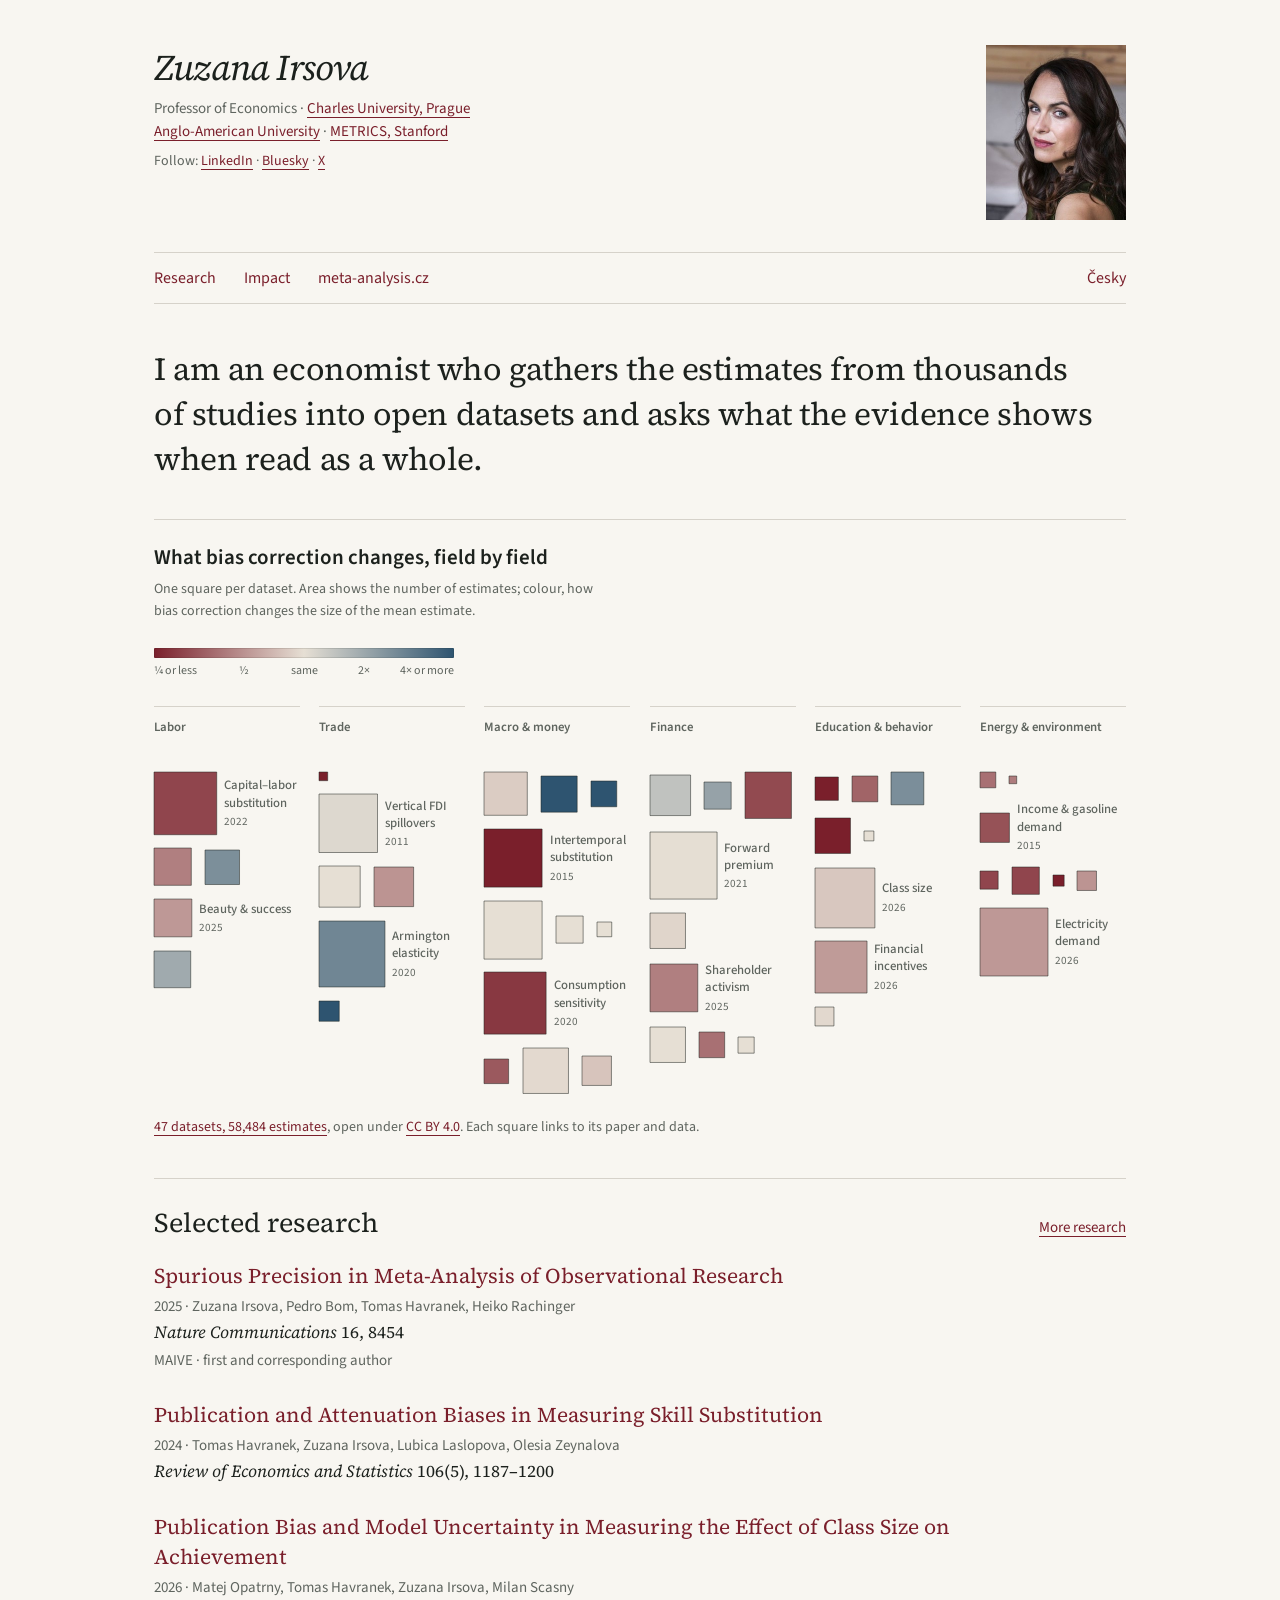
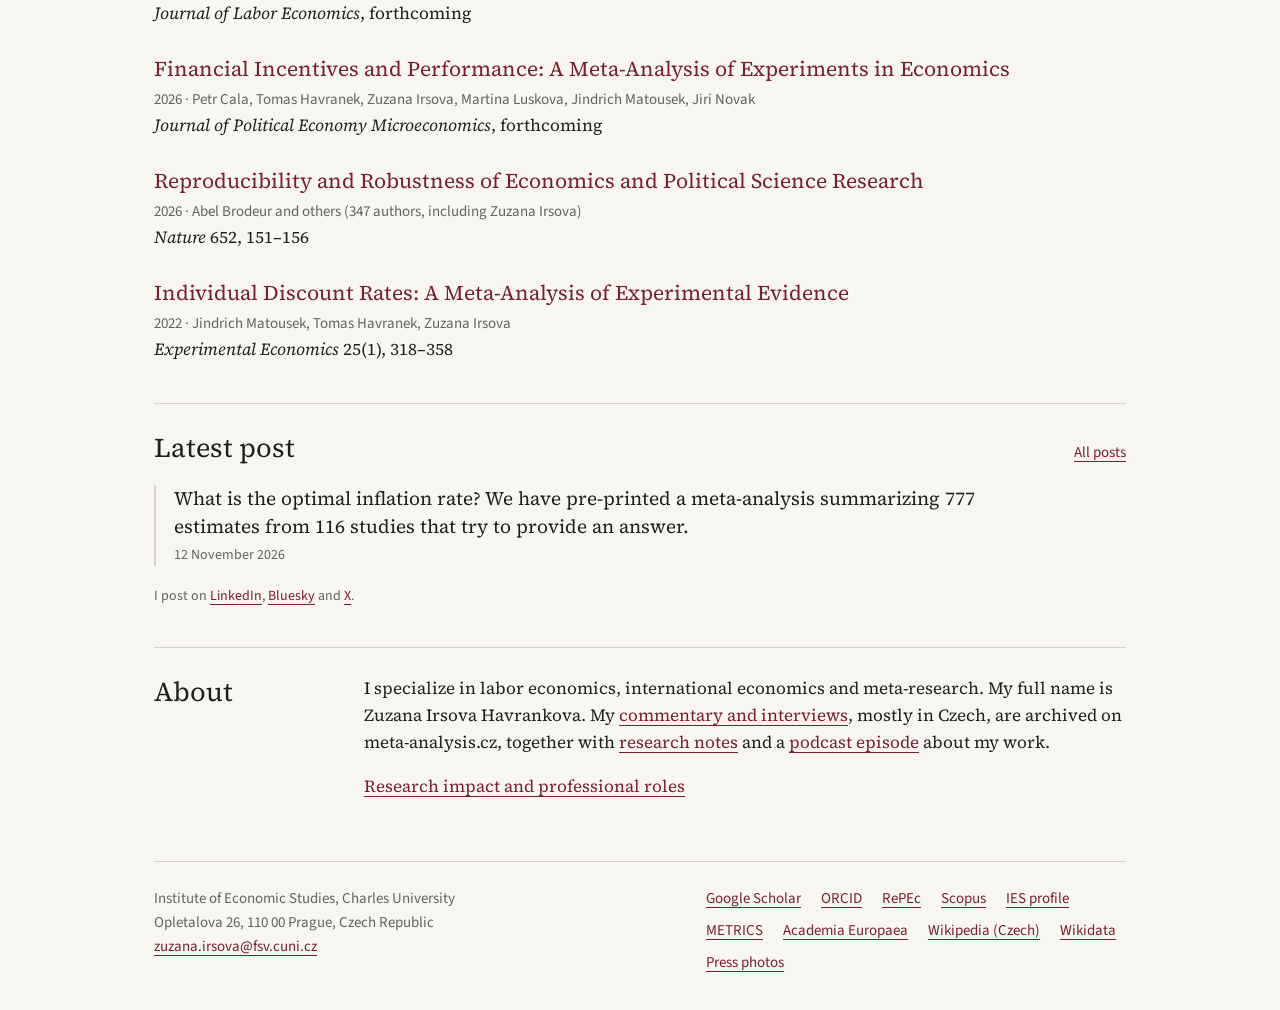
<file: index.html>
<!DOCTYPE html>

<html lang="en">
<head>
<meta charset="utf-8"/>
<meta content="width=device-width, initial-scale=1" name="viewport"/>
<meta content="Professor of Economics at Charles University, Prague. She gathers estimates from thousands of studies into open datasets to ask what the evidence shows." name="description"/>
<title>Zuzana Irsova — Economist, meta-research &amp; open data</title>
<style>
:root{--paper:#f8f6f1;--ink:#1c211d;--grey:#5f655f;--rule:#d6d2ca;--accent:#7a1f2b;--moss:#56653b}*{box-sizing:border-box}body{margin:0;background:var(--paper);color:var(--ink);font-family:'Source Serif 4',Georgia,serif;font-size:17px;line-height:1.6}a{color:var(--accent);text-underline-offset:4px;text-decoration-thickness:1px}a:hover{color:var(--moss)}a:focus-visible{outline:2px solid var(--moss);outline-offset:4px}.skip{position:absolute;top:-80px;left:16px;background:var(--paper);padding:12px;z-index:10}.skip:focus{top:8px}.page{max-width:1040px;padding:0 34px;margin:auto}header{display:grid;grid-template-columns:1fr 140px;gap:32px;padding-top:45px;align-items:start}.identity{min-width:0}.identity-name,h1,h2,h3{font-weight:400;line-height:1.25}.identity-name{font-size:36px;font-style:italic;letter-spacing:-.8px;margin:0 0 8px}.home-link{color:var(--ink);text-decoration:none}.role{font-family:'Source Sans 3',sans-serif;font-size:15px;color:var(--grey);margin:0;line-height:1.5}.email{font-family:'Source Sans 3',sans-serif;font-size:14px;display:inline-block;margin-top:8px}.portrait{width:140px;height:175px;object-fit:cover}.navigation{grid-column:1/-1;border-top:1px solid var(--rule);border-bottom:1px solid var(--rule);padding:6px 0;display:flex;gap:28px;align-items:center;font:16px 'Source Sans 3',sans-serif;white-space:nowrap}.navigation a{padding:8px 0;text-decoration:none}.navigation [aria-current]{text-decoration:underline}.language{margin-left:auto}main{margin-top:43px}.statement{font-size:32px;line-height:1.4;letter-spacing:-.45px;margin:0 0 38px;max-width:940px}section{border-top:1px solid var(--rule);padding-top:27px;margin-top:40px}h1{font-size:36px;margin:0 0 26px}h2{font-size:27px;margin:0 0 21px}h3{font-size:22px;margin:30px 0 15px}.section-head{display:flex;align-items:baseline;justify-content:space-between;gap:20px}.section-head>a,.label,.authors,.jump-links,.project-detail{font-family:'Source Sans 3',sans-serif}.section-head>a{font-size:15px}.papers{list-style:none;margin:0;padding:0;max-width:900px}.papers li{margin-bottom:27px}.paper-title{font-size:21px;line-height:1.4;text-decoration:none}.authors{display:block;color:var(--grey);font-size:15px;line-height:1.5;margin-top:5px}.journal{display:block;font-size:17px}.project-detail{font-size:15px;color:var(--grey)}.reading{max-width:850px}.about{display:grid;grid-template-columns:180px 1fr;gap:30px}.about p{margin-top:0}.jump-links{display:flex;flex-wrap:wrap;gap:8px 22px;font-size:15px}.metrics{font-size:21px}.awards{display:grid;grid-template-columns:65px 1fr;gap:13px 20px}.awards dt{font-family:'Source Sans 3',sans-serif;color:var(--grey)}.awards dd{margin:0}footer{border-top:1px solid var(--rule);padding:25px 0 35px;margin-top:44px;display:flex;justify-content:space-between;gap:30px;font:15px/1.6 'Source Sans 3',sans-serif;color:var(--grey);flex-wrap:wrap}footer p{margin:0}.profiles{display:flex;flex-wrap:wrap;gap:8px 20px;max-width:420px}.machine-link{flex-basis:100%;font-size:13px}.commentary p{max-width:800px}p,li,dd{overflow-wrap:break-word}
@media(max-width:760px){.page{padding:0 20px}header{grid-template-columns:minmax(0,1fr) 82px;gap:20px 14px;padding-top:25px}.portrait{width:82px;height:102.5px}.identity-name{font-size:27px;letter-spacing:-.5px}.role{font-size:13px}.email{font-size:12px;overflow-wrap:anywhere}.navigation{font-size:14px;gap:18px;padding:3px 0}.navigation a{padding:11px 0}.language{margin-left:auto}main{margin-top:30px}.statement{font-size:24px;line-height:1.45;margin-bottom:29px}h1{font-size:30px}h2{font-size:24px}h3{font-size:21px}.paper-title{font-size:19px}.authors{font-size:15px}.journal{font-size:16px}section{margin-top:32px;padding-top:23px}.about{grid-template-columns:1fr;gap:0}.awards{grid-template-columns:45px 1fr;gap:14px}.section-head>a{font-size:14px}footer{flex-direction:column;gap:20px}.metrics{font-size:19px}}
@media(max-width:390px){.page{padding:0 17px}.navigation{gap:10px;font-size:13px}.identity-name{font-size:25px}.role{font-size:12px}.email{font-size:11.5px}}
@media print{nav,.skip{display:none}.page{max-width:none}header{padding-top:0}section,li{break-inside:avoid}}


.data-grid { margin: 0; padding: 0; }
.data-grid-heading { margin: 0 0 .75rem; }
.data-grid-key, .data-grid figcaption { color: var(--muted, #5f655f); font: 400 .875rem/1.6 'Source Sans 3', sans-serif; }
.data-grid-key { margin: 0 0 1.5rem; max-width: 66ch; }
.data-grid-fields { display: grid; grid-template-columns: repeat(6, minmax(0, 1fr)); gap: 1.2rem; }
.data-grid-field { min-width: 0; margin-top: 0; border-top: 1px solid var(--rule, #d6d2ca); padding-top: .65rem; }
.data-grid-field h3 { margin: 0 0 1rem; min-height: 3em; color: var(--muted, #5f655f); font: 600 .8rem/1.45 'Source Sans 3', sans-serif; }
.data-grid-items { display: flex; flex-wrap: wrap; align-content: flex-start; align-items: flex-start; gap: .65rem; }
.data-square { display: inline-flex; align-items: center; justify-content: flex-start; flex: 0 0 auto; min-width: 24px; min-height: 24px; color: var(--accent, #7a1f2b); text-decoration: none; border-radius: 2px; }
.data-square svg { display: block; width: var(--square-side); height: var(--square-side); min-width: 24px; min-height: 24px; flex: 0 0 auto; overflow: visible; }
.data-square rect { fill: currentColor; transition: fill .15s ease; }
.data-square:hover, .data-square:focus-visible { color: var(--moss, #56653b); text-decoration: none; }
.data-square:focus-visible { outline: 2px solid var(--moss, #56653b); outline-offset: 4px; }
.data-square.has-label { flex-basis: 100%; width: 100%; gap: .45rem; }
.data-square-label { min-width: 0; overflow-wrap: anywhere; color: var(--muted, #5f655f); font: 500 .8rem/1.35 'Source Sans 3', sans-serif; }
.data-square-label small { display: block; margin-top: .2em; font-size: .7rem; font-weight: 400; }
.data-grid figcaption { margin-top: 1.4rem; }
.data-grid figcaption a { color: var(--accent, #7a1f2b); }
@media (max-width: 760px) {
  .data-grid-fields { grid-template-columns: minmax(0, 1fr); gap: 1.3rem; }
  .data-grid-field h3 { min-height: 0; margin-bottom: .65rem; }
  .data-grid-items { gap: .85rem; align-items: center; }
  .data-square.has-label { flex-basis: auto; width: auto; max-width: 100%; }
  .data-square-label { max-width: 9rem; font-size: .8rem; }
  .data-square-label small { font-size: .7rem; }
}
@media (prefers-reduced-motion: reduce) { .data-square rect { transition: none; } }
</style><link href="fonts/fonts.css" rel="stylesheet"/><link href="favicon-192.png" rel="icon" sizes="192x192" type="image/png"/><link href="apple-touch-icon.png" rel="apple-touch-icon" sizes="180x180"/><link href="llms.txt" rel="describedby"/><meta content="94C8D06EAF1F08DFF71A7CD08EF206DE" name="msvalidate.01"/><style>
.data-square-label{overflow-wrap:normal;word-break:normal;hyphens:manual}
.data-square{position:relative}
.data-square,.data-square svg{min-width:0;min-height:0}.data-grid-items{gap:.85rem;align-items:center}.data-square::after{content:"";position:absolute;left:50%;top:50%;width:max(100%,26px);height:max(100%,26px);transform:translate(-50%,-50%)}.data-square.has-label::after{width:100%;height:100%}
.data-grid-examples{display:none}
.data-square rect{fill:var(--fill,var(--accent));stroke:rgba(28,33,29,.5);stroke-width:1px;vector-effect:non-scaling-stroke}.data-square:hover rect,.data-square:focus-visible rect{stroke:var(--ink);stroke-width:2px;stroke-dasharray:none}
.data-grid-legend{display:grid;grid-template-columns:minmax(0,300px);row-gap:5px;align-items:center;margin:0 0 26px;font:13px/1.4 'Source Sans 3',sans-serif;color:var(--grey)}.legend-bar{height:10px;border-radius:1px;box-shadow:inset 0 0 0 1px rgba(28,33,29,.12)}.legend-ticks{display:flex;justify-content:space-between;font-size:12px}.legend-ticks span{flex:1;text-align:center}.legend-ticks span:first-child{text-align:left}.legend-ticks span:last-child{text-align:right}
.data-grid{border-top:1px solid var(--rule);padding-top:24px}
.data-grid-heading{font:600 21px/1.3 'Source Sans 3',sans-serif;letter-spacing:0;color:var(--ink);margin:0 0 6px}
.data-grid-key{margin-bottom:26px}
.role a{white-space:nowrap}.follow{margin:8px 0 0;font:14px/1.5 'Source Sans 3',sans-serif;color:var(--grey)}.follow a{text-decoration-thickness:1px}@media(max-width:760px){.follow a,.post-networks a{display:inline-block;padding:10px 6px;margin:-10px -6px;min-width:24px;text-align:center}}
.journal{font-variant-numeric:lining-nums}
@media(min-width:761px) and (max-width:1000px){.data-grid-fields{grid-template-columns:repeat(3,minmax(0,1fr));row-gap:1.8rem}.data-grid-field h3{min-height:0}}
@media(max-width:760px){.data-grid-legend{grid-template-columns:minmax(0,1fr)}.data-grid{padding-top:20px}.data-grid-heading{font-size:18px}.data-grid-key{margin-bottom:20px}.data-square-label{display:none}.data-square.has-label{flex-basis:auto;width:auto}.data-grid-items{gap:1rem;align-items:center}.data-grid-examples{display:block;margin:.7rem 0 0;color:var(--grey);font:400 .8rem/1.45 'Source Sans 3',sans-serif}.data-grid-fields{gap:1.1rem}.navigation a{padding-inline:5px;margin-inline:-5px}.email{font-size:13px}}
@media(max-width:390px){.role{font-size:13px}.email{font-size:12.5px}}

.post-list{list-style:none;margin:0;padding:0;max-width:850px}
.post-list li{margin:0 0 20px;padding-left:18px;border-left:2px solid var(--rule)}
.post-quote{display:block;color:var(--ink);text-decoration:none;font-size:19px;line-height:1.45}
.post-quote:hover{color:var(--accent)}
.post-meta{display:block;margin-top:4px;color:var(--grey);font:14px/1.5 'Source Sans 3',sans-serif}
.post-networks{margin:2px 0 0;color:var(--grey);font:14px/1.5 'Source Sans 3',sans-serif}
@media(max-width:760px){.post-quote{font-size:17px}.post-list li{padding-left:14px}}
</style><link href="https://www.irsova.com/" rel="canonical"/><link href="https://www.irsova.com/" hreflang="en" rel="alternate"/><link href="https://www.irsova.com/cs/" hreflang="cs" rel="alternate"/><link href="https://www.irsova.com/" hreflang="x-default" rel="alternate"/><meta content="Zuzana Irsova — Economist, meta-research &amp; open data" property="og:title"/><meta content="Professor of Economics at Charles University, Prague. She gathers estimates from thousands of studies into open datasets to ask what the evidence shows." property="og:description"/><meta content="https://www.irsova.com/" property="og:url"/><meta content="https://www.irsova.com/photo.jpg" property="og:image"/><meta content="Zuzana Irsova" property="og:image:alt"/><meta content="800" property="og:image:width"/><meta content="1000" property="og:image:height"/><meta content="en_GB" property="og:locale"/><meta content="cs_CZ" property="og:locale:alternate"/><meta content="website" property="og:type"/><meta content="Zuzana Irsova" property="og:site_name"/><meta content="#f8f6f1" name="theme-color"/><script type="application/ld+json">{
  "@context": "https://schema.org",
  "@type": "ProfilePage",
  "@id": "https://www.irsova.com/#profile",
  "url": "https://www.irsova.com/",
  "name": "Zuzana Irsova — Economist, meta-research & open data",
  "description": "Professor of Economics at Charles University, Prague. She gathers estimates from thousands of studies into open datasets to ask what the evidence shows.",
  "inLanguage": "en",
  "mainEntity": {
    "@type": "Person",
    "@id": "https://www.irsova.com/#person",
    "url": "https://www.irsova.com/",
    "name": "Zuzana Irsova",
    "alternateName": [
      "Zuzana Iršová",
      "Zuzana Iršová Havránková",
      "Zuzana Havránková"
    ],
    "honorificPrefix": "Prof.",
    "jobTitle": "Professor of Economics",
    "email": "zuzana.irsova@fsv.cuni.cz",
    "image": [
      "https://www.irsova.com/photo.jpg",
      {
        "@type": "ImageObject",
        "contentUrl": "https://tjhavranek.github.io/media/photos/zuzana-irsova-havrankova-portrait-2024.jpg",
        "caption": "Zuzana Irsova, portrait, 2024",
        "acquireLicensePage": "https://meta-analysis.cz/about/photos/",
        "license": "https://creativecommons.org/licenses/by/4.0/"
      },
      {
        "@type": "ImageObject",
        "contentUrl": "https://tjhavranek.github.io/media/photos/zuzana-irsova-havrankova-2024.jpg",
        "caption": "Zuzana Irsova, 2024",
        "acquireLicensePage": "https://meta-analysis.cz/about/photos/",
        "license": "https://creativecommons.org/licenses/by/4.0/"
      },
      {
        "@type": "ImageObject",
        "contentUrl": "https://tjhavranek.github.io/media/photos/zuzana-irsova-havrankova-professorship-karolinum-2025.jpg",
        "caption": "Zuzana Irsova at the appointment of new professors, Karolinum, 2025",
        "acquireLicensePage": "https://meta-analysis.cz/about/photos/",
        "license": "https://creativecommons.org/licenses/by/4.0/"
      }
    ],
    "worksFor": {
      "@type": "Organization",
      "name": "Charles University",
      "url": "https://cuni.cz/",
      "department": {
        "@type": "Organization",
        "name": "Institute of Economic Studies"
      }
    },
    "affiliation": [
      {
        "@type": "Organization",
        "name": "Charles University",
        "url": "https://cuni.cz/",
        "department": {
          "@type": "Organization",
          "name": "Institute of Economic Studies"
        }
      },
      {
        "@type": "Organization",
        "name": "Anglo-American University",
        "url": "https://www.aauni.edu/"
      },
      {
        "@type": "Organization",
        "name": "Meta-Research Innovation Center at Stanford (METRICS)",
        "url": "https://metrics.stanford.edu/"
      }
    ],
    "memberOf": {
      "@type": "Organization",
      "name": "Academia Europaea",
      "url": "https://www.ae-info.org/"
    },
    "alumniOf": [
      {
        "@type": "Organization",
        "name": "Charles University"
      }
    ],
    "sameAs": [
      "https://orcid.org/0000-0002-0753-8124",
      "https://scholar.google.com/citations?user=LaHrICUAAAAJ",
      "https://ideas.repec.org/e/pir23.html",
      "https://www.wikidata.org/wiki/Q41799025",
      "https://cs.wikipedia.org/wiki/Zuzana_Havr%C3%A1nkov%C3%A1",
      "https://ies.fsv.cuni.cz/en/contacts/institute-members/73504033",
      "https://www.ae-info.org/ae/Member/Havrankova_Zuzana",
      "https://metrics.stanford.edu/people/zuzana-irsova",
      "https://www.scopus.com/authid/detail.uri?authorId=37080793200",
      "https://www.linkedin.com/in/zuzanairsova/",
      "https://bsky.app/profile/irsova.bsky.social",
      "https://x.com/zuzanairsova"
    ],
    "award": [
      "Top Women Scientists in Czechia, Forbes Czechia (2025)",
      "Editors' Prize for the best paper published in Experimental Economics in 2022, Economic Science Association (2024), with Jindrich Matousek and Tomas Havranek",
      "Elected member, Academia Europaea (2023)",
      "Listed among the most influential women in Czech finance, #FinZeny (2022)",
      "Katerina Smidkova Award for exceptionally high-quality publications, Czech Economic Society (2018)",
      "Selected for the Lindau Nobel Laureate Meeting in economic sciences, Lindau Nobel Laureate Meetings (2017)",
      "Economic Research Award, Czech National Bank (2015), with Tomas Havranek, Roman Horvath and Marek Rusnak",
      "Governor's Award for the best dissertation relevant to monetary policy and financial stability, first place, National Bank of Slovakia (2015)",
      "Minister of Education's Prize for outstanding students and graduates, Ministry of Education, Youth and Sports of the Czech Republic (2013)",
      "Medal for Research on Development, first place, Global Development Network (2010), with Tomas Havranek"
    ],
    "knowsAbout": [
      "Meta-analysis",
      "Publication bias",
      "Meta-research",
      "Labor economics",
      "International economics"
    ]
  },
  "dateModified": "2026-11-13"
}</script></head>
<body><a class="skip" href="#main">Skip to content</a><div class="page"><header><div class="identity"><h1 class="identity-name"><a aria-current="page" class="home-link" href="./">Zuzana Irsova</a></h1><p class="role">Professor of Economics · <a href="https://ies.fsv.cuni.cz/en/contacts/institute-members/73504033">Charles University, Prague</a><br/><a href="https://www.aauni.edu/directory/doc-phdr-zuzana-havrankova-ph-d/">Anglo-American University</a> · <a href="https://metrics.stanford.edu/people/zuzana-irsova">METRICS, Stanford</a></p><p class="follow">Follow: <a href="https://www.linkedin.com/in/zuzanairsova/" rel="me">LinkedIn</a><span aria-hidden="true"> · </span><a href="https://bsky.app/profile/irsova.bsky.social" rel="me">Bluesky</a><span aria-hidden="true"> · </span><a href="https://x.com/zuzanairsova" rel="me">X</a></p></div><img alt="Zuzana Irsova" class="portrait" decoding="async" height="175" sizes="(max-width:760px) 82px, 140px" src="photo-480.jpg" srcset="photo-480.jpg 280w, photo.jpg 800w" width="140"/><nav aria-label="Main navigation" class="navigation"><a href="research/">Research</a><a href="impact/">Impact</a><a href="https://meta-analysis.cz/">meta-analysis.cz</a><a class="language" href="cs/" hreflang="cs" lang="cs">Česky</a></nav></header><main id="main"><p class="statement">I am an economist who gathers the estimates from thousands of studies into open datasets and asks what the evidence shows when read as a whole.</p><figure aria-describedby="data-grid-caption-en" aria-labelledby="data-grid-heading-en" class="data-grid">
<h2 class="data-grid-heading" id="data-grid-heading-en">What bias correction changes, field by field</h2>
<p class="data-grid-key">One square per dataset. Area shows the number of estimates; colour, how bias correction changes the size of the mean estimate.</p>
<div aria-hidden="true" class="data-grid-legend"><span class="legend-bar" style="background:linear-gradient(90deg,#7a1f2b,#b07f80 25%,#e6dfd4 50%,#8a9aa2 75%,#2e5470)"></span><span class="legend-ticks"><span>¼ or less</span><span>½</span><span>same</span><span>2×</span><span>4× or more</span></span></div>
<div class="data-grid-fields">
<section aria-labelledby="data-field-labour-en" class="data-grid-field">
<h3 id="data-field-labour-en">Labor</h3>
<div class="data-grid-items">
<a aria-describedby="square-sigma-en-desc" aria-labelledby="square-sigma-en-title" class="data-square has-label" data-dataset="sigma" data-estimates="3186" data-year="2022" href="https://meta-analysis.cz/sigma/" style="--square-side:62.73px;--fill:#90454d"><svg aria-describedby="square-sigma-en-desc" aria-labelledby="square-sigma-en-title" height="62.73" role="img" viewbox="0 0 100 100" width="62.73" xmlns="http://www.w3.org/2000/svg"><title id="square-sigma-en-title">Capital-Labor Substitution: 3,186 estimates, 2022; corrected mean 67% closer to zero</title><desc id="square-sigma-en-desc">Open the paper and dataset.</desc><rect height="100" width="100"></rect></svg>
<span aria-hidden="true" class="data-square-label">Capital–labor substitution<small>2022</small></span>
</a>
<a aria-describedby="square-frisch-en-desc" aria-labelledby="square-frisch-en-title" class="data-square" data-dataset="frisch" data-estimates="1128" data-year="2023" href="https://meta-analysis.cz/frisch/" style="--square-side:37.32px;--fill:#b07f80"><svg aria-describedby="square-frisch-en-desc" aria-labelledby="square-frisch-en-title" height="37.32" role="img" viewbox="0 0 100 100" width="37.32" xmlns="http://www.w3.org/2000/svg"><title id="square-frisch-en-title">Intertemporal Substitution in Labor Supply: 1,128 estimates, 2023; corrected mean 50% closer to zero</title><desc id="square-frisch-en-desc">Open the paper and dataset.</desc><rect height="100" width="100"></rect></svg>
</a>
<a aria-describedby="square-skill-en-desc" aria-labelledby="square-skill-en-title" class="data-square" data-dataset="skill" data-estimates="965" data-year="2024" href="https://meta-analysis.cz/skill/" style="--square-side:34.52px;--fill:#7c8f9a"><svg aria-describedby="square-skill-en-desc" aria-labelledby="square-skill-en-title" height="34.52" role="img" viewbox="0 0 100 100" width="34.52" xmlns="http://www.w3.org/2000/svg"><title id="square-skill-en-title">Skilled-Unskilled Labor Substitution: 965 estimates, 2024; corrected mean 122% further from zero</title><desc id="square-skill-en-desc">Open the paper and dataset.</desc><rect height="100" width="100"></rect></svg>
</a>
<a aria-describedby="square-beauty-en-desc" aria-labelledby="square-beauty-en-title" class="data-square has-label" data-dataset="beauty" data-estimates="1159" data-year="2025" href="https://meta-analysis.cz/beauty/" style="--square-side:37.83px;--fill:#be9896"><svg aria-describedby="square-beauty-en-desc" aria-labelledby="square-beauty-en-title" height="37.83" role="img" viewbox="0 0 100 100" width="37.83" xmlns="http://www.w3.org/2000/svg"><title id="square-beauty-en-title">Beauty and Professional Success: 1,159 estimates, 2025; corrected mean 40% closer to zero</title><desc id="square-beauty-en-desc">Open the paper and dataset.</desc><rect height="100" width="100"></rect></svg>
<span aria-hidden="true" class="data-square-label">Beauty &amp; success<small>2025</small></span>
</a>
<a aria-describedby="square-migrant-en-desc" aria-labelledby="square-migrant-en-title" class="data-square" data-dataset="migrant" data-estimates="1091" data-year="2026" href="https://meta-analysis.cz/migrant/" style="--square-side:36.71px;--fill:#a0aaae"><svg aria-describedby="square-migrant-en-desc" aria-labelledby="square-migrant-en-title" height="36.71" role="img" viewbox="0 0 100 100" width="36.71" xmlns="http://www.w3.org/2000/svg"><title id="square-migrant-en-title">Native and Immigrant Labor Substitution: 1,091 estimates, 2026; corrected mean 69% further from zero</title><desc id="square-migrant-en-desc">Open the paper and dataset.</desc><rect height="100" width="100"></rect></svg>
</a>
</div>
<p aria-hidden="true" class="data-grid-examples">Largest: Capital–labor substitution, Beauty &amp; success</p>
</section>
<section aria-labelledby="data-field-trade-en" class="data-grid-field">
<h3 id="data-field-trade-en">Trade</h3>
<div class="data-grid-items">
<a aria-describedby="square-euro-en-desc" aria-labelledby="square-euro-en-title" class="data-square" data-dataset="euro" data-estimates="61" data-year="2010" href="https://meta-analysis.cz/euro/" style="--square-side:8.68px;--fill:#7a1f2b"><svg aria-describedby="square-euro-en-desc" aria-labelledby="square-euro-en-title" height="8.68" role="img" viewbox="0 0 100 100" width="8.68" xmlns="http://www.w3.org/2000/svg"><title id="square-euro-en-title">Euro Adoption and Trade: 61 estimates, 2010; corrected mean 76% closer to zero</title><desc id="square-euro-en-desc">Open the paper and dataset.</desc><rect height="100" width="100"></rect></svg>
</a>
<a aria-describedby="square-spillovers-en-desc" aria-labelledby="square-spillovers-en-title" class="data-square has-label" data-dataset="spillovers" data-estimates="2772" data-year="2011" href="https://meta-analysis.cz/spillovers/" style="--square-side:58.51px;--fill:#ddd8cf"><svg aria-describedby="square-spillovers-en-desc" aria-labelledby="square-spillovers-en-title" height="58.51" role="img" viewbox="0 0 100 100" width="58.51" xmlns="http://www.w3.org/2000/svg"><title id="square-spillovers-en-title">Vertical Spillovers from FDI: 2,772 estimates, 2011; corrected mean 7% further from zero</title><desc id="square-spillovers-en-desc">Open the paper and dataset.</desc><rect height="100" width="100"></rect></svg>
<span aria-hidden="true" class="data-square-label">Vertical FDI spillovers<small>2011</small></span>
</a>
<a aria-describedby="square-bma-en-desc" aria-labelledby="square-bma-en-title" class="data-square" data-dataset="bma" data-estimates="1373" data-year="2013" href="https://meta-analysis.cz/bma/" style="--square-side:41.18px;--fill:#e6dfd4"><svg aria-describedby="square-bma-en-desc" aria-labelledby="square-bma-en-title" height="41.18" role="img" viewbox="0 0 100 100" width="41.18" xmlns="http://www.w3.org/2000/svg"><title id="square-bma-en-title">Horizontal Spillovers from FDI: 1,373 estimates, 2013; correction leaves the mean unchanged</title><desc id="square-bma-en-desc">Open the paper and dataset.</desc><rect height="100" width="100"></rect></svg>
</a>
<a aria-describedby="square-border-en-desc" aria-labelledby="square-border-en-title" class="data-square" data-dataset="border" data-estimates="1271" data-year="2017" href="https://meta-analysis.cz/border/" style="--square-side:39.62px;--fill:#bc9492"><svg aria-describedby="square-border-en-desc" aria-labelledby="square-border-en-title" height="39.62" role="img" viewbox="0 0 100 100" width="39.62" xmlns="http://www.w3.org/2000/svg"><title id="square-border-en-title">National Borders and Trade: 1,271 estimates, 2017; corrected mean 42% closer to zero</title><desc id="square-border-en-desc">Open the paper and dataset.</desc><rect height="100" width="100"></rect></svg>
</a>
<a aria-describedby="square-armington-en-desc" aria-labelledby="square-armington-en-title" class="data-square has-label" data-dataset="armington" data-estimates="3524" data-year="2020" href="https://meta-analysis.cz/armington/" style="--square-side:65.97px;--fill:#708694"><svg aria-describedby="square-armington-en-desc" aria-labelledby="square-armington-en-title" height="65.97" role="img" viewbox="0 0 100 100" width="65.97" xmlns="http://www.w3.org/2000/svg"><title id="square-armington-en-title">Armington Elasticity: 3,524 estimates, 2020; corrected mean 144% further from zero</title><desc id="square-armington-en-desc">Open the paper and dataset.</desc><rect height="100" width="100"></rect></svg>
<span aria-hidden="true" class="data-square-label">Armington elasticity<small>2020</small></span>
</a>
<a aria-describedby="square-fdi-en-desc" aria-labelledby="square-fdi-en-title" class="data-square" data-dataset="fdi" data-estimates="332" data-year="2020" href="https://meta-analysis.cz/fdi/" style="--square-side:20.25px;--fill:#2e5470"><svg aria-describedby="square-fdi-en-desc" aria-labelledby="square-fdi-en-title" height="20.25" role="img" viewbox="0 0 100 100" width="20.25" xmlns="http://www.w3.org/2000/svg"><title id="square-fdi-en-title">FDI Spillovers in the Czech Republic: 332 estimates, 2020; corrected mean 826% further from zero, and its sign flips</title><desc id="square-fdi-en-desc">Open the paper and dataset.</desc><rect height="100" width="100"></rect></svg>
</a>
</div>
<p aria-hidden="true" class="data-grid-examples">Largest: Vertical FDI spillovers, Armington elasticity</p>
</section>
<section aria-labelledby="data-field-macro-en" class="data-grid-field">
<h3 id="data-field-macro-en">Macro &amp; money</h3>
<div class="data-grid-items">
<a aria-describedby="square-lags-en-desc" aria-labelledby="square-lags-en-title" class="data-square" data-dataset="lags" data-estimates="1519" data-year="2013" href="https://meta-analysis.cz/lags/" style="--square-side:43.31px;--fill:#dbccc3"><svg aria-describedby="square-lags-en-desc" aria-labelledby="square-lags-en-title" height="43.31" role="img" viewbox="0 0 100 100" width="43.31" xmlns="http://www.w3.org/2000/svg"><title id="square-lags-en-title">Transmission Lags of Monetary Policy: 1,519 estimates, 2013; corrected mean 13% closer to zero</title><desc id="square-lags-en-desc">Open the paper and dataset.</desc><rect height="100" width="100"></rect></svg>
</a>
<a aria-describedby="square-price_puzzle-en-desc" aria-labelledby="square-price_puzzle-en-title" class="data-square" data-dataset="price_puzzle" data-estimates="1060" data-year="2013" href="https://meta-analysis.cz/price_puzzle/" style="--square-side:36.18px;--fill:#2e5470"><svg aria-describedby="square-price_puzzle-en-desc" aria-labelledby="square-price_puzzle-en-title" height="36.18" role="img" viewbox="0 0 100 100" width="36.18" xmlns="http://www.w3.org/2000/svg"><title id="square-price_puzzle-en-title">The Price Puzzle: 1,060 estimates, 2013; corrected mean 394% further from zero</title><desc id="square-price_puzzle-en-desc">Open the paper and dataset.</desc><rect height="100" width="100"></rect></svg>
</a>
<a aria-describedby="square-reforms-en-desc" aria-labelledby="square-reforms-en-title" class="data-square" data-dataset="reforms" data-estimates="537" data-year="2014" href="https://meta-analysis.cz/reforms/" style="--square-side:25.75px;--fill:#2e5470"><svg aria-describedby="square-reforms-en-desc" aria-labelledby="square-reforms-en-title" height="25.75" role="img" viewbox="0 0 100 100" width="25.75" xmlns="http://www.w3.org/2000/svg"><title id="square-reforms-en-title">Structural Reforms and Economic Growth: 537 estimates, 2014; corrected mean 631% further from zero</title><desc id="square-reforms-en-desc">Open the paper and dataset.</desc><rect height="100" width="100"></rect></svg>
</a>
<a aria-describedby="square-eis-en-desc" aria-labelledby="square-eis-en-title" class="data-square has-label" data-dataset="eis" data-estimates="2735" data-year="2015" href="https://meta-analysis.cz/eis/" style="--square-side:58.12px;--fill:#7a1f2b"><svg aria-describedby="square-eis-en-desc" aria-labelledby="square-eis-en-title" height="58.12" role="img" viewbox="0 0 100 100" width="58.12" xmlns="http://www.w3.org/2000/svg"><title id="square-eis-en-title">Elasticity of Intertemporal Substitution: 2,735 estimates, 2015; corrected mean 97% closer to zero</title><desc id="square-eis-en-desc">Open the paper and dataset.</desc><rect height="100" width="100"></rect></svg>
<span aria-hidden="true" class="data-square-label">Intertemporal substitution<small>2015</small></span>
</a>
<a aria-describedby="square-substitution-en-desc" aria-labelledby="square-substitution-en-title" class="data-square" data-dataset="substitution" data-estimates="2735" data-year="2015" href="https://meta-analysis.cz/substitution/" style="--square-side:58.12px;--fill:#e6dfd4"><svg aria-describedby="square-substitution-en-desc" aria-labelledby="square-substitution-en-title" height="58.12" role="img" viewbox="0 0 100 100" width="58.12" xmlns="http://www.w3.org/2000/svg"><title id="square-substitution-en-title">Cross-Country Heterogeneity in Intertemporal Substitution: 2,735 estimates, 2015</title><desc id="square-substitution-en-desc">Open the paper and dataset.</desc><rect height="100" width="100"></rect></svg>
</a>
<a aria-describedby="square-habits-en-desc" aria-labelledby="square-habits-en-title" class="data-square" data-dataset="habits" data-estimates="597" data-year="2017" href="https://meta-analysis.cz/habits/" style="--square-side:27.15px;--fill:#e6dfd4"><svg aria-describedby="square-habits-en-desc" aria-labelledby="square-habits-en-title" height="27.15" role="img" viewbox="0 0 100 100" width="27.15" xmlns="http://www.w3.org/2000/svg"><title id="square-habits-en-title">Habit Formation in Consumption: 597 estimates, 2017; correction leaves the mean unchanged</title><desc id="square-habits-en-desc">Open the paper and dataset.</desc><rect height="100" width="100"></rect></svg>
</a>
<a aria-describedby="square-cbequity-en-desc" aria-labelledby="square-cbequity-en-title" class="data-square" data-dataset="cbequity" data-estimates="176" data-year="2020" href="https://meta-analysis.cz/cbequity/" style="--square-side:14.74px;--fill:#e6dfd4"><svg aria-describedby="square-cbequity-en-desc" aria-labelledby="square-cbequity-en-title" height="14.74" role="img" viewbox="0 0 100 100" width="14.74" xmlns="http://www.w3.org/2000/svg"><title id="square-cbequity-en-title">Central Bank Equity and Monetary Policy: 176 estimates, 2020</title><desc id="square-cbequity-en-desc">Open the paper and dataset.</desc><rect height="100" width="100"></rect></svg>
</a>
<a aria-describedby="square-excess_sensitivity-en-desc" aria-labelledby="square-excess_sensitivity-en-title" class="data-square has-label" data-dataset="excess_sensitivity" data-estimates="3127" data-year="2020" href="https://meta-analysis.cz/excess_sensitivity/" style="--square-side:62.14px;--fill:#883841"><svg aria-describedby="square-excess_sensitivity-en-desc" aria-labelledby="square-excess_sensitivity-en-title" height="62.14" role="img" viewbox="0 0 100 100" width="62.14" xmlns="http://www.w3.org/2000/svg"><title id="square-excess_sensitivity-en-title">Excess Sensitivity of Consumption: 3,127 estimates, 2020; corrected mean 70% closer to zero</title><desc id="square-excess_sensitivity-en-desc">Open the paper and dataset.</desc><rect height="100" width="100"></rect></svg>
<span aria-hidden="true" class="data-square-label">Consumption sensitivity<small>2020</small></span>
</a>
<a aria-describedby="square-remittances-en-desc" aria-labelledby="square-remittances-en-title" class="data-square" data-dataset="remittances" data-estimates="490" data-year="2020" href="https://meta-analysis.cz/remittances/" style="--square-side:24.6px;--fill:#9b595e"><svg aria-describedby="square-remittances-en-desc" aria-labelledby="square-remittances-en-title" height="24.6" role="img" viewbox="0 0 100 100" width="24.6" xmlns="http://www.w3.org/2000/svg"><title id="square-remittances-en-title">Remittances and Economic Growth: 490 estimates, 2020; corrected mean 62% closer to zero</title><desc id="square-remittances-en-desc">Open the paper and dataset.</desc><rect height="100" width="100"></rect></svg>
</a>
<a aria-describedby="square-house_prices-en-desc" aria-labelledby="square-house_prices-en-title" class="data-square" data-dataset="house_prices" data-estimates="1674" data-year="2023" href="https://meta-analysis.cz/house_prices/" style="--square-side:45.47px;--fill:#e3d9cf"><svg aria-describedby="square-house_prices-en-desc" aria-labelledby="square-house_prices-en-title" height="45.47" role="img" viewbox="0 0 100 100" width="45.47" xmlns="http://www.w3.org/2000/svg"><title id="square-house_prices-en-title">Monetary Policy and House Prices: 1,674 estimates, 2023; corrected mean 4% closer to zero</title><desc id="square-house_prices-en-desc">Open the paper and dataset.</desc><rect height="100" width="100"></rect></svg>
</a>
<a aria-describedby="square-inflation-en-desc" aria-labelledby="square-inflation-en-title" class="data-square" data-dataset="inflation" data-estimates="702" data-year="2026" href="https://meta-analysis.cz/inflation/" style="--square-side:29.44px;--fill:#d7c4bc"><svg aria-describedby="square-inflation-en-desc" aria-labelledby="square-inflation-en-title" height="29.44" role="img" viewbox="0 0 100 100" width="29.44" xmlns="http://www.w3.org/2000/svg"><title id="square-inflation-en-title">Optimal Inflation Rate: 702 estimates, 2026; corrected mean 18% closer to zero</title><desc id="square-inflation-en-desc">Open the paper and dataset.</desc><rect height="100" width="100"></rect></svg>
</a>
</div>
<p aria-hidden="true" class="data-grid-examples">Largest: Intertemporal substitution, Consumption sensitivity</p>
</section>
<section aria-labelledby="data-field-finance-en" class="data-grid-field">
<h3 id="data-field-finance-en">Finance</h3>
<div class="data-grid-items">
<a aria-describedby="square-finance_growth-en-desc" aria-labelledby="square-finance_growth-en-title" class="data-square" data-dataset="finance_growth" data-estimates="1334" data-year="2015" href="https://meta-analysis.cz/finance_growth/" style="--square-side:40.59px;--fill:#c0c2bf"><svg aria-describedby="square-finance_growth-en-desc" aria-labelledby="square-finance_growth-en-title" height="40.59" role="img" viewbox="0 0 100 100" width="40.59" xmlns="http://www.w3.org/2000/svg"><title id="square-finance_growth-en-title">Financial Development and Economic Growth: 1,334 estimates, 2015; corrected mean 33% further from zero</title><desc id="square-finance_growth-en-desc">Open the paper and dataset.</desc><rect height="100" width="100"></rect></svg>
</a>
<a aria-describedby="square-competition-en-desc" aria-labelledby="square-competition-en-title" class="data-square" data-dataset="competition" data-estimates="598" data-year="2016" href="https://meta-analysis.cz/competition/" style="--square-side:27.18px;--fill:#96a2a8"><svg aria-describedby="square-competition-en-desc" aria-labelledby="square-competition-en-title" height="27.18" role="img" viewbox="0 0 100 100" width="27.18" xmlns="http://www.w3.org/2000/svg"><title id="square-competition-en-title">Bank Competition and Financial Stability: 598 estimates, 2016; corrected mean 83% further from zero, and its sign flips</title><desc id="square-competition-en-desc">Open the paper and dataset.</desc><rect height="100" width="100"></rect></svg>
</a>
<a aria-describedby="square-size-en-desc" aria-labelledby="square-size-en-title" class="data-square" data-dataset="size" data-estimates="1746" data-year="2019" href="https://meta-analysis.cz/size/" style="--square-side:46.44px;--fill:#924a50"><svg aria-describedby="square-size-en-desc" aria-labelledby="square-size-en-title" height="46.44" role="img" viewbox="0 0 100 100" width="46.44" xmlns="http://www.w3.org/2000/svg"><title id="square-size-en-title">Firm Size and Stock Returns: 1,746 estimates, 2019; corrected mean 66% closer to zero</title><desc id="square-size-en-desc">Open the paper and dataset.</desc><rect height="100" width="100"></rect></svg>
</a>
<a aria-describedby="square-forward-en-desc" aria-labelledby="square-forward-en-title" class="data-square has-label" data-dataset="forward" data-estimates="3643" data-year="2021" href="https://meta-analysis.cz/forward/" style="--square-side:67.08px;--fill:#e5ded3"><svg aria-describedby="square-forward-en-desc" aria-labelledby="square-forward-en-title" height="67.08" role="img" viewbox="0 0 100 100" width="67.08" xmlns="http://www.w3.org/2000/svg"><title id="square-forward-en-title">Forward Premium Puzzle: 3,643 estimates, 2021; corrected mean 1% further from zero, and its sign flips</title><desc id="square-forward-en-desc">Open the paper and dataset.</desc><rect height="100" width="100"></rect></svg>
<span aria-hidden="true" class="data-square-label">Forward premium<small>2021</small></span>
</a>
<a aria-describedby="square-hedge-en-desc" aria-labelledby="square-hedge-en-title" class="data-square" data-dataset="hedge" data-estimates="1019" data-year="2024" href="https://meta-analysis.cz/hedge/" style="--square-side:35.48px;--fill:#e0d5cb"><svg aria-describedby="square-hedge-en-desc" aria-labelledby="square-hedge-en-title" height="35.48" role="img" viewbox="0 0 100 100" width="35.48" xmlns="http://www.w3.org/2000/svg"><title id="square-hedge-en-title">Hedge Fund Performance: 1,019 estimates, 2024; corrected mean 7% closer to zero</title><desc id="square-hedge-en-desc">Open the paper and dataset.</desc><rect height="100" width="100"></rect></svg>
</a>
<a aria-describedby="square-activism-en-desc" aria-labelledby="square-activism-en-title" class="data-square has-label" data-dataset="activism" data-estimates="1851" data-year="2025" href="https://meta-analysis.cz/activism/" style="--square-side:47.81px;--fill:#b07f80"><svg aria-describedby="square-activism-en-desc" aria-labelledby="square-activism-en-title" height="47.81" role="img" viewbox="0 0 100 100" width="47.81" xmlns="http://www.w3.org/2000/svg"><title id="square-activism-en-title">Shareholder Activism and Firm Value: 1,851 estimates, 2025; corrected mean 50% closer to zero</title><desc id="square-activism-en-desc">Open the paper and dataset.</desc><rect height="100" width="100"></rect></svg>
<span aria-hidden="true" class="data-square-label">Shareholder activism<small>2025</small></span>
</a>
<a aria-describedby="square-alphas-en-desc" aria-labelledby="square-alphas-en-title" class="data-square" data-dataset="alphas" data-estimates="1019" data-year="2026" href="https://meta-analysis.cz/alphas/" style="--square-side:35.48px;--fill:#e6dfd4"><svg aria-describedby="square-alphas-en-desc" aria-labelledby="square-alphas-en-title" height="35.48" role="img" viewbox="0 0 100 100" width="35.48" xmlns="http://www.w3.org/2000/svg"><title id="square-alphas-en-title">Heterogeneity in Hedge Fund Performance: 1,019 estimates, 2026</title><desc id="square-alphas-en-desc">Open the paper and dataset.</desc><rect height="100" width="100"></rect></svg>
</a>
<a aria-describedby="square-esg-en-desc" aria-labelledby="square-esg-en-title" class="data-square" data-dataset="esg" data-estimates="533" data-year="2026" href="https://meta-analysis.cz/esg/" style="--square-side:25.66px;--fill:#a87073"><svg aria-describedby="square-esg-en-desc" aria-labelledby="square-esg-en-title" height="25.66" role="img" viewbox="0 0 100 100" width="25.66" xmlns="http://www.w3.org/2000/svg"><title id="square-esg-en-title">Female Directors and ESG Ratings: 533 estimates, 2026; corrected mean 55% closer to zero</title><desc id="square-esg-en-desc">Open the paper and dataset.</desc><rect height="100" width="100"></rect></svg>
</a>
<a aria-describedby="square-trust-en-desc" aria-labelledby="square-trust-en-title" class="data-square" data-dataset="trust" data-estimates="212" data-year="2026" href="https://meta-analysis.cz/trust/" style="--square-side:16.18px;--fill:#e6dfd4"><svg aria-describedby="square-trust-en-desc" aria-labelledby="square-trust-en-title" height="16.18" role="img" viewbox="0 0 100 100" width="16.18" xmlns="http://www.w3.org/2000/svg"><title id="square-trust-en-title">Trust, Rule of Law, and the Size Premium: 212 estimates, 2026</title><desc id="square-trust-en-desc">Open the paper and dataset.</desc><rect height="100" width="100"></rect></svg>
</a>
</div>
<p aria-hidden="true" class="data-grid-examples">Largest: Forward premium, Shareholder activism</p>
</section>
<section aria-labelledby="data-field-education-en" class="data-grid-field">
<h3 id="data-field-education-en">Education &amp; behavior</h3>
<div class="data-grid-items">
<a aria-describedby="square-education-en-desc" aria-labelledby="square-education-en-title" class="data-square" data-dataset="education" data-estimates="442" data-year="2018" href="https://meta-analysis.cz/education/" style="--square-side:23.36px;--fill:#7a1f2b"><svg aria-describedby="square-education-en-desc" aria-labelledby="square-education-en-title" height="23.36" role="img" viewbox="0 0 100 100" width="23.36" xmlns="http://www.w3.org/2000/svg"><title id="square-education-en-title">Tuition and Demand for Higher Education: 442 estimates, 2018; corrected mean 81% closer to zero</title><desc id="square-education-en-desc">Open the paper and dataset.</desc><rect height="100" width="100"></rect></svg>
</a>
<a aria-describedby="square-discrate-en-desc" aria-labelledby="square-discrate-en-title" class="data-square" data-dataset="discrate" data-estimates="539" data-year="2022" href="https://meta-analysis.cz/discrate/" style="--square-side:25.8px;--fill:#a16467"><svg aria-describedby="square-discrate-en-desc" aria-labelledby="square-discrate-en-title" height="25.8" role="img" viewbox="0 0 100 100" width="25.8" xmlns="http://www.w3.org/2000/svg"><title id="square-discrate-en-title">Individual Discount Rates: 539 estimates, 2022; corrected mean 59% closer to zero</title><desc id="square-discrate-en-desc">Open the paper and dataset.</desc><rect height="100" width="100"></rect></svg>
</a>
<a aria-describedby="square-students-en-desc" aria-labelledby="square-students-en-title" class="data-square" data-dataset="students" data-estimates="872" data-year="2024" href="https://meta-analysis.cz/students/" style="--square-side:32.82px;--fill:#7b8e9a"><svg aria-describedby="square-students-en-desc" aria-labelledby="square-students-en-title" height="32.82" role="img" viewbox="0 0 100 100" width="32.82" xmlns="http://www.w3.org/2000/svg"><title id="square-students-en-title">Student Employment and Education: 872 estimates, 2024; corrected mean 124% further from zero</title><desc id="square-students-en-desc">Open the paper and dataset.</desc><rect height="100" width="100"></rect></svg>
</a>
<a aria-describedby="square-risk-en-desc" aria-labelledby="square-risk-en-title" class="data-square" data-dataset="risk" data-estimates="1018" data-year="2025" href="https://meta-analysis.cz/risk/" style="--square-side:35.46px;--fill:#7a1f2b"><svg aria-describedby="square-risk-en-desc" aria-labelledby="square-risk-en-title" height="35.46" role="img" viewbox="0 0 100 100" width="35.46" xmlns="http://www.w3.org/2000/svg"><title id="square-risk-en-title">Relative Risk Aversion: 1,018 estimates, 2025; corrected mean 87% closer to zero</title><desc id="square-risk-en-desc">Open the paper and dataset.</desc><rect height="100" width="100"></rect></svg>
</a>
<a aria-describedby="square-social_comparison-en-desc" aria-labelledby="square-social_comparison-en-title" class="data-square" data-dataset="social_comparison" data-estimates="79" data-year="2025" href="https://meta-analysis.cz/social_comparison/" style="--square-side:9.88px;--fill:#e6dfd4"><svg aria-describedby="square-social_comparison-en-desc" aria-labelledby="square-social_comparison-en-title" height="9.88" role="img" viewbox="0 0 100 100" width="9.88" xmlns="http://www.w3.org/2000/svg"><title id="square-social_comparison-en-title">Social Comparison as a Behaviour Change Technique: 79 estimates, 2025</title><desc id="square-social_comparison-en-desc">Open the paper and dataset.</desc><rect height="100" width="100"></rect></svg>
</a>
<a aria-describedby="square-class-en-desc" aria-labelledby="square-class-en-title" class="data-square has-label" data-dataset="class" data-estimates="2906" data-year="2026" href="https://meta-analysis.cz/class/" style="--square-side:59.91px;--fill:#d8c7bf"><svg aria-describedby="square-class-en-desc" aria-labelledby="square-class-en-title" height="59.91" role="img" viewbox="0 0 100 100" width="59.91" xmlns="http://www.w3.org/2000/svg"><title id="square-class-en-title">Class Size and Student Achievement: 2,906 estimates, 2026; corrected mean 16% closer to zero</title><desc id="square-class-en-desc">Open the paper and dataset.</desc><rect height="100" width="100"></rect></svg>
<span aria-hidden="true" class="data-square-label">Class size<small>2026</small></span>
</a>
<a aria-describedby="square-incentives-en-desc" aria-labelledby="square-incentives-en-title" class="data-square has-label" data-dataset="incentives" data-estimates="2193" data-year="2026" href="https://meta-analysis.cz/incentives/" style="--square-side:52.04px;--fill:#bf9b98"><svg aria-describedby="square-incentives-en-desc" aria-labelledby="square-incentives-en-title" height="52.04" role="img" viewbox="0 0 100 100" width="52.04" xmlns="http://www.w3.org/2000/svg"><title id="square-incentives-en-title">Financial Incentives and Performance: 2,193 estimates, 2026; corrected mean 39% closer to zero</title><desc id="square-incentives-en-desc">Open the paper and dataset.</desc><rect height="100" width="100"></rect></svg>
<span aria-hidden="true" class="data-square-label">Financial incentives<small>2026</small></span>
</a>
<a aria-describedby="square-learning-en-desc" aria-labelledby="square-learning-en-title" class="data-square" data-dataset="learning" data-estimates="291" data-year="2026" href="https://meta-analysis.cz/learning/" style="--square-side:18.96px;--fill:#e2d8ce"><svg aria-describedby="square-learning-en-desc" aria-labelledby="square-learning-en-title" height="18.96" role="img" viewbox="0 0 100 100" width="18.96" xmlns="http://www.w3.org/2000/svg"><title id="square-learning-en-title">Effect of COVID-19 on Learning: 291 estimates, 2026; corrected mean 5% closer to zero</title><desc id="square-learning-en-desc">Open the paper and dataset.</desc><rect height="100" width="100"></rect></svg>
</a>
</div>
<p aria-hidden="true" class="data-grid-examples">Largest: Class size, Financial incentives</p>
</section>
<section aria-labelledby="data-field-energy-en" class="data-grid-field">
<h3 id="data-field-energy-en">Energy &amp; environment</h3>
<div class="data-grid-items">
<a aria-describedby="square-gasoline_price-en-desc" aria-labelledby="square-gasoline_price-en-title" class="data-square" data-dataset="gasoline_price" data-estimates="202" data-year="2012" href="https://meta-analysis.cz/gasoline_price/" style="--square-side:15.79px;--fill:#a87073"><svg aria-describedby="square-gasoline_price-en-desc" aria-labelledby="square-gasoline_price-en-title" height="15.79" role="img" viewbox="0 0 100 100" width="15.79" xmlns="http://www.w3.org/2000/svg"><title id="square-gasoline_price-en-title">Price Elasticity of Gasoline Demand: 202 estimates, 2012; corrected mean 55% closer to zero</title><desc id="square-gasoline_price-en-desc">Open the paper and dataset.</desc><rect height="100" width="100"></rect></svg>
</a>
<a aria-describedby="square-climate-en-desc" aria-labelledby="square-climate-en-title" class="data-square" data-dataset="climate" data-estimates="48" data-year="2015" href="https://meta-analysis.cz/climate/" style="--square-side:7.7px;--fill:#ae7c7d"><svg aria-describedby="square-climate-en-desc" aria-labelledby="square-climate-en-title" height="7.7" role="img" viewbox="0 0 100 100" width="7.7" xmlns="http://www.w3.org/2000/svg"><title id="square-climate-en-title">Anthropogenic Climate Change: 48 estimates, 2015; corrected mean 51% closer to zero</title><desc id="square-climate-en-desc">Open the paper and dataset.</desc><rect height="100" width="100"></rect></svg>
</a>
<a aria-describedby="square-gasoline-en-desc" aria-labelledby="square-gasoline-en-title" class="data-square has-label" data-dataset="gasoline" data-estimates="701" data-year="2015" href="https://meta-analysis.cz/gasoline/" style="--square-side:29.42px;--fill:#965257"><svg aria-describedby="square-gasoline-en-desc" aria-labelledby="square-gasoline-en-title" height="29.42" role="img" viewbox="0 0 100 100" width="29.42" xmlns="http://www.w3.org/2000/svg"><title id="square-gasoline-en-title">Income Elasticity of Gasoline Demand: 701 estimates, 2015; corrected mean 64% closer to zero</title><desc id="square-gasoline-en-desc">Open the paper and dataset.</desc><rect height="100" width="100"></rect></svg>
<span aria-hidden="true" class="data-square-label">Income &amp; gasoline demand<small>2015</small></span>
</a>
<a aria-describedby="square-scc-en-desc" aria-labelledby="square-scc-en-title" class="data-square" data-dataset="scc" data-estimates="267" data-year="2015" href="https://meta-analysis.cz/scc/" style="--square-side:18.16px;--fill:#90454d"><svg aria-describedby="square-scc-en-desc" aria-labelledby="square-scc-en-title" height="18.16" role="img" viewbox="0 0 100 100" width="18.16" xmlns="http://www.w3.org/2000/svg"><title id="square-scc-en-title">Social Cost of Carbon: 267 estimates, 2015; corrected mean 67% closer to zero</title><desc id="square-scc-en-desc">Open the paper and dataset.</desc><rect height="100" width="100"></rect></svg>
</a>
<a aria-describedby="square-resource_curse-en-desc" aria-labelledby="square-resource_curse-en-title" class="data-square" data-dataset="resource_curse" data-estimates="605" data-year="2016" href="https://meta-analysis.cz/resource_curse/" style="--square-side:27.33px;--fill:#90454d"><svg aria-describedby="square-resource_curse-en-desc" aria-labelledby="square-resource_curse-en-title" height="27.33" role="img" viewbox="0 0 100 100" width="27.33" xmlns="http://www.w3.org/2000/svg"><title id="square-resource_curse-en-title">Natural Resources and Economic Growth: 605 estimates, 2016; corrected mean 67% closer to zero, and its sign flips</title><desc id="square-resource_curse-en-desc">Open the paper and dataset.</desc><rect height="100" width="100"></rect></svg>
</a>
<a aria-describedby="square-dst-en-desc" aria-labelledby="square-dst-en-title" class="data-square" data-dataset="dst" data-estimates="101" data-year="2018" href="https://meta-analysis.cz/dst/" style="--square-side:11.17px;--fill:#7a1f2b"><svg aria-describedby="square-dst-en-desc" aria-labelledby="square-dst-en-title" height="11.17" role="img" viewbox="0 0 100 100" width="11.17" xmlns="http://www.w3.org/2000/svg"><title id="square-dst-en-title">Daylight Saving and Electricity Use: 101 estimates, 2018; corrected mean 97% closer to zero</title><desc id="square-dst-en-desc">Open the paper and dataset.</desc><rect height="100" width="100"></rect></svg>
</a>
<a aria-describedby="square-water-en-desc" aria-labelledby="square-water-en-title" class="data-square" data-dataset="water" data-estimates="307" data-year="2018" href="https://meta-analysis.cz/water/" style="--square-side:19.47px;--fill:#bc9492"><svg aria-describedby="square-water-en-desc" aria-labelledby="square-water-en-title" height="19.47" role="img" viewbox="0 0 100 100" width="19.47" xmlns="http://www.w3.org/2000/svg"><title id="square-water-en-title">Income Elasticity of Water Demand: 307 estimates, 2018; corrected mean 42% closer to zero</title><desc id="square-water-en-desc">Open the paper and dataset.</desc><rect height="100" width="100"></rect></svg>
</a>
<a aria-describedby="square-electricity-en-desc" aria-labelledby="square-electricity-en-title" class="data-square has-label" data-dataset="electricity" data-estimates="3744" data-year="2026" href="https://meta-analysis.cz/electricity/" style="--square-side:68.0px;--fill:#be9896"><svg aria-describedby="square-electricity-en-desc" aria-labelledby="square-electricity-en-title" height="68.0" role="img" viewbox="0 0 100 100" width="68.0" xmlns="http://www.w3.org/2000/svg"><title id="square-electricity-en-title">Price Elasticity of Electricity Demand: 3,744 estimates, 2026; corrected mean 40% closer to zero</title><desc id="square-electricity-en-desc">Open the paper and dataset.</desc><rect height="100" width="100"></rect></svg>
<span aria-hidden="true" class="data-square-label">Electricity demand<small>2026</small></span>
</a>
</div>
<p aria-hidden="true" class="data-grid-examples">Largest: Income &amp; gasoline demand, Electricity demand</p>
</section>
</div>
<figcaption id="data-grid-caption-en"><a href="https://meta-analysis.cz/datasets/">47 datasets, 58,484 estimates</a>, open under <a href="https://creativecommons.org/licenses/by/4.0/">CC BY 4.0</a>. Each square links to its paper and data.</figcaption>
</figure><section class="research"><div class="section-head"><h2>Selected research</h2><a href="research/">More research</a></div><ol class="papers"><li><a class="paper-title" href="https://meta-analysis.cz/maive/">Spurious Precision in Meta-Analysis of Observational Research</a><span class="authors">2025 · Zuzana Irsova, Pedro Bom, Tomas Havranek, Heiko Rachinger</span><span class="journal"><i>Nature Communications</i> 16, 8454</span><span class="project-detail">MAIVE · first and corresponding author</span></li><li><a class="paper-title" href="https://meta-analysis.cz/skill/">Publication and Attenuation Biases in Measuring Skill Substitution</a><span class="authors">2024 · Tomas Havranek, Zuzana Irsova, Lubica Laslopova, Olesia Zeynalova</span><span class="journal"><i>Review of Economics and Statistics</i> 106(5), 1187⁠–⁠1200</span></li><li><a class="paper-title" href="https://meta-analysis.cz/class/">Publication Bias and Model Uncertainty in Measuring the Effect of Class Size on Achievement</a><span class="authors">2026 · Matej Opatrny, Tomas Havranek, Zuzana Irsova, Milan Scasny</span><span class="journal"><i>Journal of Labor Economics</i>, forthcoming</span></li><li><a class="paper-title" href="https://meta-analysis.cz/incentives/">Financial Incentives and Performance: A Meta-Analysis of Experiments in Economics</a><span class="authors">2026 · Petr Cala, Tomas Havranek, Zuzana Irsova, Martina Luskova, Jindrich Matousek, Jiri Novak</span><span class="journal"><i>Journal of Political Economy Microeconomics</i>, forthcoming</span></li><li><a class="paper-title" href="https://meta-analysis.cz/reproducibility/">Reproducibility and Robustness of Economics and Political Science Research</a><span class="authors">2026 · Abel Brodeur and others (347 authors, including Zuzana Irsova)</span><span class="journal"><i>Nature</i> 652, 151⁠–⁠156</span></li><li><a class="paper-title" href="https://meta-analysis.cz/discrate/">Individual Discount Rates: A Meta-Analysis of Experimental Evidence</a><span class="authors">2022 · Jindrich Matousek, Tomas Havranek, Zuzana Irsova</span><span class="journal"><i>Experimental Economics</i> 25(1), 318⁠–⁠358</span></li></ol></section><section class="posts-latest" id="posts"><div class="section-head"><h2>Latest post</h2><a href="https://meta-analysis.cz/komentare/posts/">All posts</a></div><ol class="post-list"><li lang="en"><a class="post-quote" href="https://meta-analysis.cz/komentare/posts/2026-11-12-what-is-the-optimal-inflation-rate/">What is the optimal inflation rate? We have pre-printed a meta-analysis summarizing 777 estimates from 116 studies that try to provide an answer.</a><span class="post-meta" lang="en">12 November 2026</span></li></ol><p class="post-networks">I post on <a href="https://www.linkedin.com/in/zuzanairsova/">LinkedIn</a>, <a href="https://bsky.app/profile/irsova.bsky.social">Bluesky</a> and <a href="https://x.com/zuzanairsova">X</a>.</p></section><section class="about"><h2>About</h2><div><p>I specialize in labor economics, international economics and meta-research. My full name is Zuzana Irsova Havrankova. My <a href="https://meta-analysis.cz/komentare/?filtr=zuzana">commentary and interviews</a>, mostly in Czech, are archived on meta-analysis.cz, together with <a href="https://meta-analysis.cz/notes/">research notes</a> and a <a href="https://open.spotify.com/episode/6QYypFdFj5AaPQrmiMYaVD">podcast episode</a> about my work.</p><p><a href="impact/">Research impact and professional roles</a></p></div></section></main><footer id="contact"><div><p>Institute of Economic Studies, Charles University<br/>Opletalova 26, 110 00 Prague, Czech Republic</p><p><a href="mailto:zuzana.irsova@fsv.cuni.cz">zuzana.irsova@fsv.cuni.cz</a></p></div><div class="profiles"><a href="https://scholar.google.com/citations?user=LaHrICUAAAAJ">Google Scholar</a><a href="https://orcid.org/0000-0002-0753-8124">ORCID</a><a href="https://ideas.repec.org/e/pir23.html">RePEc</a><a href="https://www.scopus.com/authid/detail.uri?authorId=37080793200">Scopus</a><a href="https://ies.fsv.cuni.cz/en/contacts/institute-members/73504033">IES profile</a><a href="https://metrics.stanford.edu/people/zuzana-irsova">METRICS</a><a href="https://www.ae-info.org/ae/Member/Havrankova_Zuzana">Academia Europaea</a><a href="https://cs.wikipedia.org/wiki/Zuzana_Havr%C3%A1nkov%C3%A1">Wikipedia (Czech)</a><a href="https://www.wikidata.org/wiki/Q41799025">Wikidata</a><a href="https://meta-analysis.cz/about/photos/#irsova">Press photos</a></div></footer></div></body>
</html>
</file>
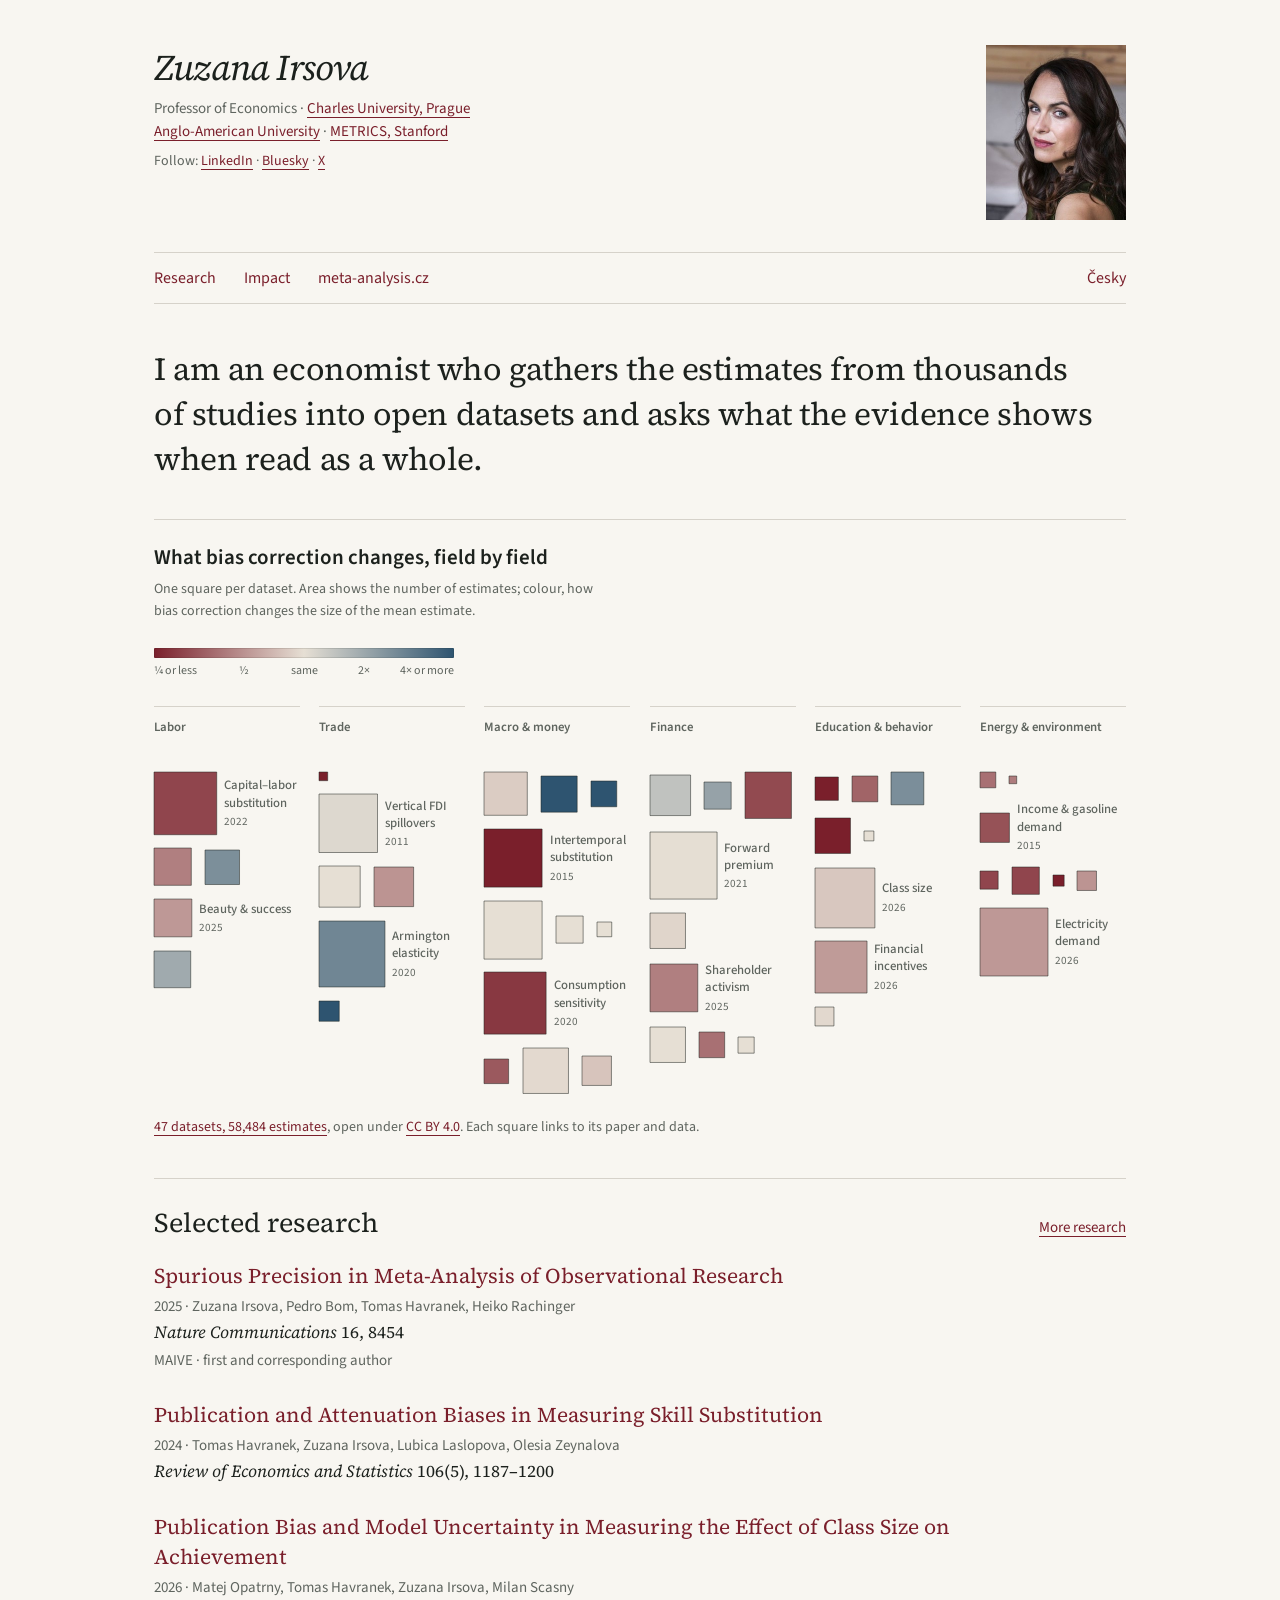
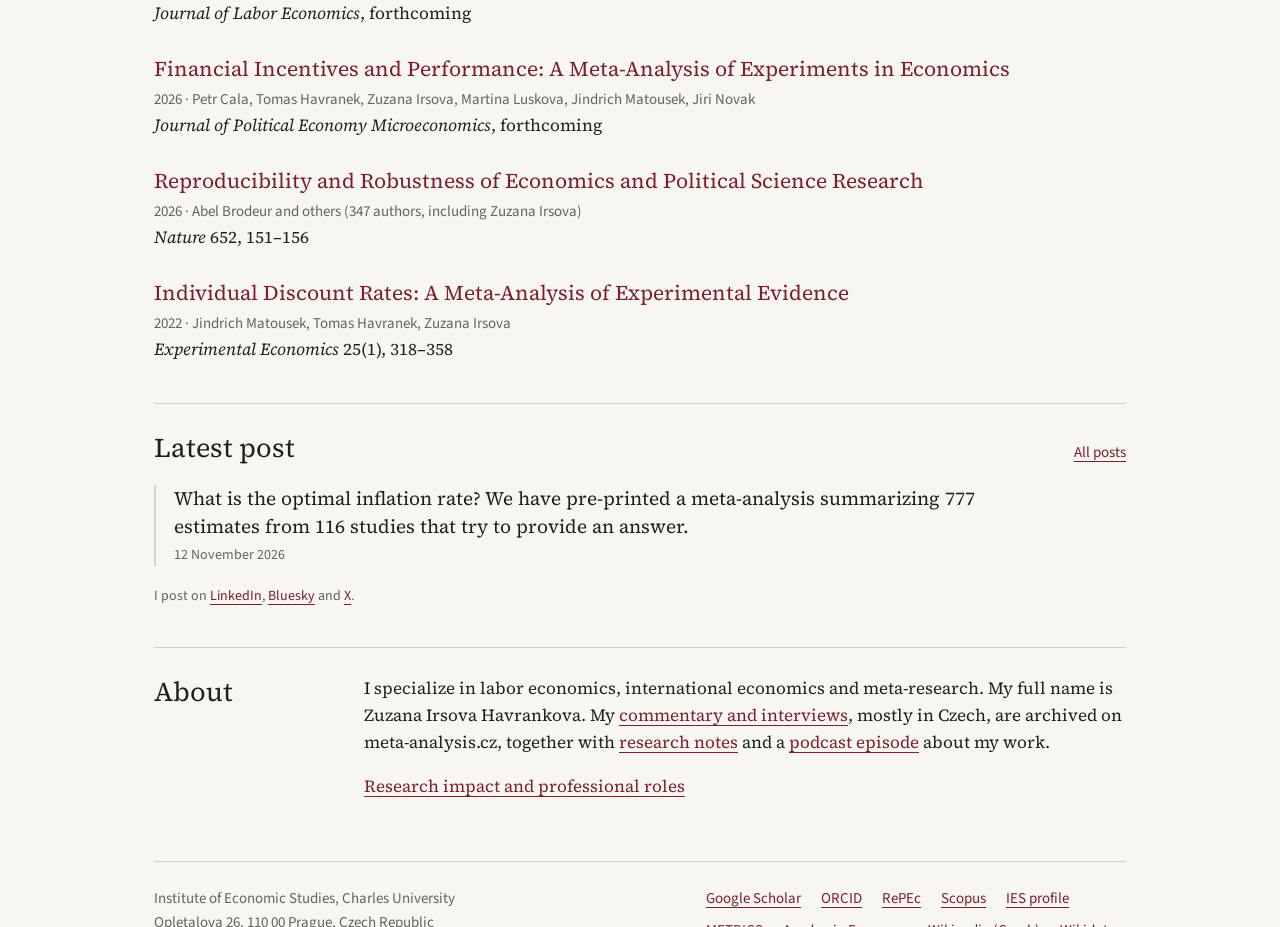
<file: about/index.html>
<!doctype html><html lang="en"><head><meta charset="utf-8"><title>Moved — Zuzana Irsova</title><meta name="description" content="This page has moved."><meta name="robots" content="noindex"><meta http-equiv="refresh" content="0; url=../"><link rel="canonical" href="https://www.irsova.com/"><script type="application/ld+json">{"@context": "https://schema.org", "@type": "WebPage", "url": "https://www.irsova.com/about/", "name": "Page moved", "dateModified": "2026-11-13"}</script></head><body><h1>Page moved</h1><a href="../">Continue to the new page</a></body></html>
</file>
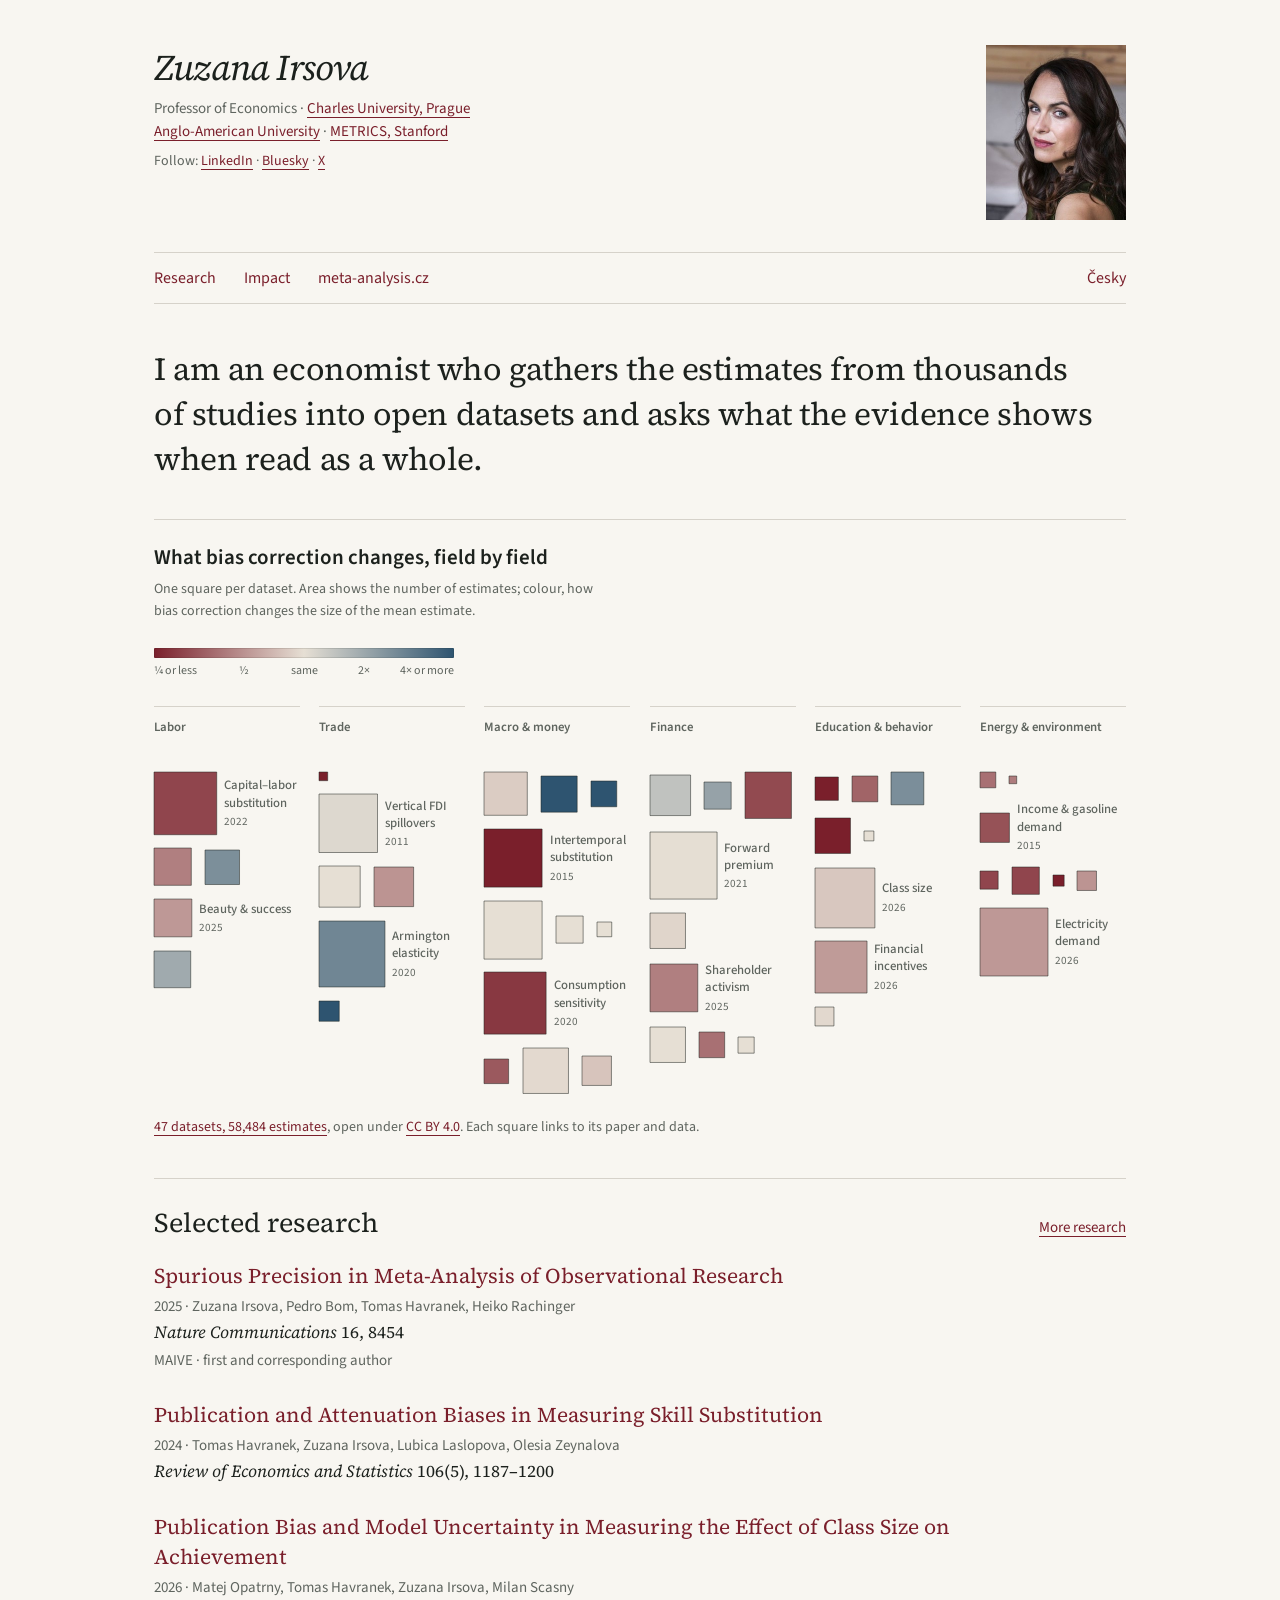
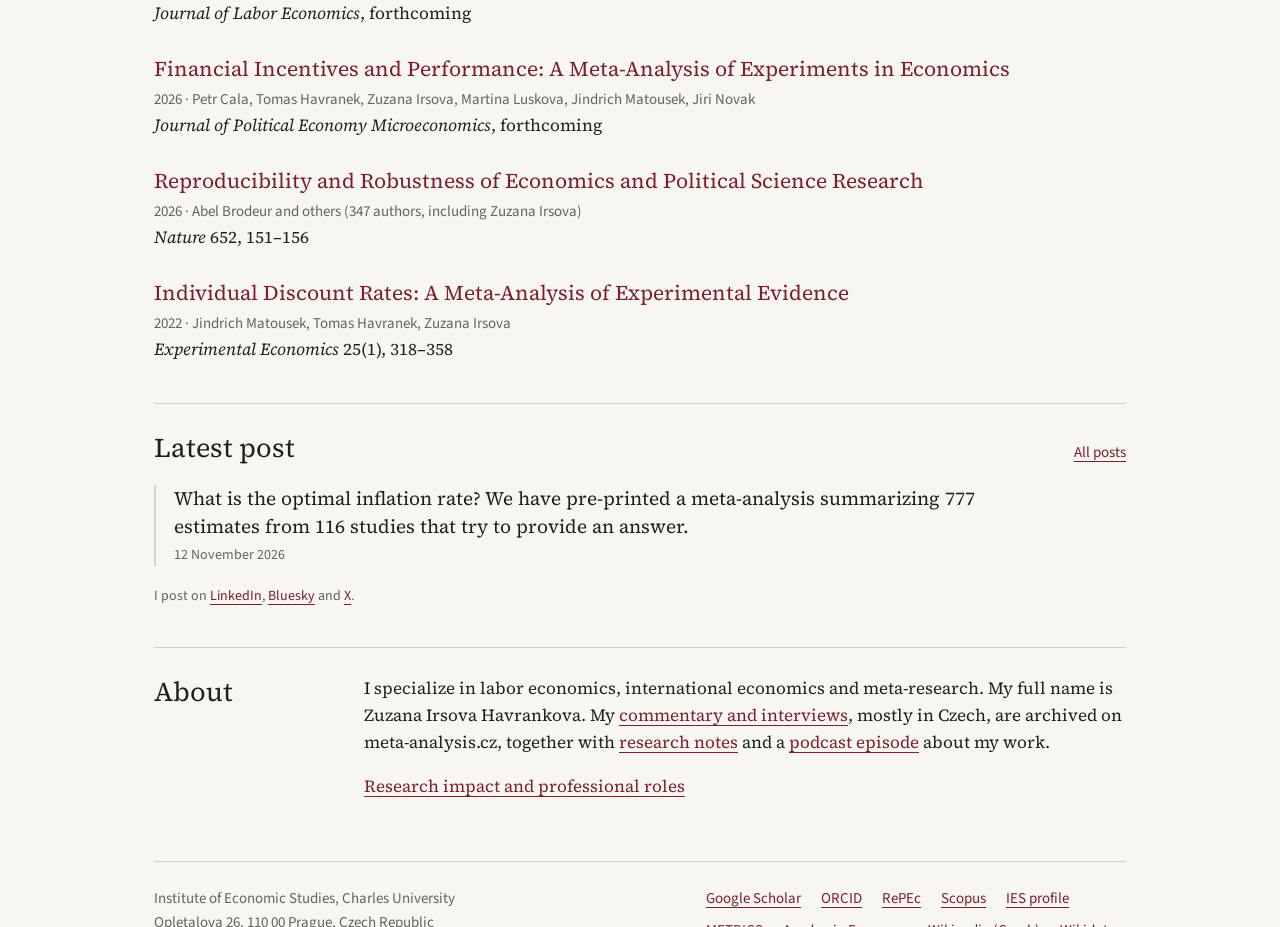
<file: contact/index.html>
<!doctype html><html lang="en"><head><meta charset="utf-8"><title>Moved — Zuzana Irsova</title><meta name="description" content="This page has moved."><meta name="robots" content="noindex"><meta http-equiv="refresh" content="0; url=../#contact"><link rel="canonical" href="https://www.irsova.com/"><script type="application/ld+json">{"@context": "https://schema.org", "@type": "WebPage", "url": "https://www.irsova.com/contact/", "name": "Page moved", "dateModified": "2026-11-13"}</script></head><body><h1>Page moved</h1><a href="../#contact">Continue to the new page</a></body></html>
</file>
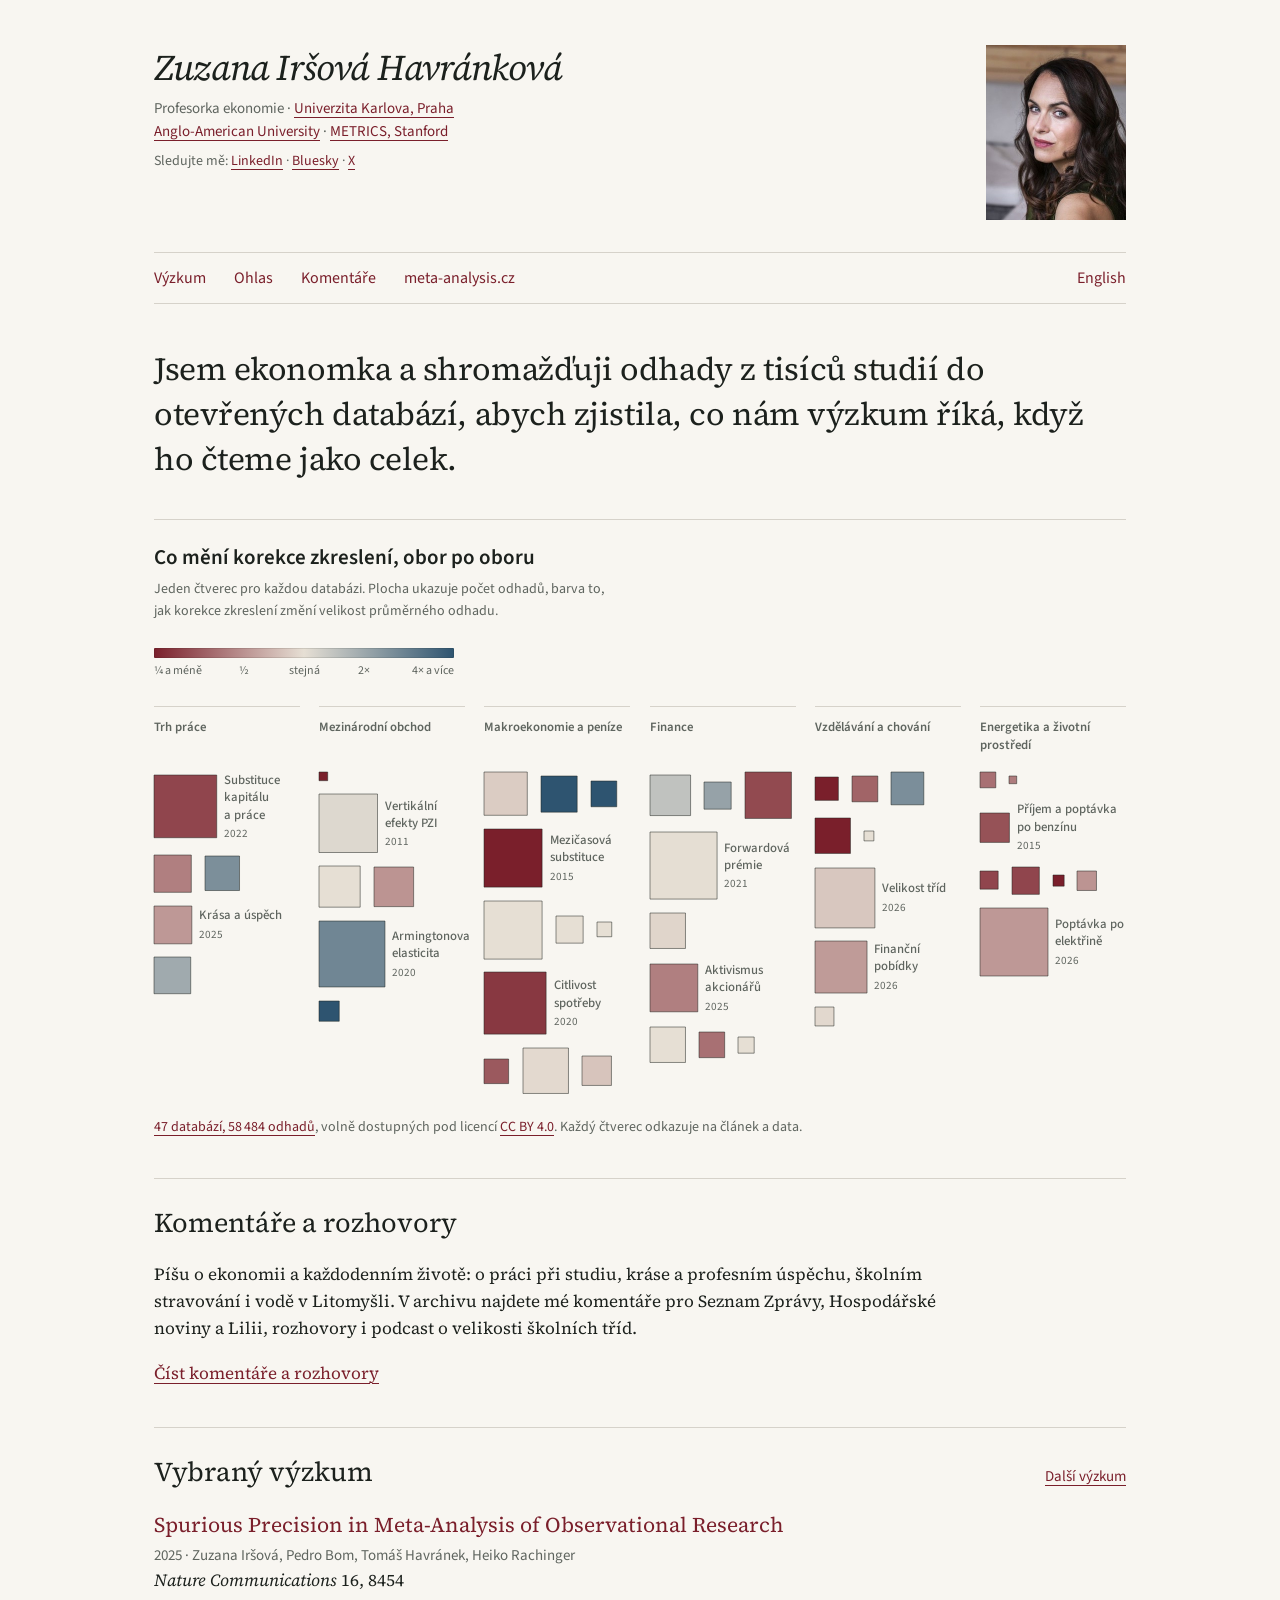
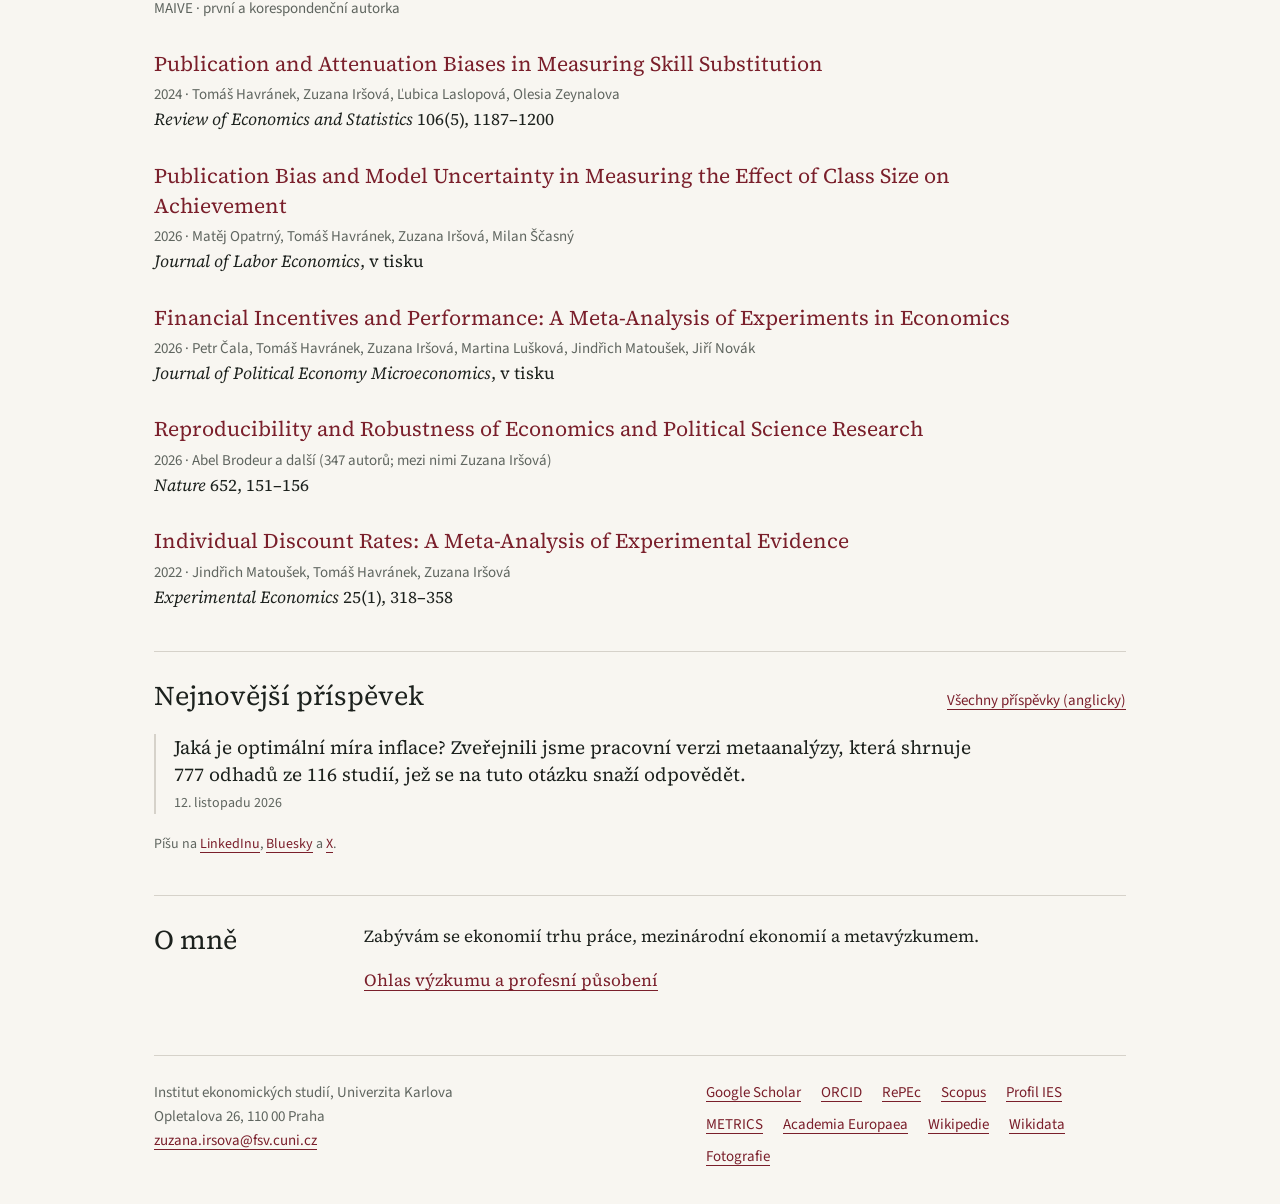
<file: cs/index.html>
<!DOCTYPE html>

<html lang="cs">
<head>
<meta charset="utf-8"/>
<meta content="width=device-width, initial-scale=1" name="viewport"/>
<meta content="Profesorka ekonomie na Univerzitě Karlově v Praze. Odhady z tisíců studií shromažďuje do otevřených databází a zjišťuje, co výzkum ukazuje jako celek." name="description"/>
<title>Zuzana Iršová Havránková — metavýzkum a otevřená data</title>
<style>
:root{--paper:#f8f6f1;--ink:#1c211d;--grey:#5f655f;--rule:#d6d2ca;--accent:#7a1f2b;--moss:#56653b}*{box-sizing:border-box}body{margin:0;background:var(--paper);color:var(--ink);font-family:'Source Serif 4',Georgia,serif;font-size:17px;line-height:1.6}a{color:var(--accent);text-underline-offset:4px;text-decoration-thickness:1px}a:hover{color:var(--moss)}a:focus-visible{outline:2px solid var(--moss);outline-offset:4px}.skip{position:absolute;top:-80px;left:16px;background:var(--paper);padding:12px;z-index:10}.skip:focus{top:8px}.page{max-width:1040px;padding:0 34px;margin:auto}header{display:grid;grid-template-columns:1fr 140px;gap:32px;padding-top:45px;align-items:start}.identity{min-width:0}.identity-name,h1,h2,h3{font-weight:400;line-height:1.25}.identity-name{font-size:36px;font-style:italic;letter-spacing:-.8px;margin:0 0 8px}.home-link{color:var(--ink);text-decoration:none}.role{font-family:'Source Sans 3',sans-serif;font-size:15px;color:var(--grey);margin:0;line-height:1.5}.email{font-family:'Source Sans 3',sans-serif;font-size:14px;display:inline-block;margin-top:8px}.portrait{width:140px;height:175px;object-fit:cover}.navigation{grid-column:1/-1;border-top:1px solid var(--rule);border-bottom:1px solid var(--rule);padding:6px 0;display:flex;gap:28px;align-items:center;font:16px 'Source Sans 3',sans-serif;white-space:nowrap}.navigation a{padding:8px 0;text-decoration:none}.navigation [aria-current]{text-decoration:underline}.language{margin-left:auto}main{margin-top:43px}.statement{font-size:32px;line-height:1.4;letter-spacing:-.45px;margin:0 0 38px;max-width:940px}section{border-top:1px solid var(--rule);padding-top:27px;margin-top:40px}h1{font-size:36px;margin:0 0 26px}h2{font-size:27px;margin:0 0 21px}h3{font-size:22px;margin:30px 0 15px}.section-head{display:flex;align-items:baseline;justify-content:space-between;gap:20px}.section-head>a,.label,.authors,.jump-links,.project-detail{font-family:'Source Sans 3',sans-serif}.section-head>a{font-size:15px}.papers{list-style:none;margin:0;padding:0;max-width:900px}.papers li{margin-bottom:27px}.paper-title{font-size:21px;line-height:1.4;text-decoration:none}.authors{display:block;color:var(--grey);font-size:15px;line-height:1.5;margin-top:5px}.journal{display:block;font-size:17px}.project-detail{font-size:15px;color:var(--grey)}.reading{max-width:850px}.about{display:grid;grid-template-columns:180px 1fr;gap:30px}.about p{margin-top:0}.jump-links{display:flex;flex-wrap:wrap;gap:8px 22px;font-size:15px}.metrics{font-size:21px}.awards{display:grid;grid-template-columns:65px 1fr;gap:13px 20px}.awards dt{font-family:'Source Sans 3',sans-serif;color:var(--grey)}.awards dd{margin:0}footer{border-top:1px solid var(--rule);padding:25px 0 35px;margin-top:44px;display:flex;justify-content:space-between;gap:30px;font:15px/1.6 'Source Sans 3',sans-serif;color:var(--grey);flex-wrap:wrap}footer p{margin:0}.profiles{display:flex;flex-wrap:wrap;gap:8px 20px;max-width:420px}.machine-link{flex-basis:100%;font-size:13px}.commentary p{max-width:800px}p,li,dd{overflow-wrap:break-word}
@media(max-width:760px){.page{padding:0 20px}header{grid-template-columns:minmax(0,1fr) 82px;gap:20px 14px;padding-top:25px}.portrait{width:82px;height:102.5px}.identity-name{font-size:27px;letter-spacing:-.5px}.role{font-size:13px}.email{font-size:12px;overflow-wrap:anywhere}.navigation{font-size:14px;gap:18px;padding:3px 0}.navigation a{padding:11px 0}.language{margin-left:auto}main{margin-top:30px}.statement{font-size:24px;line-height:1.45;margin-bottom:29px}h1{font-size:30px}h2{font-size:24px}h3{font-size:21px}.paper-title{font-size:19px}.authors{font-size:15px}.journal{font-size:16px}section{margin-top:32px;padding-top:23px}.about{grid-template-columns:1fr;gap:0}.awards{grid-template-columns:45px 1fr;gap:14px}.section-head>a{font-size:14px}footer{flex-direction:column;gap:20px}.metrics{font-size:19px}}
@media(max-width:390px){.page{padding:0 17px}.navigation{gap:10px;font-size:13px}.identity-name{font-size:25px}.role{font-size:12px}.email{font-size:11.5px}}
@media print{nav,.skip{display:none}.page{max-width:none}header{padding-top:0}section,li{break-inside:avoid}}


.data-grid { margin: 0; padding: 0; }
.data-grid-heading { margin: 0 0 .75rem; }
.data-grid-key, .data-grid figcaption { color: var(--muted, #5f655f); font: 400 .875rem/1.6 'Source Sans 3', sans-serif; }
.data-grid-key { margin: 0 0 1.5rem; max-width: 66ch; }
.data-grid-fields { display: grid; grid-template-columns: repeat(6, minmax(0, 1fr)); gap: 1.2rem; }
.data-grid-field { min-width: 0; margin-top: 0; border-top: 1px solid var(--rule, #d6d2ca); padding-top: .65rem; }
.data-grid-field h3 { margin: 0 0 1rem; min-height: 3em; color: var(--muted, #5f655f); font: 600 .8rem/1.45 'Source Sans 3', sans-serif; }
.data-grid-items { display: flex; flex-wrap: wrap; align-content: flex-start; align-items: flex-start; gap: .65rem; }
.data-square { display: inline-flex; align-items: center; justify-content: flex-start; flex: 0 0 auto; min-width: 24px; min-height: 24px; color: var(--accent, #7a1f2b); text-decoration: none; border-radius: 2px; }
.data-square svg { display: block; width: var(--square-side); height: var(--square-side); min-width: 24px; min-height: 24px; flex: 0 0 auto; overflow: visible; }
.data-square rect { fill: currentColor; transition: fill .15s ease; }
.data-square:hover, .data-square:focus-visible { color: var(--moss, #56653b); text-decoration: none; }
.data-square:focus-visible { outline: 2px solid var(--moss, #56653b); outline-offset: 4px; }
.data-square.has-label { flex-basis: 100%; width: 100%; gap: .45rem; }
.data-square-label { min-width: 0; overflow-wrap: anywhere; color: var(--muted, #5f655f); font: 500 .8rem/1.35 'Source Sans 3', sans-serif; }
.data-square-label small { display: block; margin-top: .2em; font-size: .7rem; font-weight: 400; }
.data-grid figcaption { margin-top: 1.4rem; }
.data-grid figcaption a { color: var(--accent, #7a1f2b); }
@media (max-width: 760px) {
  .data-grid-fields { grid-template-columns: minmax(0, 1fr); gap: 1.3rem; }
  .data-grid-field h3 { min-height: 0; margin-bottom: .65rem; }
  .data-grid-items { gap: .85rem; align-items: center; }
  .data-square.has-label { flex-basis: auto; width: auto; max-width: 100%; }
  .data-square-label { max-width: 9rem; font-size: .8rem; }
  .data-square-label small { font-size: .7rem; }
}
@media (prefers-reduced-motion: reduce) { .data-square rect { transition: none; } }
</style><link href="../fonts/fonts.css" rel="stylesheet"/><link href="../favicon-192.png" rel="icon" sizes="192x192" type="image/png"/><link href="../apple-touch-icon.png" rel="apple-touch-icon" sizes="180x180"/><link href="../llms.txt" rel="describedby"/><meta content="94C8D06EAF1F08DFF71A7CD08EF206DE" name="msvalidate.01"/><style>
.data-square-label{overflow-wrap:normal;word-break:normal;hyphens:manual}
.data-square{position:relative}
.data-square,.data-square svg{min-width:0;min-height:0}.data-grid-items{gap:.85rem;align-items:center}.data-square::after{content:"";position:absolute;left:50%;top:50%;width:max(100%,26px);height:max(100%,26px);transform:translate(-50%,-50%)}.data-square.has-label::after{width:100%;height:100%}
.data-grid-examples{display:none}
.data-square rect{fill:var(--fill,var(--accent));stroke:rgba(28,33,29,.5);stroke-width:1px;vector-effect:non-scaling-stroke}.data-square:hover rect,.data-square:focus-visible rect{stroke:var(--ink);stroke-width:2px;stroke-dasharray:none}
.data-grid-legend{display:grid;grid-template-columns:minmax(0,300px);row-gap:5px;align-items:center;margin:0 0 26px;font:13px/1.4 'Source Sans 3',sans-serif;color:var(--grey)}.legend-bar{height:10px;border-radius:1px;box-shadow:inset 0 0 0 1px rgba(28,33,29,.12)}.legend-ticks{display:flex;justify-content:space-between;font-size:12px}.legend-ticks span{flex:1;text-align:center}.legend-ticks span:first-child{text-align:left}.legend-ticks span:last-child{text-align:right}
.data-grid{border-top:1px solid var(--rule);padding-top:24px}
.data-grid-heading{font:600 21px/1.3 'Source Sans 3',sans-serif;letter-spacing:0;color:var(--ink);margin:0 0 6px}
.data-grid-key{margin-bottom:26px}
.role a{white-space:nowrap}.follow{margin:8px 0 0;font:14px/1.5 'Source Sans 3',sans-serif;color:var(--grey)}.follow a{text-decoration-thickness:1px}@media(max-width:760px){.follow a,.post-networks a{display:inline-block;padding:10px 6px;margin:-10px -6px;min-width:24px;text-align:center}}
.journal{font-variant-numeric:lining-nums}
@media(min-width:761px) and (max-width:1000px){.data-grid-fields{grid-template-columns:repeat(3,minmax(0,1fr));row-gap:1.8rem}.data-grid-field h3{min-height:0}}
@media(max-width:760px){.data-grid-legend{grid-template-columns:minmax(0,1fr)}.data-grid{padding-top:20px}.data-grid-heading{font-size:18px}.data-grid-key{margin-bottom:20px}.data-square-label{display:none}.data-square.has-label{flex-basis:auto;width:auto}.data-grid-items{gap:1rem;align-items:center}.data-grid-examples{display:block;margin:.7rem 0 0;color:var(--grey);font:400 .8rem/1.45 'Source Sans 3',sans-serif}.data-grid-fields{gap:1.1rem}.navigation a{padding-inline:5px;margin-inline:-5px}.email{font-size:13px}}
@media(max-width:390px){.role{font-size:13px}.email{font-size:12.5px}}

.post-list{list-style:none;margin:0;padding:0;max-width:850px}
.post-list li{margin:0 0 20px;padding-left:18px;border-left:2px solid var(--rule)}
.post-quote{display:block;color:var(--ink);text-decoration:none;font-size:19px;line-height:1.45}
.post-quote:hover{color:var(--accent)}
.post-meta{display:block;margin-top:4px;color:var(--grey);font:14px/1.5 'Source Sans 3',sans-serif}
.post-networks{margin:2px 0 0;color:var(--grey);font:14px/1.5 'Source Sans 3',sans-serif}
@media(max-width:760px){.post-quote{font-size:17px}.post-list li{padding-left:14px}}
</style><link href="https://www.irsova.com/cs/" rel="canonical"/><link href="https://www.irsova.com/" hreflang="en" rel="alternate"/><link href="https://www.irsova.com/cs/" hreflang="cs" rel="alternate"/><link href="https://www.irsova.com/" hreflang="x-default" rel="alternate"/><meta content="Zuzana Iršová Havránková — metavýzkum a otevřená data" property="og:title"/><meta content="Profesorka ekonomie na Univerzitě Karlově v Praze. Odhady z tisíců studií shromažďuje do otevřených databází a zjišťuje, co výzkum ukazuje jako celek." property="og:description"/><meta content="https://www.irsova.com/cs/" property="og:url"/><meta content="https://www.irsova.com/photo.jpg" property="og:image"/><meta content="Zuzana Irsova" property="og:image:alt"/><meta content="800" property="og:image:width"/><meta content="1000" property="og:image:height"/><meta content="cs_CZ" property="og:locale"/><meta content="en_GB" property="og:locale:alternate"/><meta content="website" property="og:type"/><meta content="Zuzana Irsova" property="og:site_name"/><meta content="#f8f6f1" name="theme-color"/><script type="application/ld+json">{
  "@context": "https://schema.org",
  "@type": "ProfilePage",
  "@id": "https://www.irsova.com/cs/#profile",
  "url": "https://www.irsova.com/cs/",
  "name": "Zuzana Iršová Havránková — metavýzkum a otevřená data",
  "description": "Profesorka ekonomie na Univerzitě Karlově v Praze. Odhady z tisíců studií shromažďuje do otevřených databází a zjišťuje, co výzkum ukazuje jako celek.",
  "inLanguage": "cs",
  "mainEntity": {
    "@type": "Person",
    "@id": "https://www.irsova.com/#person",
    "url": "https://www.irsova.com/",
    "name": "Zuzana Irsova",
    "alternateName": [
      "Zuzana Iršová",
      "Zuzana Iršová Havránková",
      "Zuzana Havránková"
    ],
    "honorificPrefix": "Prof.",
    "jobTitle": "Professor of Economics",
    "email": "zuzana.irsova@fsv.cuni.cz",
    "image": [
      "https://www.irsova.com/photo.jpg",
      {
        "@type": "ImageObject",
        "contentUrl": "https://tjhavranek.github.io/media/photos/zuzana-irsova-havrankova-portrait-2024.jpg",
        "caption": "Zuzana Irsova, portrait, 2024",
        "acquireLicensePage": "https://meta-analysis.cz/about/photos/",
        "license": "https://creativecommons.org/licenses/by/4.0/"
      },
      {
        "@type": "ImageObject",
        "contentUrl": "https://tjhavranek.github.io/media/photos/zuzana-irsova-havrankova-2024.jpg",
        "caption": "Zuzana Irsova, 2024",
        "acquireLicensePage": "https://meta-analysis.cz/about/photos/",
        "license": "https://creativecommons.org/licenses/by/4.0/"
      },
      {
        "@type": "ImageObject",
        "contentUrl": "https://tjhavranek.github.io/media/photos/zuzana-irsova-havrankova-professorship-karolinum-2025.jpg",
        "caption": "Zuzana Irsova at the appointment of new professors, Karolinum, 2025",
        "acquireLicensePage": "https://meta-analysis.cz/about/photos/",
        "license": "https://creativecommons.org/licenses/by/4.0/"
      }
    ],
    "worksFor": {
      "@type": "Organization",
      "name": "Charles University",
      "url": "https://cuni.cz/",
      "department": {
        "@type": "Organization",
        "name": "Institute of Economic Studies"
      }
    },
    "affiliation": [
      {
        "@type": "Organization",
        "name": "Charles University",
        "url": "https://cuni.cz/",
        "department": {
          "@type": "Organization",
          "name": "Institute of Economic Studies"
        }
      },
      {
        "@type": "Organization",
        "name": "Anglo-American University",
        "url": "https://www.aauni.edu/"
      },
      {
        "@type": "Organization",
        "name": "Meta-Research Innovation Center at Stanford (METRICS)",
        "url": "https://metrics.stanford.edu/"
      }
    ],
    "memberOf": {
      "@type": "Organization",
      "name": "Academia Europaea",
      "url": "https://www.ae-info.org/"
    },
    "alumniOf": [
      {
        "@type": "Organization",
        "name": "Charles University"
      }
    ],
    "sameAs": [
      "https://orcid.org/0000-0002-0753-8124",
      "https://scholar.google.com/citations?user=LaHrICUAAAAJ",
      "https://ideas.repec.org/e/pir23.html",
      "https://www.wikidata.org/wiki/Q41799025",
      "https://cs.wikipedia.org/wiki/Zuzana_Havr%C3%A1nkov%C3%A1",
      "https://ies.fsv.cuni.cz/en/contacts/institute-members/73504033",
      "https://www.ae-info.org/ae/Member/Havrankova_Zuzana",
      "https://metrics.stanford.edu/people/zuzana-irsova",
      "https://www.scopus.com/authid/detail.uri?authorId=37080793200",
      "https://www.linkedin.com/in/zuzanairsova/",
      "https://bsky.app/profile/irsova.bsky.social",
      "https://x.com/zuzanairsova"
    ],
    "award": [
      "Top Women Scientists in Czechia, Forbes Czechia (2025)",
      "Editors' Prize for the best paper published in Experimental Economics in 2022, Economic Science Association (2024), with Jindrich Matousek and Tomas Havranek",
      "Elected member, Academia Europaea (2023)",
      "Listed among the most influential women in Czech finance, #FinZeny (2022)",
      "Katerina Smidkova Award for exceptionally high-quality publications, Czech Economic Society (2018)",
      "Selected for the Lindau Nobel Laureate Meeting in economic sciences, Lindau Nobel Laureate Meetings (2017)",
      "Economic Research Award, Czech National Bank (2015), with Tomas Havranek, Roman Horvath and Marek Rusnak",
      "Governor's Award for the best dissertation relevant to monetary policy and financial stability, first place, National Bank of Slovakia (2015)",
      "Minister of Education's Prize for outstanding students and graduates, Ministry of Education, Youth and Sports of the Czech Republic (2013)",
      "Medal for Research on Development, first place, Global Development Network (2010), with Tomas Havranek"
    ],
    "knowsAbout": [
      "Meta-analysis",
      "Publication bias",
      "Meta-research",
      "Labor economics",
      "International economics"
    ]
  },
  "dateModified": "2026-11-13"
}</script></head>
<body><a class="skip" href="#main">Přejít k obsahu</a><div class="page"><header><div class="identity"><h1 class="identity-name"><a aria-current="page" class="home-link" href="./">Zuzana Iršová Havránková</a></h1><p class="role">Profesorka ekonomie · <a href="https://ies.fsv.cuni.cz/contacts/institute-members/73504033">Univerzita Karlova, Praha</a><br/><a href="https://www.aauni.edu/directory/doc-phdr-zuzana-havrankova-ph-d/">Anglo-American University</a> · <a href="https://metrics.stanford.edu/people/zuzana-irsova">METRICS, Stanford</a></p><p class="follow">Sledujte mě: <a href="https://www.linkedin.com/in/zuzanairsova/" rel="me">LinkedIn</a><span aria-hidden="true"> · </span><a href="https://bsky.app/profile/irsova.bsky.social" rel="me">Bluesky</a><span aria-hidden="true"> · </span><a href="https://x.com/zuzanairsova" rel="me">X</a></p></div><img alt="Zuzana Iršová Havránková" class="portrait" decoding="async" height="175" sizes="(max-width:760px) 82px, 140px" src="../photo-480.jpg" srcset="../photo-480.jpg 280w, ../photo.jpg 800w" width="140"/><nav aria-label="Hlavní navigace" class="navigation"><a href="research/">Výzkum</a><a href="impact/">Ohlas</a><a href="https://meta-analysis.cz/komentare/?filtr=zuzana">Komentáře</a><a href="https://meta-analysis.cz/">meta-analysis.cz</a><a class="language" href="../" hreflang="en" lang="en">English</a></nav></header><main id="main"><p class="statement">Jsem ekonomka a shromažďuji odhady z tisíců studií do otevřených databází, abych zjistila, co nám výzkum říká, když ho čteme jako celek.</p><figure aria-describedby="data-grid-caption-cs" aria-labelledby="data-grid-heading-cs" class="data-grid">
<h2 class="data-grid-heading" id="data-grid-heading-cs">Co mění korekce zkreslení, obor po oboru</h2>
<p class="data-grid-key">Jeden čtverec pro každou databázi. Plocha ukazuje počet odhadů, barva to, jak korekce zkreslení změní velikost průměrného odhadu.</p>
<div aria-hidden="true" class="data-grid-legend"><span class="legend-bar" style="background:linear-gradient(90deg,#7a1f2b,#b07f80 25%,#e6dfd4 50%,#8a9aa2 75%,#2e5470)"></span><span class="legend-ticks"><span>¼ a méně</span><span>½</span><span>stejná</span><span>2×</span><span>4× a více</span></span></div>
<div class="data-grid-fields">
<section aria-labelledby="data-field-labour-cs" class="data-grid-field">
<h3 id="data-field-labour-cs">Trh práce</h3>
<div class="data-grid-items">
<a aria-describedby="square-sigma-cs-desc" aria-labelledby="square-sigma-cs-title" class="data-square has-label" data-dataset="sigma" data-estimates="3186" data-year="2022" href="https://meta-analysis.cz/sigma/" style="--square-side:62.73px;--fill:#90454d"><svg aria-describedby="square-sigma-cs-desc" aria-labelledby="square-sigma-cs-title" height="62.73" role="img" viewbox="0 0 100 100" width="62.73" xmlns="http://www.w3.org/2000/svg"><title id="square-sigma-cs-title">Substituce mezi kapitálem a prací: 3 186 odhadů, 2022; korigovaný průměr o 67 % blíž nule</title><desc id="square-sigma-cs-desc">Otevřít článek a databázi.</desc><rect height="100" width="100"></rect></svg>
<span aria-hidden="true" class="data-square-label">Substituce kapitálu a práce<small>2022</small></span>
</a>
<a aria-describedby="square-frisch-cs-desc" aria-labelledby="square-frisch-cs-title" class="data-square" data-dataset="frisch" data-estimates="1128" data-year="2023" href="https://meta-analysis.cz/frisch/" style="--square-side:37.32px;--fill:#b07f80"><svg aria-describedby="square-frisch-cs-desc" aria-labelledby="square-frisch-cs-title" height="37.32" role="img" viewbox="0 0 100 100" width="37.32" xmlns="http://www.w3.org/2000/svg"><title id="square-frisch-cs-title">Mezičasová substituce v nabídce práce: 1 128 odhadů, 2023; korigovaný průměr o 50 % blíž nule</title><desc id="square-frisch-cs-desc">Otevřít článek a databázi.</desc><rect height="100" width="100"></rect></svg>
</a>
<a aria-describedby="square-skill-cs-desc" aria-labelledby="square-skill-cs-title" class="data-square" data-dataset="skill" data-estimates="965" data-year="2024" href="https://meta-analysis.cz/skill/" style="--square-side:34.52px;--fill:#7c8f9a"><svg aria-describedby="square-skill-cs-desc" aria-labelledby="square-skill-cs-title" height="34.52" role="img" viewbox="0 0 100 100" width="34.52" xmlns="http://www.w3.org/2000/svg"><title id="square-skill-cs-title">Substituce mezi kvalifikovanou a nekvalifikovanou prací: 965 odhadů, 2024; korigovaný průměr o 122 % dál od nuly</title><desc id="square-skill-cs-desc">Otevřít článek a databázi.</desc><rect height="100" width="100"></rect></svg>
</a>
<a aria-describedby="square-beauty-cs-desc" aria-labelledby="square-beauty-cs-title" class="data-square has-label" data-dataset="beauty" data-estimates="1159" data-year="2025" href="https://meta-analysis.cz/beauty/" style="--square-side:37.83px;--fill:#be9896"><svg aria-describedby="square-beauty-cs-desc" aria-labelledby="square-beauty-cs-title" height="37.83" role="img" viewbox="0 0 100 100" width="37.83" xmlns="http://www.w3.org/2000/svg"><title id="square-beauty-cs-title">Krása a profesní úspěch: 1 159 odhadů, 2025; korigovaný průměr o 40 % blíž nule</title><desc id="square-beauty-cs-desc">Otevřít článek a databázi.</desc><rect height="100" width="100"></rect></svg>
<span aria-hidden="true" class="data-square-label">Krása a úspěch<small>2025</small></span>
</a>
<a aria-describedby="square-migrant-cs-desc" aria-labelledby="square-migrant-cs-title" class="data-square" data-dataset="migrant" data-estimates="1091" data-year="2026" href="https://meta-analysis.cz/migrant/" style="--square-side:36.71px;--fill:#a0aaae"><svg aria-describedby="square-migrant-cs-desc" aria-labelledby="square-migrant-cs-title" height="36.71" role="img" viewbox="0 0 100 100" width="36.71" xmlns="http://www.w3.org/2000/svg"><title id="square-migrant-cs-title">Substituce mezi prací domácích obyvatel a přistěhovalců: 1 091 odhadů, 2026; korigovaný průměr o 69 % dál od nuly</title><desc id="square-migrant-cs-desc">Otevřít článek a databázi.</desc><rect height="100" width="100"></rect></svg>
</a>
</div>
<p aria-hidden="true" class="data-grid-examples">Největší: Substituce kapitálu a práce, Krása a úspěch</p>
</section>
<section aria-labelledby="data-field-trade-cs" class="data-grid-field">
<h3 id="data-field-trade-cs">Mezinárodní obchod</h3>
<div class="data-grid-items">
<a aria-describedby="square-euro-cs-desc" aria-labelledby="square-euro-cs-title" class="data-square" data-dataset="euro" data-estimates="61" data-year="2010" href="https://meta-analysis.cz/euro/" style="--square-side:8.68px;--fill:#7a1f2b"><svg aria-describedby="square-euro-cs-desc" aria-labelledby="square-euro-cs-title" height="8.68" role="img" viewbox="0 0 100 100" width="8.68" xmlns="http://www.w3.org/2000/svg"><title id="square-euro-cs-title">Přijetí eura a mezinárodní obchod: 61 odhadů, 2010; korigovaný průměr o 76 % blíž nule</title><desc id="square-euro-cs-desc">Otevřít článek a databázi.</desc><rect height="100" width="100"></rect></svg>
</a>
<a aria-describedby="square-spillovers-cs-desc" aria-labelledby="square-spillovers-cs-title" class="data-square has-label" data-dataset="spillovers" data-estimates="2772" data-year="2011" href="https://meta-analysis.cz/spillovers/" style="--square-side:58.51px;--fill:#ddd8cf"><svg aria-describedby="square-spillovers-cs-desc" aria-labelledby="square-spillovers-cs-title" height="58.51" role="img" viewbox="0 0 100 100" width="58.51" xmlns="http://www.w3.org/2000/svg"><title id="square-spillovers-cs-title">Vertikální přelévání efektů přímých zahraničních investic: 2 772 odhadů, 2011; korigovaný průměr o 7 % dál od nuly</title><desc id="square-spillovers-cs-desc">Otevřít článek a databázi.</desc><rect height="100" width="100"></rect></svg>
<span aria-hidden="true" class="data-square-label">Vertikální efekty PZI<small>2011</small></span>
</a>
<a aria-describedby="square-bma-cs-desc" aria-labelledby="square-bma-cs-title" class="data-square" data-dataset="bma" data-estimates="1373" data-year="2013" href="https://meta-analysis.cz/bma/" style="--square-side:41.18px;--fill:#e6dfd4"><svg aria-describedby="square-bma-cs-desc" aria-labelledby="square-bma-cs-title" height="41.18" role="img" viewbox="0 0 100 100" width="41.18" xmlns="http://www.w3.org/2000/svg"><title id="square-bma-cs-title">Horizontální přelévání efektů přímých zahraničních investic: 1 373 odhadů, 2013; korekce průměr nemění</title><desc id="square-bma-cs-desc">Otevřít článek a databázi.</desc><rect height="100" width="100"></rect></svg>
</a>
<a aria-describedby="square-border-cs-desc" aria-labelledby="square-border-cs-title" class="data-square" data-dataset="border" data-estimates="1271" data-year="2017" href="https://meta-analysis.cz/border/" style="--square-side:39.62px;--fill:#bc9492"><svg aria-describedby="square-border-cs-desc" aria-labelledby="square-border-cs-title" height="39.62" role="img" viewbox="0 0 100 100" width="39.62" xmlns="http://www.w3.org/2000/svg"><title id="square-border-cs-title">Státní hranice a mezinárodní obchod: 1 271 odhadů, 2017; korigovaný průměr o 42 % blíž nule</title><desc id="square-border-cs-desc">Otevřít článek a databázi.</desc><rect height="100" width="100"></rect></svg>
</a>
<a aria-describedby="square-armington-cs-desc" aria-labelledby="square-armington-cs-title" class="data-square has-label" data-dataset="armington" data-estimates="3524" data-year="2020" href="https://meta-analysis.cz/armington/" style="--square-side:65.97px;--fill:#708694"><svg aria-describedby="square-armington-cs-desc" aria-labelledby="square-armington-cs-title" height="65.97" role="img" viewbox="0 0 100 100" width="65.97" xmlns="http://www.w3.org/2000/svg"><title id="square-armington-cs-title">Armingtonova elasticita: 3 524 odhadů, 2020; korigovaný průměr o 144 % dál od nuly</title><desc id="square-armington-cs-desc">Otevřít článek a databázi.</desc><rect height="100" width="100"></rect></svg>
<span aria-hidden="true" class="data-square-label">Armingtonova elasticita<small>2020</small></span>
</a>
<a aria-describedby="square-fdi-cs-desc" aria-labelledby="square-fdi-cs-title" class="data-square" data-dataset="fdi" data-estimates="332" data-year="2020" href="https://meta-analysis.cz/fdi/" style="--square-side:20.25px;--fill:#2e5470"><svg aria-describedby="square-fdi-cs-desc" aria-labelledby="square-fdi-cs-title" height="20.25" role="img" viewbox="0 0 100 100" width="20.25" xmlns="http://www.w3.org/2000/svg"><title id="square-fdi-cs-title">Přelévání efektů přímých zahraničních investic v Česku: 332 odhadů, 2020; korigovaný průměr o 826 % dál od nuly a mění znaménko</title><desc id="square-fdi-cs-desc">Otevřít článek a databázi.</desc><rect height="100" width="100"></rect></svg>
</a>
</div>
<p aria-hidden="true" class="data-grid-examples">Největší: Vertikální efekty PZI, Armingtonova elasticita</p>
</section>
<section aria-labelledby="data-field-macro-cs" class="data-grid-field">
<h3 id="data-field-macro-cs">Makroekonomie a peníze</h3>
<div class="data-grid-items">
<a aria-describedby="square-lags-cs-desc" aria-labelledby="square-lags-cs-title" class="data-square" data-dataset="lags" data-estimates="1519" data-year="2013" href="https://meta-analysis.cz/lags/" style="--square-side:43.31px;--fill:#dbccc3"><svg aria-describedby="square-lags-cs-desc" aria-labelledby="square-lags-cs-title" height="43.31" role="img" viewbox="0 0 100 100" width="43.31" xmlns="http://www.w3.org/2000/svg"><title id="square-lags-cs-title">Zpoždění přenosu měnové politiky: 1 519 odhadů, 2013; korigovaný průměr o 13 % blíž nule</title><desc id="square-lags-cs-desc">Otevřít článek a databázi.</desc><rect height="100" width="100"></rect></svg>
</a>
<a aria-describedby="square-price_puzzle-cs-desc" aria-labelledby="square-price_puzzle-cs-title" class="data-square" data-dataset="price_puzzle" data-estimates="1060" data-year="2013" href="https://meta-analysis.cz/price_puzzle/" style="--square-side:36.18px;--fill:#2e5470"><svg aria-describedby="square-price_puzzle-cs-desc" aria-labelledby="square-price_puzzle-cs-title" height="36.18" role="img" viewbox="0 0 100 100" width="36.18" xmlns="http://www.w3.org/2000/svg"><title id="square-price_puzzle-cs-title">Cenová záhada v měnové politice: 1 060 odhadů, 2013; korigovaný průměr o 394 % dál od nuly</title><desc id="square-price_puzzle-cs-desc">Otevřít článek a databázi.</desc><rect height="100" width="100"></rect></svg>
</a>
<a aria-describedby="square-reforms-cs-desc" aria-labelledby="square-reforms-cs-title" class="data-square" data-dataset="reforms" data-estimates="537" data-year="2014" href="https://meta-analysis.cz/reforms/" style="--square-side:25.75px;--fill:#2e5470"><svg aria-describedby="square-reforms-cs-desc" aria-labelledby="square-reforms-cs-title" height="25.75" role="img" viewbox="0 0 100 100" width="25.75" xmlns="http://www.w3.org/2000/svg"><title id="square-reforms-cs-title">Strukturální reformy a hospodářský růst: 537 odhadů, 2014; korigovaný průměr o 631 % dál od nuly</title><desc id="square-reforms-cs-desc">Otevřít článek a databázi.</desc><rect height="100" width="100"></rect></svg>
</a>
<a aria-describedby="square-eis-cs-desc" aria-labelledby="square-eis-cs-title" class="data-square has-label" data-dataset="eis" data-estimates="2735" data-year="2015" href="https://meta-analysis.cz/eis/" style="--square-side:58.12px;--fill:#7a1f2b"><svg aria-describedby="square-eis-cs-desc" aria-labelledby="square-eis-cs-title" height="58.12" role="img" viewbox="0 0 100 100" width="58.12" xmlns="http://www.w3.org/2000/svg"><title id="square-eis-cs-title">Elasticita mezičasové substituce: 2 735 odhadů, 2015; korigovaný průměr o 97 % blíž nule</title><desc id="square-eis-cs-desc">Otevřít článek a databázi.</desc><rect height="100" width="100"></rect></svg>
<span aria-hidden="true" class="data-square-label">Mezičasová substituce<small>2015</small></span>
</a>
<a aria-describedby="square-substitution-cs-desc" aria-labelledby="square-substitution-cs-title" class="data-square" data-dataset="substitution" data-estimates="2735" data-year="2015" href="https://meta-analysis.cz/substitution/" style="--square-side:58.12px;--fill:#e6dfd4"><svg aria-describedby="square-substitution-cs-desc" aria-labelledby="square-substitution-cs-title" height="58.12" role="img" viewbox="0 0 100 100" width="58.12" xmlns="http://www.w3.org/2000/svg"><title id="square-substitution-cs-title">Rozdíly v mezičasové substituci mezi zeměmi: 2 735 odhadů, 2015</title><desc id="square-substitution-cs-desc">Otevřít článek a databázi.</desc><rect height="100" width="100"></rect></svg>
</a>
<a aria-describedby="square-habits-cs-desc" aria-labelledby="square-habits-cs-title" class="data-square" data-dataset="habits" data-estimates="597" data-year="2017" href="https://meta-analysis.cz/habits/" style="--square-side:27.15px;--fill:#e6dfd4"><svg aria-describedby="square-habits-cs-desc" aria-labelledby="square-habits-cs-title" height="27.15" role="img" viewbox="0 0 100 100" width="27.15" xmlns="http://www.w3.org/2000/svg"><title id="square-habits-cs-title">Tvorba návyků ve spotřebě: 597 odhadů, 2017; korekce průměr nemění</title><desc id="square-habits-cs-desc">Otevřít článek a databázi.</desc><rect height="100" width="100"></rect></svg>
</a>
<a aria-describedby="square-cbequity-cs-desc" aria-labelledby="square-cbequity-cs-title" class="data-square" data-dataset="cbequity" data-estimates="176" data-year="2020" href="https://meta-analysis.cz/cbequity/" style="--square-side:14.74px;--fill:#e6dfd4"><svg aria-describedby="square-cbequity-cs-desc" aria-labelledby="square-cbequity-cs-title" height="14.74" role="img" viewbox="0 0 100 100" width="14.74" xmlns="http://www.w3.org/2000/svg"><title id="square-cbequity-cs-title">Vlastní kapitál centrálních bank a měnová politika: 176 odhadů, 2020</title><desc id="square-cbequity-cs-desc">Otevřít článek a databázi.</desc><rect height="100" width="100"></rect></svg>
</a>
<a aria-describedby="square-excess_sensitivity-cs-desc" aria-labelledby="square-excess_sensitivity-cs-title" class="data-square has-label" data-dataset="excess_sensitivity" data-estimates="3127" data-year="2020" href="https://meta-analysis.cz/excess_sensitivity/" style="--square-side:62.14px;--fill:#883841"><svg aria-describedby="square-excess_sensitivity-cs-desc" aria-labelledby="square-excess_sensitivity-cs-title" height="62.14" role="img" viewbox="0 0 100 100" width="62.14" xmlns="http://www.w3.org/2000/svg"><title id="square-excess_sensitivity-cs-title">Nadměrná citlivost spotřeby na příjem: 3 127 odhadů, 2020; korigovaný průměr o 70 % blíž nule</title><desc id="square-excess_sensitivity-cs-desc">Otevřít článek a databázi.</desc><rect height="100" width="100"></rect></svg>
<span aria-hidden="true" class="data-square-label">Citlivost spotřeby<small>2020</small></span>
</a>
<a aria-describedby="square-remittances-cs-desc" aria-labelledby="square-remittances-cs-title" class="data-square" data-dataset="remittances" data-estimates="490" data-year="2020" href="https://meta-analysis.cz/remittances/" style="--square-side:24.6px;--fill:#9b595e"><svg aria-describedby="square-remittances-cs-desc" aria-labelledby="square-remittances-cs-title" height="24.6" role="img" viewbox="0 0 100 100" width="24.6" xmlns="http://www.w3.org/2000/svg"><title id="square-remittances-cs-title">Remitence a hospodářský růst: 490 odhadů, 2020; korigovaný průměr o 62 % blíž nule</title><desc id="square-remittances-cs-desc">Otevřít článek a databázi.</desc><rect height="100" width="100"></rect></svg>
</a>
<a aria-describedby="square-house_prices-cs-desc" aria-labelledby="square-house_prices-cs-title" class="data-square" data-dataset="house_prices" data-estimates="1674" data-year="2023" href="https://meta-analysis.cz/house_prices/" style="--square-side:45.47px;--fill:#e3d9cf"><svg aria-describedby="square-house_prices-cs-desc" aria-labelledby="square-house_prices-cs-title" height="45.47" role="img" viewbox="0 0 100 100" width="45.47" xmlns="http://www.w3.org/2000/svg"><title id="square-house_prices-cs-title">Měnová politika a ceny nemovitostí: 1 674 odhadů, 2023; korigovaný průměr o 4 % blíž nule</title><desc id="square-house_prices-cs-desc">Otevřít článek a databázi.</desc><rect height="100" width="100"></rect></svg>
</a>
<a aria-describedby="square-inflation-cs-desc" aria-labelledby="square-inflation-cs-title" class="data-square" data-dataset="inflation" data-estimates="702" data-year="2026" href="https://meta-analysis.cz/inflation/" style="--square-side:29.44px;--fill:#d7c4bc"><svg aria-describedby="square-inflation-cs-desc" aria-labelledby="square-inflation-cs-title" height="29.44" role="img" viewbox="0 0 100 100" width="29.44" xmlns="http://www.w3.org/2000/svg"><title id="square-inflation-cs-title">Optimální míra inflace: 702 odhadů, 2026; korigovaný průměr o 18 % blíž nule</title><desc id="square-inflation-cs-desc">Otevřít článek a databázi.</desc><rect height="100" width="100"></rect></svg>
</a>
</div>
<p aria-hidden="true" class="data-grid-examples">Největší: Mezičasová substituce, Citlivost spotřeby</p>
</section>
<section aria-labelledby="data-field-finance-cs" class="data-grid-field">
<h3 id="data-field-finance-cs">Finance</h3>
<div class="data-grid-items">
<a aria-describedby="square-finance_growth-cs-desc" aria-labelledby="square-finance_growth-cs-title" class="data-square" data-dataset="finance_growth" data-estimates="1334" data-year="2015" href="https://meta-analysis.cz/finance_growth/" style="--square-side:40.59px;--fill:#c0c2bf"><svg aria-describedby="square-finance_growth-cs-desc" aria-labelledby="square-finance_growth-cs-title" height="40.59" role="img" viewbox="0 0 100 100" width="40.59" xmlns="http://www.w3.org/2000/svg"><title id="square-finance_growth-cs-title">Finanční rozvoj a hospodářský růst: 1 334 odhadů, 2015; korigovaný průměr o 33 % dál od nuly</title><desc id="square-finance_growth-cs-desc">Otevřít článek a databázi.</desc><rect height="100" width="100"></rect></svg>
</a>
<a aria-describedby="square-competition-cs-desc" aria-labelledby="square-competition-cs-title" class="data-square" data-dataset="competition" data-estimates="598" data-year="2016" href="https://meta-analysis.cz/competition/" style="--square-side:27.18px;--fill:#96a2a8"><svg aria-describedby="square-competition-cs-desc" aria-labelledby="square-competition-cs-title" height="27.18" role="img" viewbox="0 0 100 100" width="27.18" xmlns="http://www.w3.org/2000/svg"><title id="square-competition-cs-title">Bankovní konkurence a finanční stabilita: 598 odhadů, 2016; korigovaný průměr o 83 % dál od nuly a mění znaménko</title><desc id="square-competition-cs-desc">Otevřít článek a databázi.</desc><rect height="100" width="100"></rect></svg>
</a>
<a aria-describedby="square-size-cs-desc" aria-labelledby="square-size-cs-title" class="data-square" data-dataset="size" data-estimates="1746" data-year="2019" href="https://meta-analysis.cz/size/" style="--square-side:46.44px;--fill:#924a50"><svg aria-describedby="square-size-cs-desc" aria-labelledby="square-size-cs-title" height="46.44" role="img" viewbox="0 0 100 100" width="46.44" xmlns="http://www.w3.org/2000/svg"><title id="square-size-cs-title">Velikost firem a akciové výnosy: 1 746 odhadů, 2019; korigovaný průměr o 66 % blíž nule</title><desc id="square-size-cs-desc">Otevřít článek a databázi.</desc><rect height="100" width="100"></rect></svg>
</a>
<a aria-describedby="square-forward-cs-desc" aria-labelledby="square-forward-cs-title" class="data-square has-label" data-dataset="forward" data-estimates="3643" data-year="2021" href="https://meta-analysis.cz/forward/" style="--square-side:67.08px;--fill:#e5ded3"><svg aria-describedby="square-forward-cs-desc" aria-labelledby="square-forward-cs-title" height="67.08" role="img" viewbox="0 0 100 100" width="67.08" xmlns="http://www.w3.org/2000/svg"><title id="square-forward-cs-title">Záhada forwardové prémie: 3 643 odhadů, 2021; korigovaný průměr o 1 % dál od nuly a mění znaménko</title><desc id="square-forward-cs-desc">Otevřít článek a databázi.</desc><rect height="100" width="100"></rect></svg>
<span aria-hidden="true" class="data-square-label">Forwardová prémie<small>2021</small></span>
</a>
<a aria-describedby="square-hedge-cs-desc" aria-labelledby="square-hedge-cs-title" class="data-square" data-dataset="hedge" data-estimates="1019" data-year="2024" href="https://meta-analysis.cz/hedge/" style="--square-side:35.48px;--fill:#e0d5cb"><svg aria-describedby="square-hedge-cs-desc" aria-labelledby="square-hedge-cs-title" height="35.48" role="img" viewbox="0 0 100 100" width="35.48" xmlns="http://www.w3.org/2000/svg"><title id="square-hedge-cs-title">Výkonnost hedgeových fondů: 1 019 odhadů, 2024; korigovaný průměr o 7 % blíž nule</title><desc id="square-hedge-cs-desc">Otevřít článek a databázi.</desc><rect height="100" width="100"></rect></svg>
</a>
<a aria-describedby="square-activism-cs-desc" aria-labelledby="square-activism-cs-title" class="data-square has-label" data-dataset="activism" data-estimates="1851" data-year="2025" href="https://meta-analysis.cz/activism/" style="--square-side:47.81px;--fill:#b07f80"><svg aria-describedby="square-activism-cs-desc" aria-labelledby="square-activism-cs-title" height="47.81" role="img" viewbox="0 0 100 100" width="47.81" xmlns="http://www.w3.org/2000/svg"><title id="square-activism-cs-title">Aktivismus akcionářů a hodnota firem: 1 851 odhadů, 2025; korigovaný průměr o 50 % blíž nule</title><desc id="square-activism-cs-desc">Otevřít článek a databázi.</desc><rect height="100" width="100"></rect></svg>
<span aria-hidden="true" class="data-square-label">Aktivismus akcionářů<small>2025</small></span>
</a>
<a aria-describedby="square-alphas-cs-desc" aria-labelledby="square-alphas-cs-title" class="data-square" data-dataset="alphas" data-estimates="1019" data-year="2026" href="https://meta-analysis.cz/alphas/" style="--square-side:35.48px;--fill:#e6dfd4"><svg aria-describedby="square-alphas-cs-desc" aria-labelledby="square-alphas-cs-title" height="35.48" role="img" viewbox="0 0 100 100" width="35.48" xmlns="http://www.w3.org/2000/svg"><title id="square-alphas-cs-title">Rozdíly ve výkonnosti hedgeových fondů: 1 019 odhadů, 2026</title><desc id="square-alphas-cs-desc">Otevřít článek a databázi.</desc><rect height="100" width="100"></rect></svg>
</a>
<a aria-describedby="square-esg-cs-desc" aria-labelledby="square-esg-cs-title" class="data-square" data-dataset="esg" data-estimates="533" data-year="2026" href="https://meta-analysis.cz/esg/" style="--square-side:25.66px;--fill:#a87073"><svg aria-describedby="square-esg-cs-desc" aria-labelledby="square-esg-cs-title" height="25.66" role="img" viewbox="0 0 100 100" width="25.66" xmlns="http://www.w3.org/2000/svg"><title id="square-esg-cs-title">Ženy ve správních radách a hodnocení ESG: 533 odhadů, 2026; korigovaný průměr o 55 % blíž nule</title><desc id="square-esg-cs-desc">Otevřít článek a databázi.</desc><rect height="100" width="100"></rect></svg>
</a>
<a aria-describedby="square-trust-cs-desc" aria-labelledby="square-trust-cs-title" class="data-square" data-dataset="trust" data-estimates="212" data-year="2026" href="https://meta-analysis.cz/trust/" style="--square-side:16.18px;--fill:#e6dfd4"><svg aria-describedby="square-trust-cs-desc" aria-labelledby="square-trust-cs-title" height="16.18" role="img" viewbox="0 0 100 100" width="16.18" xmlns="http://www.w3.org/2000/svg"><title id="square-trust-cs-title">Důvěra, právní stát a prémie za velikost firem: 212 odhadů, 2026</title><desc id="square-trust-cs-desc">Otevřít článek a databázi.</desc><rect height="100" width="100"></rect></svg>
</a>
</div>
<p aria-hidden="true" class="data-grid-examples">Největší: Forwardová prémie, Aktivismus akcionářů</p>
</section>
<section aria-labelledby="data-field-education-cs" class="data-grid-field">
<h3 id="data-field-education-cs">Vzdělávání a chování</h3>
<div class="data-grid-items">
<a aria-describedby="square-education-cs-desc" aria-labelledby="square-education-cs-title" class="data-square" data-dataset="education" data-estimates="442" data-year="2018" href="https://meta-analysis.cz/education/" style="--square-side:23.36px;--fill:#7a1f2b"><svg aria-describedby="square-education-cs-desc" aria-labelledby="square-education-cs-title" height="23.36" role="img" viewbox="0 0 100 100" width="23.36" xmlns="http://www.w3.org/2000/svg"><title id="square-education-cs-title">Školné a poptávka po vysokoškolském vzdělání: 442 odhadů, 2018; korigovaný průměr o 81 % blíž nule</title><desc id="square-education-cs-desc">Otevřít článek a databázi.</desc><rect height="100" width="100"></rect></svg>
</a>
<a aria-describedby="square-discrate-cs-desc" aria-labelledby="square-discrate-cs-title" class="data-square" data-dataset="discrate" data-estimates="539" data-year="2022" href="https://meta-analysis.cz/discrate/" style="--square-side:25.8px;--fill:#a16467"><svg aria-describedby="square-discrate-cs-desc" aria-labelledby="square-discrate-cs-title" height="25.8" role="img" viewbox="0 0 100 100" width="25.8" xmlns="http://www.w3.org/2000/svg"><title id="square-discrate-cs-title">Individuální diskontní míry: 539 odhadů, 2022; korigovaný průměr o 59 % blíž nule</title><desc id="square-discrate-cs-desc">Otevřít článek a databázi.</desc><rect height="100" width="100"></rect></svg>
</a>
<a aria-describedby="square-students-cs-desc" aria-labelledby="square-students-cs-title" class="data-square" data-dataset="students" data-estimates="872" data-year="2024" href="https://meta-analysis.cz/students/" style="--square-side:32.82px;--fill:#7b8e9a"><svg aria-describedby="square-students-cs-desc" aria-labelledby="square-students-cs-title" height="32.82" role="img" viewbox="0 0 100 100" width="32.82" xmlns="http://www.w3.org/2000/svg"><title id="square-students-cs-title">Práce při studiu a vzdělávání: 872 odhadů, 2024; korigovaný průměr o 124 % dál od nuly</title><desc id="square-students-cs-desc">Otevřít článek a databázi.</desc><rect height="100" width="100"></rect></svg>
</a>
<a aria-describedby="square-risk-cs-desc" aria-labelledby="square-risk-cs-title" class="data-square" data-dataset="risk" data-estimates="1018" data-year="2025" href="https://meta-analysis.cz/risk/" style="--square-side:35.46px;--fill:#7a1f2b"><svg aria-describedby="square-risk-cs-desc" aria-labelledby="square-risk-cs-title" height="35.46" role="img" viewbox="0 0 100 100" width="35.46" xmlns="http://www.w3.org/2000/svg"><title id="square-risk-cs-title">Relativní averze k riziku: 1 018 odhadů, 2025; korigovaný průměr o 87 % blíž nule</title><desc id="square-risk-cs-desc">Otevřít článek a databázi.</desc><rect height="100" width="100"></rect></svg>
</a>
<a aria-describedby="square-social_comparison-cs-desc" aria-labelledby="square-social_comparison-cs-title" class="data-square" data-dataset="social_comparison" data-estimates="79" data-year="2025" href="https://meta-analysis.cz/social_comparison/" style="--square-side:9.88px;--fill:#e6dfd4"><svg aria-describedby="square-social_comparison-cs-desc" aria-labelledby="square-social_comparison-cs-title" height="9.88" role="img" viewbox="0 0 100 100" width="9.88" xmlns="http://www.w3.org/2000/svg"><title id="square-social_comparison-cs-title">Sociální srovnávání jako metoda změny chování: 79 odhadů, 2025</title><desc id="square-social_comparison-cs-desc">Otevřít článek a databázi.</desc><rect height="100" width="100"></rect></svg>
</a>
<a aria-describedby="square-class-cs-desc" aria-labelledby="square-class-cs-title" class="data-square has-label" data-dataset="class" data-estimates="2906" data-year="2026" href="https://meta-analysis.cz/class/" style="--square-side:59.91px;--fill:#d8c7bf"><svg aria-describedby="square-class-cs-desc" aria-labelledby="square-class-cs-title" height="59.91" role="img" viewbox="0 0 100 100" width="59.91" xmlns="http://www.w3.org/2000/svg"><title id="square-class-cs-title">Velikost tříd a výsledky žáků: 2 906 odhadů, 2026; korigovaný průměr o 16 % blíž nule</title><desc id="square-class-cs-desc">Otevřít článek a databázi.</desc><rect height="100" width="100"></rect></svg>
<span aria-hidden="true" class="data-square-label">Velikost tříd<small>2026</small></span>
</a>
<a aria-describedby="square-incentives-cs-desc" aria-labelledby="square-incentives-cs-title" class="data-square has-label" data-dataset="incentives" data-estimates="2193" data-year="2026" href="https://meta-analysis.cz/incentives/" style="--square-side:52.04px;--fill:#bf9b98"><svg aria-describedby="square-incentives-cs-desc" aria-labelledby="square-incentives-cs-title" height="52.04" role="img" viewbox="0 0 100 100" width="52.04" xmlns="http://www.w3.org/2000/svg"><title id="square-incentives-cs-title">Finanční pobídky a výkon: 2 193 odhadů, 2026; korigovaný průměr o 39 % blíž nule</title><desc id="square-incentives-cs-desc">Otevřít článek a databázi.</desc><rect height="100" width="100"></rect></svg>
<span aria-hidden="true" class="data-square-label">Finanční pobídky<small>2026</small></span>
</a>
<a aria-describedby="square-learning-cs-desc" aria-labelledby="square-learning-cs-title" class="data-square" data-dataset="learning" data-estimates="291" data-year="2026" href="https://meta-analysis.cz/learning/" style="--square-side:18.96px;--fill:#e2d8ce"><svg aria-describedby="square-learning-cs-desc" aria-labelledby="square-learning-cs-title" height="18.96" role="img" viewbox="0 0 100 100" width="18.96" xmlns="http://www.w3.org/2000/svg"><title id="square-learning-cs-title">Dopad covidu-19 na výsledky vzdělávání: 291 odhadů, 2026; korigovaný průměr o 5 % blíž nule</title><desc id="square-learning-cs-desc">Otevřít článek a databázi.</desc><rect height="100" width="100"></rect></svg>
</a>
</div>
<p aria-hidden="true" class="data-grid-examples">Největší: Velikost tříd, Finanční pobídky</p>
</section>
<section aria-labelledby="data-field-energy-cs" class="data-grid-field">
<h3 id="data-field-energy-cs">Energetika a životní prostředí</h3>
<div class="data-grid-items">
<a aria-describedby="square-gasoline_price-cs-desc" aria-labelledby="square-gasoline_price-cs-title" class="data-square" data-dataset="gasoline_price" data-estimates="202" data-year="2012" href="https://meta-analysis.cz/gasoline_price/" style="--square-side:15.79px;--fill:#a87073"><svg aria-describedby="square-gasoline_price-cs-desc" aria-labelledby="square-gasoline_price-cs-title" height="15.79" role="img" viewbox="0 0 100 100" width="15.79" xmlns="http://www.w3.org/2000/svg"><title id="square-gasoline_price-cs-title">Cenová elasticita poptávky po benzínu: 202 odhadů, 2012; korigovaný průměr o 55 % blíž nule</title><desc id="square-gasoline_price-cs-desc">Otevřít článek a databázi.</desc><rect height="100" width="100"></rect></svg>
</a>
<a aria-describedby="square-climate-cs-desc" aria-labelledby="square-climate-cs-title" class="data-square" data-dataset="climate" data-estimates="48" data-year="2015" href="https://meta-analysis.cz/climate/" style="--square-side:7.7px;--fill:#ae7c7d"><svg aria-describedby="square-climate-cs-desc" aria-labelledby="square-climate-cs-title" height="7.7" role="img" viewbox="0 0 100 100" width="7.7" xmlns="http://www.w3.org/2000/svg"><title id="square-climate-cs-title">Změna klimatu způsobená člověkem: 48 odhadů, 2015; korigovaný průměr o 51 % blíž nule</title><desc id="square-climate-cs-desc">Otevřít článek a databázi.</desc><rect height="100" width="100"></rect></svg>
</a>
<a aria-describedby="square-gasoline-cs-desc" aria-labelledby="square-gasoline-cs-title" class="data-square has-label" data-dataset="gasoline" data-estimates="701" data-year="2015" href="https://meta-analysis.cz/gasoline/" style="--square-side:29.42px;--fill:#965257"><svg aria-describedby="square-gasoline-cs-desc" aria-labelledby="square-gasoline-cs-title" height="29.42" role="img" viewbox="0 0 100 100" width="29.42" xmlns="http://www.w3.org/2000/svg"><title id="square-gasoline-cs-title">Příjmová elasticita poptávky po benzínu: 701 odhadů, 2015; korigovaný průměr o 64 % blíž nule</title><desc id="square-gasoline-cs-desc">Otevřít článek a databázi.</desc><rect height="100" width="100"></rect></svg>
<span aria-hidden="true" class="data-square-label">Příjem a poptávka po benzínu<small>2015</small></span>
</a>
<a aria-describedby="square-scc-cs-desc" aria-labelledby="square-scc-cs-title" class="data-square" data-dataset="scc" data-estimates="267" data-year="2015" href="https://meta-analysis.cz/scc/" style="--square-side:18.16px;--fill:#90454d"><svg aria-describedby="square-scc-cs-desc" aria-labelledby="square-scc-cs-title" height="18.16" role="img" viewbox="0 0 100 100" width="18.16" xmlns="http://www.w3.org/2000/svg"><title id="square-scc-cs-title">Společenské náklady emisí uhlíku: 267 odhadů, 2015; korigovaný průměr o 67 % blíž nule</title><desc id="square-scc-cs-desc">Otevřít článek a databázi.</desc><rect height="100" width="100"></rect></svg>
</a>
<a aria-describedby="square-resource_curse-cs-desc" aria-labelledby="square-resource_curse-cs-title" class="data-square" data-dataset="resource_curse" data-estimates="605" data-year="2016" href="https://meta-analysis.cz/resource_curse/" style="--square-side:27.33px;--fill:#90454d"><svg aria-describedby="square-resource_curse-cs-desc" aria-labelledby="square-resource_curse-cs-title" height="27.33" role="img" viewbox="0 0 100 100" width="27.33" xmlns="http://www.w3.org/2000/svg"><title id="square-resource_curse-cs-title">Přírodní zdroje a hospodářský růst: 605 odhadů, 2016; korigovaný průměr o 67 % blíž nule a mění znaménko</title><desc id="square-resource_curse-cs-desc">Otevřít článek a databázi.</desc><rect height="100" width="100"></rect></svg>
</a>
<a aria-describedby="square-dst-cs-desc" aria-labelledby="square-dst-cs-title" class="data-square" data-dataset="dst" data-estimates="101" data-year="2018" href="https://meta-analysis.cz/dst/" style="--square-side:11.17px;--fill:#7a1f2b"><svg aria-describedby="square-dst-cs-desc" aria-labelledby="square-dst-cs-title" height="11.17" role="img" viewbox="0 0 100 100" width="11.17" xmlns="http://www.w3.org/2000/svg"><title id="square-dst-cs-title">Letní čas a spotřeba elektřiny: 101 odhadů, 2018; korigovaný průměr o 97 % blíž nule</title><desc id="square-dst-cs-desc">Otevřít článek a databázi.</desc><rect height="100" width="100"></rect></svg>
</a>
<a aria-describedby="square-water-cs-desc" aria-labelledby="square-water-cs-title" class="data-square" data-dataset="water" data-estimates="307" data-year="2018" href="https://meta-analysis.cz/water/" style="--square-side:19.47px;--fill:#bc9492"><svg aria-describedby="square-water-cs-desc" aria-labelledby="square-water-cs-title" height="19.47" role="img" viewbox="0 0 100 100" width="19.47" xmlns="http://www.w3.org/2000/svg"><title id="square-water-cs-title">Příjmová elasticita poptávky po vodě: 307 odhadů, 2018; korigovaný průměr o 42 % blíž nule</title><desc id="square-water-cs-desc">Otevřít článek a databázi.</desc><rect height="100" width="100"></rect></svg>
</a>
<a aria-describedby="square-electricity-cs-desc" aria-labelledby="square-electricity-cs-title" class="data-square has-label" data-dataset="electricity" data-estimates="3744" data-year="2026" href="https://meta-analysis.cz/electricity/" style="--square-side:68.0px;--fill:#be9896"><svg aria-describedby="square-electricity-cs-desc" aria-labelledby="square-electricity-cs-title" height="68.0" role="img" viewbox="0 0 100 100" width="68.0" xmlns="http://www.w3.org/2000/svg"><title id="square-electricity-cs-title">Cenová elasticita poptávky po elektřině: 3 744 odhadů, 2026; korigovaný průměr o 40 % blíž nule</title><desc id="square-electricity-cs-desc">Otevřít článek a databázi.</desc><rect height="100" width="100"></rect></svg>
<span aria-hidden="true" class="data-square-label">Poptávka po elektřině<small>2026</small></span>
</a>
</div>
<p aria-hidden="true" class="data-grid-examples">Největší: Příjem a poptávka po benzínu, Poptávka po elektřině</p>
</section>
</div>
<figcaption id="data-grid-caption-cs"><a href="https://meta-analysis.cz/datasets/">47 databází, 58 484 odhadů</a>, volně dostupných pod licencí <a href="https://creativecommons.org/licenses/by/4.0/">CC BY 4.0</a>. Každý čtverec odkazuje na článek a data.</figcaption>
</figure><section class="commentary" id="commentary"><h2>Komentáře a rozhovory</h2><p>Píšu o ekonomii a každodenním životě: o práci při studiu, kráse a profesním úspěchu, školním stravování i vodě v Litomyšli. V archivu najdete mé komentáře pro Seznam Zprávy, Hospodářské noviny a Lilii, rozhovory i podcast o velikosti školních tříd.</p><p><a href="https://meta-analysis.cz/komentare/?filtr=zuzana">Číst komentáře a rozhovory</a></p></section><section class="research"><div class="section-head"><h2>Vybraný výzkum</h2><a href="research/">Další výzkum</a></div><ol class="papers"><li><a class="paper-title" href="https://meta-analysis.cz/maive/">Spurious Precision in Meta-Analysis of Observational Research</a><span class="authors">2025 · Zuzana Iršová, Pedro Bom, Tomáš Havránek, Heiko Rachinger</span><span class="journal"><i>Nature Communications</i> 16, 8454</span><span class="project-detail">MAIVE · první a korespondenční autorka</span></li><li><a class="paper-title" href="https://meta-analysis.cz/skill/">Publication and Attenuation Biases in Measuring Skill Substitution</a><span class="authors">2024 · Tomáš Havránek, Zuzana Iršová, Ľubica Laslopová, Olesia Zeynalova</span><span class="journal"><i>Review of Economics and Statistics</i> 106(5), 1187⁠–⁠1200</span></li><li><a class="paper-title" href="https://meta-analysis.cz/class/">Publication Bias and Model Uncertainty in Measuring the Effect of Class Size on Achievement</a><span class="authors">2026 · Matěj Opatrný, Tomáš Havránek, Zuzana Iršová, Milan Ščasný</span><span class="journal"><i>Journal of Labor Economics</i>, v tisku</span></li><li><a class="paper-title" href="https://meta-analysis.cz/incentives/">Financial Incentives and Performance: A Meta-Analysis of Experiments in Economics</a><span class="authors">2026 · Petr Čala, Tomáš Havránek, Zuzana Iršová, Martina Lušková, Jindřich Matoušek, Jiří Novák</span><span class="journal"><i>Journal of Political Economy Microeconomics</i>, v tisku</span></li><li><a class="paper-title" href="https://meta-analysis.cz/reproducibility/">Reproducibility and Robustness of Economics and Political Science Research</a><span class="authors">2026 · Abel Brodeur a další (347 autorů; mezi nimi Zuzana Iršová)</span><span class="journal"><i>Nature</i> 652, 151⁠–⁠156</span></li><li><a class="paper-title" href="https://meta-analysis.cz/discrate/">Individual Discount Rates: A Meta-Analysis of Experimental Evidence</a><span class="authors">2022 · Jindřich Matoušek, Tomáš Havránek, Zuzana Iršová</span><span class="journal"><i>Experimental Economics</i> 25(1), 318⁠–⁠358</span></li></ol></section><section class="posts-latest" id="posts"><div class="section-head"><h2>Nejnovější příspěvek</h2><a href="https://meta-analysis.cz/komentare/posts/">Všechny příspěvky (anglicky)</a></div><ol class="post-list"><li lang="cs"><a class="post-quote" href="https://meta-analysis.cz/komentare/posts/2026-11-12-what-is-the-optimal-inflation-rate/">Jaká je optimální míra inflace? Zveřejnili jsme pracovní verzi metaanalýzy, která shrnuje 777 odhadů ze 116 studií, jež se na tuto otázku snaží odpovědět.</a><span class="post-meta" lang="cs">12. listopadu 2026</span></li></ol><p class="post-networks">Píšu na <a href="https://www.linkedin.com/in/zuzanairsova/">LinkedInu</a>, <a href="https://bsky.app/profile/irsova.bsky.social">Bluesky</a> a <a href="https://x.com/zuzanairsova">X</a>.</p></section><section class="about"><h2>O mně</h2><div><p>Zabývám se ekonomií trhu práce, mezinárodní ekonomií a metavýzkumem.</p><p><a href="impact/">Ohlas výzkumu a profesní působení</a></p></div></section></main><footer id="contact"><div><p>Institut ekonomických studií, Univerzita Karlova<br/>Opletalova 26, 110 00 Praha</p><p><a href="mailto:zuzana.irsova@fsv.cuni.cz">zuzana.irsova@fsv.cuni.cz</a></p></div><div class="profiles"><a href="https://scholar.google.com/citations?user=LaHrICUAAAAJ">Google Scholar</a><a href="https://orcid.org/0000-0002-0753-8124">ORCID</a><a href="https://ideas.repec.org/e/pir23.html">RePEc</a><a href="https://www.scopus.com/authid/detail.uri?authorId=37080793200">Scopus</a><a href="https://ies.fsv.cuni.cz/contacts/institute-members/73504033">Profil IES</a><a href="https://metrics.stanford.edu/people/zuzana-irsova">METRICS</a><a href="https://www.ae-info.org/ae/Member/Havrankova_Zuzana">Academia Europaea</a><a href="https://cs.wikipedia.org/wiki/Zuzana_Havr%C3%A1nkov%C3%A1">Wikipedie</a><a href="https://www.wikidata.org/wiki/Q41799025">Wikidata</a><a href="https://meta-analysis.cz/about/photos/#irsova">Fotografie</a></div></footer></div></body>
</html>
</file>
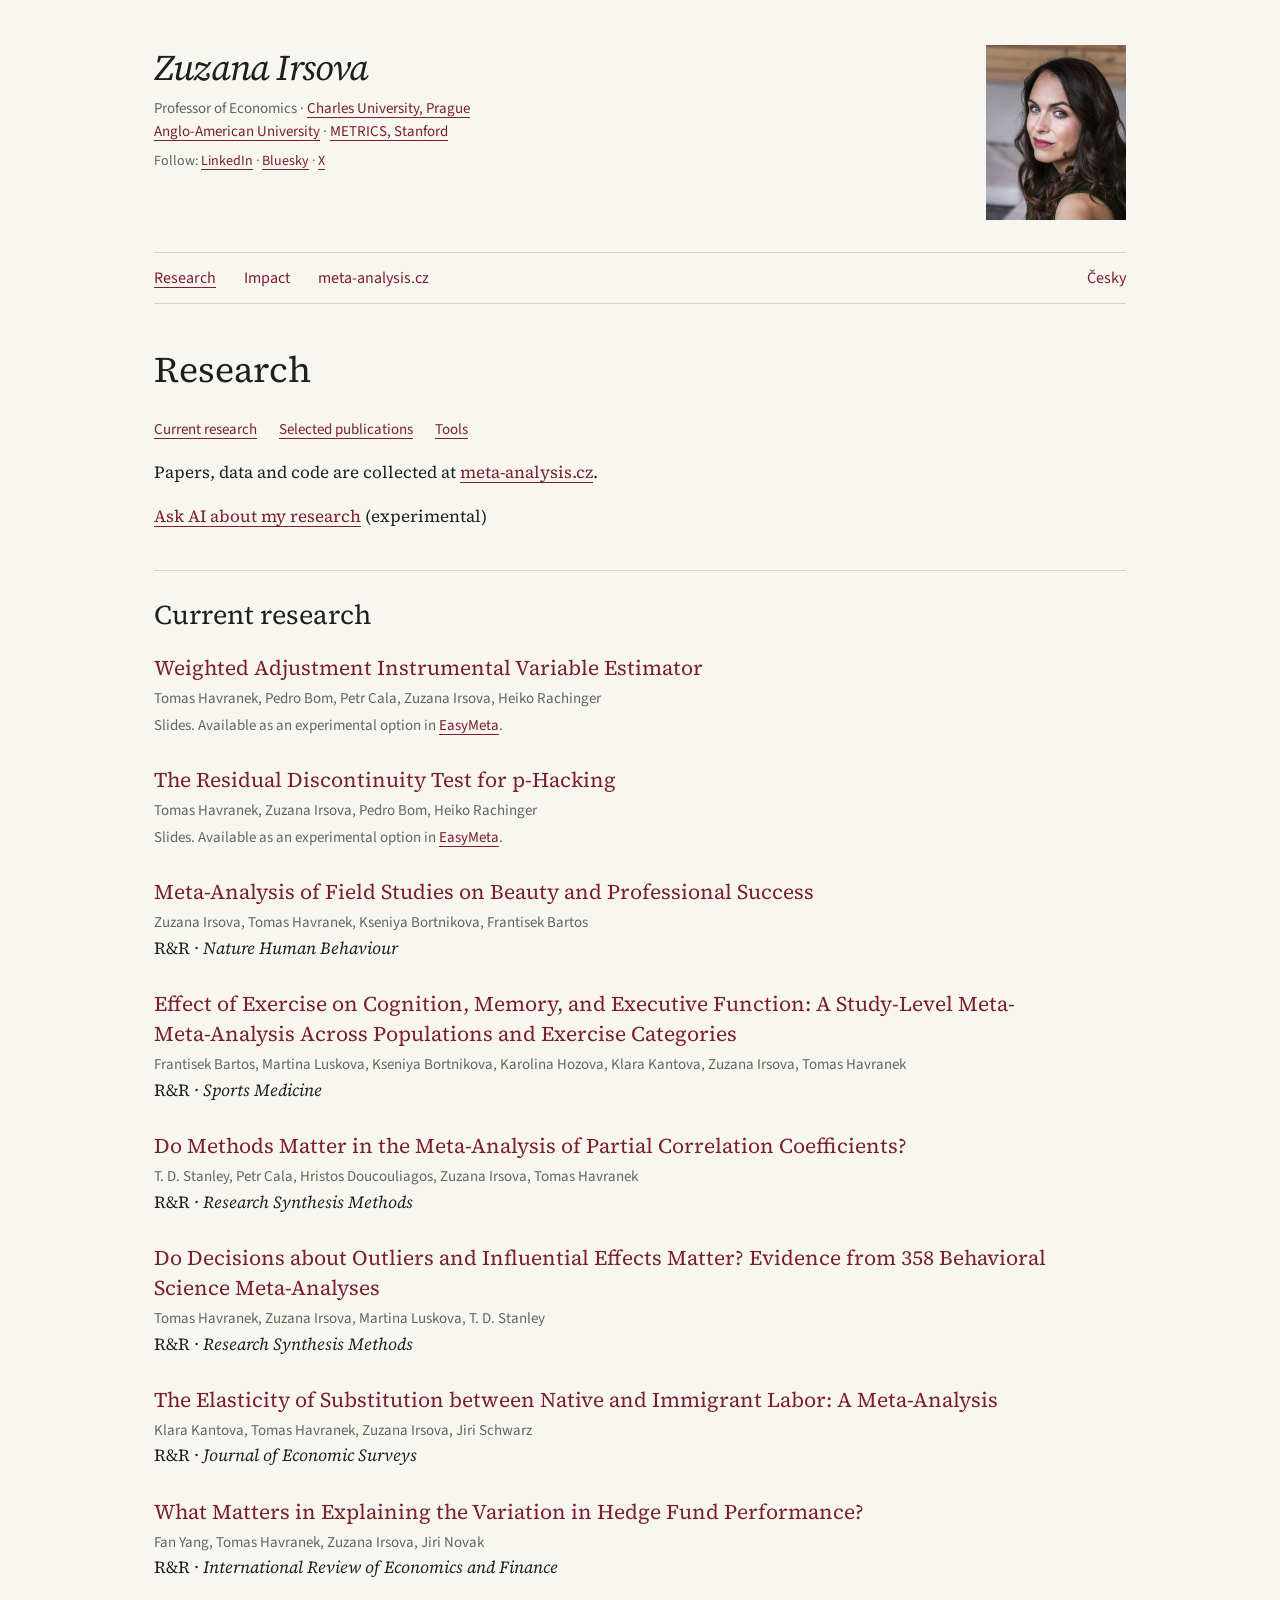
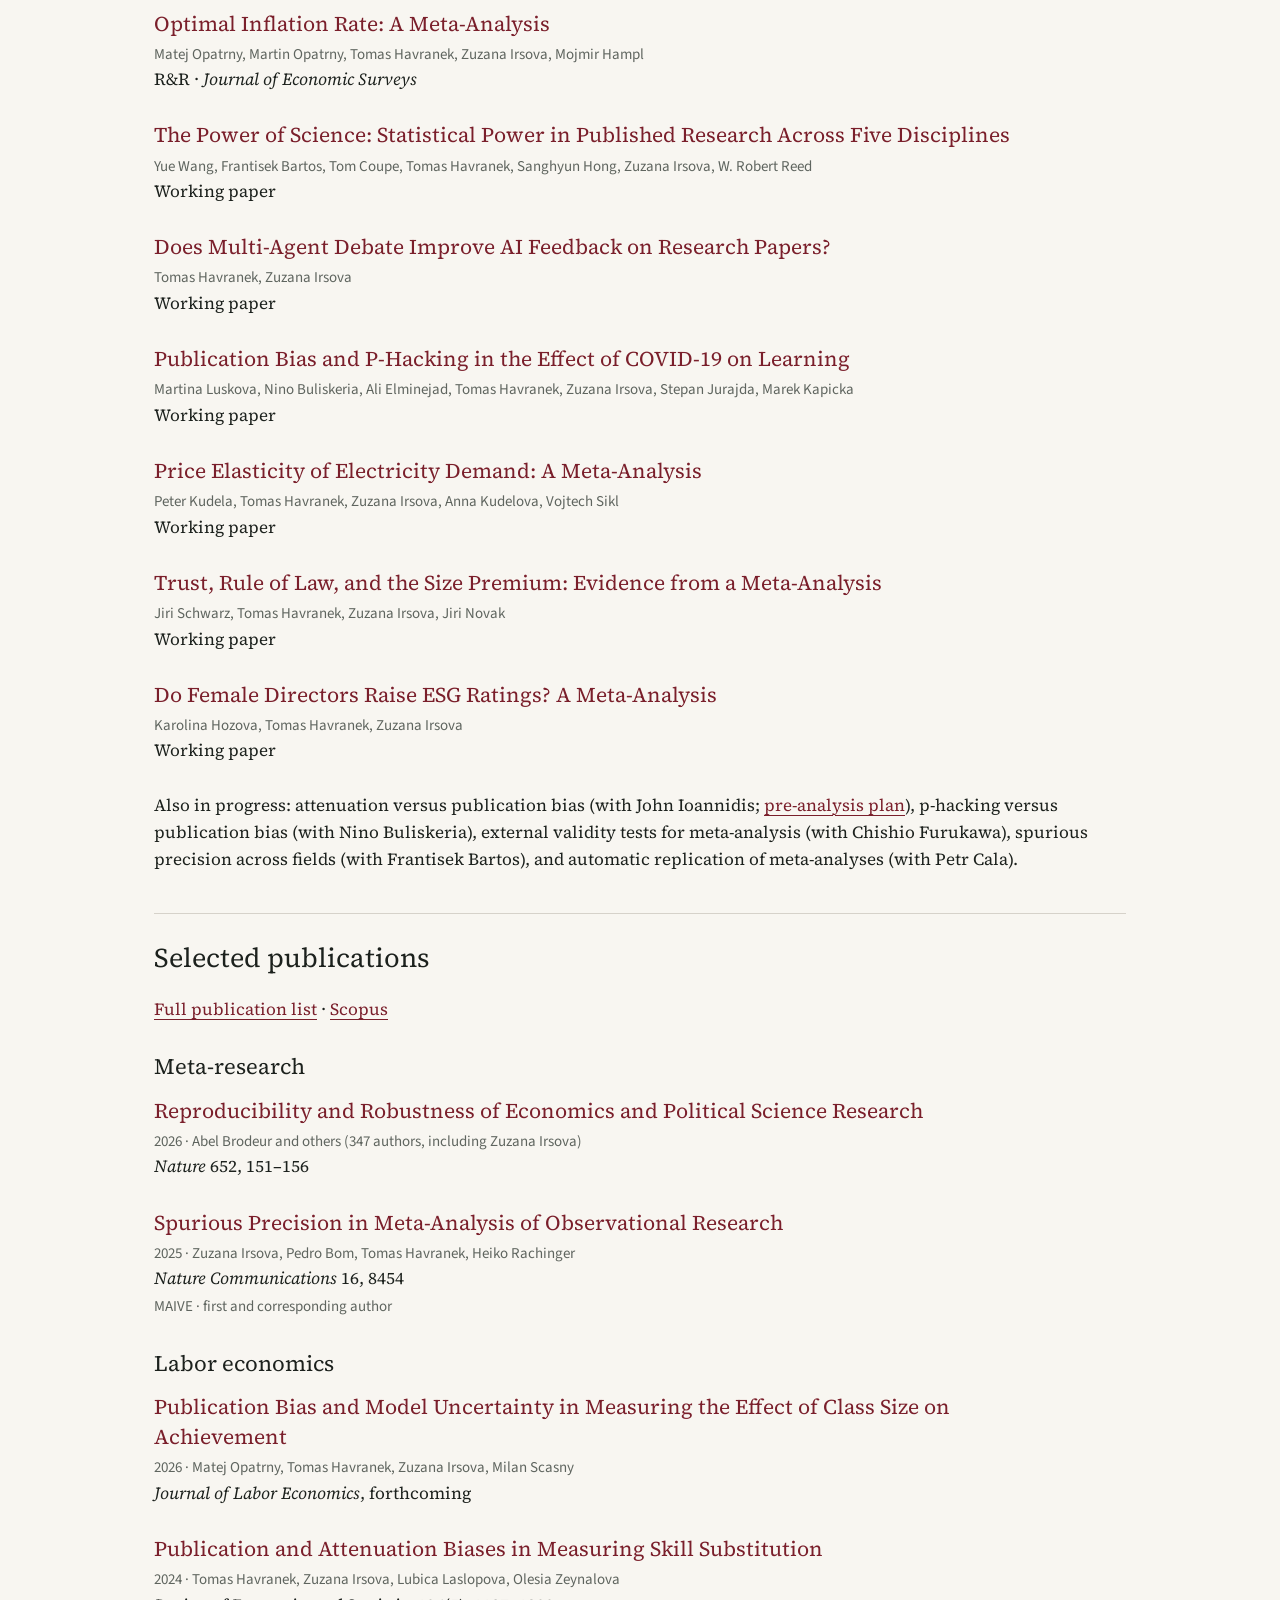
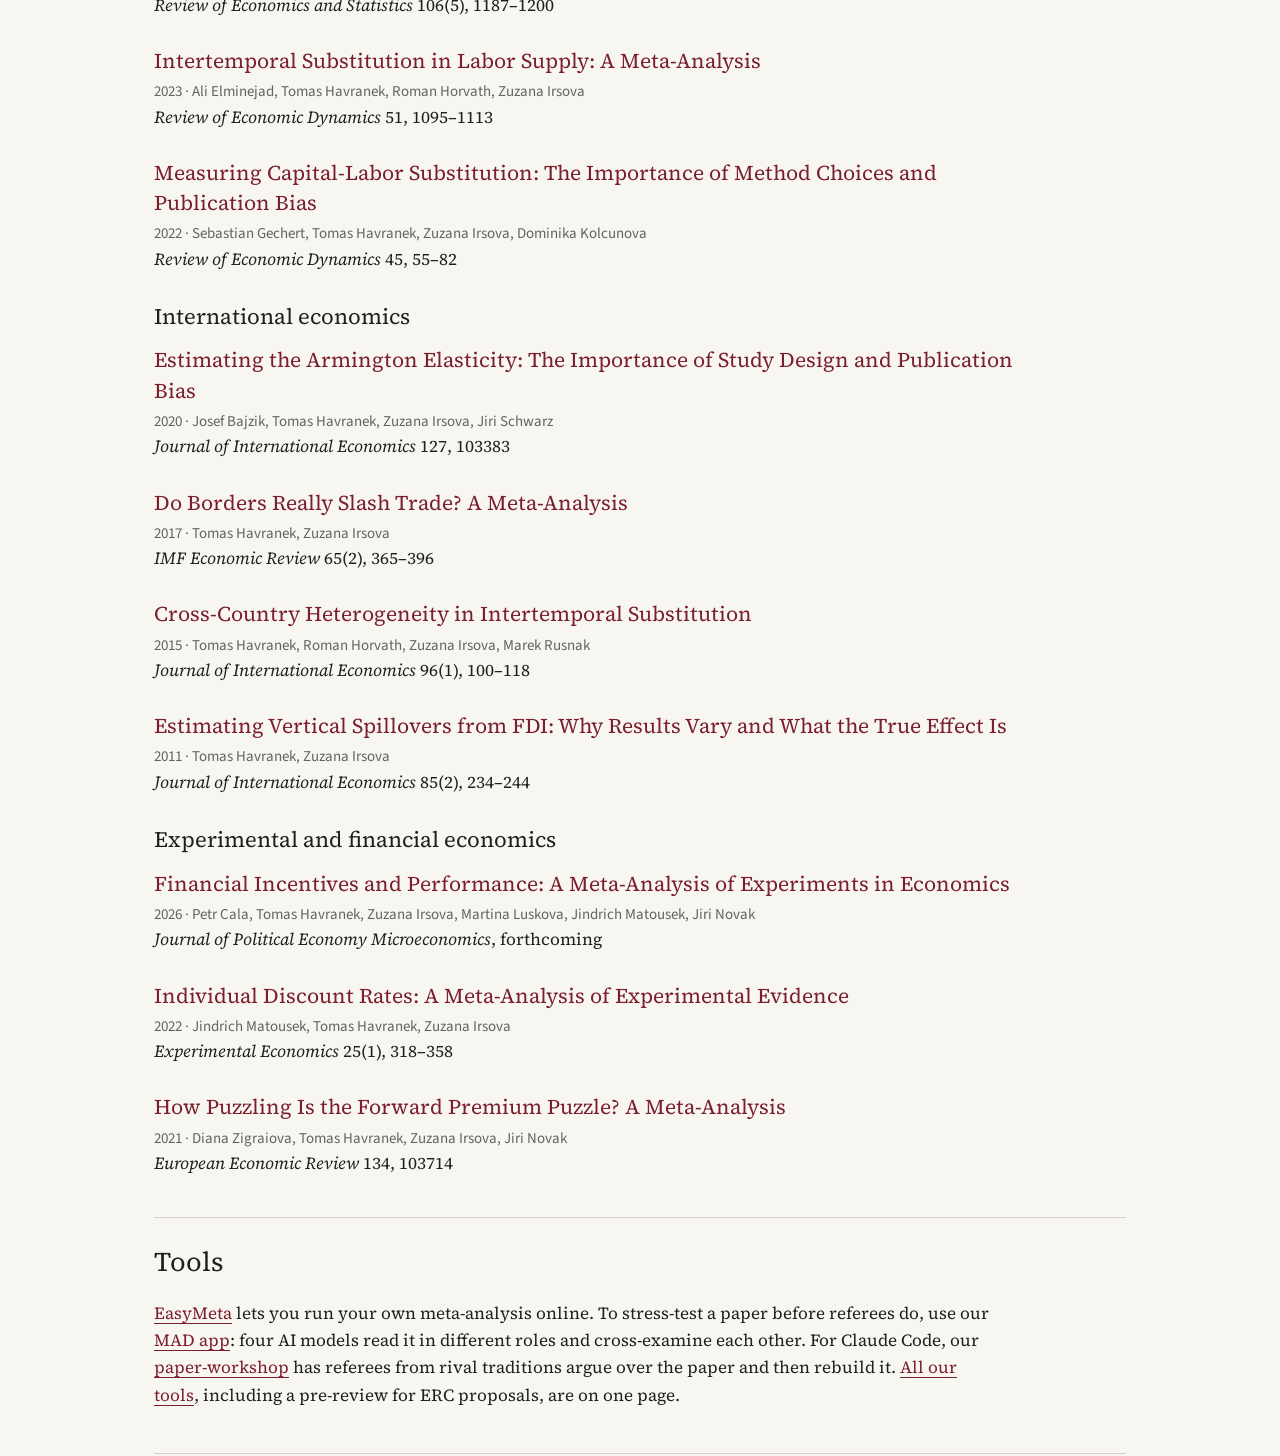
<file: current-research/index.html>
<!doctype html><html lang="en"><head><meta charset="utf-8"><title>Moved — Zuzana Irsova</title><meta name="description" content="This page has moved."><meta name="robots" content="noindex"><meta http-equiv="refresh" content="0; url=../research/#current-research"><link rel="canonical" href="https://www.irsova.com/research/"><script type="application/ld+json">{"@context": "https://schema.org", "@type": "WebPage", "url": "https://www.irsova.com/current-research/", "name": "Page moved", "dateModified": "2026-11-13"}</script></head><body><h1>Page moved</h1><a href="../research/#current-research">Continue to the new page</a></body></html>
</file>
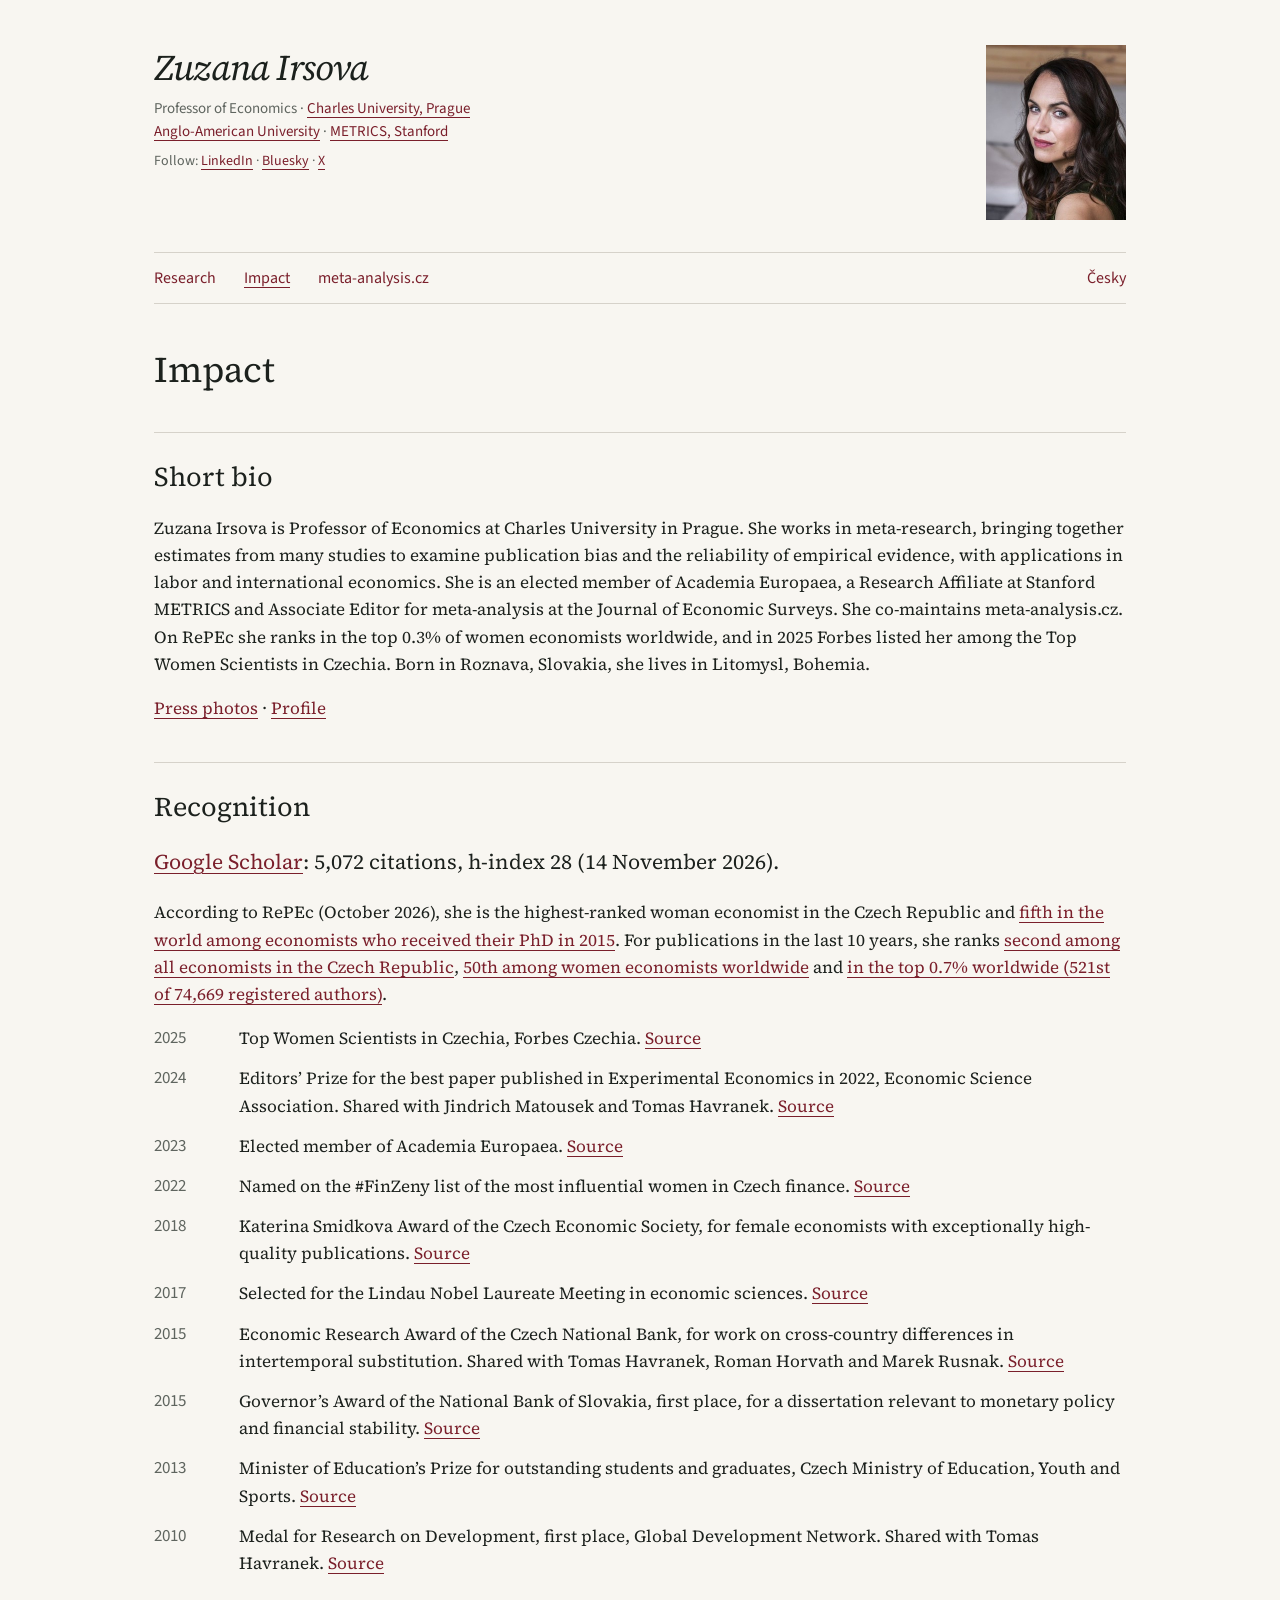
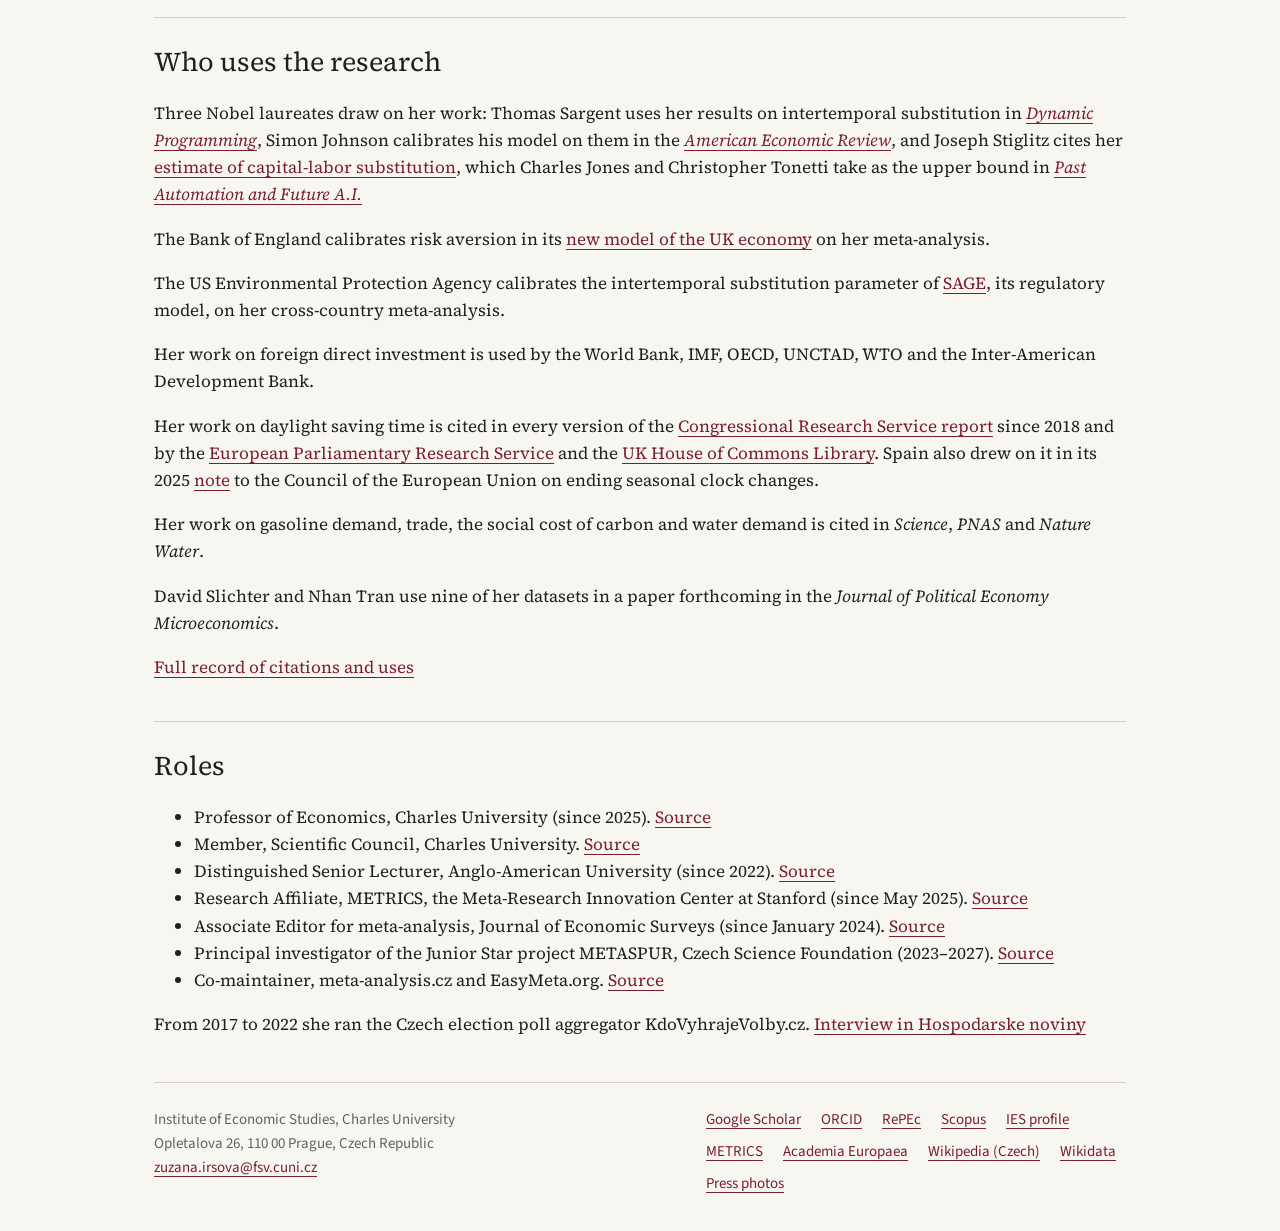
<file: impact/index.html>
<!DOCTYPE html>

<html lang="en">
<head>
<meta charset="utf-8"/>
<meta content="width=device-width, initial-scale=1" name="viewport"/>
<meta content="Research impact of Zuzana Irsova: recognition, who uses the research, and professional roles." name="description"/>
<title>Zuzana Irsova — Impact</title>
<style>
:root{--paper:#f8f6f1;--ink:#1c211d;--grey:#5f655f;--rule:#d6d2ca;--accent:#7a1f2b;--moss:#56653b}*{box-sizing:border-box}body{margin:0;background:var(--paper);color:var(--ink);font-family:'Source Serif 4',Georgia,serif;font-size:17px;line-height:1.6}a{color:var(--accent);text-underline-offset:4px;text-decoration-thickness:1px}a:hover{color:var(--moss)}a:focus-visible{outline:2px solid var(--moss);outline-offset:4px}.skip{position:absolute;top:-80px;left:16px;background:var(--paper);padding:12px;z-index:10}.skip:focus{top:8px}.page{max-width:1040px;padding:0 34px;margin:auto}header{display:grid;grid-template-columns:1fr 140px;gap:32px;padding-top:45px;align-items:start}.identity{min-width:0}.identity-name,h1,h2,h3{font-weight:400;line-height:1.25}.identity-name{font-size:36px;font-style:italic;letter-spacing:-.8px;margin:0 0 8px}.home-link{color:var(--ink);text-decoration:none}.role{font-family:'Source Sans 3',sans-serif;font-size:15px;color:var(--grey);margin:0;line-height:1.5}.email{font-family:'Source Sans 3',sans-serif;font-size:14px;display:inline-block;margin-top:8px}.portrait{width:140px;height:175px;object-fit:cover}.navigation{grid-column:1/-1;border-top:1px solid var(--rule);border-bottom:1px solid var(--rule);padding:6px 0;display:flex;gap:28px;align-items:center;font:16px 'Source Sans 3',sans-serif;white-space:nowrap}.navigation a{padding:8px 0;text-decoration:none}.navigation [aria-current]{text-decoration:underline}.language{margin-left:auto}main{margin-top:43px}.statement{font-size:32px;line-height:1.4;letter-spacing:-.45px;margin:0 0 38px;max-width:940px}section{border-top:1px solid var(--rule);padding-top:27px;margin-top:40px}h1{font-size:36px;margin:0 0 26px}h2{font-size:27px;margin:0 0 21px}h3{font-size:22px;margin:30px 0 15px}.section-head{display:flex;align-items:baseline;justify-content:space-between;gap:20px}.section-head>a,.label,.authors,.jump-links,.project-detail{font-family:'Source Sans 3',sans-serif}.section-head>a{font-size:15px}.papers{list-style:none;margin:0;padding:0;max-width:900px}.papers li{margin-bottom:27px}.paper-title{font-size:21px;line-height:1.4;text-decoration:none}.authors{display:block;color:var(--grey);font-size:15px;line-height:1.5;margin-top:5px}.journal{display:block;font-size:17px}.project-detail{font-size:15px;color:var(--grey)}.reading{max-width:850px}.about{display:grid;grid-template-columns:180px 1fr;gap:30px}.about p{margin-top:0}.jump-links{display:flex;flex-wrap:wrap;gap:8px 22px;font-size:15px}.metrics{font-size:21px}.awards{display:grid;grid-template-columns:65px 1fr;gap:13px 20px}.awards dt{font-family:'Source Sans 3',sans-serif;color:var(--grey)}.awards dd{margin:0}footer{border-top:1px solid var(--rule);padding:25px 0 35px;margin-top:44px;display:flex;justify-content:space-between;gap:30px;font:15px/1.6 'Source Sans 3',sans-serif;color:var(--grey);flex-wrap:wrap}footer p{margin:0}.profiles{display:flex;flex-wrap:wrap;gap:8px 20px;max-width:420px}.machine-link{flex-basis:100%;font-size:13px}.commentary p{max-width:800px}p,li,dd{overflow-wrap:break-word}
@media(max-width:760px){.page{padding:0 20px}header{grid-template-columns:minmax(0,1fr) 82px;gap:20px 14px;padding-top:25px}.portrait{width:82px;height:102.5px}.identity-name{font-size:27px;letter-spacing:-.5px}.role{font-size:13px}.email{font-size:12px;overflow-wrap:anywhere}.navigation{font-size:14px;gap:18px;padding:3px 0}.navigation a{padding:11px 0}.language{margin-left:auto}main{margin-top:30px}.statement{font-size:24px;line-height:1.45;margin-bottom:29px}h1{font-size:30px}h2{font-size:24px}h3{font-size:21px}.paper-title{font-size:19px}.authors{font-size:15px}.journal{font-size:16px}section{margin-top:32px;padding-top:23px}.about{grid-template-columns:1fr;gap:0}.awards{grid-template-columns:45px 1fr;gap:14px}.section-head>a{font-size:14px}footer{flex-direction:column;gap:20px}.metrics{font-size:19px}}
@media(max-width:390px){.page{padding:0 17px}.navigation{gap:10px;font-size:13px}.identity-name{font-size:25px}.role{font-size:12px}.email{font-size:11.5px}}
@media print{nav,.skip{display:none}.page{max-width:none}header{padding-top:0}section,li{break-inside:avoid}}


.data-grid { margin: 0; padding: 0; }
.data-grid-heading { margin: 0 0 .75rem; }
.data-grid-key, .data-grid figcaption { color: var(--muted, #5f655f); font: 400 .875rem/1.6 'Source Sans 3', sans-serif; }
.data-grid-key { margin: 0 0 1.5rem; max-width: 66ch; }
.data-grid-fields { display: grid; grid-template-columns: repeat(6, minmax(0, 1fr)); gap: 1.2rem; }
.data-grid-field { min-width: 0; margin-top: 0; border-top: 1px solid var(--rule, #d6d2ca); padding-top: .65rem; }
.data-grid-field h3 { margin: 0 0 1rem; min-height: 3em; color: var(--muted, #5f655f); font: 600 .8rem/1.45 'Source Sans 3', sans-serif; }
.data-grid-items { display: flex; flex-wrap: wrap; align-content: flex-start; align-items: flex-start; gap: .65rem; }
.data-square { display: inline-flex; align-items: center; justify-content: flex-start; flex: 0 0 auto; min-width: 24px; min-height: 24px; color: var(--accent, #7a1f2b); text-decoration: none; border-radius: 2px; }
.data-square svg { display: block; width: var(--square-side); height: var(--square-side); min-width: 24px; min-height: 24px; flex: 0 0 auto; overflow: visible; }
.data-square rect { fill: currentColor; transition: fill .15s ease; }
.data-square:hover, .data-square:focus-visible { color: var(--moss, #56653b); text-decoration: none; }
.data-square:focus-visible { outline: 2px solid var(--moss, #56653b); outline-offset: 4px; }
.data-square.has-label { flex-basis: 100%; width: 100%; gap: .45rem; }
.data-square-label { min-width: 0; overflow-wrap: anywhere; color: var(--muted, #5f655f); font: 500 .8rem/1.35 'Source Sans 3', sans-serif; }
.data-square-label small { display: block; margin-top: .2em; font-size: .7rem; font-weight: 400; }
.data-grid figcaption { margin-top: 1.4rem; }
.data-grid figcaption a { color: var(--accent, #7a1f2b); }
@media (max-width: 760px) {
  .data-grid-fields { grid-template-columns: minmax(0, 1fr); gap: 1.3rem; }
  .data-grid-field h3 { min-height: 0; margin-bottom: .65rem; }
  .data-grid-items { gap: .85rem; align-items: center; }
  .data-square.has-label { flex-basis: auto; width: auto; max-width: 100%; }
  .data-square-label { max-width: 9rem; font-size: .8rem; }
  .data-square-label small { font-size: .7rem; }
}
@media (prefers-reduced-motion: reduce) { .data-square rect { transition: none; } }
</style><link href="../fonts/fonts.css" rel="stylesheet"/><link href="../favicon-192.png" rel="icon" sizes="192x192" type="image/png"/><link href="../apple-touch-icon.png" rel="apple-touch-icon" sizes="180x180"/><link href="../llms.txt" rel="describedby"/><meta content="94C8D06EAF1F08DFF71A7CD08EF206DE" name="msvalidate.01"/><style>
.data-square-label{overflow-wrap:normal;word-break:normal;hyphens:manual}
.data-square{position:relative}
.data-square,.data-square svg{min-width:0;min-height:0}.data-grid-items{gap:.85rem;align-items:center}.data-square::after{content:"";position:absolute;left:50%;top:50%;width:max(100%,26px);height:max(100%,26px);transform:translate(-50%,-50%)}.data-square.has-label::after{width:100%;height:100%}
.data-grid-examples{display:none}
.data-square rect{fill:var(--fill,var(--accent));stroke:rgba(28,33,29,.5);stroke-width:1px;vector-effect:non-scaling-stroke}.data-square:hover rect,.data-square:focus-visible rect{stroke:var(--ink);stroke-width:2px;stroke-dasharray:none}
.data-grid-legend{display:grid;grid-template-columns:minmax(0,300px);row-gap:5px;align-items:center;margin:0 0 26px;font:13px/1.4 'Source Sans 3',sans-serif;color:var(--grey)}.legend-bar{height:10px;border-radius:1px;box-shadow:inset 0 0 0 1px rgba(28,33,29,.12)}.legend-ticks{display:flex;justify-content:space-between;font-size:12px}.legend-ticks span{flex:1;text-align:center}.legend-ticks span:first-child{text-align:left}.legend-ticks span:last-child{text-align:right}
.data-grid{border-top:1px solid var(--rule);padding-top:24px}
.data-grid-heading{font:600 21px/1.3 'Source Sans 3',sans-serif;letter-spacing:0;color:var(--ink);margin:0 0 6px}
.data-grid-key{margin-bottom:26px}
.role a{white-space:nowrap}.follow{margin:8px 0 0;font:14px/1.5 'Source Sans 3',sans-serif;color:var(--grey)}.follow a{text-decoration-thickness:1px}@media(max-width:760px){.follow a,.post-networks a{display:inline-block;padding:10px 6px;margin:-10px -6px;min-width:24px;text-align:center}}
.journal{font-variant-numeric:lining-nums}
@media(min-width:761px) and (max-width:1000px){.data-grid-fields{grid-template-columns:repeat(3,minmax(0,1fr));row-gap:1.8rem}.data-grid-field h3{min-height:0}}
@media(max-width:760px){.data-grid-legend{grid-template-columns:minmax(0,1fr)}.data-grid{padding-top:20px}.data-grid-heading{font-size:18px}.data-grid-key{margin-bottom:20px}.data-square-label{display:none}.data-square.has-label{flex-basis:auto;width:auto}.data-grid-items{gap:1rem;align-items:center}.data-grid-examples{display:block;margin:.7rem 0 0;color:var(--grey);font:400 .8rem/1.45 'Source Sans 3',sans-serif}.data-grid-fields{gap:1.1rem}.navigation a{padding-inline:5px;margin-inline:-5px}.email{font-size:13px}}
@media(max-width:390px){.role{font-size:13px}.email{font-size:12.5px}}

.post-list{list-style:none;margin:0;padding:0;max-width:850px}
.post-list li{margin:0 0 20px;padding-left:18px;border-left:2px solid var(--rule)}
.post-quote{display:block;color:var(--ink);text-decoration:none;font-size:19px;line-height:1.45}
.post-quote:hover{color:var(--accent)}
.post-meta{display:block;margin-top:4px;color:var(--grey);font:14px/1.5 'Source Sans 3',sans-serif}
.post-networks{margin:2px 0 0;color:var(--grey);font:14px/1.5 'Source Sans 3',sans-serif}
@media(max-width:760px){.post-quote{font-size:17px}.post-list li{padding-left:14px}}
</style><link href="https://www.irsova.com/impact/" rel="canonical"/><link href="https://www.irsova.com/impact/" hreflang="en" rel="alternate"/><link href="https://www.irsova.com/cs/impact/" hreflang="cs" rel="alternate"/><link href="https://www.irsova.com/impact/" hreflang="x-default" rel="alternate"/><meta content="Zuzana Irsova — Impact" property="og:title"/><meta content="Research impact of Zuzana Irsova: recognition, who uses the research, and professional roles." property="og:description"/><meta content="https://www.irsova.com/impact/" property="og:url"/><meta content="https://www.irsova.com/photo.jpg" property="og:image"/><meta content="Zuzana Irsova" property="og:image:alt"/><meta content="800" property="og:image:width"/><meta content="1000" property="og:image:height"/><meta content="en_GB" property="og:locale"/><meta content="cs_CZ" property="og:locale:alternate"/><meta content="website" property="og:type"/><meta content="Zuzana Irsova" property="og:site_name"/><meta content="#f8f6f1" name="theme-color"/><script type="application/ld+json">{
  "@context": "https://schema.org",
  "@type": "AboutPage",
  "@id": "https://www.irsova.com/impact/#impact",
  "url": "https://www.irsova.com/impact/",
  "name": "Zuzana Irsova — Impact",
  "description": "Research impact of Zuzana Irsova: recognition, who uses the research, and professional roles.",
  "inLanguage": "en",
  "mainEntity": {
    "@id": "https://www.irsova.com/#person"
  },
  "about": {
    "@id": "https://www.irsova.com/#person"
  },
  "dateModified": "2026-11-13"
}</script></head>
<body><a class="skip" href="#main">Skip to content</a><div class="page"><header><div class="identity"><p class="identity-name"><a class="home-link" href="../">Zuzana Irsova</a></p><p class="role">Professor of Economics · <a href="https://ies.fsv.cuni.cz/en/contacts/institute-members/73504033">Charles University, Prague</a><br/><a href="https://www.aauni.edu/directory/doc-phdr-zuzana-havrankova-ph-d/">Anglo-American University</a> · <a href="https://metrics.stanford.edu/people/zuzana-irsova">METRICS, Stanford</a></p><p class="follow">Follow: <a href="https://www.linkedin.com/in/zuzanairsova/" rel="me">LinkedIn</a><span aria-hidden="true"> · </span><a href="https://bsky.app/profile/irsova.bsky.social" rel="me">Bluesky</a><span aria-hidden="true"> · </span><a href="https://x.com/zuzanairsova" rel="me">X</a></p></div><img alt="Zuzana Irsova" class="portrait" decoding="async" height="175" sizes="(max-width:760px) 82px, 140px" src="../photo-480.jpg" srcset="../photo-480.jpg 280w, ../photo.jpg 800w" width="140"/><nav aria-label="Main navigation" class="navigation"><a href="../research/">Research</a><a aria-current="page" href="./">Impact</a><a href="https://meta-analysis.cz/">meta-analysis.cz</a><a class="language" href="../cs/impact/" hreflang="cs" lang="cs">Česky</a></nav></header><main id="main"><h1>Impact</h1><section><h2 id="short-bio">Short bio</h2><p>Zuzana Irsova is Professor of Economics at Charles University in Prague. She works in meta-research, bringing together estimates from many studies to examine publication bias and the reliability of empirical evidence, with applications in labor and international economics. She is an elected member of Academia Europaea, a Research Affiliate at Stanford METRICS and Associate Editor for meta-analysis at the Journal of Economic Surveys. She co-maintains meta-analysis.cz. On RePEc she ranks in the top <span data-m="repec.women_top_pct|pct">0.3%</span> of women economists worldwide, and in 2025 Forbes listed her among the Top Women Scientists in Czechia. Born in Roznava, Slovakia, she lives in Litomysl, Bohemia.</p><p><a href="https://meta-analysis.cz/about/photos/#irsova">Press photos</a> · <a href="https://meta-analysis.cz/about/#irsova">Profile</a></p></section><section><h2 id="recognition">Recognition</h2><p class="metrics"><a href="https://scholar.google.com/citations?user=LaHrICUAAAAJ">Google Scholar</a>: <span data-m="scholar.citations|int">5,072</span> citations, h-index <span data-m="scholar.h_index">28</span> (<span data-m="scholar.as_of|date">14 November 2026</span>).</p><p>According to RePEc (<span data-m="repec.release|month">October 2026</span>), she is the highest-ranked woman economist in the Czech Republic and <a href="https://ideas.repec.org/top/top.cohorts.html"><span data-m="repec.cohort|word">fifth</span> in the world among economists who received their PhD in 2015</a>. For publications in the last 10 years, she ranks <a href="https://ideas.repec.org/top/top.czech.html"><span data-m="repec.cz10|word">second</span> among all economists in the Czech Republic</a>, <a href="https://ideas.repec.org/top/top.women10.html"><span data-m="repec.women10|ord">50th</span> among women economists worldwide</a> and <a href="https://ideas.repec.org/top/top.person.all10.html">in the top <span data-m="repec.top_pct|pct">0.7%</span> worldwide (<span data-m="repec.world10|ord">521st</span> of <span data-m="repec.registered|int">74,669</span> registered authors)</a>.</p><dl class="awards"><dt>2025</dt><dd>Top Women Scientists in Czechia, Forbes Czechia. <a href="https://forbes.cz/lists/top-vedkyne-ceska-2025/zuzana-havrankova/">Source</a></dd><dt>2024</dt><dd>Editors’ Prize for the best paper published in Experimental Economics in 2022, Economic Science Association. Shared with Jindrich Matousek and Tomas Havranek. <a href="https://economicscience.org/news_manager.php?page=36768">Source</a></dd><dt>2023</dt><dd>Elected member of Academia Europaea. <a href="https://www.ae-info.org/ae/Member/Havrankova_Zuzana">Source</a></dd><dt>2022</dt><dd>Named on the #FinZeny list of the most influential women in Czech finance. <a href="https://meta-analysis.cz/about/">Source</a></dd><dt>2018</dt><dd>Katerina Smidkova Award of the Czech Economic Society, for female economists with exceptionally high-quality publications. <a href="https://www.cse.cz/media/laureatkou-ceny-kateriny-smidkove-je-zuzana-havrankova">Source</a></dd><dt>2017</dt><dd>Selected for the Lindau Nobel Laureate Meeting in economic sciences. <a href="https://meta-analysis.cz/about/">Source</a></dd><dt>2015</dt><dd>Economic Research Award of the Czech National Bank, for work on cross-country differences in intertemporal substitution. Shared with Tomas Havranek, Roman Horvath and Marek Rusnak. <a href="https://www.cnb.cz/cs/cnb-news/tiskove-zpravy/Cena-za-nejlepsi-vyzkumne-prace-CNB-00001">Source</a></dd><dt>2015</dt><dd>Governor’s Award of the National Bank of Slovakia, first place, for a dissertation relevant to monetary policy and financial stability. <a href="https://www.ae-info.org/ae/Member/Havrankova_Zuzana">Source</a></dd><dt>2013</dt><dd>Minister of Education’s Prize for outstanding students and graduates, Czech Ministry of Education, Youth and Sports. <a href="https://iforum.cuni.cz/IFORUM-14873-version1.pdf">Source</a></dd><dt>2010</dt><dd>Medal for Research on Development, first place, Global Development Network. Shared with Tomas Havranek. <a href="https://iforum.cuni.cz/IFORUM-14873-version1.pdf">Source</a></dd></dl></section><section><h2>Who uses the research</h2><p>Three Nobel laureates draw on her work: Thomas Sargent uses her results on intertemporal substitution in <a href="https://dp.quantecon.org/"><i>Dynamic Programming</i></a>, Simon Johnson calibrates his model on them in the <a href="https://doi.org/10.1257/aer.20250064"><i>American Economic Review</i></a>, and Joseph Stiglitz cites her <a href="https://doi.org/10.1093/oxrep/graf026">estimate of capital-labor substitution</a>, which Charles Jones and Christopher Tonetti take as the upper bound in <a href="https://web.stanford.edu/~chadj/JonesTonetti_Automation.pdf"><i>Past Automation and Future A.I.</i></a></p><p>The Bank of England calibrates risk aversion in its <a href="https://www.bankofengland.co.uk/-/media/boe/files/macro-technical-paper/2026/a-uk-hank-model.pdf">new model of the UK economy</a> on her meta-analysis.</p><p>The US Environmental Protection Agency calibrates the intertemporal substitution parameter of <a href="https://www.epa.gov/system/files/documents/2024-03/sage_model_documentation_2_1_1.pdf">SAGE</a>, its regulatory model, on her cross-country meta-analysis.</p><p>Her work on foreign direct investment is used by the World Bank, IMF, OECD, UNCTAD, WTO and the Inter-American Development Bank.</p><p>Her work on daylight saving time is cited in every version of the <a href="https://www.congress.gov/crs-product/R45208">Congressional Research Service report</a> since 2018 and by the <a href="https://www.europarl.europa.eu/thinktank/en/document/EPRS_STU(2017)611006">European Parliamentary Research Service</a> and the <a href="https://commonslibrary.parliament.uk/research-briefings/sn03796/">UK House of Commons Library</a>. Spain also drew on it in its 2025 <a href="https://data.consilium.europa.eu/doc/document/ST-14195-2025-INIT/en/pdf">note</a> to the Council of the European Union on ending seasonal clock changes.</p><p>Her work on gasoline demand, trade, the social cost of carbon and water demand is cited in <i>Science</i>, <i>PNAS</i> and <i>Nature Water</i>.</p><p>David Slichter and Nhan Tran use nine of her datasets in a paper forthcoming in the <i>Journal of Political Economy Microeconomics</i>.</p><p><a href="https://meta-analysis.cz/impact/">Full record of citations and uses</a></p></section><section><h2 id="roles">Roles</h2><ul><li>Professor of Economics, Charles University (since 2025). <a href="https://ies.fsv.cuni.cz/en/contacts/institute-members/73504033">Source</a></li><li>Member, Scientific Council, Charles University. <a href="https://cuni.cz/UK-128.html">Source</a></li><li>Distinguished Senior Lecturer, Anglo-American University (since 2022). <a href="https://www.aauni.edu/directory/doc-phdr-zuzana-havrankova-ph-d/">Source</a></li><li>Research Affiliate, METRICS, the Meta-Research Innovation Center at Stanford (since May 2025). <a href="https://metrics.stanford.edu/people/zuzana-irsova">Source</a></li><li>Associate Editor for meta-analysis, Journal of Economic Surveys (since January 2024). <a href="https://ies.fsv.cuni.cz/en/news/zuzana-havrankova-became-new-associate-editor-journal-economic-surveys">Source</a></li><li>Principal investigator of the Junior Star project METASPUR, Czech Science Foundation (2023–2027). <a href="https://science.fsv.cuni.cz/en/project/spurious-precision-in-meta-analysis-of-social-science-research-metaspur/">Source</a></li><li>Co-maintainer, meta-analysis.cz and EasyMeta.org. <a href="https://meta-analysis.cz/about/">Source</a></li></ul><p>From 2017 to 2022 she ran the Czech election poll aggregator KdoVyhrajeVolby.cz. <a href="https://meta-analysis.cz/komentare/zi-iv-hn-sazkari-babis/">Interview in Hospodarske noviny</a></p></section></main><footer id="contact"><div><p>Institute of Economic Studies, Charles University<br/>Opletalova 26, 110 00 Prague, Czech Republic</p><p><a href="mailto:zuzana.irsova@fsv.cuni.cz">zuzana.irsova@fsv.cuni.cz</a></p></div><div class="profiles"><a href="https://scholar.google.com/citations?user=LaHrICUAAAAJ">Google Scholar</a><a href="https://orcid.org/0000-0002-0753-8124">ORCID</a><a href="https://ideas.repec.org/e/pir23.html">RePEc</a><a href="https://www.scopus.com/authid/detail.uri?authorId=37080793200">Scopus</a><a href="https://ies.fsv.cuni.cz/en/contacts/institute-members/73504033">IES profile</a><a href="https://metrics.stanford.edu/people/zuzana-irsova">METRICS</a><a href="https://www.ae-info.org/ae/Member/Havrankova_Zuzana">Academia Europaea</a><a href="https://cs.wikipedia.org/wiki/Zuzana_Havr%C3%A1nkov%C3%A1">Wikipedia (Czech)</a><a href="https://www.wikidata.org/wiki/Q41799025">Wikidata</a><a href="https://meta-analysis.cz/about/photos/#irsova">Press photos</a></div></footer></div></body>
</html>
</file>
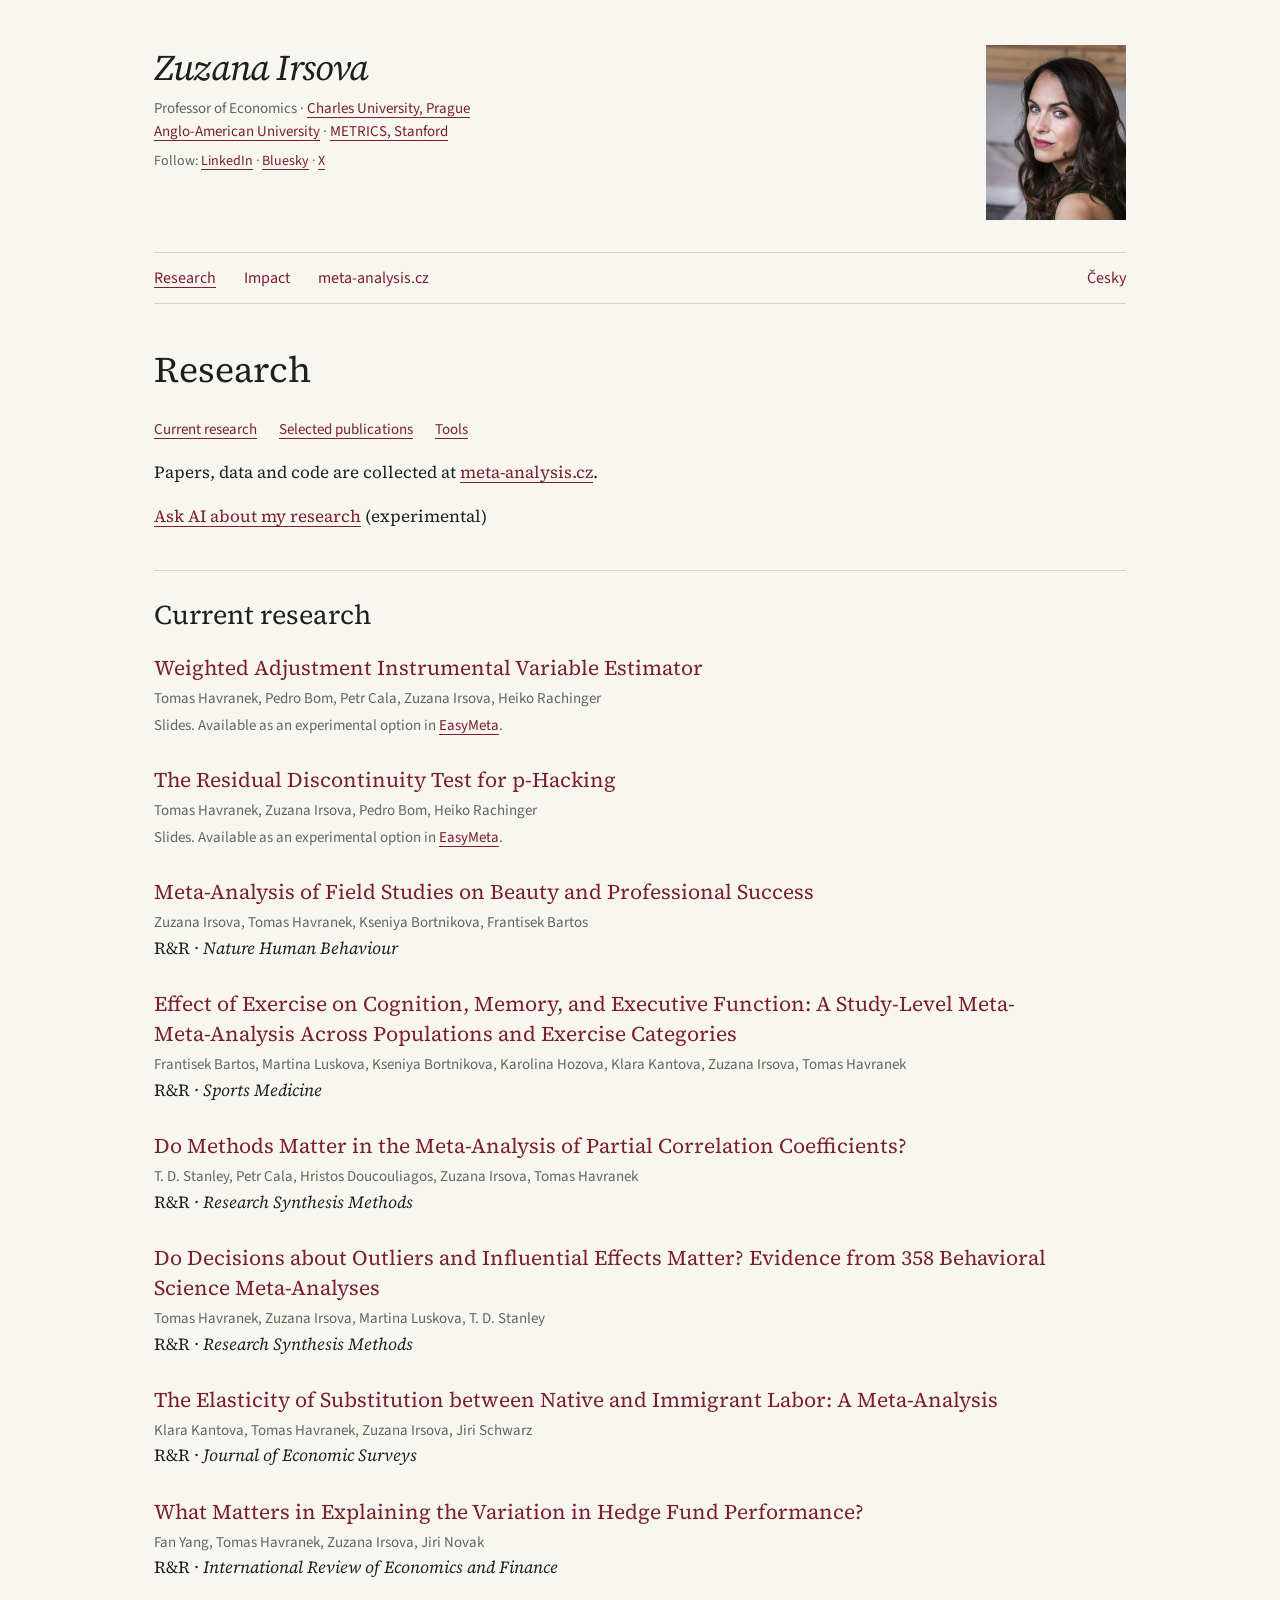
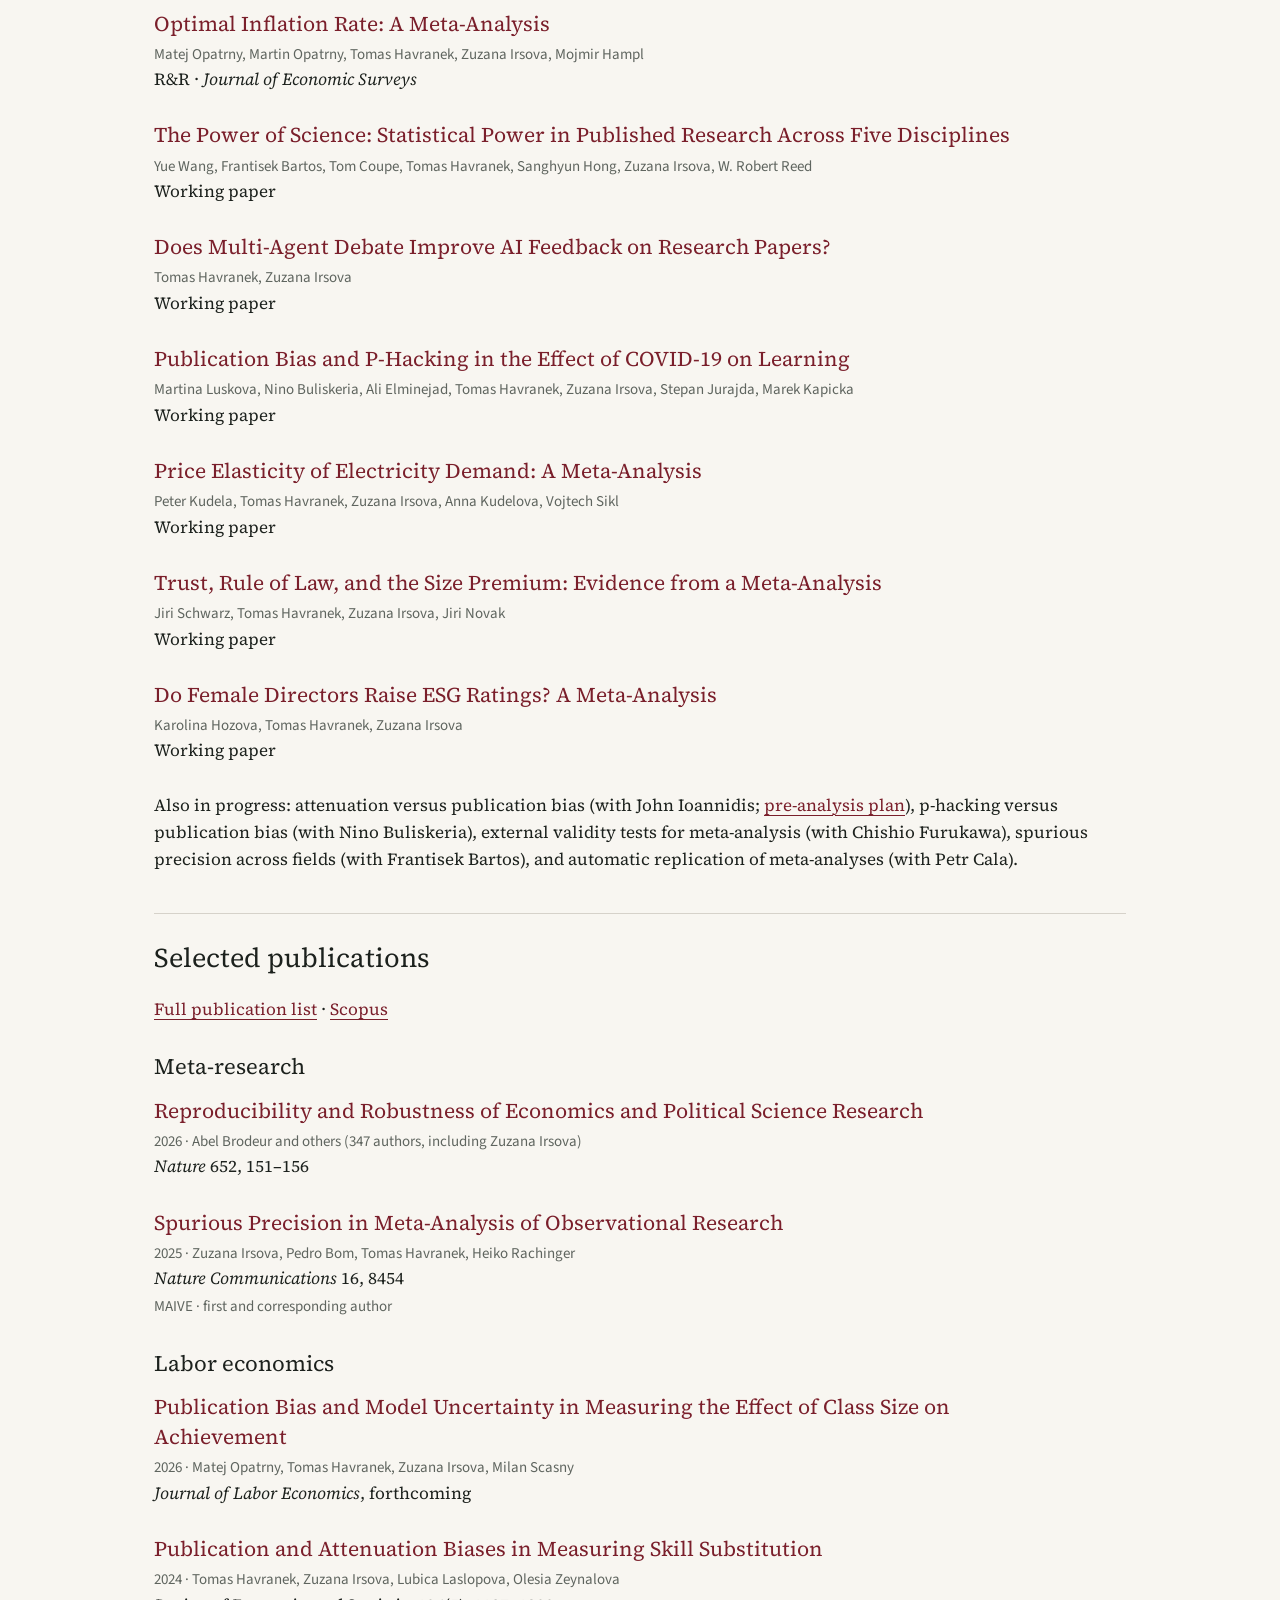
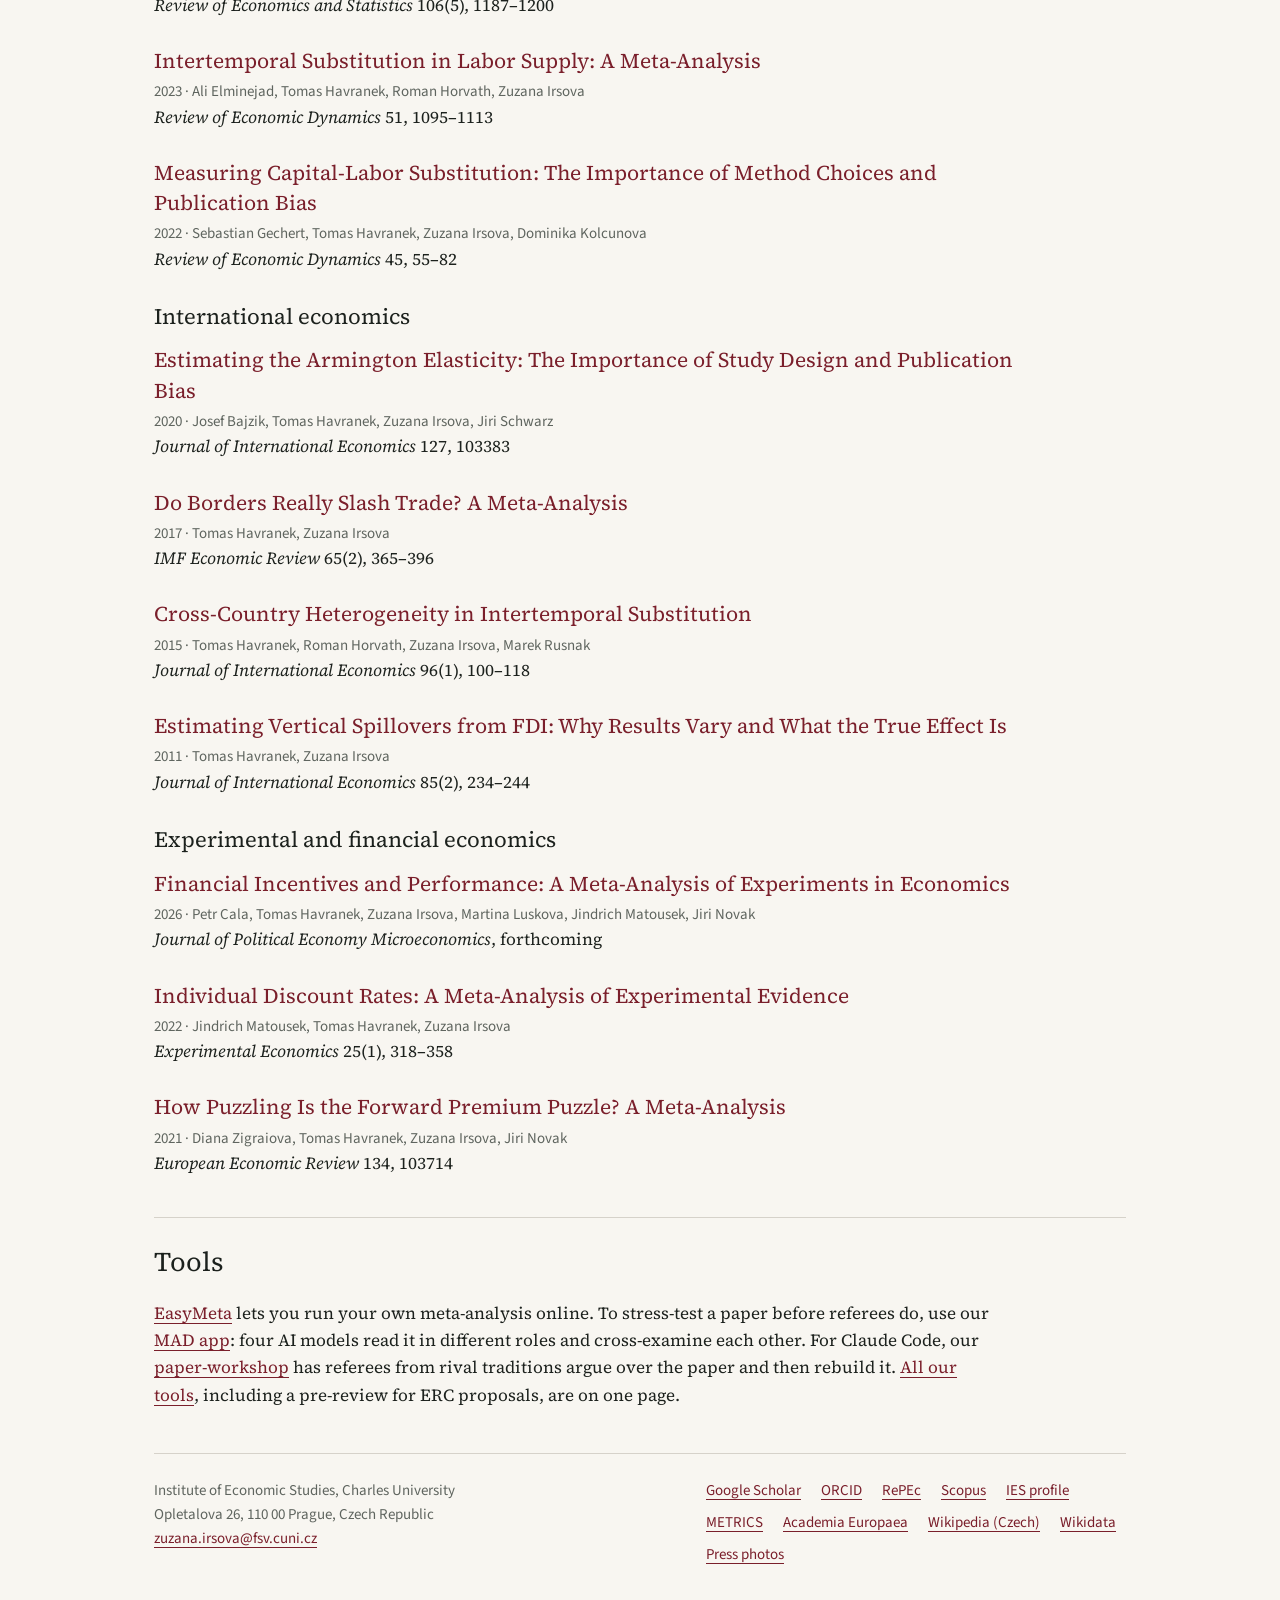
<file: publications/index.html>
<!doctype html><html lang="en"><head><meta charset="utf-8"><title>Moved — Zuzana Irsova</title><meta name="description" content="This page has moved."><meta name="robots" content="noindex"><meta http-equiv="refresh" content="0; url=../research/#publications"><link rel="canonical" href="https://www.irsova.com/research/"><script type="application/ld+json">{"@context": "https://schema.org", "@type": "WebPage", "url": "https://www.irsova.com/publications/", "name": "Page moved", "dateModified": "2026-11-13"}</script></head><body><h1>Page moved</h1><a href="../research/#publications">Continue to the new page</a></body></html>
</file>
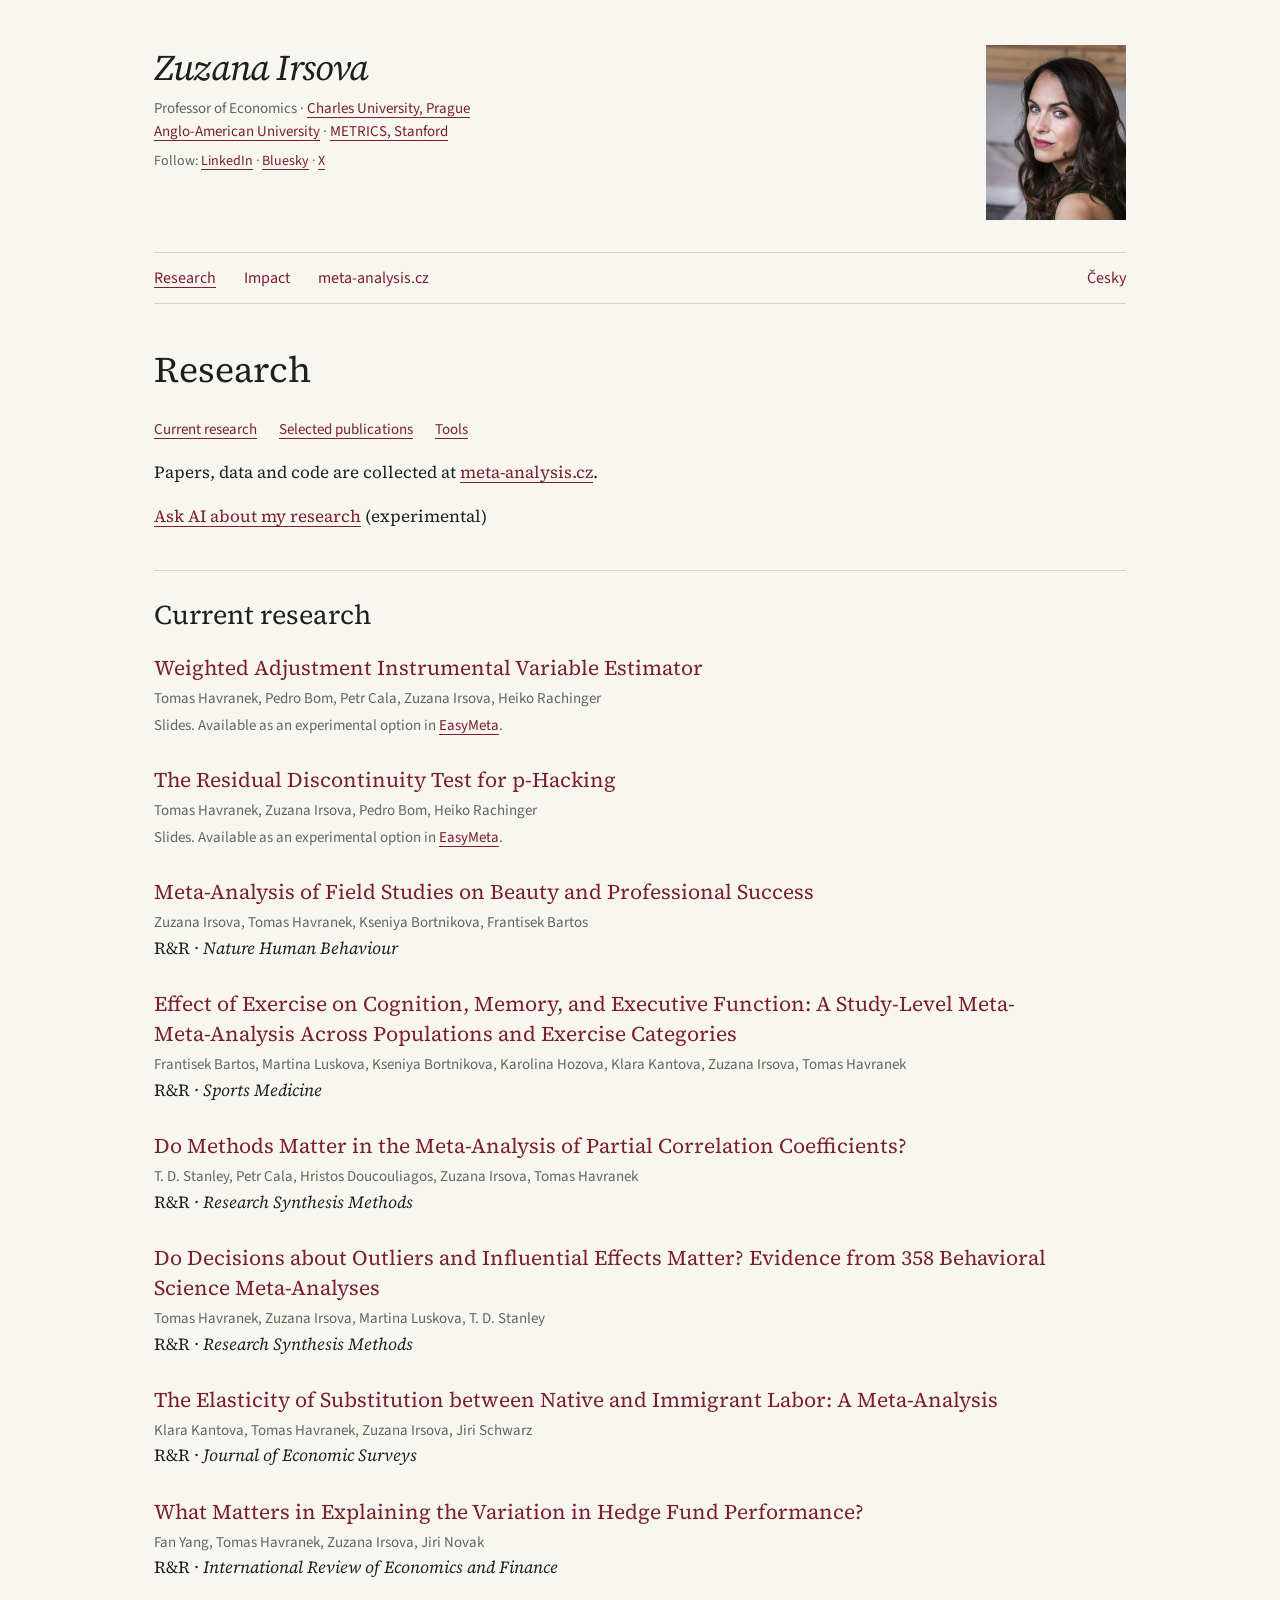
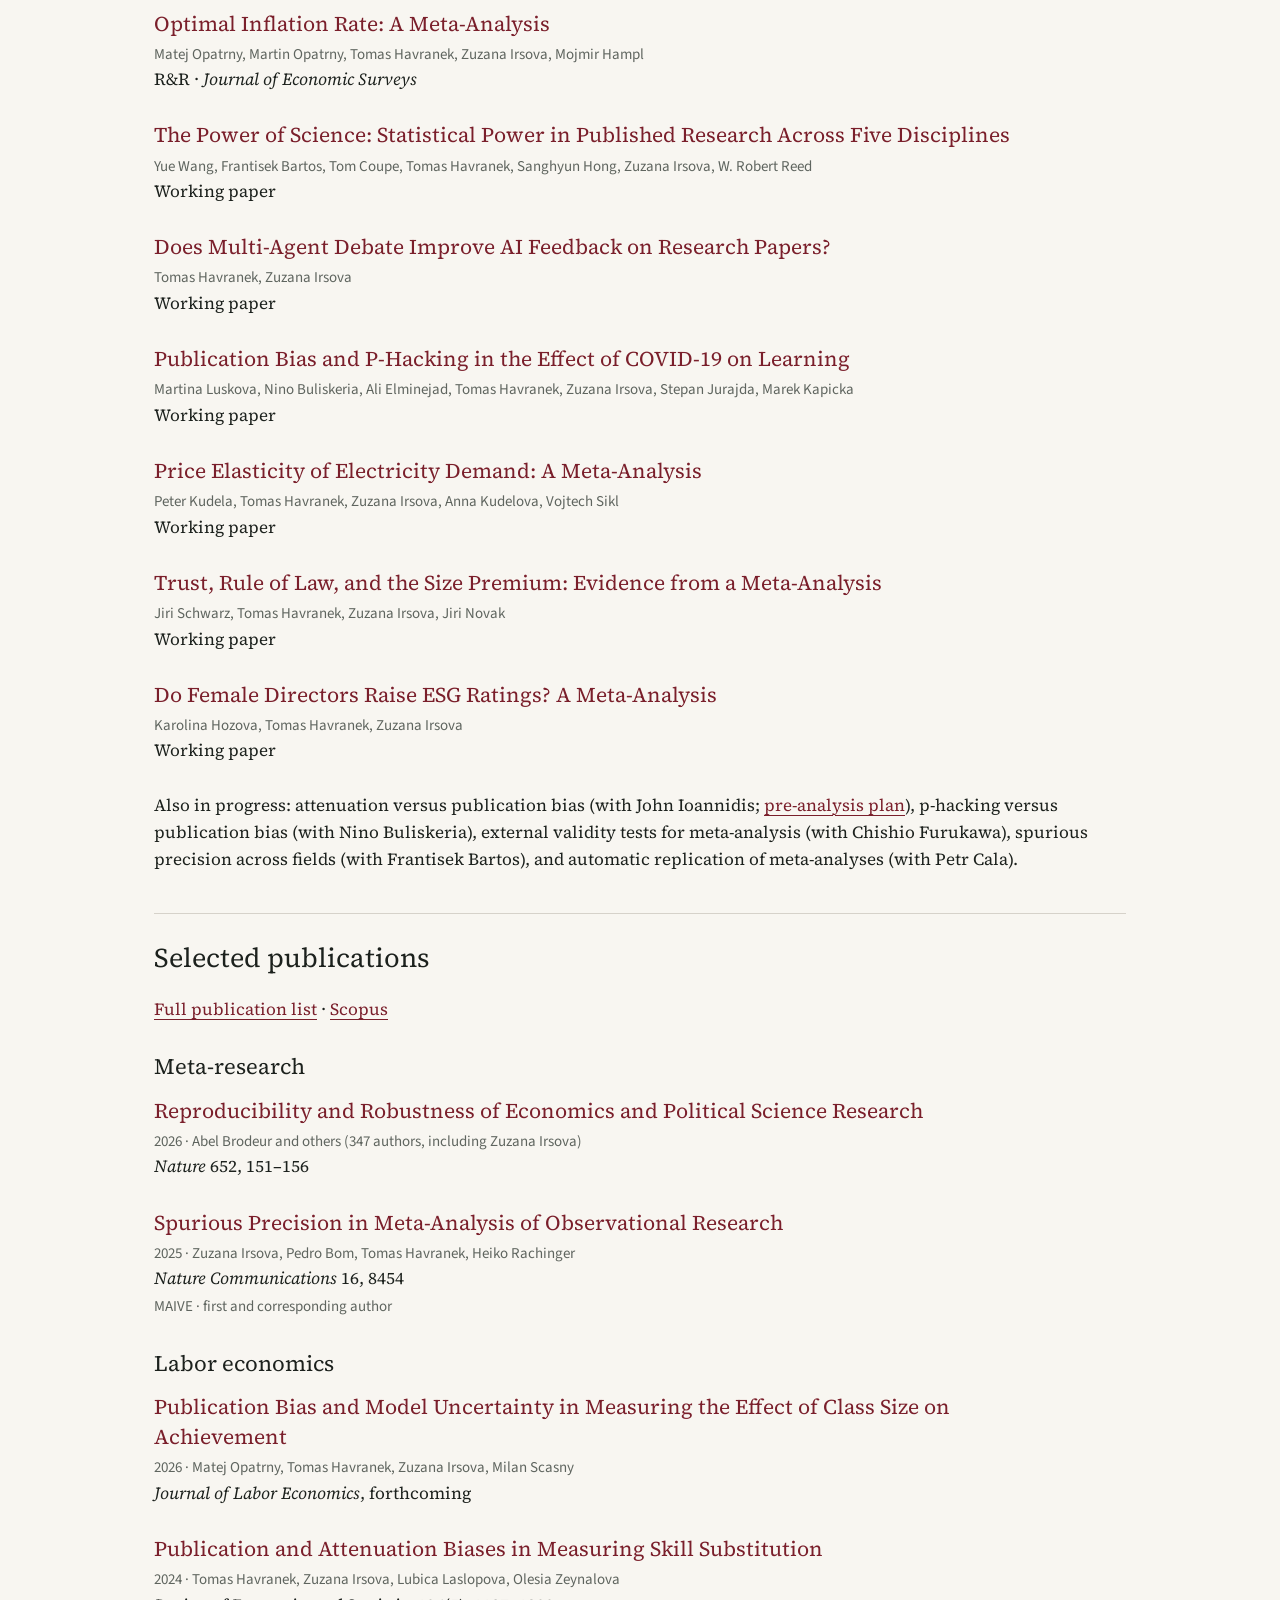
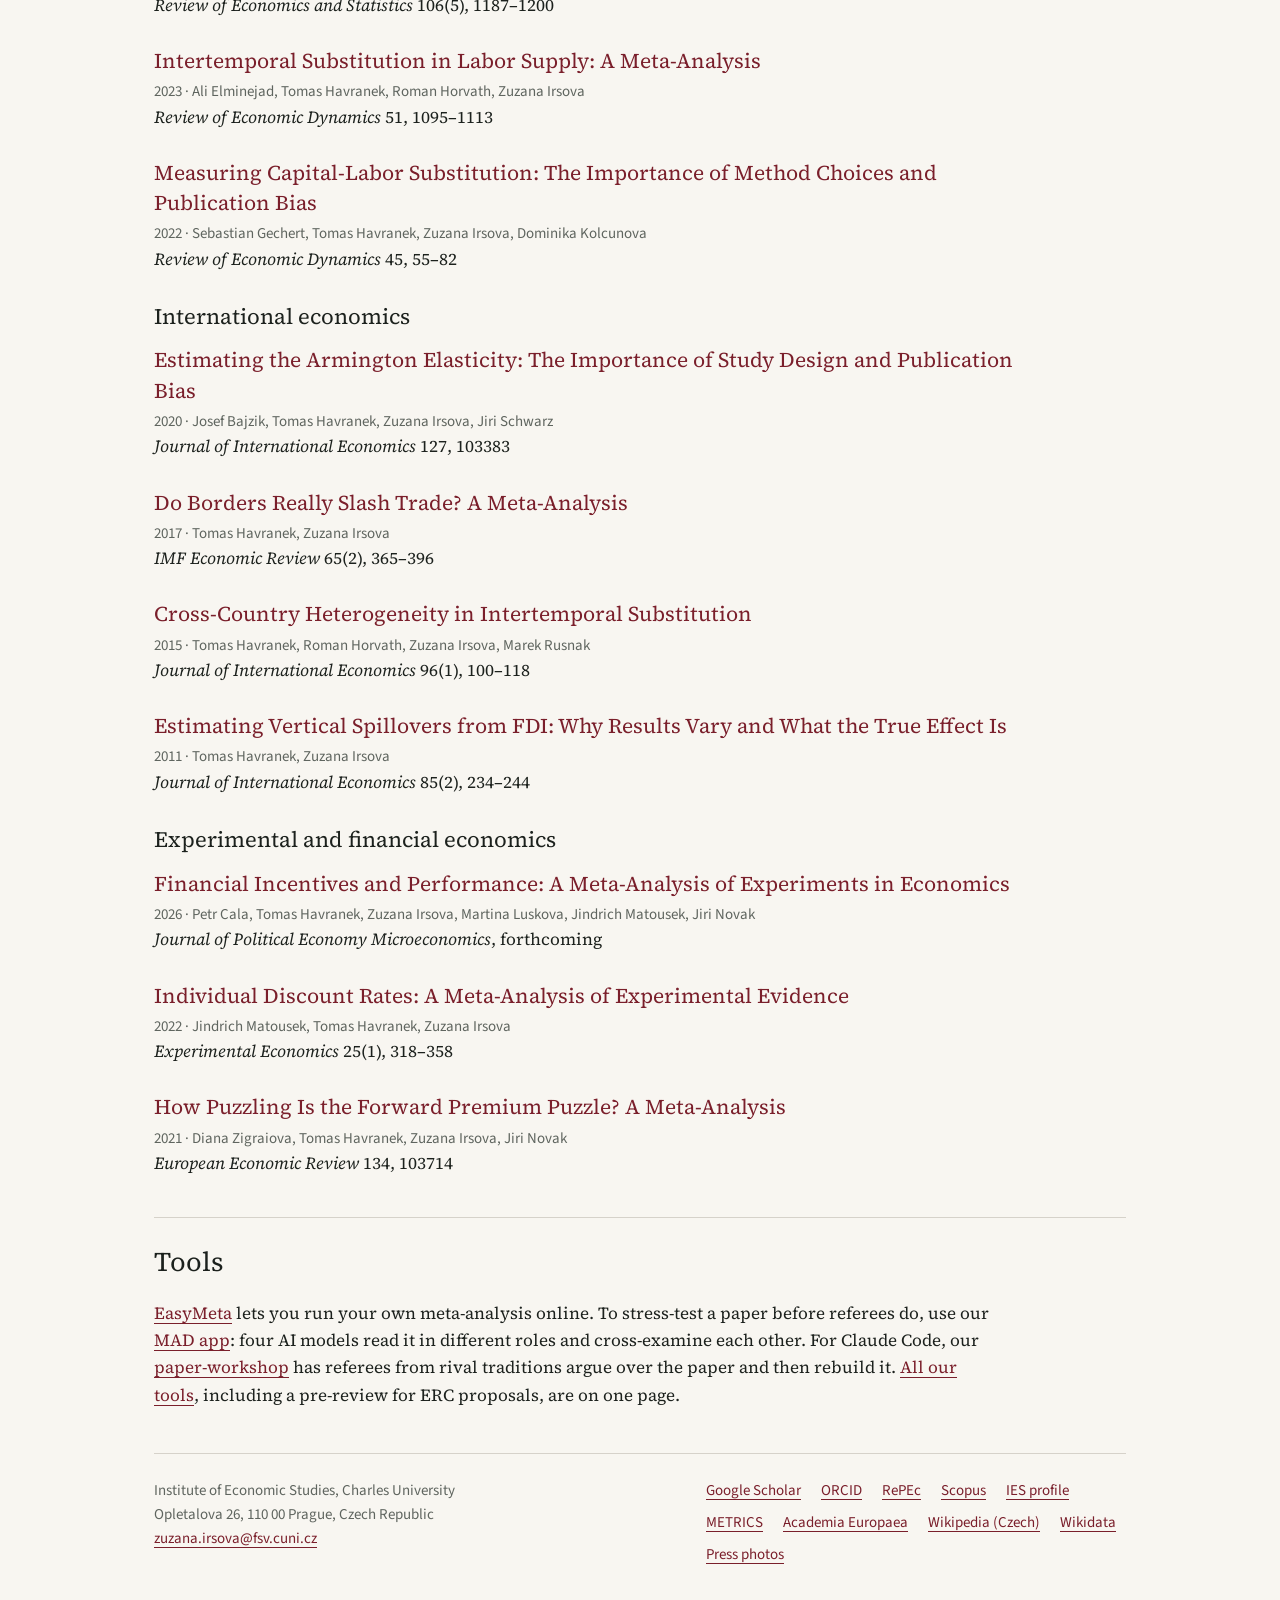
<file: research/index.html>
<!DOCTYPE html>

<html lang="en">
<head>
<meta charset="utf-8"/>
<meta content="width=device-width, initial-scale=1" name="viewport"/>
<meta content="Research by Zuzana Irsova: current projects, selected publications and tools for meta-analysis." name="description"/>
<title>Zuzana Irsova — Research</title>
<style>
:root{--paper:#f8f6f1;--ink:#1c211d;--grey:#5f655f;--rule:#d6d2ca;--accent:#7a1f2b;--moss:#56653b}*{box-sizing:border-box}body{margin:0;background:var(--paper);color:var(--ink);font-family:'Source Serif 4',Georgia,serif;font-size:17px;line-height:1.6}a{color:var(--accent);text-underline-offset:4px;text-decoration-thickness:1px}a:hover{color:var(--moss)}a:focus-visible{outline:2px solid var(--moss);outline-offset:4px}.skip{position:absolute;top:-80px;left:16px;background:var(--paper);padding:12px;z-index:10}.skip:focus{top:8px}.page{max-width:1040px;padding:0 34px;margin:auto}header{display:grid;grid-template-columns:1fr 140px;gap:32px;padding-top:45px;align-items:start}.identity{min-width:0}.identity-name,h1,h2,h3{font-weight:400;line-height:1.25}.identity-name{font-size:36px;font-style:italic;letter-spacing:-.8px;margin:0 0 8px}.home-link{color:var(--ink);text-decoration:none}.role{font-family:'Source Sans 3',sans-serif;font-size:15px;color:var(--grey);margin:0;line-height:1.5}.email{font-family:'Source Sans 3',sans-serif;font-size:14px;display:inline-block;margin-top:8px}.portrait{width:140px;height:175px;object-fit:cover}.navigation{grid-column:1/-1;border-top:1px solid var(--rule);border-bottom:1px solid var(--rule);padding:6px 0;display:flex;gap:28px;align-items:center;font:16px 'Source Sans 3',sans-serif;white-space:nowrap}.navigation a{padding:8px 0;text-decoration:none}.navigation [aria-current]{text-decoration:underline}.language{margin-left:auto}main{margin-top:43px}.statement{font-size:32px;line-height:1.4;letter-spacing:-.45px;margin:0 0 38px;max-width:940px}section{border-top:1px solid var(--rule);padding-top:27px;margin-top:40px}h1{font-size:36px;margin:0 0 26px}h2{font-size:27px;margin:0 0 21px}h3{font-size:22px;margin:30px 0 15px}.section-head{display:flex;align-items:baseline;justify-content:space-between;gap:20px}.section-head>a,.label,.authors,.jump-links,.project-detail{font-family:'Source Sans 3',sans-serif}.section-head>a{font-size:15px}.papers{list-style:none;margin:0;padding:0;max-width:900px}.papers li{margin-bottom:27px}.paper-title{font-size:21px;line-height:1.4;text-decoration:none}.authors{display:block;color:var(--grey);font-size:15px;line-height:1.5;margin-top:5px}.journal{display:block;font-size:17px}.project-detail{font-size:15px;color:var(--grey)}.reading{max-width:850px}.about{display:grid;grid-template-columns:180px 1fr;gap:30px}.about p{margin-top:0}.jump-links{display:flex;flex-wrap:wrap;gap:8px 22px;font-size:15px}.metrics{font-size:21px}.awards{display:grid;grid-template-columns:65px 1fr;gap:13px 20px}.awards dt{font-family:'Source Sans 3',sans-serif;color:var(--grey)}.awards dd{margin:0}footer{border-top:1px solid var(--rule);padding:25px 0 35px;margin-top:44px;display:flex;justify-content:space-between;gap:30px;font:15px/1.6 'Source Sans 3',sans-serif;color:var(--grey);flex-wrap:wrap}footer p{margin:0}.profiles{display:flex;flex-wrap:wrap;gap:8px 20px;max-width:420px}.machine-link{flex-basis:100%;font-size:13px}.commentary p{max-width:800px}p,li,dd{overflow-wrap:break-word}
@media(max-width:760px){.page{padding:0 20px}header{grid-template-columns:minmax(0,1fr) 82px;gap:20px 14px;padding-top:25px}.portrait{width:82px;height:102.5px}.identity-name{font-size:27px;letter-spacing:-.5px}.role{font-size:13px}.email{font-size:12px;overflow-wrap:anywhere}.navigation{font-size:14px;gap:18px;padding:3px 0}.navigation a{padding:11px 0}.language{margin-left:auto}main{margin-top:30px}.statement{font-size:24px;line-height:1.45;margin-bottom:29px}h1{font-size:30px}h2{font-size:24px}h3{font-size:21px}.paper-title{font-size:19px}.authors{font-size:15px}.journal{font-size:16px}section{margin-top:32px;padding-top:23px}.about{grid-template-columns:1fr;gap:0}.awards{grid-template-columns:45px 1fr;gap:14px}.section-head>a{font-size:14px}footer{flex-direction:column;gap:20px}.metrics{font-size:19px}}
@media(max-width:390px){.page{padding:0 17px}.navigation{gap:10px;font-size:13px}.identity-name{font-size:25px}.role{font-size:12px}.email{font-size:11.5px}}
@media print{nav,.skip{display:none}.page{max-width:none}header{padding-top:0}section,li{break-inside:avoid}}


.data-grid { margin: 0; padding: 0; }
.data-grid-heading { margin: 0 0 .75rem; }
.data-grid-key, .data-grid figcaption { color: var(--muted, #5f655f); font: 400 .875rem/1.6 'Source Sans 3', sans-serif; }
.data-grid-key { margin: 0 0 1.5rem; max-width: 66ch; }
.data-grid-fields { display: grid; grid-template-columns: repeat(6, minmax(0, 1fr)); gap: 1.2rem; }
.data-grid-field { min-width: 0; margin-top: 0; border-top: 1px solid var(--rule, #d6d2ca); padding-top: .65rem; }
.data-grid-field h3 { margin: 0 0 1rem; min-height: 3em; color: var(--muted, #5f655f); font: 600 .8rem/1.45 'Source Sans 3', sans-serif; }
.data-grid-items { display: flex; flex-wrap: wrap; align-content: flex-start; align-items: flex-start; gap: .65rem; }
.data-square { display: inline-flex; align-items: center; justify-content: flex-start; flex: 0 0 auto; min-width: 24px; min-height: 24px; color: var(--accent, #7a1f2b); text-decoration: none; border-radius: 2px; }
.data-square svg { display: block; width: var(--square-side); height: var(--square-side); min-width: 24px; min-height: 24px; flex: 0 0 auto; overflow: visible; }
.data-square rect { fill: currentColor; transition: fill .15s ease; }
.data-square:hover, .data-square:focus-visible { color: var(--moss, #56653b); text-decoration: none; }
.data-square:focus-visible { outline: 2px solid var(--moss, #56653b); outline-offset: 4px; }
.data-square.has-label { flex-basis: 100%; width: 100%; gap: .45rem; }
.data-square-label { min-width: 0; overflow-wrap: anywhere; color: var(--muted, #5f655f); font: 500 .8rem/1.35 'Source Sans 3', sans-serif; }
.data-square-label small { display: block; margin-top: .2em; font-size: .7rem; font-weight: 400; }
.data-grid figcaption { margin-top: 1.4rem; }
.data-grid figcaption a { color: var(--accent, #7a1f2b); }
@media (max-width: 760px) {
  .data-grid-fields { grid-template-columns: minmax(0, 1fr); gap: 1.3rem; }
  .data-grid-field h3 { min-height: 0; margin-bottom: .65rem; }
  .data-grid-items { gap: .85rem; align-items: center; }
  .data-square.has-label { flex-basis: auto; width: auto; max-width: 100%; }
  .data-square-label { max-width: 9rem; font-size: .8rem; }
  .data-square-label small { font-size: .7rem; }
}
@media (prefers-reduced-motion: reduce) { .data-square rect { transition: none; } }
</style><link href="../fonts/fonts.css" rel="stylesheet"/><link href="../favicon-192.png" rel="icon" sizes="192x192" type="image/png"/><link href="../apple-touch-icon.png" rel="apple-touch-icon" sizes="180x180"/><link href="../llms.txt" rel="describedby"/><meta content="94C8D06EAF1F08DFF71A7CD08EF206DE" name="msvalidate.01"/><style>
.data-square-label{overflow-wrap:normal;word-break:normal;hyphens:manual}
.data-square{position:relative}
.data-square,.data-square svg{min-width:0;min-height:0}.data-grid-items{gap:.85rem;align-items:center}.data-square::after{content:"";position:absolute;left:50%;top:50%;width:max(100%,26px);height:max(100%,26px);transform:translate(-50%,-50%)}.data-square.has-label::after{width:100%;height:100%}
.data-grid-examples{display:none}
.data-square rect{fill:var(--fill,var(--accent));stroke:rgba(28,33,29,.5);stroke-width:1px;vector-effect:non-scaling-stroke}.data-square:hover rect,.data-square:focus-visible rect{stroke:var(--ink);stroke-width:2px;stroke-dasharray:none}
.data-grid-legend{display:grid;grid-template-columns:minmax(0,300px);row-gap:5px;align-items:center;margin:0 0 26px;font:13px/1.4 'Source Sans 3',sans-serif;color:var(--grey)}.legend-bar{height:10px;border-radius:1px;box-shadow:inset 0 0 0 1px rgba(28,33,29,.12)}.legend-ticks{display:flex;justify-content:space-between;font-size:12px}.legend-ticks span{flex:1;text-align:center}.legend-ticks span:first-child{text-align:left}.legend-ticks span:last-child{text-align:right}
.data-grid{border-top:1px solid var(--rule);padding-top:24px}
.data-grid-heading{font:600 21px/1.3 'Source Sans 3',sans-serif;letter-spacing:0;color:var(--ink);margin:0 0 6px}
.data-grid-key{margin-bottom:26px}
.role a{white-space:nowrap}.follow{margin:8px 0 0;font:14px/1.5 'Source Sans 3',sans-serif;color:var(--grey)}.follow a{text-decoration-thickness:1px}@media(max-width:760px){.follow a,.post-networks a{display:inline-block;padding:10px 6px;margin:-10px -6px;min-width:24px;text-align:center}}
.journal{font-variant-numeric:lining-nums}
@media(min-width:761px) and (max-width:1000px){.data-grid-fields{grid-template-columns:repeat(3,minmax(0,1fr));row-gap:1.8rem}.data-grid-field h3{min-height:0}}
@media(max-width:760px){.data-grid-legend{grid-template-columns:minmax(0,1fr)}.data-grid{padding-top:20px}.data-grid-heading{font-size:18px}.data-grid-key{margin-bottom:20px}.data-square-label{display:none}.data-square.has-label{flex-basis:auto;width:auto}.data-grid-items{gap:1rem;align-items:center}.data-grid-examples{display:block;margin:.7rem 0 0;color:var(--grey);font:400 .8rem/1.45 'Source Sans 3',sans-serif}.data-grid-fields{gap:1.1rem}.navigation a{padding-inline:5px;margin-inline:-5px}.email{font-size:13px}}
@media(max-width:390px){.role{font-size:13px}.email{font-size:12.5px}}

.post-list{list-style:none;margin:0;padding:0;max-width:850px}
.post-list li{margin:0 0 20px;padding-left:18px;border-left:2px solid var(--rule)}
.post-quote{display:block;color:var(--ink);text-decoration:none;font-size:19px;line-height:1.45}
.post-quote:hover{color:var(--accent)}
.post-meta{display:block;margin-top:4px;color:var(--grey);font:14px/1.5 'Source Sans 3',sans-serif}
.post-networks{margin:2px 0 0;color:var(--grey);font:14px/1.5 'Source Sans 3',sans-serif}
@media(max-width:760px){.post-quote{font-size:17px}.post-list li{padding-left:14px}}
</style><link href="https://www.irsova.com/research/" rel="canonical"/><link href="https://www.irsova.com/research/" hreflang="en" rel="alternate"/><link href="https://www.irsova.com/cs/research/" hreflang="cs" rel="alternate"/><link href="https://www.irsova.com/research/" hreflang="x-default" rel="alternate"/><meta content="Zuzana Irsova — Research" property="og:title"/><meta content="Research by Zuzana Irsova: current projects, selected publications and tools for meta-analysis." property="og:description"/><meta content="https://www.irsova.com/research/" property="og:url"/><meta content="https://www.irsova.com/photo.jpg" property="og:image"/><meta content="Zuzana Irsova" property="og:image:alt"/><meta content="800" property="og:image:width"/><meta content="1000" property="og:image:height"/><meta content="en_GB" property="og:locale"/><meta content="cs_CZ" property="og:locale:alternate"/><meta content="website" property="og:type"/><meta content="Zuzana Irsova" property="og:site_name"/><meta content="#f8f6f1" name="theme-color"/><script type="application/ld+json">{
  "@context": "https://schema.org",
  "@type": "CollectionPage",
  "@id": "https://www.irsova.com/research/#research",
  "name": "Zuzana Irsova — Research",
  "url": "https://www.irsova.com/research/",
  "inLanguage": "en",
  "about": {
    "@id": "https://www.irsova.com/#person"
  },
  "mainEntity": {
    "@type": "ItemList",
    "numberOfItems": 28,
    "itemListElement": [
      {
        "@type": "ListItem",
        "position": 1,
        "item": {
          "@type": "CreativeWork",
          "@id": "https://meta-analysis.cz/waive_ottawa.pdf#article",
          "name": "Weighted Adjustment Instrumental Variable Estimator",
          "url": "https://meta-analysis.cz/waive_ottawa.pdf",
          "author": [
            {
              "@type": "Person",
              "name": "Tomas Havranek"
            },
            {
              "@type": "Person",
              "name": "Pedro Bom"
            },
            {
              "@type": "Person",
              "name": "Petr Cala"
            },
            {
              "@type": "Person",
              "name": "Zuzana Irsova",
              "@id": "https://www.irsova.com/#person"
            },
            {
              "@type": "Person",
              "name": "Heiko Rachinger"
            }
          ],
          "creativeWorkStatus": "Presentation"
        }
      },
      {
        "@type": "ListItem",
        "position": 2,
        "item": {
          "@type": "CreativeWork",
          "@id": "https://meta-analysis.cz/rdt_chemnitz.pdf#article",
          "name": "The Residual Discontinuity Test for p-Hacking",
          "url": "https://meta-analysis.cz/rdt_chemnitz.pdf",
          "author": [
            {
              "@type": "Person",
              "name": "Tomas Havranek"
            },
            {
              "@type": "Person",
              "name": "Zuzana Irsova",
              "@id": "https://www.irsova.com/#person"
            },
            {
              "@type": "Person",
              "name": "Pedro Bom"
            },
            {
              "@type": "Person",
              "name": "Heiko Rachinger"
            }
          ],
          "creativeWorkStatus": "Presentation"
        }
      },
      {
        "@type": "ListItem",
        "position": 3,
        "item": {
          "@type": "ScholarlyArticle",
          "@id": "https://meta-analysis.cz/beauty/#article",
          "name": "Meta-Analysis of Field Studies on Beauty and Professional Success",
          "url": "https://meta-analysis.cz/beauty/",
          "author": [
            {
              "@type": "Person",
              "name": "Zuzana Irsova",
              "@id": "https://www.irsova.com/#person"
            },
            {
              "@type": "Person",
              "name": "Tomas Havranek"
            },
            {
              "@type": "Person",
              "name": "Kseniya Bortnikova"
            },
            {
              "@type": "Person",
              "name": "Frantisek Bartos"
            }
          ],
          "creativeWorkStatus": "Revise and resubmit",
          "isPartOf": {
            "@type": "Periodical",
            "name": "Nature Human Behaviour"
          }
        }
      },
      {
        "@type": "ListItem",
        "position": 4,
        "item": {
          "@type": "ScholarlyArticle",
          "@id": "https://meta-analysis.cz/exercise/#article",
          "name": "Effect of Exercise on Cognition, Memory, and Executive Function: A Study-Level Meta-Meta-Analysis Across Populations and Exercise Categories",
          "url": "https://meta-analysis.cz/exercise/",
          "author": [
            {
              "@type": "Person",
              "name": "Frantisek Bartos"
            },
            {
              "@type": "Person",
              "name": "Martina Luskova"
            },
            {
              "@type": "Person",
              "name": "Kseniya Bortnikova"
            },
            {
              "@type": "Person",
              "name": "Karolina Hozova"
            },
            {
              "@type": "Person",
              "name": "Klara Kantova"
            },
            {
              "@type": "Person",
              "name": "Zuzana Irsova",
              "@id": "https://www.irsova.com/#person"
            },
            {
              "@type": "Person",
              "name": "Tomas Havranek"
            }
          ],
          "creativeWorkStatus": "Revise and resubmit",
          "isPartOf": {
            "@type": "Periodical",
            "name": "Sports Medicine"
          }
        }
      },
      {
        "@type": "ListItem",
        "position": 5,
        "item": {
          "@type": "ScholarlyArticle",
          "@id": "https://meta-analysis.cz/pcc_survey/#article",
          "name": "Do Methods Matter in the Meta-Analysis of Partial Correlation Coefficients?",
          "url": "https://meta-analysis.cz/pcc_survey/",
          "author": [
            {
              "@type": "Person",
              "name": "T. D. Stanley"
            },
            {
              "@type": "Person",
              "name": "Petr Cala"
            },
            {
              "@type": "Person",
              "name": "Hristos Doucouliagos"
            },
            {
              "@type": "Person",
              "name": "Zuzana Irsova",
              "@id": "https://www.irsova.com/#person"
            },
            {
              "@type": "Person",
              "name": "Tomas Havranek"
            }
          ],
          "creativeWorkStatus": "Revise and resubmit",
          "isPartOf": {
            "@type": "Periodical",
            "name": "Research Synthesis Methods"
          }
        }
      },
      {
        "@type": "ListItem",
        "position": 6,
        "item": {
          "@type": "ScholarlyArticle",
          "@id": "https://meta-analysis.cz/outliers/#article",
          "name": "Do Decisions about Outliers and Influential Effects Matter? Evidence from 358 Behavioral Science Meta-Analyses",
          "url": "https://meta-analysis.cz/outliers/",
          "author": [
            {
              "@type": "Person",
              "name": "Tomas Havranek"
            },
            {
              "@type": "Person",
              "name": "Zuzana Irsova",
              "@id": "https://www.irsova.com/#person"
            },
            {
              "@type": "Person",
              "name": "Martina Luskova"
            },
            {
              "@type": "Person",
              "name": "T. D. Stanley"
            }
          ],
          "creativeWorkStatus": "Revise and resubmit",
          "isPartOf": {
            "@type": "Periodical",
            "name": "Research Synthesis Methods"
          }
        }
      },
      {
        "@type": "ListItem",
        "position": 7,
        "item": {
          "@type": "ScholarlyArticle",
          "@id": "https://meta-analysis.cz/migrant/#article",
          "name": "The Elasticity of Substitution between Native and Immigrant Labor: A Meta-Analysis",
          "url": "https://meta-analysis.cz/migrant/",
          "author": [
            {
              "@type": "Person",
              "name": "Klara Kantova"
            },
            {
              "@type": "Person",
              "name": "Tomas Havranek"
            },
            {
              "@type": "Person",
              "name": "Zuzana Irsova",
              "@id": "https://www.irsova.com/#person"
            },
            {
              "@type": "Person",
              "name": "Jiri Schwarz"
            }
          ],
          "creativeWorkStatus": "Revise and resubmit",
          "isPartOf": {
            "@type": "Periodical",
            "name": "Journal of Economic Surveys"
          }
        }
      },
      {
        "@type": "ListItem",
        "position": 8,
        "item": {
          "@type": "ScholarlyArticle",
          "@id": "https://meta-analysis.cz/alphas/#article",
          "name": "What Matters in Explaining the Variation in Hedge Fund Performance?",
          "url": "https://meta-analysis.cz/alphas/",
          "author": [
            {
              "@type": "Person",
              "name": "Fan Yang"
            },
            {
              "@type": "Person",
              "name": "Tomas Havranek"
            },
            {
              "@type": "Person",
              "name": "Zuzana Irsova",
              "@id": "https://www.irsova.com/#person"
            },
            {
              "@type": "Person",
              "name": "Jiri Novak"
            }
          ],
          "creativeWorkStatus": "Revise and resubmit",
          "isPartOf": {
            "@type": "Periodical",
            "name": "International Review of Economics and Finance"
          }
        }
      },
      {
        "@type": "ListItem",
        "position": 9,
        "item": {
          "@type": "ScholarlyArticle",
          "@id": "https://meta-analysis.cz/inflation/#article",
          "name": "Optimal Inflation Rate: A Meta-Analysis",
          "url": "https://meta-analysis.cz/inflation/",
          "author": [
            {
              "@type": "Person",
              "name": "Matej Opatrny"
            },
            {
              "@type": "Person",
              "name": "Martin Opatrny"
            },
            {
              "@type": "Person",
              "name": "Tomas Havranek"
            },
            {
              "@type": "Person",
              "name": "Zuzana Irsova",
              "@id": "https://www.irsova.com/#person"
            },
            {
              "@type": "Person",
              "name": "Mojmir Hampl"
            }
          ],
          "creativeWorkStatus": "Revise and resubmit",
          "isPartOf": {
            "@type": "Periodical",
            "name": "Journal of Economic Surveys"
          }
        }
      },
      {
        "@type": "ListItem",
        "position": 10,
        "item": {
          "@type": "ScholarlyArticle",
          "@id": "https://meta-analysis.cz/power/#article",
          "name": "The Power of Science: Statistical Power in Published Research Across Five Disciplines",
          "url": "https://meta-analysis.cz/power/",
          "author": [
            {
              "@type": "Person",
              "name": "Yue Wang"
            },
            {
              "@type": "Person",
              "name": "Frantisek Bartos"
            },
            {
              "@type": "Person",
              "name": "Tom Coupe"
            },
            {
              "@type": "Person",
              "name": "Tomas Havranek"
            },
            {
              "@type": "Person",
              "name": "Sanghyun Hong"
            },
            {
              "@type": "Person",
              "name": "Zuzana Irsova",
              "@id": "https://www.irsova.com/#person"
            },
            {
              "@type": "Person",
              "name": "W. Robert Reed"
            }
          ],
          "creativeWorkStatus": "Working paper"
        }
      },
      {
        "@type": "ListItem",
        "position": 11,
        "item": {
          "@type": "ScholarlyArticle",
          "@id": "https://meta-analysis.cz/debate/#article",
          "name": "Does Multi-Agent Debate Improve AI Feedback on Research Papers?",
          "url": "https://meta-analysis.cz/debate/",
          "author": [
            {
              "@type": "Person",
              "name": "Tomas Havranek"
            },
            {
              "@type": "Person",
              "name": "Zuzana Irsova",
              "@id": "https://www.irsova.com/#person"
            }
          ],
          "creativeWorkStatus": "Working paper"
        }
      },
      {
        "@type": "ListItem",
        "position": 12,
        "item": {
          "@type": "ScholarlyArticle",
          "@id": "https://meta-analysis.cz/learning/#article",
          "name": "Publication Bias and P-Hacking in the Effect of COVID-19 on Learning",
          "url": "https://meta-analysis.cz/learning/",
          "author": [
            {
              "@type": "Person",
              "name": "Martina Luskova"
            },
            {
              "@type": "Person",
              "name": "Nino Buliskeria"
            },
            {
              "@type": "Person",
              "name": "Ali Elminejad"
            },
            {
              "@type": "Person",
              "name": "Tomas Havranek"
            },
            {
              "@type": "Person",
              "name": "Zuzana Irsova",
              "@id": "https://www.irsova.com/#person"
            },
            {
              "@type": "Person",
              "name": "Stepan Jurajda"
            },
            {
              "@type": "Person",
              "name": "Marek Kapicka"
            }
          ],
          "creativeWorkStatus": "Working paper"
        }
      },
      {
        "@type": "ListItem",
        "position": 13,
        "item": {
          "@type": "ScholarlyArticle",
          "@id": "https://meta-analysis.cz/electricity/#article",
          "name": "Price Elasticity of Electricity Demand: A Meta-Analysis",
          "url": "https://meta-analysis.cz/electricity/",
          "author": [
            {
              "@type": "Person",
              "name": "Peter Kudela"
            },
            {
              "@type": "Person",
              "name": "Tomas Havranek"
            },
            {
              "@type": "Person",
              "name": "Zuzana Irsova",
              "@id": "https://www.irsova.com/#person"
            },
            {
              "@type": "Person",
              "name": "Anna Kudelova"
            },
            {
              "@type": "Person",
              "name": "Vojtech Sikl"
            }
          ],
          "creativeWorkStatus": "Working paper"
        }
      },
      {
        "@type": "ListItem",
        "position": 14,
        "item": {
          "@type": "ScholarlyArticle",
          "@id": "https://meta-analysis.cz/trust/#article",
          "name": "Trust, Rule of Law, and the Size Premium: Evidence from a Meta-Analysis",
          "url": "https://meta-analysis.cz/trust/",
          "author": [
            {
              "@type": "Person",
              "name": "Jiri Schwarz"
            },
            {
              "@type": "Person",
              "name": "Tomas Havranek"
            },
            {
              "@type": "Person",
              "name": "Zuzana Irsova",
              "@id": "https://www.irsova.com/#person"
            },
            {
              "@type": "Person",
              "name": "Jiri Novak"
            }
          ],
          "creativeWorkStatus": "Working paper"
        }
      },
      {
        "@type": "ListItem",
        "position": 15,
        "item": {
          "@type": "ScholarlyArticle",
          "@id": "https://meta-analysis.cz/esg/#article",
          "name": "Do Female Directors Raise ESG Ratings? A Meta-Analysis",
          "url": "https://meta-analysis.cz/esg/",
          "author": [
            {
              "@type": "Person",
              "name": "Karolina Hozova"
            },
            {
              "@type": "Person",
              "name": "Tomas Havranek"
            },
            {
              "@type": "Person",
              "name": "Zuzana Irsova",
              "@id": "https://www.irsova.com/#person"
            }
          ],
          "creativeWorkStatus": "Working paper"
        }
      },
      {
        "@type": "ListItem",
        "position": 16,
        "item": {
          "@type": "ScholarlyArticle",
          "@id": "https://meta-analysis.cz/reproducibility/#article",
          "name": "Reproducibility and Robustness of Economics and Political Science Research",
          "url": "https://meta-analysis.cz/reproducibility/",
          "author": [
            {
              "@type": "Person",
              "name": "Abel Brodeur"
            },
            {
              "@type": "Person",
              "name": "Zuzana Irsova",
              "@id": "https://www.irsova.com/#person"
            }
          ],
          "creativeWorkStatus": "Published",
          "datePublished": "2026",
          "isPartOf": {
            "@type": "Periodical",
            "name": "Nature"
          }
        }
      },
      {
        "@type": "ListItem",
        "position": 17,
        "item": {
          "@type": "ScholarlyArticle",
          "@id": "https://meta-analysis.cz/maive/#article",
          "name": "Spurious Precision in Meta-Analysis of Observational Research",
          "url": "https://meta-analysis.cz/maive/",
          "author": [
            {
              "@type": "Person",
              "name": "Zuzana Irsova",
              "@id": "https://www.irsova.com/#person"
            },
            {
              "@type": "Person",
              "name": "Pedro Bom"
            },
            {
              "@type": "Person",
              "name": "Tomas Havranek"
            },
            {
              "@type": "Person",
              "name": "Heiko Rachinger"
            }
          ],
          "creativeWorkStatus": "Published",
          "datePublished": "2025",
          "isPartOf": {
            "@type": "Periodical",
            "name": "Nature Communications"
          }
        }
      },
      {
        "@type": "ListItem",
        "position": 18,
        "item": {
          "@type": "ScholarlyArticle",
          "@id": "https://meta-analysis.cz/class/#article",
          "name": "Publication Bias and Model Uncertainty in Measuring the Effect of Class Size on Achievement",
          "url": "https://meta-analysis.cz/class/",
          "author": [
            {
              "@type": "Person",
              "name": "Matej Opatrny"
            },
            {
              "@type": "Person",
              "name": "Tomas Havranek"
            },
            {
              "@type": "Person",
              "name": "Zuzana Irsova",
              "@id": "https://www.irsova.com/#person"
            },
            {
              "@type": "Person",
              "name": "Milan Scasny"
            }
          ],
          "creativeWorkStatus": "Forthcoming",
          "datePublished": "2026",
          "isPartOf": {
            "@type": "Periodical",
            "name": "Journal of Labor Economics"
          }
        }
      },
      {
        "@type": "ListItem",
        "position": 19,
        "item": {
          "@type": "ScholarlyArticle",
          "@id": "https://meta-analysis.cz/skill/#article",
          "name": "Publication and Attenuation Biases in Measuring Skill Substitution",
          "url": "https://meta-analysis.cz/skill/",
          "author": [
            {
              "@type": "Person",
              "name": "Tomas Havranek"
            },
            {
              "@type": "Person",
              "name": "Zuzana Irsova",
              "@id": "https://www.irsova.com/#person"
            },
            {
              "@type": "Person",
              "name": "Lubica Laslopova"
            },
            {
              "@type": "Person",
              "name": "Olesia Zeynalova"
            }
          ],
          "creativeWorkStatus": "Published",
          "datePublished": "2024",
          "isPartOf": {
            "@type": "Periodical",
            "name": "Review of Economics and Statistics"
          }
        }
      },
      {
        "@type": "ListItem",
        "position": 20,
        "item": {
          "@type": "ScholarlyArticle",
          "@id": "https://meta-analysis.cz/frisch/#article",
          "name": "Intertemporal Substitution in Labor Supply: A Meta-Analysis",
          "url": "https://meta-analysis.cz/frisch/",
          "author": [
            {
              "@type": "Person",
              "name": "Ali Elminejad"
            },
            {
              "@type": "Person",
              "name": "Tomas Havranek"
            },
            {
              "@type": "Person",
              "name": "Roman Horvath"
            },
            {
              "@type": "Person",
              "name": "Zuzana Irsova",
              "@id": "https://www.irsova.com/#person"
            }
          ],
          "creativeWorkStatus": "Published",
          "datePublished": "2023",
          "isPartOf": {
            "@type": "Periodical",
            "name": "Review of Economic Dynamics"
          }
        }
      },
      {
        "@type": "ListItem",
        "position": 21,
        "item": {
          "@type": "ScholarlyArticle",
          "@id": "https://meta-analysis.cz/sigma/#article",
          "name": "Measuring Capital-Labor Substitution: The Importance of Method Choices and Publication Bias",
          "url": "https://meta-analysis.cz/sigma/",
          "author": [
            {
              "@type": "Person",
              "name": "Sebastian Gechert"
            },
            {
              "@type": "Person",
              "name": "Tomas Havranek"
            },
            {
              "@type": "Person",
              "name": "Zuzana Irsova",
              "@id": "https://www.irsova.com/#person"
            },
            {
              "@type": "Person",
              "name": "Dominika Kolcunova"
            }
          ],
          "creativeWorkStatus": "Published",
          "datePublished": "2022",
          "isPartOf": {
            "@type": "Periodical",
            "name": "Review of Economic Dynamics"
          }
        }
      },
      {
        "@type": "ListItem",
        "position": 22,
        "item": {
          "@type": "ScholarlyArticle",
          "@id": "https://meta-analysis.cz/armington/#article",
          "name": "Estimating the Armington Elasticity: The Importance of Study Design and Publication Bias",
          "url": "https://meta-analysis.cz/armington/",
          "author": [
            {
              "@type": "Person",
              "name": "Josef Bajzik"
            },
            {
              "@type": "Person",
              "name": "Tomas Havranek"
            },
            {
              "@type": "Person",
              "name": "Zuzana Irsova",
              "@id": "https://www.irsova.com/#person"
            },
            {
              "@type": "Person",
              "name": "Jiri Schwarz"
            }
          ],
          "creativeWorkStatus": "Published",
          "datePublished": "2020",
          "isPartOf": {
            "@type": "Periodical",
            "name": "Journal of International Economics"
          }
        }
      },
      {
        "@type": "ListItem",
        "position": 23,
        "item": {
          "@type": "ScholarlyArticle",
          "@id": "https://meta-analysis.cz/border/#article",
          "name": "Do Borders Really Slash Trade? A Meta-Analysis",
          "url": "https://meta-analysis.cz/border/",
          "author": [
            {
              "@type": "Person",
              "name": "Tomas Havranek"
            },
            {
              "@type": "Person",
              "name": "Zuzana Irsova",
              "@id": "https://www.irsova.com/#person"
            }
          ],
          "creativeWorkStatus": "Published",
          "datePublished": "2017",
          "isPartOf": {
            "@type": "Periodical",
            "name": "IMF Economic Review"
          }
        }
      },
      {
        "@type": "ListItem",
        "position": 24,
        "item": {
          "@type": "ScholarlyArticle",
          "@id": "https://meta-analysis.cz/substitution/#article",
          "name": "Cross-Country Heterogeneity in Intertemporal Substitution",
          "url": "https://meta-analysis.cz/substitution/",
          "author": [
            {
              "@type": "Person",
              "name": "Tomas Havranek"
            },
            {
              "@type": "Person",
              "name": "Roman Horvath"
            },
            {
              "@type": "Person",
              "name": "Zuzana Irsova",
              "@id": "https://www.irsova.com/#person"
            },
            {
              "@type": "Person",
              "name": "Marek Rusnak"
            }
          ],
          "creativeWorkStatus": "Published",
          "datePublished": "2015",
          "isPartOf": {
            "@type": "Periodical",
            "name": "Journal of International Economics"
          }
        }
      },
      {
        "@type": "ListItem",
        "position": 25,
        "item": {
          "@type": "ScholarlyArticle",
          "@id": "https://meta-analysis.cz/spillovers/#article",
          "name": "Estimating Vertical Spillovers from FDI: Why Results Vary and What the True Effect Is",
          "url": "https://meta-analysis.cz/spillovers/",
          "author": [
            {
              "@type": "Person",
              "name": "Tomas Havranek"
            },
            {
              "@type": "Person",
              "name": "Zuzana Irsova",
              "@id": "https://www.irsova.com/#person"
            }
          ],
          "creativeWorkStatus": "Published",
          "datePublished": "2011",
          "isPartOf": {
            "@type": "Periodical",
            "name": "Journal of International Economics"
          }
        }
      },
      {
        "@type": "ListItem",
        "position": 26,
        "item": {
          "@type": "ScholarlyArticle",
          "@id": "https://meta-analysis.cz/incentives/#article",
          "name": "Financial Incentives and Performance: A Meta-Analysis of Experiments in Economics",
          "url": "https://meta-analysis.cz/incentives/",
          "author": [
            {
              "@type": "Person",
              "name": "Petr Cala"
            },
            {
              "@type": "Person",
              "name": "Tomas Havranek"
            },
            {
              "@type": "Person",
              "name": "Zuzana Irsova",
              "@id": "https://www.irsova.com/#person"
            },
            {
              "@type": "Person",
              "name": "Martina Luskova"
            },
            {
              "@type": "Person",
              "name": "Jindrich Matousek"
            },
            {
              "@type": "Person",
              "name": "Jiri Novak"
            }
          ],
          "creativeWorkStatus": "Forthcoming",
          "datePublished": "2026",
          "isPartOf": {
            "@type": "Periodical",
            "name": "Journal of Political Economy Microeconomics"
          }
        }
      },
      {
        "@type": "ListItem",
        "position": 27,
        "item": {
          "@type": "ScholarlyArticle",
          "@id": "https://meta-analysis.cz/discrate/#article",
          "name": "Individual Discount Rates: A Meta-Analysis of Experimental Evidence",
          "url": "https://meta-analysis.cz/discrate/",
          "author": [
            {
              "@type": "Person",
              "name": "Jindrich Matousek"
            },
            {
              "@type": "Person",
              "name": "Tomas Havranek"
            },
            {
              "@type": "Person",
              "name": "Zuzana Irsova",
              "@id": "https://www.irsova.com/#person"
            }
          ],
          "creativeWorkStatus": "Published",
          "datePublished": "2022",
          "isPartOf": {
            "@type": "Periodical",
            "name": "Experimental Economics"
          }
        }
      },
      {
        "@type": "ListItem",
        "position": 28,
        "item": {
          "@type": "ScholarlyArticle",
          "@id": "https://meta-analysis.cz/forward/#article",
          "name": "How Puzzling Is the Forward Premium Puzzle? A Meta-Analysis",
          "url": "https://meta-analysis.cz/forward/",
          "author": [
            {
              "@type": "Person",
              "name": "Diana Zigraiova"
            },
            {
              "@type": "Person",
              "name": "Tomas Havranek"
            },
            {
              "@type": "Person",
              "name": "Zuzana Irsova",
              "@id": "https://www.irsova.com/#person"
            },
            {
              "@type": "Person",
              "name": "Jiri Novak"
            }
          ],
          "creativeWorkStatus": "Published",
          "datePublished": "2021",
          "isPartOf": {
            "@type": "Periodical",
            "name": "European Economic Review"
          }
        }
      }
    ]
  },
  "dateModified": "2026-11-13"
}</script></head>
<body><a class="skip" href="#main">Skip to content</a><div class="page"><header><div class="identity"><p class="identity-name"><a class="home-link" href="../">Zuzana Irsova</a></p><p class="role">Professor of Economics · <a href="https://ies.fsv.cuni.cz/en/contacts/institute-members/73504033">Charles University, Prague</a><br/><a href="https://www.aauni.edu/directory/doc-phdr-zuzana-havrankova-ph-d/">Anglo-American University</a> · <a href="https://metrics.stanford.edu/people/zuzana-irsova">METRICS, Stanford</a></p><p class="follow">Follow: <a href="https://www.linkedin.com/in/zuzanairsova/" rel="me">LinkedIn</a><span aria-hidden="true"> · </span><a href="https://bsky.app/profile/irsova.bsky.social" rel="me">Bluesky</a><span aria-hidden="true"> · </span><a href="https://x.com/zuzanairsova" rel="me">X</a></p></div><img alt="Zuzana Irsova" class="portrait" decoding="async" height="175" sizes="(max-width:760px) 82px, 140px" src="../photo-480.jpg" srcset="../photo-480.jpg 280w, ../photo.jpg 800w" width="140"/><nav aria-label="Main navigation" class="navigation"><a aria-current="page" href="./">Research</a><a href="../impact/">Impact</a><a href="https://meta-analysis.cz/">meta-analysis.cz</a><a class="language" href="../cs/research/" hreflang="cs" lang="cs">Česky</a></nav></header><main id="main"><h1>Research</h1><p class="jump-links"><a href="#current-research">Current research</a><a href="#publications">Selected publications</a><a href="#tools">Tools</a></p><p class="reading">Papers, data and code are collected at <a href="https://meta-analysis.cz/">meta-analysis.cz</a>.</p>
<p class="reading"><a href="https://meta-analysis.cz/ai/">Ask AI about my research</a> (experimental)</p><section><h2 id="current-research">Current research</h2><ol class="papers"><li id="pub-2c0ac7e40ad7"><a class="paper-title" href="https://meta-analysis.cz/waive_ottawa.pdf">Weighted Adjustment Instrumental Variable Estimator</a><span class="authors">Tomas Havranek, Pedro Bom, Petr Cala, Zuzana Irsova, Heiko Rachinger</span><span class="journal"></span><span class="project-detail">Slides. Available as an experimental option in <a href="https://www.easymeta.org/">EasyMeta</a>.</span></li><li id="pub-c460e1e97f23"><a class="paper-title" href="https://meta-analysis.cz/rdt_chemnitz.pdf">The Residual Discontinuity Test for p-Hacking</a><span class="authors">Tomas Havranek, Zuzana Irsova, Pedro Bom, Heiko Rachinger</span><span class="journal"></span><span class="project-detail">Slides. Available as an experimental option in <a href="https://www.easymeta.org/">EasyMeta</a>.</span></li><li id="pub-c420a51509fc"><a class="paper-title" href="https://meta-analysis.cz/beauty/">Meta-Analysis of Field Studies on Beauty and Professional Success</a><span class="authors">Zuzana Irsova, Tomas Havranek, Kseniya Bortnikova, Frantisek Bartos</span><span class="journal">R&amp;R · <i>Nature Human Behaviour</i></span></li><li id="pub-f2c16347decb"><a class="paper-title" href="https://meta-analysis.cz/exercise/">Effect of Exercise on Cognition, Memory, and Executive Function: A Study-Level Meta-Meta-Analysis Across Populations and Exercise Categories</a><span class="authors">Frantisek Bartos, Martina Luskova, Kseniya Bortnikova, Karolina Hozova, Klara Kantova, Zuzana Irsova, Tomas Havranek</span><span class="journal">R&amp;R · <i>Sports Medicine</i></span></li><li id="pub-aa9eaba38865"><a class="paper-title" href="https://meta-analysis.cz/pcc_survey/">Do Methods Matter in the Meta-Analysis of Partial Correlation Coefficients?</a><span class="authors">T. D. Stanley, Petr Cala, Hristos Doucouliagos, Zuzana Irsova, Tomas Havranek</span><span class="journal">R&amp;R · <i>Research Synthesis Methods</i></span></li><li id="pub-417166814608"><a class="paper-title" href="https://meta-analysis.cz/outliers/">Do Decisions about Outliers and Influential Effects Matter? Evidence from 358 Behavioral Science Meta-Analyses</a><span class="authors">Tomas Havranek, Zuzana Irsova, Martina Luskova, T. D. Stanley</span><span class="journal">R&amp;R · <i>Research Synthesis Methods</i></span></li><li id="pub-c218cf9f88d6"><a class="paper-title" href="https://meta-analysis.cz/migrant/">The Elasticity of Substitution between Native and Immigrant Labor: A Meta-Analysis</a><span class="authors">Klara Kantova, Tomas Havranek, Zuzana Irsova, Jiri Schwarz</span><span class="journal">R&amp;R · <i>Journal of Economic Surveys</i></span></li><li id="pub-652175943072"><a class="paper-title" href="https://meta-analysis.cz/alphas/">What Matters in Explaining the Variation in Hedge Fund Performance?</a><span class="authors">Fan Yang, Tomas Havranek, Zuzana Irsova, Jiri Novak</span><span class="journal">R&amp;R · <i>International Review of Economics and Finance</i></span></li><li id="pub-ced5cf38e844"><a class="paper-title" href="https://meta-analysis.cz/inflation/">Optimal Inflation Rate: A Meta-Analysis</a><span class="authors">Matej Opatrny, Martin Opatrny, Tomas Havranek, Zuzana Irsova, Mojmir Hampl</span><span class="journal">R&amp;R · <i>Journal of Economic Surveys</i></span></li><li id="pub-8ff96bee30d2"><a class="paper-title" href="https://meta-analysis.cz/power/">The Power of Science: Statistical Power in Published Research Across Five Disciplines</a><span class="authors">Yue Wang, Frantisek Bartos, Tom Coupe, Tomas Havranek, Sanghyun Hong, Zuzana Irsova, W. Robert Reed</span><span class="journal">Working paper</span></li><li id="pub-141085fd9dac"><a class="paper-title" href="https://meta-analysis.cz/debate/">Does Multi-Agent Debate Improve AI Feedback on Research Papers?</a><span class="authors">Tomas Havranek, Zuzana Irsova</span><span class="journal">Working paper</span></li><li id="pub-0fa40cec6e46"><a class="paper-title" href="https://meta-analysis.cz/learning/">Publication Bias and P-Hacking in the Effect of COVID-19 on Learning</a><span class="authors">Martina Luskova, Nino Buliskeria, Ali Elminejad, Tomas Havranek, Zuzana Irsova, Stepan Jurajda, Marek Kapicka</span><span class="journal">Working paper</span></li><li id="pub-4bb3f9fa8ceb"><a class="paper-title" href="https://meta-analysis.cz/electricity/">Price Elasticity of Electricity Demand: A Meta-Analysis</a><span class="authors">Peter Kudela, Tomas Havranek, Zuzana Irsova, Anna Kudelova, Vojtech Sikl</span><span class="journal">Working paper</span></li><li id="pub-da2f4a709fac"><a class="paper-title" href="https://meta-analysis.cz/trust/">Trust, Rule of Law, and the Size Premium: Evidence from a Meta-Analysis</a><span class="authors">Jiri Schwarz, Tomas Havranek, Zuzana Irsova, Jiri Novak</span><span class="journal">Working paper</span></li><li id="pub-071d8a8a37e5"><a class="paper-title" href="https://meta-analysis.cz/esg/">Do Female Directors Raise ESG Ratings? A Meta-Analysis</a><span class="authors">Karolina Hozova, Tomas Havranek, Zuzana Irsova</span><span class="journal">Working paper</span></li></ol><p>Also in progress: attenuation versus publication bias (with John Ioannidis; <a href="https://osf.io/n2yzv">pre-analysis plan</a>), p-hacking versus publication bias (with Nino Buliskeria), external validity tests for meta-analysis (with Chishio Furukawa), spurious precision across fields (with Frantisek Bartos), and automatic replication of meta-analyses (with Petr Cala).</p></section><section><h2 id="publications">Selected publications</h2><p><a href="https://meta-analysis.cz/publications/irsova/">Full publication list</a> · <a href="https://www.scopus.com/authid/detail.uri?authorId=37080793200">Scopus</a></p><h3>Meta-research</h3><ol class="papers"><li id="pub-08016e5446a1"><a class="paper-title" href="https://meta-analysis.cz/reproducibility/">Reproducibility and Robustness of Economics and Political Science Research</a><span class="authors">2026 · Abel Brodeur and others (347 authors, including Zuzana Irsova)</span><span class="journal"><i>Nature</i> 652, 151⁠–⁠156</span></li><li id="pub-d349a56ddea6"><a class="paper-title" href="https://meta-analysis.cz/maive/">Spurious Precision in Meta-Analysis of Observational Research</a><span class="authors">2025 · Zuzana Irsova, Pedro Bom, Tomas Havranek, Heiko Rachinger</span><span class="journal"><i>Nature Communications</i> 16, 8454</span><span class="project-detail">MAIVE · first and corresponding author</span></li></ol><h3>Labor economics</h3><ol class="papers"><li id="pub-c6e2c1aafec7"><a class="paper-title" href="https://meta-analysis.cz/class/">Publication Bias and Model Uncertainty in Measuring the Effect of Class Size on Achievement</a><span class="authors">2026 · Matej Opatrny, Tomas Havranek, Zuzana Irsova, Milan Scasny</span><span class="journal"><i>Journal of Labor Economics</i>, forthcoming</span></li><li id="pub-3b1aac8b0e33"><a class="paper-title" href="https://meta-analysis.cz/skill/">Publication and Attenuation Biases in Measuring Skill Substitution</a><span class="authors">2024 · Tomas Havranek, Zuzana Irsova, Lubica Laslopova, Olesia Zeynalova</span><span class="journal"><i>Review of Economics and Statistics</i> 106(5), 1187⁠–⁠1200</span></li><li id="pub-0354da388161"><a class="paper-title" href="https://meta-analysis.cz/frisch/">Intertemporal Substitution in Labor Supply: A Meta-Analysis</a><span class="authors">2023 · Ali Elminejad, Tomas Havranek, Roman Horvath, Zuzana Irsova</span><span class="journal"><i>Review of Economic Dynamics</i> 51, 1095⁠–⁠1113</span></li><li id="pub-3b7352cfecc7"><a class="paper-title" href="https://meta-analysis.cz/sigma/">Measuring Capital-Labor Substitution: The Importance of Method Choices and Publication Bias</a><span class="authors">2022 · Sebastian Gechert, Tomas Havranek, Zuzana Irsova, Dominika Kolcunova</span><span class="journal"><i>Review of Economic Dynamics</i> 45, 55⁠–⁠82</span></li></ol><h3>International economics</h3><ol class="papers"><li id="pub-7392caceade2"><a class="paper-title" href="https://meta-analysis.cz/armington/">Estimating the Armington Elasticity: The Importance of Study Design and Publication Bias</a><span class="authors">2020 · Josef Bajzik, Tomas Havranek, Zuzana Irsova, Jiri Schwarz</span><span class="journal"><i>Journal of International Economics</i> 127, 103383</span></li><li id="pub-1c58b274b274"><a class="paper-title" href="https://meta-analysis.cz/border/">Do Borders Really Slash Trade? A Meta-Analysis</a><span class="authors">2017 · Tomas Havranek, Zuzana Irsova</span><span class="journal"><i>IMF Economic Review</i> 65(2), 365⁠–⁠396</span></li><li id="pub-1966c655dc04"><a class="paper-title" href="https://meta-analysis.cz/substitution/">Cross-Country Heterogeneity in Intertemporal Substitution</a><span class="authors">2015 · Tomas Havranek, Roman Horvath, Zuzana Irsova, Marek Rusnak</span><span class="journal"><i>Journal of International Economics</i> 96(1), 100⁠–⁠118</span></li><li id="pub-588fbd1e6fe7"><a class="paper-title" href="https://meta-analysis.cz/spillovers/">Estimating Vertical Spillovers from FDI: Why Results Vary and What the True Effect Is</a><span class="authors">2011 · Tomas Havranek, Zuzana Irsova</span><span class="journal"><i>Journal of International Economics</i> 85(2), 234⁠–⁠244</span></li></ol><h3>Experimental and financial economics</h3><ol class="papers"><li id="pub-65eac85f864f"><a class="paper-title" href="https://meta-analysis.cz/incentives/">Financial Incentives and Performance: A Meta-Analysis of Experiments in Economics</a><span class="authors">2026 · Petr Cala, Tomas Havranek, Zuzana Irsova, Martina Luskova, Jindrich Matousek, Jiri Novak</span><span class="journal"><i>Journal of Political Economy Microeconomics</i>, forthcoming</span></li><li id="pub-f3640a8e77be"><a class="paper-title" href="https://meta-analysis.cz/discrate/">Individual Discount Rates: A Meta-Analysis of Experimental Evidence</a><span class="authors">2022 · Jindrich Matousek, Tomas Havranek, Zuzana Irsova</span><span class="journal"><i>Experimental Economics</i> 25(1), 318⁠–⁠358</span></li><li id="pub-36d873d4f463"><a class="paper-title" href="https://meta-analysis.cz/forward/">How Puzzling Is the Forward Premium Puzzle? A Meta-Analysis</a><span class="authors">2021 · Diana Zigraiova, Tomas Havranek, Zuzana Irsova, Jiri Novak</span><span class="journal"><i>European Economic Review</i> 134, 103714</span></li></ol></section><section><h2 id="tools">Tools</h2><p class="reading"><a href="https://www.easymeta.org/">EasyMeta</a> lets you run your own meta-analysis online. To stress-test a paper before referees do, use our <a href="https://tjhavranek.github.io/research-audit-duel-protocol/">MAD app</a>: four AI models read it in different roles and cross-examine each other. For Claude Code, our <a href="https://github.com/tjhavranek/paper-workshop">paper-workshop</a> has referees from rival traditions argue over the paper and then rebuild it. <a href="https://tjhavranek.github.io/">All our tools</a>, including a pre-review for ERC proposals, are on one page.</p></section></main><footer id="contact"><div><p>Institute of Economic Studies, Charles University<br/>Opletalova 26, 110 00 Prague, Czech Republic</p><p><a href="mailto:zuzana.irsova@fsv.cuni.cz">zuzana.irsova@fsv.cuni.cz</a></p></div><div class="profiles"><a href="https://scholar.google.com/citations?user=LaHrICUAAAAJ">Google Scholar</a><a href="https://orcid.org/0000-0002-0753-8124">ORCID</a><a href="https://ideas.repec.org/e/pir23.html">RePEc</a><a href="https://www.scopus.com/authid/detail.uri?authorId=37080793200">Scopus</a><a href="https://ies.fsv.cuni.cz/en/contacts/institute-members/73504033">IES profile</a><a href="https://metrics.stanford.edu/people/zuzana-irsova">METRICS</a><a href="https://www.ae-info.org/ae/Member/Havrankova_Zuzana">Academia Europaea</a><a href="https://cs.wikipedia.org/wiki/Zuzana_Havr%C3%A1nkov%C3%A1">Wikipedia (Czech)</a><a href="https://www.wikidata.org/wiki/Q41799025">Wikidata</a><a href="https://meta-analysis.cz/about/photos/#irsova">Press photos</a></div></footer></div></body>
</html>
</file>
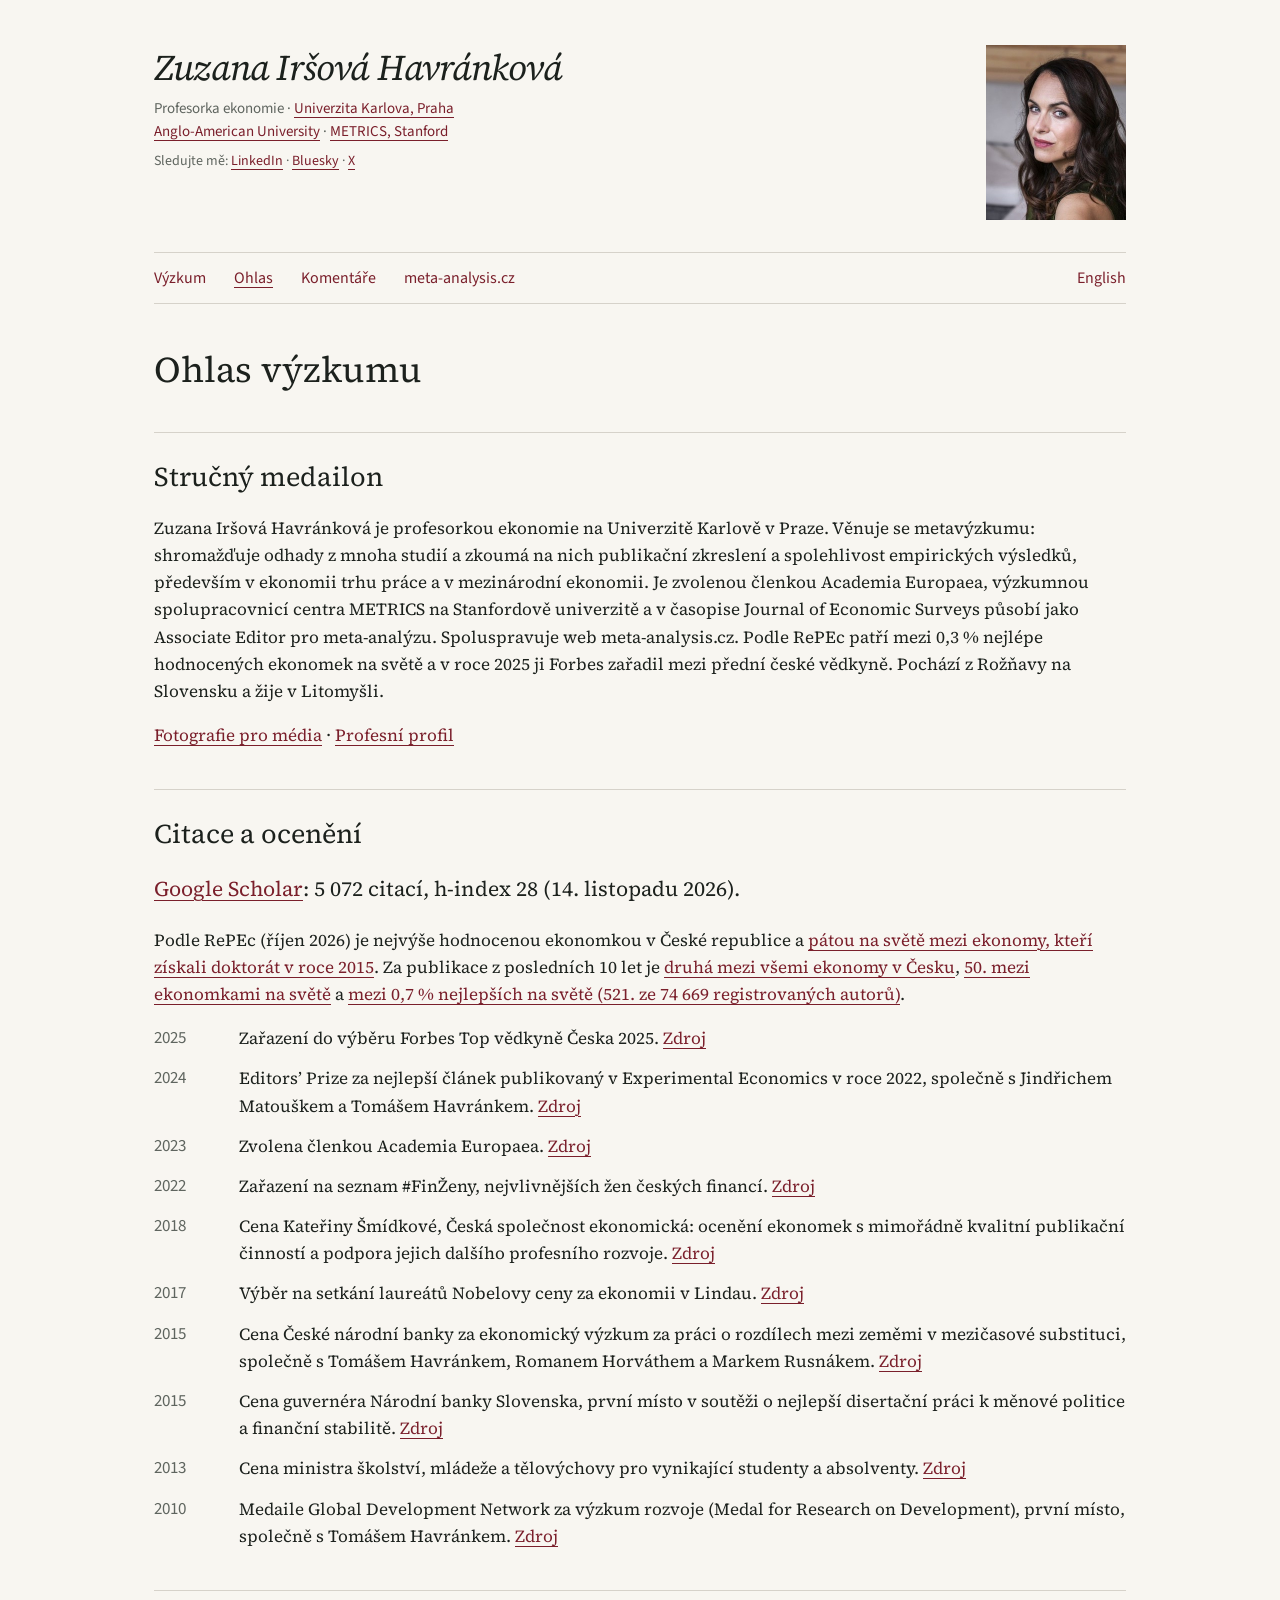
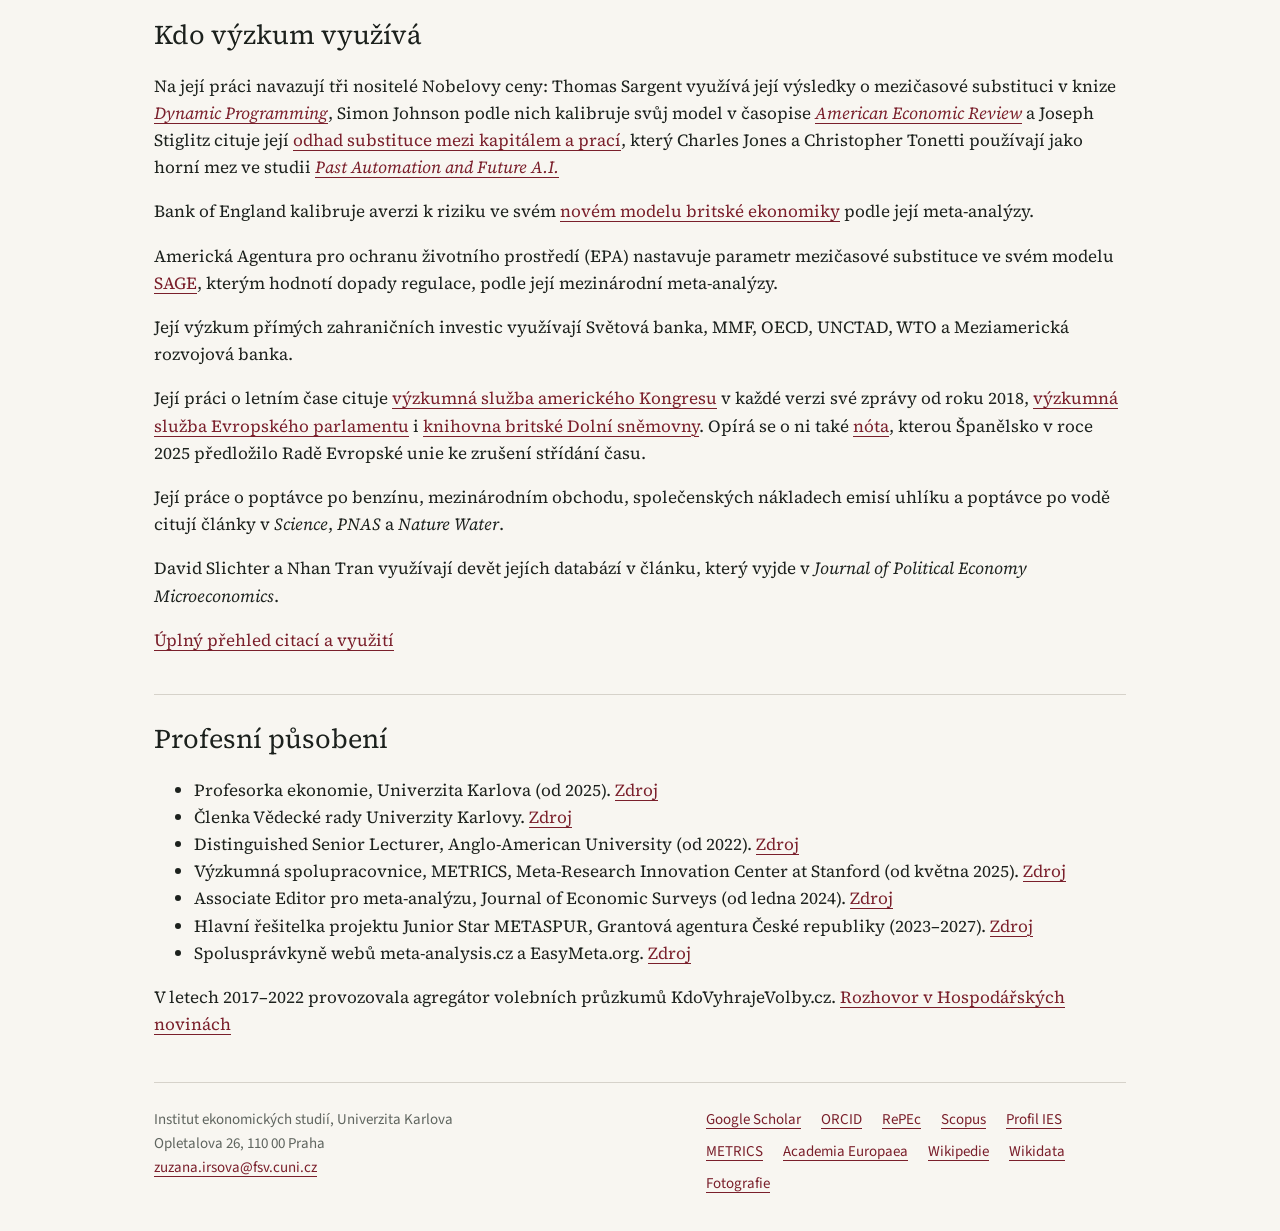
<file: cs/impact/index.html>
<!DOCTYPE html>

<html lang="cs">
<head>
<meta charset="utf-8"/>
<meta content="width=device-width, initial-scale=1" name="viewport"/>
<meta content="Ohlas výzkumu Zuzany Iršové Havránkové: citace a ocenění, kdo výzkum využívá a profesní působení." name="description"/>
<title>Zuzana Iršová Havránková — Ohlas výzkumu</title>
<style>
:root{--paper:#f8f6f1;--ink:#1c211d;--grey:#5f655f;--rule:#d6d2ca;--accent:#7a1f2b;--moss:#56653b}*{box-sizing:border-box}body{margin:0;background:var(--paper);color:var(--ink);font-family:'Source Serif 4',Georgia,serif;font-size:17px;line-height:1.6}a{color:var(--accent);text-underline-offset:4px;text-decoration-thickness:1px}a:hover{color:var(--moss)}a:focus-visible{outline:2px solid var(--moss);outline-offset:4px}.skip{position:absolute;top:-80px;left:16px;background:var(--paper);padding:12px;z-index:10}.skip:focus{top:8px}.page{max-width:1040px;padding:0 34px;margin:auto}header{display:grid;grid-template-columns:1fr 140px;gap:32px;padding-top:45px;align-items:start}.identity{min-width:0}.identity-name,h1,h2,h3{font-weight:400;line-height:1.25}.identity-name{font-size:36px;font-style:italic;letter-spacing:-.8px;margin:0 0 8px}.home-link{color:var(--ink);text-decoration:none}.role{font-family:'Source Sans 3',sans-serif;font-size:15px;color:var(--grey);margin:0;line-height:1.5}.email{font-family:'Source Sans 3',sans-serif;font-size:14px;display:inline-block;margin-top:8px}.portrait{width:140px;height:175px;object-fit:cover}.navigation{grid-column:1/-1;border-top:1px solid var(--rule);border-bottom:1px solid var(--rule);padding:6px 0;display:flex;gap:28px;align-items:center;font:16px 'Source Sans 3',sans-serif;white-space:nowrap}.navigation a{padding:8px 0;text-decoration:none}.navigation [aria-current]{text-decoration:underline}.language{margin-left:auto}main{margin-top:43px}.statement{font-size:32px;line-height:1.4;letter-spacing:-.45px;margin:0 0 38px;max-width:940px}section{border-top:1px solid var(--rule);padding-top:27px;margin-top:40px}h1{font-size:36px;margin:0 0 26px}h2{font-size:27px;margin:0 0 21px}h3{font-size:22px;margin:30px 0 15px}.section-head{display:flex;align-items:baseline;justify-content:space-between;gap:20px}.section-head>a,.label,.authors,.jump-links,.project-detail{font-family:'Source Sans 3',sans-serif}.section-head>a{font-size:15px}.papers{list-style:none;margin:0;padding:0;max-width:900px}.papers li{margin-bottom:27px}.paper-title{font-size:21px;line-height:1.4;text-decoration:none}.authors{display:block;color:var(--grey);font-size:15px;line-height:1.5;margin-top:5px}.journal{display:block;font-size:17px}.project-detail{font-size:15px;color:var(--grey)}.reading{max-width:850px}.about{display:grid;grid-template-columns:180px 1fr;gap:30px}.about p{margin-top:0}.jump-links{display:flex;flex-wrap:wrap;gap:8px 22px;font-size:15px}.metrics{font-size:21px}.awards{display:grid;grid-template-columns:65px 1fr;gap:13px 20px}.awards dt{font-family:'Source Sans 3',sans-serif;color:var(--grey)}.awards dd{margin:0}footer{border-top:1px solid var(--rule);padding:25px 0 35px;margin-top:44px;display:flex;justify-content:space-between;gap:30px;font:15px/1.6 'Source Sans 3',sans-serif;color:var(--grey);flex-wrap:wrap}footer p{margin:0}.profiles{display:flex;flex-wrap:wrap;gap:8px 20px;max-width:420px}.machine-link{flex-basis:100%;font-size:13px}.commentary p{max-width:800px}p,li,dd{overflow-wrap:break-word}
@media(max-width:760px){.page{padding:0 20px}header{grid-template-columns:minmax(0,1fr) 82px;gap:20px 14px;padding-top:25px}.portrait{width:82px;height:102.5px}.identity-name{font-size:27px;letter-spacing:-.5px}.role{font-size:13px}.email{font-size:12px;overflow-wrap:anywhere}.navigation{font-size:14px;gap:18px;padding:3px 0}.navigation a{padding:11px 0}.language{margin-left:auto}main{margin-top:30px}.statement{font-size:24px;line-height:1.45;margin-bottom:29px}h1{font-size:30px}h2{font-size:24px}h3{font-size:21px}.paper-title{font-size:19px}.authors{font-size:15px}.journal{font-size:16px}section{margin-top:32px;padding-top:23px}.about{grid-template-columns:1fr;gap:0}.awards{grid-template-columns:45px 1fr;gap:14px}.section-head>a{font-size:14px}footer{flex-direction:column;gap:20px}.metrics{font-size:19px}}
@media(max-width:390px){.page{padding:0 17px}.navigation{gap:10px;font-size:13px}.identity-name{font-size:25px}.role{font-size:12px}.email{font-size:11.5px}}
@media print{nav,.skip{display:none}.page{max-width:none}header{padding-top:0}section,li{break-inside:avoid}}


.data-grid { margin: 0; padding: 0; }
.data-grid-heading { margin: 0 0 .75rem; }
.data-grid-key, .data-grid figcaption { color: var(--muted, #5f655f); font: 400 .875rem/1.6 'Source Sans 3', sans-serif; }
.data-grid-key { margin: 0 0 1.5rem; max-width: 66ch; }
.data-grid-fields { display: grid; grid-template-columns: repeat(6, minmax(0, 1fr)); gap: 1.2rem; }
.data-grid-field { min-width: 0; margin-top: 0; border-top: 1px solid var(--rule, #d6d2ca); padding-top: .65rem; }
.data-grid-field h3 { margin: 0 0 1rem; min-height: 3em; color: var(--muted, #5f655f); font: 600 .8rem/1.45 'Source Sans 3', sans-serif; }
.data-grid-items { display: flex; flex-wrap: wrap; align-content: flex-start; align-items: flex-start; gap: .65rem; }
.data-square { display: inline-flex; align-items: center; justify-content: flex-start; flex: 0 0 auto; min-width: 24px; min-height: 24px; color: var(--accent, #7a1f2b); text-decoration: none; border-radius: 2px; }
.data-square svg { display: block; width: var(--square-side); height: var(--square-side); min-width: 24px; min-height: 24px; flex: 0 0 auto; overflow: visible; }
.data-square rect { fill: currentColor; transition: fill .15s ease; }
.data-square:hover, .data-square:focus-visible { color: var(--moss, #56653b); text-decoration: none; }
.data-square:focus-visible { outline: 2px solid var(--moss, #56653b); outline-offset: 4px; }
.data-square.has-label { flex-basis: 100%; width: 100%; gap: .45rem; }
.data-square-label { min-width: 0; overflow-wrap: anywhere; color: var(--muted, #5f655f); font: 500 .8rem/1.35 'Source Sans 3', sans-serif; }
.data-square-label small { display: block; margin-top: .2em; font-size: .7rem; font-weight: 400; }
.data-grid figcaption { margin-top: 1.4rem; }
.data-grid figcaption a { color: var(--accent, #7a1f2b); }
@media (max-width: 760px) {
  .data-grid-fields { grid-template-columns: minmax(0, 1fr); gap: 1.3rem; }
  .data-grid-field h3 { min-height: 0; margin-bottom: .65rem; }
  .data-grid-items { gap: .85rem; align-items: center; }
  .data-square.has-label { flex-basis: auto; width: auto; max-width: 100%; }
  .data-square-label { max-width: 9rem; font-size: .8rem; }
  .data-square-label small { font-size: .7rem; }
}
@media (prefers-reduced-motion: reduce) { .data-square rect { transition: none; } }
</style><link href="../../fonts/fonts.css" rel="stylesheet"/><link href="../../favicon-192.png" rel="icon" sizes="192x192" type="image/png"/><link href="../../apple-touch-icon.png" rel="apple-touch-icon" sizes="180x180"/><link href="../../llms.txt" rel="describedby"/><meta content="94C8D06EAF1F08DFF71A7CD08EF206DE" name="msvalidate.01"/><style>
.data-square-label{overflow-wrap:normal;word-break:normal;hyphens:manual}
.data-square{position:relative}
.data-square,.data-square svg{min-width:0;min-height:0}.data-grid-items{gap:.85rem;align-items:center}.data-square::after{content:"";position:absolute;left:50%;top:50%;width:max(100%,26px);height:max(100%,26px);transform:translate(-50%,-50%)}.data-square.has-label::after{width:100%;height:100%}
.data-grid-examples{display:none}
.data-square rect{fill:var(--fill,var(--accent));stroke:rgba(28,33,29,.5);stroke-width:1px;vector-effect:non-scaling-stroke}.data-square:hover rect,.data-square:focus-visible rect{stroke:var(--ink);stroke-width:2px;stroke-dasharray:none}
.data-grid-legend{display:grid;grid-template-columns:minmax(0,300px);row-gap:5px;align-items:center;margin:0 0 26px;font:13px/1.4 'Source Sans 3',sans-serif;color:var(--grey)}.legend-bar{height:10px;border-radius:1px;box-shadow:inset 0 0 0 1px rgba(28,33,29,.12)}.legend-ticks{display:flex;justify-content:space-between;font-size:12px}.legend-ticks span{flex:1;text-align:center}.legend-ticks span:first-child{text-align:left}.legend-ticks span:last-child{text-align:right}
.data-grid{border-top:1px solid var(--rule);padding-top:24px}
.data-grid-heading{font:600 21px/1.3 'Source Sans 3',sans-serif;letter-spacing:0;color:var(--ink);margin:0 0 6px}
.data-grid-key{margin-bottom:26px}
.role a{white-space:nowrap}.follow{margin:8px 0 0;font:14px/1.5 'Source Sans 3',sans-serif;color:var(--grey)}.follow a{text-decoration-thickness:1px}@media(max-width:760px){.follow a,.post-networks a{display:inline-block;padding:10px 6px;margin:-10px -6px;min-width:24px;text-align:center}}
.journal{font-variant-numeric:lining-nums}
@media(min-width:761px) and (max-width:1000px){.data-grid-fields{grid-template-columns:repeat(3,minmax(0,1fr));row-gap:1.8rem}.data-grid-field h3{min-height:0}}
@media(max-width:760px){.data-grid-legend{grid-template-columns:minmax(0,1fr)}.data-grid{padding-top:20px}.data-grid-heading{font-size:18px}.data-grid-key{margin-bottom:20px}.data-square-label{display:none}.data-square.has-label{flex-basis:auto;width:auto}.data-grid-items{gap:1rem;align-items:center}.data-grid-examples{display:block;margin:.7rem 0 0;color:var(--grey);font:400 .8rem/1.45 'Source Sans 3',sans-serif}.data-grid-fields{gap:1.1rem}.navigation a{padding-inline:5px;margin-inline:-5px}.email{font-size:13px}}
@media(max-width:390px){.role{font-size:13px}.email{font-size:12.5px}}

.post-list{list-style:none;margin:0;padding:0;max-width:850px}
.post-list li{margin:0 0 20px;padding-left:18px;border-left:2px solid var(--rule)}
.post-quote{display:block;color:var(--ink);text-decoration:none;font-size:19px;line-height:1.45}
.post-quote:hover{color:var(--accent)}
.post-meta{display:block;margin-top:4px;color:var(--grey);font:14px/1.5 'Source Sans 3',sans-serif}
.post-networks{margin:2px 0 0;color:var(--grey);font:14px/1.5 'Source Sans 3',sans-serif}
@media(max-width:760px){.post-quote{font-size:17px}.post-list li{padding-left:14px}}
</style><link href="https://www.irsova.com/cs/impact/" rel="canonical"/><link href="https://www.irsova.com/impact/" hreflang="en" rel="alternate"/><link href="https://www.irsova.com/cs/impact/" hreflang="cs" rel="alternate"/><link href="https://www.irsova.com/impact/" hreflang="x-default" rel="alternate"/><meta content="Zuzana Iršová Havránková — Ohlas výzkumu" property="og:title"/><meta content="Ohlas výzkumu Zuzany Iršové Havránkové: citace a ocenění, kdo výzkum využívá a profesní působení." property="og:description"/><meta content="https://www.irsova.com/cs/impact/" property="og:url"/><meta content="https://www.irsova.com/photo.jpg" property="og:image"/><meta content="Zuzana Irsova" property="og:image:alt"/><meta content="800" property="og:image:width"/><meta content="1000" property="og:image:height"/><meta content="cs_CZ" property="og:locale"/><meta content="en_GB" property="og:locale:alternate"/><meta content="website" property="og:type"/><meta content="Zuzana Irsova" property="og:site_name"/><meta content="#f8f6f1" name="theme-color"/><script type="application/ld+json">{
  "@context": "https://schema.org",
  "@type": "AboutPage",
  "@id": "https://www.irsova.com/cs/impact/#impact",
  "url": "https://www.irsova.com/cs/impact/",
  "name": "Zuzana Iršová Havránková — Ohlas výzkumu",
  "description": "Ohlas výzkumu Zuzany Iršové Havránkové: citace a ocenění, kdo výzkum využívá a profesní působení.",
  "inLanguage": "cs",
  "mainEntity": {
    "@id": "https://www.irsova.com/#person"
  },
  "about": {
    "@id": "https://www.irsova.com/#person"
  },
  "dateModified": "2026-11-13"
}</script></head>
<body><a class="skip" href="#main">Přejít k obsahu</a><div class="page"><header><div class="identity"><p class="identity-name"><a class="home-link" href="../">Zuzana Iršová Havránková</a></p><p class="role">Profesorka ekonomie · <a href="https://ies.fsv.cuni.cz/contacts/institute-members/73504033">Univerzita Karlova, Praha</a><br/><a href="https://www.aauni.edu/directory/doc-phdr-zuzana-havrankova-ph-d/">Anglo-American University</a> · <a href="https://metrics.stanford.edu/people/zuzana-irsova">METRICS, Stanford</a></p><p class="follow">Sledujte mě: <a href="https://www.linkedin.com/in/zuzanairsova/" rel="me">LinkedIn</a><span aria-hidden="true"> · </span><a href="https://bsky.app/profile/irsova.bsky.social" rel="me">Bluesky</a><span aria-hidden="true"> · </span><a href="https://x.com/zuzanairsova" rel="me">X</a></p></div><img alt="Zuzana Iršová Havránková" class="portrait" decoding="async" height="175" sizes="(max-width:760px) 82px, 140px" src="../../photo-480.jpg" srcset="../../photo-480.jpg 280w, ../../photo.jpg 800w" width="140"/><nav aria-label="Hlavní navigace" class="navigation"><a href="../research/">Výzkum</a><a aria-current="page" href="./">Ohlas</a><a href="https://meta-analysis.cz/komentare/?filtr=zuzana">Komentáře</a><a href="https://meta-analysis.cz/">meta-analysis.cz</a><a class="language" href="../../impact/" hreflang="en" lang="en">English</a></nav></header><main id="main"><h1>Ohlas výzkumu</h1><section><h2 id="short-bio">Stručný medailon</h2><p>Zuzana Iršová Havránková je profesorkou ekonomie na Univerzitě Karlově v Praze. Věnuje se metavýzkumu: shromažďuje odhady z mnoha studií a zkoumá na nich publikační zkreslení a spolehlivost empirických výsledků, především v ekonomii trhu práce a v mezinárodní ekonomii. Je zvolenou členkou Academia Europaea, výzkumnou spolupracovnicí centra METRICS na Stanfordově univerzitě a v časopise Journal of Economic Surveys působí jako Associate Editor pro meta-analýzu. Spoluspravuje web meta-analysis.cz. Podle RePEc patří mezi <span data-m="repec.women_top_pct|pct">0,3 %</span> nejlépe hodnocených ekonomek na světě a v roce 2025 ji Forbes zařadil mezi přední české vědkyně. Pochází z Rožňavy na Slovensku a žije v Litomyšli.</p><p><a href="https://meta-analysis.cz/about/photos/#irsova">Fotografie pro média</a> · <a href="https://meta-analysis.cz/about/#irsova">Profesní profil</a></p></section><section><h2 id="recognition">Citace a ocenění</h2><p class="metrics"><a href="https://scholar.google.com/citations?user=LaHrICUAAAAJ">Google Scholar</a>: <span data-m="scholar.citations|int">5 072</span> citací, h-index <span data-m="scholar.h_index">28</span> (<span data-m="scholar.as_of|date">14. listopadu 2026</span>).</p><p>Podle RePEc (<span data-m="repec.release|month">říjen 2026</span>) je nejvýše hodnocenou ekonomkou v České republice a <a href="https://ideas.repec.org/top/top.cohorts.html"><span data-m="repec.cohort|word:f_ins">pátou</span> na světě mezi ekonomy, kteří získali doktorát v roce 2015</a>. Za publikace z posledních 10 let je <a href="https://ideas.repec.org/top/top.czech.html"><span data-m="repec.cz10|word:f_nom">druhá</span> mezi všemi ekonomy v Česku</a>, <a href="https://ideas.repec.org/top/top.women10.html"><span data-m="repec.women10|ord">50.</span> mezi ekonomkami na světě</a> a <a href="https://ideas.repec.org/top/top.person.all10.html">mezi <span data-m="repec.top_pct|pct">0,7 %</span> nejlepších na světě (<span data-m="repec.world10|ord">521.</span> ze <span data-m="repec.registered|int">74 669</span> registrovaných autorů)</a>.</p><dl class="awards"><dt>2025</dt><dd>Zařazení do výběru Forbes Top vědkyně Česka 2025. <a href="https://forbes.cz/lists/top-vedkyne-ceska-2025/zuzana-havrankova/">Zdroj</a></dd><dt>2024</dt><dd>Editors’ Prize za nejlepší článek publikovaný v Experimental Economics v roce 2022, společně s Jindřichem Matouškem a Tomášem Havránkem. <a href="https://economicscience.org/news_manager.php?page=36768">Zdroj</a></dd><dt>2023</dt><dd>Zvolena členkou Academia Europaea. <a href="https://www.ae-info.org/ae/Member/Havrankova_Zuzana">Zdroj</a></dd><dt>2022</dt><dd>Zařazení na seznam #FinŽeny, nejvlivnějších žen českých financí. <a href="https://meta-analysis.cz/about/">Zdroj</a></dd><dt>2018</dt><dd>Cena Kateřiny Šmídkové, Česká společnost ekonomická: ocenění ekonomek s mimořádně kvalitní publikační činností a podpora jejich dalšího profesního rozvoje. <a href="https://www.cse.cz/media/laureatkou-ceny-kateriny-smidkove-je-zuzana-havrankova">Zdroj</a></dd><dt>2017</dt><dd>Výběr na setkání laureátů Nobelovy ceny za ekonomii v Lindau. <a href="https://meta-analysis.cz/about/">Zdroj</a></dd><dt>2015</dt><dd>Cena České národní banky za ekonomický výzkum za práci o rozdílech mezi zeměmi v mezičasové substituci, společně s Tomášem Havránkem, Romanem Horváthem a Markem Rusnákem. <a href="https://www.cnb.cz/cs/cnb-news/tiskove-zpravy/Cena-za-nejlepsi-vyzkumne-prace-CNB-00001">Zdroj</a></dd><dt>2015</dt><dd>Cena guvernéra Národní banky Slovenska, první místo v soutěži o nejlepší disertační práci k měnové politice a finanční stabilitě. <a href="https://www.ae-info.org/ae/Member/Havrankova_Zuzana">Zdroj</a></dd><dt>2013</dt><dd>Cena ministra školství, mládeže a tělovýchovy pro vynikající studenty a absolventy. <a href="https://iforum.cuni.cz/IFORUM-14873-version1.pdf">Zdroj</a></dd><dt>2010</dt><dd>Medaile Global Development Network za výzkum rozvoje (Medal for Research on Development), první místo, společně s Tomášem Havránkem. <a href="https://iforum.cuni.cz/IFORUM-14873-version1.pdf">Zdroj</a></dd></dl></section><section><h2>Kdo výzkum využívá</h2><p>Na její práci navazují tři nositelé Nobelovy ceny: Thomas Sargent využívá její výsledky o mezičasové substituci v knize <a href="https://dp.quantecon.org/"><i>Dynamic Programming</i></a>, Simon Johnson podle nich kalibruje svůj model v časopise <a href="https://doi.org/10.1257/aer.20250064"><i lang="en">American Economic Review</i></a> a Joseph Stiglitz cituje její <a href="https://doi.org/10.1093/oxrep/graf026">odhad substituce mezi kapitálem a prací</a>, který Charles Jones a Christopher Tonetti používají jako horní mez ve studii <a href="https://web.stanford.edu/~chadj/JonesTonetti_Automation.pdf"><i lang="en">Past Automation and Future A.I.</i></a></p><p>Bank of England kalibruje averzi k riziku ve svém <a href="https://www.bankofengland.co.uk/-/media/boe/files/macro-technical-paper/2026/a-uk-hank-model.pdf">novém modelu britské ekonomiky</a> podle její meta-analýzy.</p><p>Americká Agentura pro ochranu životního prostředí (EPA) nastavuje parametr mezičasové substituce ve svém modelu <a href="https://www.epa.gov/system/files/documents/2024-03/sage_model_documentation_2_1_1.pdf">SAGE</a>, kterým hodnotí dopady regulace, podle její mezinárodní meta-analýzy.</p><p>Její výzkum přímých zahraničních investic využívají Světová banka, MMF, OECD, UNCTAD, WTO a Meziamerická rozvojová banka.</p><p>Její práci o letním čase cituje <a href="https://www.congress.gov/crs-product/R45208">výzkumná služba amerického Kongresu</a> v každé verzi své zprávy od roku 2018, <a href="https://www.europarl.europa.eu/thinktank/en/document/EPRS_STU(2017)611006">výzkumná služba Evropského parlamentu</a> i <a href="https://commonslibrary.parliament.uk/research-briefings/sn03796/">knihovna britské Dolní sněmovny</a>. Opírá se o ni také <a href="https://data.consilium.europa.eu/doc/document/ST-14195-2025-INIT/en/pdf">nóta</a>, kterou Španělsko v roce 2025 předložilo Radě Evropské unie ke zrušení střídání času.</p><p>Její práce o poptávce po benzínu, mezinárodním obchodu, společenských nákladech emisí uhlíku a poptávce po vodě citují články v <i>Science</i>, <i>PNAS</i> a <i>Nature Water</i>.</p><p>David Slichter a Nhan Tran využívají devět jejích databází v článku, který vyjde v <i>Journal of Political Economy Microeconomics</i>.</p><p><a href="https://meta-analysis.cz/impact/">Úplný přehled citací a využití</a></p></section><section><h2 id="roles">Profesní působení</h2><ul><li>Profesorka ekonomie, Univerzita Karlova (od 2025). <a href="https://ies.fsv.cuni.cz/contacts/institute-members/73504033">Zdroj</a></li><li>Členka Vědecké rady Univerzity Karlovy. <a href="https://cuni.cz/UK-128.html">Zdroj</a></li><li>Distinguished Senior Lecturer, Anglo-American University (od 2022). <a href="https://www.aauni.edu/directory/doc-phdr-zuzana-havrankova-ph-d/">Zdroj</a></li><li>Výzkumná spolupracovnice, METRICS, Meta-Research Innovation Center at Stanford (od května 2025). <a href="https://metrics.stanford.edu/people/zuzana-irsova">Zdroj</a></li><li>Associate Editor pro meta-analýzu, Journal of Economic Surveys (od ledna 2024). <a href="https://ies.fsv.cuni.cz/aktuality/zuzana-havrankova-se-stala-clenkou-redakcni-rady-casopisu-journal-economic-surveys">Zdroj</a></li><li>Hlavní řešitelka projektu Junior Star METASPUR, Grantová agentura České republiky (2023–2027). <a href="https://science.fsv.cuni.cz/projekt/zdanliva-presnost-v-meta-analyze-spolecenskovedniho-vyzkumu-metaspur/">Zdroj</a></li><li>Spolusprávkyně webů meta-analysis.cz a EasyMeta.org. <a href="https://meta-analysis.cz/about/">Zdroj</a></li></ul><p>V letech 2017–2022 provozovala agregátor volebních průzkumů KdoVyhrajeVolby.cz. <a href="https://meta-analysis.cz/komentare/zi-iv-hn-sazkari-babis/">Rozhovor v Hospodářských novinách</a></p></section></main><footer id="contact"><div><p>Institut ekonomických studií, Univerzita Karlova<br/>Opletalova 26, 110 00 Praha</p><p><a href="mailto:zuzana.irsova@fsv.cuni.cz">zuzana.irsova@fsv.cuni.cz</a></p></div><div class="profiles"><a href="https://scholar.google.com/citations?user=LaHrICUAAAAJ">Google Scholar</a><a href="https://orcid.org/0000-0002-0753-8124">ORCID</a><a href="https://ideas.repec.org/e/pir23.html">RePEc</a><a href="https://www.scopus.com/authid/detail.uri?authorId=37080793200">Scopus</a><a href="https://ies.fsv.cuni.cz/contacts/institute-members/73504033">Profil IES</a><a href="https://metrics.stanford.edu/people/zuzana-irsova">METRICS</a><a href="https://www.ae-info.org/ae/Member/Havrankova_Zuzana">Academia Europaea</a><a href="https://cs.wikipedia.org/wiki/Zuzana_Havr%C3%A1nkov%C3%A1">Wikipedie</a><a href="https://www.wikidata.org/wiki/Q41799025">Wikidata</a><a href="https://meta-analysis.cz/about/photos/#irsova">Fotografie</a></div></footer></div></body>
</html>
</file>
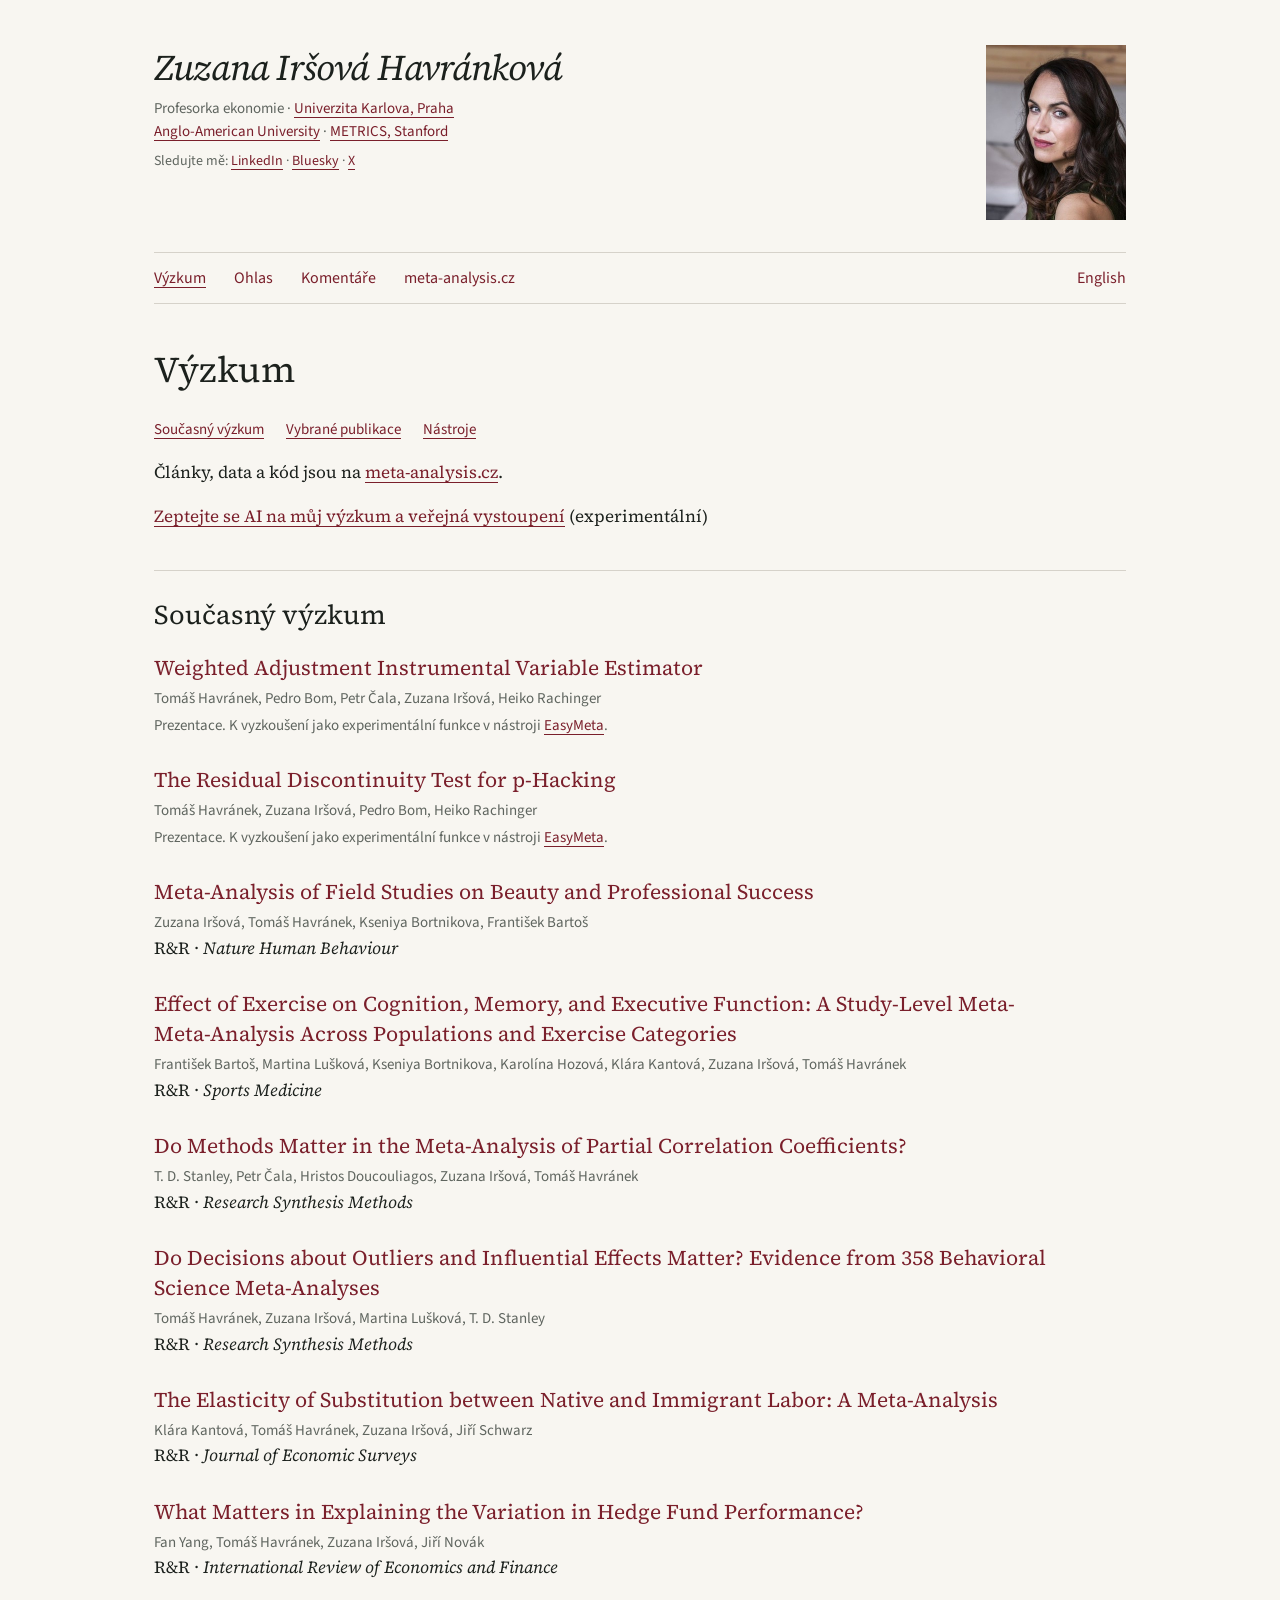
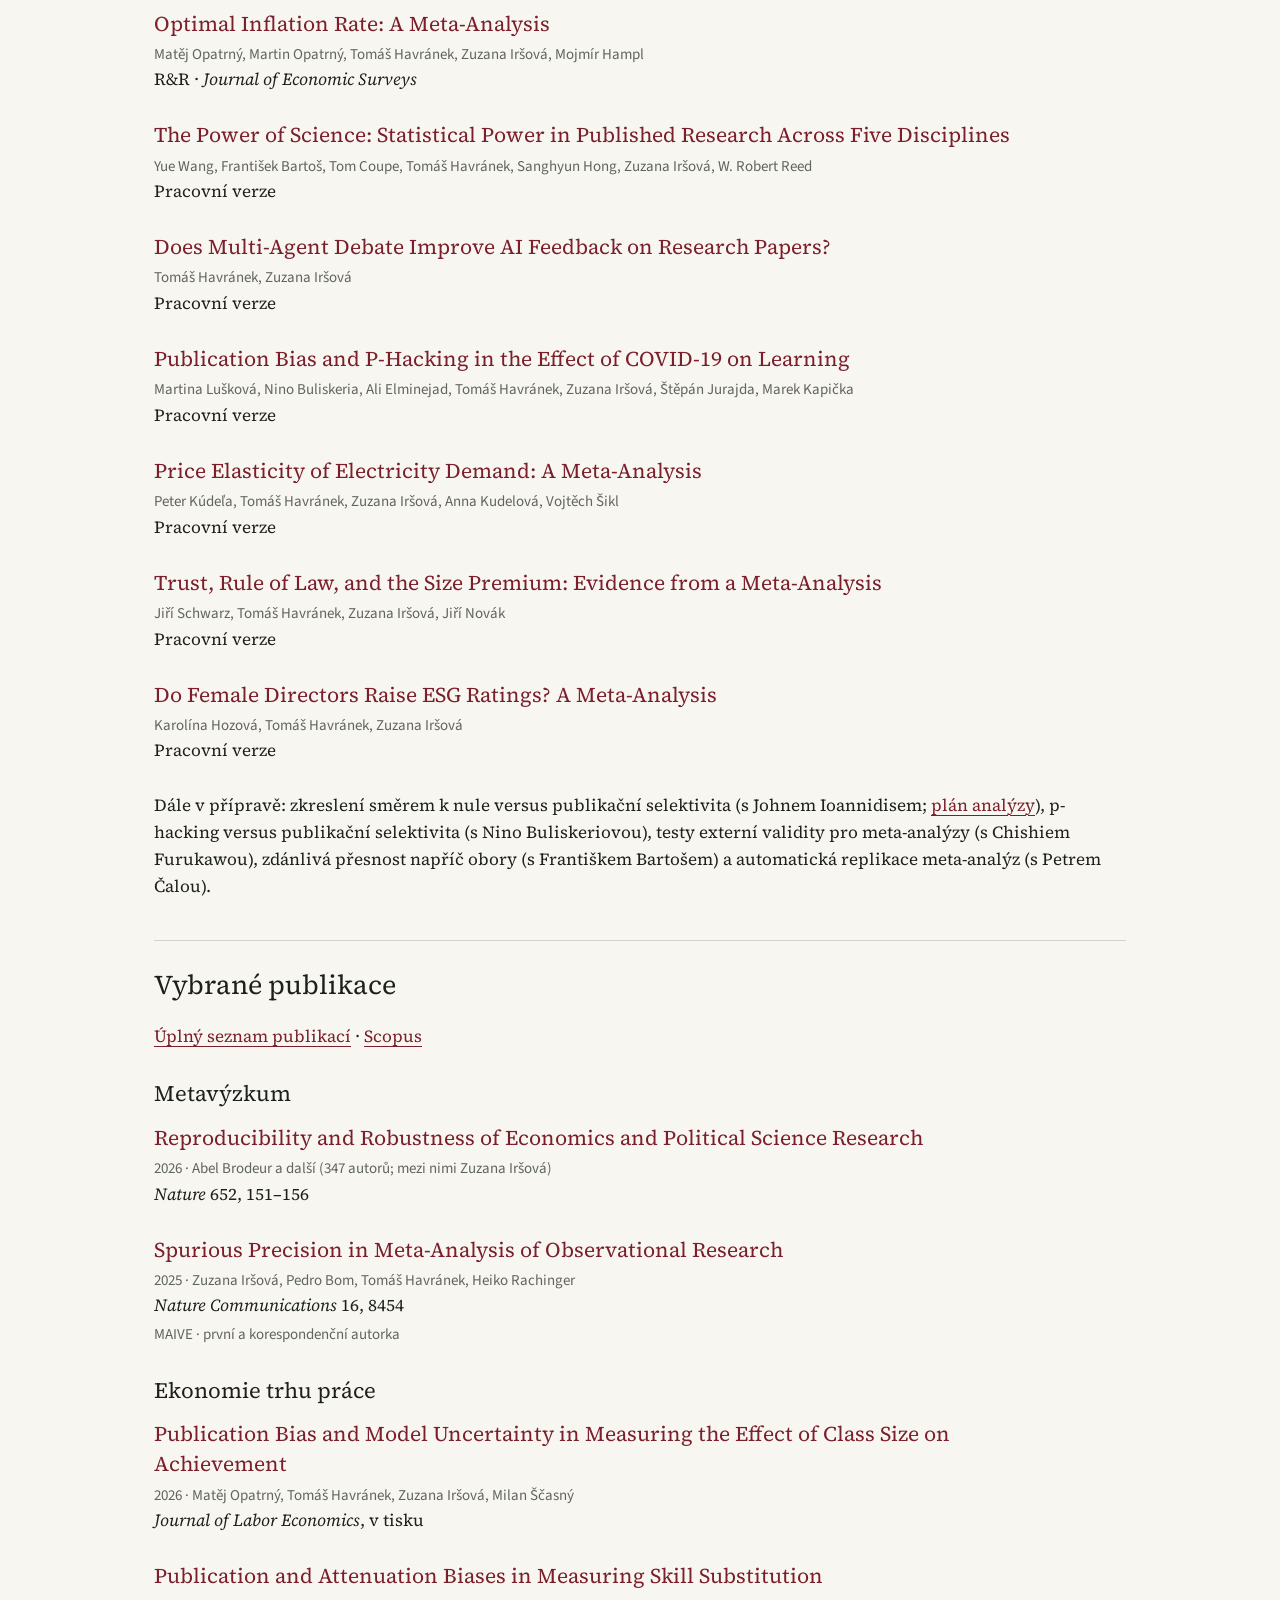
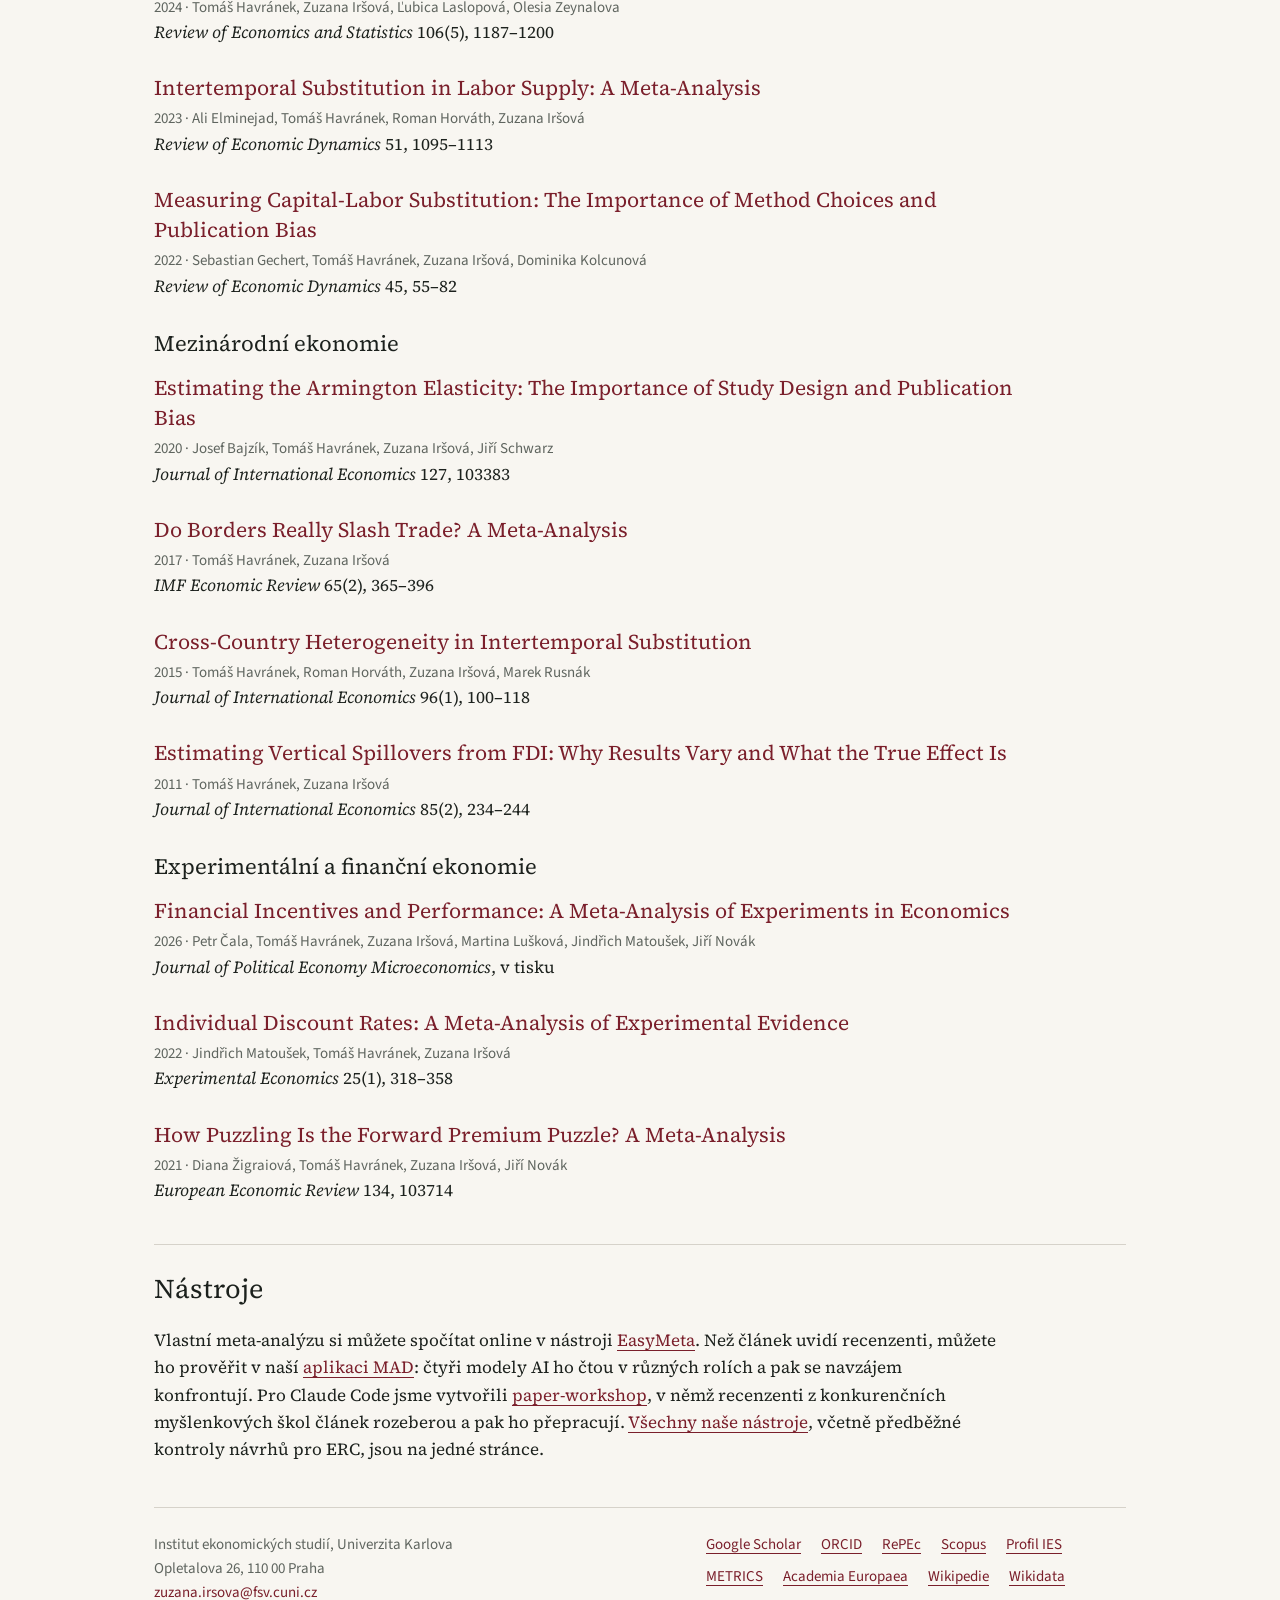
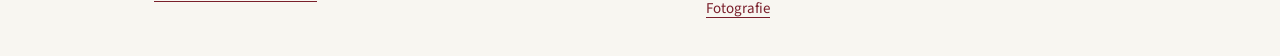
<file: cs/research/index.html>
<!DOCTYPE html>

<html lang="cs">
<head>
<meta charset="utf-8"/>
<meta content="width=device-width, initial-scale=1" name="viewport"/>
<meta content="Výzkum Zuzany Iršové Havránkové: současné projekty, vybrané publikace a nástroje pro meta-analýzu." name="description"/>
<title>Zuzana Iršová Havránková — Výzkum</title>
<style>
:root{--paper:#f8f6f1;--ink:#1c211d;--grey:#5f655f;--rule:#d6d2ca;--accent:#7a1f2b;--moss:#56653b}*{box-sizing:border-box}body{margin:0;background:var(--paper);color:var(--ink);font-family:'Source Serif 4',Georgia,serif;font-size:17px;line-height:1.6}a{color:var(--accent);text-underline-offset:4px;text-decoration-thickness:1px}a:hover{color:var(--moss)}a:focus-visible{outline:2px solid var(--moss);outline-offset:4px}.skip{position:absolute;top:-80px;left:16px;background:var(--paper);padding:12px;z-index:10}.skip:focus{top:8px}.page{max-width:1040px;padding:0 34px;margin:auto}header{display:grid;grid-template-columns:1fr 140px;gap:32px;padding-top:45px;align-items:start}.identity{min-width:0}.identity-name,h1,h2,h3{font-weight:400;line-height:1.25}.identity-name{font-size:36px;font-style:italic;letter-spacing:-.8px;margin:0 0 8px}.home-link{color:var(--ink);text-decoration:none}.role{font-family:'Source Sans 3',sans-serif;font-size:15px;color:var(--grey);margin:0;line-height:1.5}.email{font-family:'Source Sans 3',sans-serif;font-size:14px;display:inline-block;margin-top:8px}.portrait{width:140px;height:175px;object-fit:cover}.navigation{grid-column:1/-1;border-top:1px solid var(--rule);border-bottom:1px solid var(--rule);padding:6px 0;display:flex;gap:28px;align-items:center;font:16px 'Source Sans 3',sans-serif;white-space:nowrap}.navigation a{padding:8px 0;text-decoration:none}.navigation [aria-current]{text-decoration:underline}.language{margin-left:auto}main{margin-top:43px}.statement{font-size:32px;line-height:1.4;letter-spacing:-.45px;margin:0 0 38px;max-width:940px}section{border-top:1px solid var(--rule);padding-top:27px;margin-top:40px}h1{font-size:36px;margin:0 0 26px}h2{font-size:27px;margin:0 0 21px}h3{font-size:22px;margin:30px 0 15px}.section-head{display:flex;align-items:baseline;justify-content:space-between;gap:20px}.section-head>a,.label,.authors,.jump-links,.project-detail{font-family:'Source Sans 3',sans-serif}.section-head>a{font-size:15px}.papers{list-style:none;margin:0;padding:0;max-width:900px}.papers li{margin-bottom:27px}.paper-title{font-size:21px;line-height:1.4;text-decoration:none}.authors{display:block;color:var(--grey);font-size:15px;line-height:1.5;margin-top:5px}.journal{display:block;font-size:17px}.project-detail{font-size:15px;color:var(--grey)}.reading{max-width:850px}.about{display:grid;grid-template-columns:180px 1fr;gap:30px}.about p{margin-top:0}.jump-links{display:flex;flex-wrap:wrap;gap:8px 22px;font-size:15px}.metrics{font-size:21px}.awards{display:grid;grid-template-columns:65px 1fr;gap:13px 20px}.awards dt{font-family:'Source Sans 3',sans-serif;color:var(--grey)}.awards dd{margin:0}footer{border-top:1px solid var(--rule);padding:25px 0 35px;margin-top:44px;display:flex;justify-content:space-between;gap:30px;font:15px/1.6 'Source Sans 3',sans-serif;color:var(--grey);flex-wrap:wrap}footer p{margin:0}.profiles{display:flex;flex-wrap:wrap;gap:8px 20px;max-width:420px}.machine-link{flex-basis:100%;font-size:13px}.commentary p{max-width:800px}p,li,dd{overflow-wrap:break-word}
@media(max-width:760px){.page{padding:0 20px}header{grid-template-columns:minmax(0,1fr) 82px;gap:20px 14px;padding-top:25px}.portrait{width:82px;height:102.5px}.identity-name{font-size:27px;letter-spacing:-.5px}.role{font-size:13px}.email{font-size:12px;overflow-wrap:anywhere}.navigation{font-size:14px;gap:18px;padding:3px 0}.navigation a{padding:11px 0}.language{margin-left:auto}main{margin-top:30px}.statement{font-size:24px;line-height:1.45;margin-bottom:29px}h1{font-size:30px}h2{font-size:24px}h3{font-size:21px}.paper-title{font-size:19px}.authors{font-size:15px}.journal{font-size:16px}section{margin-top:32px;padding-top:23px}.about{grid-template-columns:1fr;gap:0}.awards{grid-template-columns:45px 1fr;gap:14px}.section-head>a{font-size:14px}footer{flex-direction:column;gap:20px}.metrics{font-size:19px}}
@media(max-width:390px){.page{padding:0 17px}.navigation{gap:10px;font-size:13px}.identity-name{font-size:25px}.role{font-size:12px}.email{font-size:11.5px}}
@media print{nav,.skip{display:none}.page{max-width:none}header{padding-top:0}section,li{break-inside:avoid}}


.data-grid { margin: 0; padding: 0; }
.data-grid-heading { margin: 0 0 .75rem; }
.data-grid-key, .data-grid figcaption { color: var(--muted, #5f655f); font: 400 .875rem/1.6 'Source Sans 3', sans-serif; }
.data-grid-key { margin: 0 0 1.5rem; max-width: 66ch; }
.data-grid-fields { display: grid; grid-template-columns: repeat(6, minmax(0, 1fr)); gap: 1.2rem; }
.data-grid-field { min-width: 0; margin-top: 0; border-top: 1px solid var(--rule, #d6d2ca); padding-top: .65rem; }
.data-grid-field h3 { margin: 0 0 1rem; min-height: 3em; color: var(--muted, #5f655f); font: 600 .8rem/1.45 'Source Sans 3', sans-serif; }
.data-grid-items { display: flex; flex-wrap: wrap; align-content: flex-start; align-items: flex-start; gap: .65rem; }
.data-square { display: inline-flex; align-items: center; justify-content: flex-start; flex: 0 0 auto; min-width: 24px; min-height: 24px; color: var(--accent, #7a1f2b); text-decoration: none; border-radius: 2px; }
.data-square svg { display: block; width: var(--square-side); height: var(--square-side); min-width: 24px; min-height: 24px; flex: 0 0 auto; overflow: visible; }
.data-square rect { fill: currentColor; transition: fill .15s ease; }
.data-square:hover, .data-square:focus-visible { color: var(--moss, #56653b); text-decoration: none; }
.data-square:focus-visible { outline: 2px solid var(--moss, #56653b); outline-offset: 4px; }
.data-square.has-label { flex-basis: 100%; width: 100%; gap: .45rem; }
.data-square-label { min-width: 0; overflow-wrap: anywhere; color: var(--muted, #5f655f); font: 500 .8rem/1.35 'Source Sans 3', sans-serif; }
.data-square-label small { display: block; margin-top: .2em; font-size: .7rem; font-weight: 400; }
.data-grid figcaption { margin-top: 1.4rem; }
.data-grid figcaption a { color: var(--accent, #7a1f2b); }
@media (max-width: 760px) {
  .data-grid-fields { grid-template-columns: minmax(0, 1fr); gap: 1.3rem; }
  .data-grid-field h3 { min-height: 0; margin-bottom: .65rem; }
  .data-grid-items { gap: .85rem; align-items: center; }
  .data-square.has-label { flex-basis: auto; width: auto; max-width: 100%; }
  .data-square-label { max-width: 9rem; font-size: .8rem; }
  .data-square-label small { font-size: .7rem; }
}
@media (prefers-reduced-motion: reduce) { .data-square rect { transition: none; } }
</style><link href="../../fonts/fonts.css" rel="stylesheet"/><link href="../../favicon-192.png" rel="icon" sizes="192x192" type="image/png"/><link href="../../apple-touch-icon.png" rel="apple-touch-icon" sizes="180x180"/><link href="../../llms.txt" rel="describedby"/><meta content="94C8D06EAF1F08DFF71A7CD08EF206DE" name="msvalidate.01"/><style>
.data-square-label{overflow-wrap:normal;word-break:normal;hyphens:manual}
.data-square{position:relative}
.data-square,.data-square svg{min-width:0;min-height:0}.data-grid-items{gap:.85rem;align-items:center}.data-square::after{content:"";position:absolute;left:50%;top:50%;width:max(100%,26px);height:max(100%,26px);transform:translate(-50%,-50%)}.data-square.has-label::after{width:100%;height:100%}
.data-grid-examples{display:none}
.data-square rect{fill:var(--fill,var(--accent));stroke:rgba(28,33,29,.5);stroke-width:1px;vector-effect:non-scaling-stroke}.data-square:hover rect,.data-square:focus-visible rect{stroke:var(--ink);stroke-width:2px;stroke-dasharray:none}
.data-grid-legend{display:grid;grid-template-columns:minmax(0,300px);row-gap:5px;align-items:center;margin:0 0 26px;font:13px/1.4 'Source Sans 3',sans-serif;color:var(--grey)}.legend-bar{height:10px;border-radius:1px;box-shadow:inset 0 0 0 1px rgba(28,33,29,.12)}.legend-ticks{display:flex;justify-content:space-between;font-size:12px}.legend-ticks span{flex:1;text-align:center}.legend-ticks span:first-child{text-align:left}.legend-ticks span:last-child{text-align:right}
.data-grid{border-top:1px solid var(--rule);padding-top:24px}
.data-grid-heading{font:600 21px/1.3 'Source Sans 3',sans-serif;letter-spacing:0;color:var(--ink);margin:0 0 6px}
.data-grid-key{margin-bottom:26px}
.role a{white-space:nowrap}.follow{margin:8px 0 0;font:14px/1.5 'Source Sans 3',sans-serif;color:var(--grey)}.follow a{text-decoration-thickness:1px}@media(max-width:760px){.follow a,.post-networks a{display:inline-block;padding:10px 6px;margin:-10px -6px;min-width:24px;text-align:center}}
.journal{font-variant-numeric:lining-nums}
@media(min-width:761px) and (max-width:1000px){.data-grid-fields{grid-template-columns:repeat(3,minmax(0,1fr));row-gap:1.8rem}.data-grid-field h3{min-height:0}}
@media(max-width:760px){.data-grid-legend{grid-template-columns:minmax(0,1fr)}.data-grid{padding-top:20px}.data-grid-heading{font-size:18px}.data-grid-key{margin-bottom:20px}.data-square-label{display:none}.data-square.has-label{flex-basis:auto;width:auto}.data-grid-items{gap:1rem;align-items:center}.data-grid-examples{display:block;margin:.7rem 0 0;color:var(--grey);font:400 .8rem/1.45 'Source Sans 3',sans-serif}.data-grid-fields{gap:1.1rem}.navigation a{padding-inline:5px;margin-inline:-5px}.email{font-size:13px}}
@media(max-width:390px){.role{font-size:13px}.email{font-size:12.5px}}

.post-list{list-style:none;margin:0;padding:0;max-width:850px}
.post-list li{margin:0 0 20px;padding-left:18px;border-left:2px solid var(--rule)}
.post-quote{display:block;color:var(--ink);text-decoration:none;font-size:19px;line-height:1.45}
.post-quote:hover{color:var(--accent)}
.post-meta{display:block;margin-top:4px;color:var(--grey);font:14px/1.5 'Source Sans 3',sans-serif}
.post-networks{margin:2px 0 0;color:var(--grey);font:14px/1.5 'Source Sans 3',sans-serif}
@media(max-width:760px){.post-quote{font-size:17px}.post-list li{padding-left:14px}}
</style><link href="https://www.irsova.com/cs/research/" rel="canonical"/><link href="https://www.irsova.com/research/" hreflang="en" rel="alternate"/><link href="https://www.irsova.com/cs/research/" hreflang="cs" rel="alternate"/><link href="https://www.irsova.com/research/" hreflang="x-default" rel="alternate"/><meta content="Zuzana Iršová Havránková — Výzkum" property="og:title"/><meta content="Výzkum Zuzany Iršové Havránkové: současné projekty, vybrané publikace a nástroje pro meta-analýzu." property="og:description"/><meta content="https://www.irsova.com/cs/research/" property="og:url"/><meta content="https://www.irsova.com/photo.jpg" property="og:image"/><meta content="Zuzana Irsova" property="og:image:alt"/><meta content="800" property="og:image:width"/><meta content="1000" property="og:image:height"/><meta content="cs_CZ" property="og:locale"/><meta content="en_GB" property="og:locale:alternate"/><meta content="website" property="og:type"/><meta content="Zuzana Irsova" property="og:site_name"/><meta content="#f8f6f1" name="theme-color"/><script type="application/ld+json">{
  "@context": "https://schema.org",
  "@type": "CollectionPage",
  "@id": "https://www.irsova.com/cs/research/#research",
  "name": "Zuzana Iršová Havránková — Výzkum",
  "url": "https://www.irsova.com/cs/research/",
  "inLanguage": "cs",
  "about": {
    "@id": "https://www.irsova.com/#person"
  },
  "mainEntity": {
    "@type": "ItemList",
    "numberOfItems": 28,
    "itemListElement": [
      {
        "@type": "ListItem",
        "position": 1,
        "item": {
          "@type": "CreativeWork",
          "@id": "https://meta-analysis.cz/waive_ottawa.pdf#article",
          "name": "Weighted Adjustment Instrumental Variable Estimator",
          "url": "https://meta-analysis.cz/waive_ottawa.pdf",
          "author": [
            {
              "@type": "Person",
              "name": "Tomas Havranek"
            },
            {
              "@type": "Person",
              "name": "Pedro Bom"
            },
            {
              "@type": "Person",
              "name": "Petr Cala"
            },
            {
              "@type": "Person",
              "name": "Zuzana Irsova",
              "@id": "https://www.irsova.com/#person"
            },
            {
              "@type": "Person",
              "name": "Heiko Rachinger"
            }
          ],
          "creativeWorkStatus": "Presentation"
        }
      },
      {
        "@type": "ListItem",
        "position": 2,
        "item": {
          "@type": "CreativeWork",
          "@id": "https://meta-analysis.cz/rdt_chemnitz.pdf#article",
          "name": "The Residual Discontinuity Test for p-Hacking",
          "url": "https://meta-analysis.cz/rdt_chemnitz.pdf",
          "author": [
            {
              "@type": "Person",
              "name": "Tomas Havranek"
            },
            {
              "@type": "Person",
              "name": "Zuzana Irsova",
              "@id": "https://www.irsova.com/#person"
            },
            {
              "@type": "Person",
              "name": "Pedro Bom"
            },
            {
              "@type": "Person",
              "name": "Heiko Rachinger"
            }
          ],
          "creativeWorkStatus": "Presentation"
        }
      },
      {
        "@type": "ListItem",
        "position": 3,
        "item": {
          "@type": "ScholarlyArticle",
          "@id": "https://meta-analysis.cz/beauty/#article",
          "name": "Meta-Analysis of Field Studies on Beauty and Professional Success",
          "url": "https://meta-analysis.cz/beauty/",
          "author": [
            {
              "@type": "Person",
              "name": "Zuzana Irsova",
              "@id": "https://www.irsova.com/#person"
            },
            {
              "@type": "Person",
              "name": "Tomas Havranek"
            },
            {
              "@type": "Person",
              "name": "Kseniya Bortnikova"
            },
            {
              "@type": "Person",
              "name": "Frantisek Bartos"
            }
          ],
          "creativeWorkStatus": "Revise and resubmit",
          "isPartOf": {
            "@type": "Periodical",
            "name": "Nature Human Behaviour"
          }
        }
      },
      {
        "@type": "ListItem",
        "position": 4,
        "item": {
          "@type": "ScholarlyArticle",
          "@id": "https://meta-analysis.cz/exercise/#article",
          "name": "Effect of Exercise on Cognition, Memory, and Executive Function: A Study-Level Meta-Meta-Analysis Across Populations and Exercise Categories",
          "url": "https://meta-analysis.cz/exercise/",
          "author": [
            {
              "@type": "Person",
              "name": "Frantisek Bartos"
            },
            {
              "@type": "Person",
              "name": "Martina Luskova"
            },
            {
              "@type": "Person",
              "name": "Kseniya Bortnikova"
            },
            {
              "@type": "Person",
              "name": "Karolina Hozova"
            },
            {
              "@type": "Person",
              "name": "Klara Kantova"
            },
            {
              "@type": "Person",
              "name": "Zuzana Irsova",
              "@id": "https://www.irsova.com/#person"
            },
            {
              "@type": "Person",
              "name": "Tomas Havranek"
            }
          ],
          "creativeWorkStatus": "Revise and resubmit",
          "isPartOf": {
            "@type": "Periodical",
            "name": "Sports Medicine"
          }
        }
      },
      {
        "@type": "ListItem",
        "position": 5,
        "item": {
          "@type": "ScholarlyArticle",
          "@id": "https://meta-analysis.cz/pcc_survey/#article",
          "name": "Do Methods Matter in the Meta-Analysis of Partial Correlation Coefficients?",
          "url": "https://meta-analysis.cz/pcc_survey/",
          "author": [
            {
              "@type": "Person",
              "name": "T. D. Stanley"
            },
            {
              "@type": "Person",
              "name": "Petr Cala"
            },
            {
              "@type": "Person",
              "name": "Hristos Doucouliagos"
            },
            {
              "@type": "Person",
              "name": "Zuzana Irsova",
              "@id": "https://www.irsova.com/#person"
            },
            {
              "@type": "Person",
              "name": "Tomas Havranek"
            }
          ],
          "creativeWorkStatus": "Revise and resubmit",
          "isPartOf": {
            "@type": "Periodical",
            "name": "Research Synthesis Methods"
          }
        }
      },
      {
        "@type": "ListItem",
        "position": 6,
        "item": {
          "@type": "ScholarlyArticle",
          "@id": "https://meta-analysis.cz/outliers/#article",
          "name": "Do Decisions about Outliers and Influential Effects Matter? Evidence from 358 Behavioral Science Meta-Analyses",
          "url": "https://meta-analysis.cz/outliers/",
          "author": [
            {
              "@type": "Person",
              "name": "Tomas Havranek"
            },
            {
              "@type": "Person",
              "name": "Zuzana Irsova",
              "@id": "https://www.irsova.com/#person"
            },
            {
              "@type": "Person",
              "name": "Martina Luskova"
            },
            {
              "@type": "Person",
              "name": "T. D. Stanley"
            }
          ],
          "creativeWorkStatus": "Revise and resubmit",
          "isPartOf": {
            "@type": "Periodical",
            "name": "Research Synthesis Methods"
          }
        }
      },
      {
        "@type": "ListItem",
        "position": 7,
        "item": {
          "@type": "ScholarlyArticle",
          "@id": "https://meta-analysis.cz/migrant/#article",
          "name": "The Elasticity of Substitution between Native and Immigrant Labor: A Meta-Analysis",
          "url": "https://meta-analysis.cz/migrant/",
          "author": [
            {
              "@type": "Person",
              "name": "Klara Kantova"
            },
            {
              "@type": "Person",
              "name": "Tomas Havranek"
            },
            {
              "@type": "Person",
              "name": "Zuzana Irsova",
              "@id": "https://www.irsova.com/#person"
            },
            {
              "@type": "Person",
              "name": "Jiri Schwarz"
            }
          ],
          "creativeWorkStatus": "Revise and resubmit",
          "isPartOf": {
            "@type": "Periodical",
            "name": "Journal of Economic Surveys"
          }
        }
      },
      {
        "@type": "ListItem",
        "position": 8,
        "item": {
          "@type": "ScholarlyArticle",
          "@id": "https://meta-analysis.cz/alphas/#article",
          "name": "What Matters in Explaining the Variation in Hedge Fund Performance?",
          "url": "https://meta-analysis.cz/alphas/",
          "author": [
            {
              "@type": "Person",
              "name": "Fan Yang"
            },
            {
              "@type": "Person",
              "name": "Tomas Havranek"
            },
            {
              "@type": "Person",
              "name": "Zuzana Irsova",
              "@id": "https://www.irsova.com/#person"
            },
            {
              "@type": "Person",
              "name": "Jiri Novak"
            }
          ],
          "creativeWorkStatus": "Revise and resubmit",
          "isPartOf": {
            "@type": "Periodical",
            "name": "International Review of Economics and Finance"
          }
        }
      },
      {
        "@type": "ListItem",
        "position": 9,
        "item": {
          "@type": "ScholarlyArticle",
          "@id": "https://meta-analysis.cz/inflation/#article",
          "name": "Optimal Inflation Rate: A Meta-Analysis",
          "url": "https://meta-analysis.cz/inflation/",
          "author": [
            {
              "@type": "Person",
              "name": "Matej Opatrny"
            },
            {
              "@type": "Person",
              "name": "Martin Opatrny"
            },
            {
              "@type": "Person",
              "name": "Tomas Havranek"
            },
            {
              "@type": "Person",
              "name": "Zuzana Irsova",
              "@id": "https://www.irsova.com/#person"
            },
            {
              "@type": "Person",
              "name": "Mojmir Hampl"
            }
          ],
          "creativeWorkStatus": "Revise and resubmit",
          "isPartOf": {
            "@type": "Periodical",
            "name": "Journal of Economic Surveys"
          }
        }
      },
      {
        "@type": "ListItem",
        "position": 10,
        "item": {
          "@type": "ScholarlyArticle",
          "@id": "https://meta-analysis.cz/power/#article",
          "name": "The Power of Science: Statistical Power in Published Research Across Five Disciplines",
          "url": "https://meta-analysis.cz/power/",
          "author": [
            {
              "@type": "Person",
              "name": "Yue Wang"
            },
            {
              "@type": "Person",
              "name": "Frantisek Bartos"
            },
            {
              "@type": "Person",
              "name": "Tom Coupe"
            },
            {
              "@type": "Person",
              "name": "Tomas Havranek"
            },
            {
              "@type": "Person",
              "name": "Sanghyun Hong"
            },
            {
              "@type": "Person",
              "name": "Zuzana Irsova",
              "@id": "https://www.irsova.com/#person"
            },
            {
              "@type": "Person",
              "name": "W. Robert Reed"
            }
          ],
          "creativeWorkStatus": "Working paper"
        }
      },
      {
        "@type": "ListItem",
        "position": 11,
        "item": {
          "@type": "ScholarlyArticle",
          "@id": "https://meta-analysis.cz/debate/#article",
          "name": "Does Multi-Agent Debate Improve AI Feedback on Research Papers?",
          "url": "https://meta-analysis.cz/debate/",
          "author": [
            {
              "@type": "Person",
              "name": "Tomas Havranek"
            },
            {
              "@type": "Person",
              "name": "Zuzana Irsova",
              "@id": "https://www.irsova.com/#person"
            }
          ],
          "creativeWorkStatus": "Working paper"
        }
      },
      {
        "@type": "ListItem",
        "position": 12,
        "item": {
          "@type": "ScholarlyArticle",
          "@id": "https://meta-analysis.cz/learning/#article",
          "name": "Publication Bias and P-Hacking in the Effect of COVID-19 on Learning",
          "url": "https://meta-analysis.cz/learning/",
          "author": [
            {
              "@type": "Person",
              "name": "Martina Luskova"
            },
            {
              "@type": "Person",
              "name": "Nino Buliskeria"
            },
            {
              "@type": "Person",
              "name": "Ali Elminejad"
            },
            {
              "@type": "Person",
              "name": "Tomas Havranek"
            },
            {
              "@type": "Person",
              "name": "Zuzana Irsova",
              "@id": "https://www.irsova.com/#person"
            },
            {
              "@type": "Person",
              "name": "Stepan Jurajda"
            },
            {
              "@type": "Person",
              "name": "Marek Kapicka"
            }
          ],
          "creativeWorkStatus": "Working paper"
        }
      },
      {
        "@type": "ListItem",
        "position": 13,
        "item": {
          "@type": "ScholarlyArticle",
          "@id": "https://meta-analysis.cz/electricity/#article",
          "name": "Price Elasticity of Electricity Demand: A Meta-Analysis",
          "url": "https://meta-analysis.cz/electricity/",
          "author": [
            {
              "@type": "Person",
              "name": "Peter Kudela"
            },
            {
              "@type": "Person",
              "name": "Tomas Havranek"
            },
            {
              "@type": "Person",
              "name": "Zuzana Irsova",
              "@id": "https://www.irsova.com/#person"
            },
            {
              "@type": "Person",
              "name": "Anna Kudelova"
            },
            {
              "@type": "Person",
              "name": "Vojtech Sikl"
            }
          ],
          "creativeWorkStatus": "Working paper"
        }
      },
      {
        "@type": "ListItem",
        "position": 14,
        "item": {
          "@type": "ScholarlyArticle",
          "@id": "https://meta-analysis.cz/trust/#article",
          "name": "Trust, Rule of Law, and the Size Premium: Evidence from a Meta-Analysis",
          "url": "https://meta-analysis.cz/trust/",
          "author": [
            {
              "@type": "Person",
              "name": "Jiri Schwarz"
            },
            {
              "@type": "Person",
              "name": "Tomas Havranek"
            },
            {
              "@type": "Person",
              "name": "Zuzana Irsova",
              "@id": "https://www.irsova.com/#person"
            },
            {
              "@type": "Person",
              "name": "Jiri Novak"
            }
          ],
          "creativeWorkStatus": "Working paper"
        }
      },
      {
        "@type": "ListItem",
        "position": 15,
        "item": {
          "@type": "ScholarlyArticle",
          "@id": "https://meta-analysis.cz/esg/#article",
          "name": "Do Female Directors Raise ESG Ratings? A Meta-Analysis",
          "url": "https://meta-analysis.cz/esg/",
          "author": [
            {
              "@type": "Person",
              "name": "Karolina Hozova"
            },
            {
              "@type": "Person",
              "name": "Tomas Havranek"
            },
            {
              "@type": "Person",
              "name": "Zuzana Irsova",
              "@id": "https://www.irsova.com/#person"
            }
          ],
          "creativeWorkStatus": "Working paper"
        }
      },
      {
        "@type": "ListItem",
        "position": 16,
        "item": {
          "@type": "ScholarlyArticle",
          "@id": "https://meta-analysis.cz/reproducibility/#article",
          "name": "Reproducibility and Robustness of Economics and Political Science Research",
          "url": "https://meta-analysis.cz/reproducibility/",
          "author": [
            {
              "@type": "Person",
              "name": "Abel Brodeur"
            },
            {
              "@type": "Person",
              "name": "Zuzana Irsova",
              "@id": "https://www.irsova.com/#person"
            }
          ],
          "creativeWorkStatus": "Published",
          "datePublished": "2026",
          "isPartOf": {
            "@type": "Periodical",
            "name": "Nature"
          }
        }
      },
      {
        "@type": "ListItem",
        "position": 17,
        "item": {
          "@type": "ScholarlyArticle",
          "@id": "https://meta-analysis.cz/maive/#article",
          "name": "Spurious Precision in Meta-Analysis of Observational Research",
          "url": "https://meta-analysis.cz/maive/",
          "author": [
            {
              "@type": "Person",
              "name": "Zuzana Irsova",
              "@id": "https://www.irsova.com/#person"
            },
            {
              "@type": "Person",
              "name": "Pedro Bom"
            },
            {
              "@type": "Person",
              "name": "Tomas Havranek"
            },
            {
              "@type": "Person",
              "name": "Heiko Rachinger"
            }
          ],
          "creativeWorkStatus": "Published",
          "datePublished": "2025",
          "isPartOf": {
            "@type": "Periodical",
            "name": "Nature Communications"
          }
        }
      },
      {
        "@type": "ListItem",
        "position": 18,
        "item": {
          "@type": "ScholarlyArticle",
          "@id": "https://meta-analysis.cz/class/#article",
          "name": "Publication Bias and Model Uncertainty in Measuring the Effect of Class Size on Achievement",
          "url": "https://meta-analysis.cz/class/",
          "author": [
            {
              "@type": "Person",
              "name": "Matej Opatrny"
            },
            {
              "@type": "Person",
              "name": "Tomas Havranek"
            },
            {
              "@type": "Person",
              "name": "Zuzana Irsova",
              "@id": "https://www.irsova.com/#person"
            },
            {
              "@type": "Person",
              "name": "Milan Scasny"
            }
          ],
          "creativeWorkStatus": "Forthcoming",
          "datePublished": "2026",
          "isPartOf": {
            "@type": "Periodical",
            "name": "Journal of Labor Economics"
          }
        }
      },
      {
        "@type": "ListItem",
        "position": 19,
        "item": {
          "@type": "ScholarlyArticle",
          "@id": "https://meta-analysis.cz/skill/#article",
          "name": "Publication and Attenuation Biases in Measuring Skill Substitution",
          "url": "https://meta-analysis.cz/skill/",
          "author": [
            {
              "@type": "Person",
              "name": "Tomas Havranek"
            },
            {
              "@type": "Person",
              "name": "Zuzana Irsova",
              "@id": "https://www.irsova.com/#person"
            },
            {
              "@type": "Person",
              "name": "Lubica Laslopova"
            },
            {
              "@type": "Person",
              "name": "Olesia Zeynalova"
            }
          ],
          "creativeWorkStatus": "Published",
          "datePublished": "2024",
          "isPartOf": {
            "@type": "Periodical",
            "name": "Review of Economics and Statistics"
          }
        }
      },
      {
        "@type": "ListItem",
        "position": 20,
        "item": {
          "@type": "ScholarlyArticle",
          "@id": "https://meta-analysis.cz/frisch/#article",
          "name": "Intertemporal Substitution in Labor Supply: A Meta-Analysis",
          "url": "https://meta-analysis.cz/frisch/",
          "author": [
            {
              "@type": "Person",
              "name": "Ali Elminejad"
            },
            {
              "@type": "Person",
              "name": "Tomas Havranek"
            },
            {
              "@type": "Person",
              "name": "Roman Horvath"
            },
            {
              "@type": "Person",
              "name": "Zuzana Irsova",
              "@id": "https://www.irsova.com/#person"
            }
          ],
          "creativeWorkStatus": "Published",
          "datePublished": "2023",
          "isPartOf": {
            "@type": "Periodical",
            "name": "Review of Economic Dynamics"
          }
        }
      },
      {
        "@type": "ListItem",
        "position": 21,
        "item": {
          "@type": "ScholarlyArticle",
          "@id": "https://meta-analysis.cz/sigma/#article",
          "name": "Measuring Capital-Labor Substitution: The Importance of Method Choices and Publication Bias",
          "url": "https://meta-analysis.cz/sigma/",
          "author": [
            {
              "@type": "Person",
              "name": "Sebastian Gechert"
            },
            {
              "@type": "Person",
              "name": "Tomas Havranek"
            },
            {
              "@type": "Person",
              "name": "Zuzana Irsova",
              "@id": "https://www.irsova.com/#person"
            },
            {
              "@type": "Person",
              "name": "Dominika Kolcunova"
            }
          ],
          "creativeWorkStatus": "Published",
          "datePublished": "2022",
          "isPartOf": {
            "@type": "Periodical",
            "name": "Review of Economic Dynamics"
          }
        }
      },
      {
        "@type": "ListItem",
        "position": 22,
        "item": {
          "@type": "ScholarlyArticle",
          "@id": "https://meta-analysis.cz/armington/#article",
          "name": "Estimating the Armington Elasticity: The Importance of Study Design and Publication Bias",
          "url": "https://meta-analysis.cz/armington/",
          "author": [
            {
              "@type": "Person",
              "name": "Josef Bajzik"
            },
            {
              "@type": "Person",
              "name": "Tomas Havranek"
            },
            {
              "@type": "Person",
              "name": "Zuzana Irsova",
              "@id": "https://www.irsova.com/#person"
            },
            {
              "@type": "Person",
              "name": "Jiri Schwarz"
            }
          ],
          "creativeWorkStatus": "Published",
          "datePublished": "2020",
          "isPartOf": {
            "@type": "Periodical",
            "name": "Journal of International Economics"
          }
        }
      },
      {
        "@type": "ListItem",
        "position": 23,
        "item": {
          "@type": "ScholarlyArticle",
          "@id": "https://meta-analysis.cz/border/#article",
          "name": "Do Borders Really Slash Trade? A Meta-Analysis",
          "url": "https://meta-analysis.cz/border/",
          "author": [
            {
              "@type": "Person",
              "name": "Tomas Havranek"
            },
            {
              "@type": "Person",
              "name": "Zuzana Irsova",
              "@id": "https://www.irsova.com/#person"
            }
          ],
          "creativeWorkStatus": "Published",
          "datePublished": "2017",
          "isPartOf": {
            "@type": "Periodical",
            "name": "IMF Economic Review"
          }
        }
      },
      {
        "@type": "ListItem",
        "position": 24,
        "item": {
          "@type": "ScholarlyArticle",
          "@id": "https://meta-analysis.cz/substitution/#article",
          "name": "Cross-Country Heterogeneity in Intertemporal Substitution",
          "url": "https://meta-analysis.cz/substitution/",
          "author": [
            {
              "@type": "Person",
              "name": "Tomas Havranek"
            },
            {
              "@type": "Person",
              "name": "Roman Horvath"
            },
            {
              "@type": "Person",
              "name": "Zuzana Irsova",
              "@id": "https://www.irsova.com/#person"
            },
            {
              "@type": "Person",
              "name": "Marek Rusnak"
            }
          ],
          "creativeWorkStatus": "Published",
          "datePublished": "2015",
          "isPartOf": {
            "@type": "Periodical",
            "name": "Journal of International Economics"
          }
        }
      },
      {
        "@type": "ListItem",
        "position": 25,
        "item": {
          "@type": "ScholarlyArticle",
          "@id": "https://meta-analysis.cz/spillovers/#article",
          "name": "Estimating Vertical Spillovers from FDI: Why Results Vary and What the True Effect Is",
          "url": "https://meta-analysis.cz/spillovers/",
          "author": [
            {
              "@type": "Person",
              "name": "Tomas Havranek"
            },
            {
              "@type": "Person",
              "name": "Zuzana Irsova",
              "@id": "https://www.irsova.com/#person"
            }
          ],
          "creativeWorkStatus": "Published",
          "datePublished": "2011",
          "isPartOf": {
            "@type": "Periodical",
            "name": "Journal of International Economics"
          }
        }
      },
      {
        "@type": "ListItem",
        "position": 26,
        "item": {
          "@type": "ScholarlyArticle",
          "@id": "https://meta-analysis.cz/incentives/#article",
          "name": "Financial Incentives and Performance: A Meta-Analysis of Experiments in Economics",
          "url": "https://meta-analysis.cz/incentives/",
          "author": [
            {
              "@type": "Person",
              "name": "Petr Cala"
            },
            {
              "@type": "Person",
              "name": "Tomas Havranek"
            },
            {
              "@type": "Person",
              "name": "Zuzana Irsova",
              "@id": "https://www.irsova.com/#person"
            },
            {
              "@type": "Person",
              "name": "Martina Luskova"
            },
            {
              "@type": "Person",
              "name": "Jindrich Matousek"
            },
            {
              "@type": "Person",
              "name": "Jiri Novak"
            }
          ],
          "creativeWorkStatus": "Forthcoming",
          "datePublished": "2026",
          "isPartOf": {
            "@type": "Periodical",
            "name": "Journal of Political Economy Microeconomics"
          }
        }
      },
      {
        "@type": "ListItem",
        "position": 27,
        "item": {
          "@type": "ScholarlyArticle",
          "@id": "https://meta-analysis.cz/discrate/#article",
          "name": "Individual Discount Rates: A Meta-Analysis of Experimental Evidence",
          "url": "https://meta-analysis.cz/discrate/",
          "author": [
            {
              "@type": "Person",
              "name": "Jindrich Matousek"
            },
            {
              "@type": "Person",
              "name": "Tomas Havranek"
            },
            {
              "@type": "Person",
              "name": "Zuzana Irsova",
              "@id": "https://www.irsova.com/#person"
            }
          ],
          "creativeWorkStatus": "Published",
          "datePublished": "2022",
          "isPartOf": {
            "@type": "Periodical",
            "name": "Experimental Economics"
          }
        }
      },
      {
        "@type": "ListItem",
        "position": 28,
        "item": {
          "@type": "ScholarlyArticle",
          "@id": "https://meta-analysis.cz/forward/#article",
          "name": "How Puzzling Is the Forward Premium Puzzle? A Meta-Analysis",
          "url": "https://meta-analysis.cz/forward/",
          "author": [
            {
              "@type": "Person",
              "name": "Diana Zigraiova"
            },
            {
              "@type": "Person",
              "name": "Tomas Havranek"
            },
            {
              "@type": "Person",
              "name": "Zuzana Irsova",
              "@id": "https://www.irsova.com/#person"
            },
            {
              "@type": "Person",
              "name": "Jiri Novak"
            }
          ],
          "creativeWorkStatus": "Published",
          "datePublished": "2021",
          "isPartOf": {
            "@type": "Periodical",
            "name": "European Economic Review"
          }
        }
      }
    ]
  },
  "dateModified": "2026-11-13"
}</script></head>
<body><a class="skip" href="#main">Přejít k obsahu</a><div class="page"><header><div class="identity"><p class="identity-name"><a class="home-link" href="../">Zuzana Iršová Havránková</a></p><p class="role">Profesorka ekonomie · <a href="https://ies.fsv.cuni.cz/contacts/institute-members/73504033">Univerzita Karlova, Praha</a><br/><a href="https://www.aauni.edu/directory/doc-phdr-zuzana-havrankova-ph-d/">Anglo-American University</a> · <a href="https://metrics.stanford.edu/people/zuzana-irsova">METRICS, Stanford</a></p><p class="follow">Sledujte mě: <a href="https://www.linkedin.com/in/zuzanairsova/" rel="me">LinkedIn</a><span aria-hidden="true"> · </span><a href="https://bsky.app/profile/irsova.bsky.social" rel="me">Bluesky</a><span aria-hidden="true"> · </span><a href="https://x.com/zuzanairsova" rel="me">X</a></p></div><img alt="Zuzana Iršová Havránková" class="portrait" decoding="async" height="175" sizes="(max-width:760px) 82px, 140px" src="../../photo-480.jpg" srcset="../../photo-480.jpg 280w, ../../photo.jpg 800w" width="140"/><nav aria-label="Hlavní navigace" class="navigation"><a aria-current="page" href="./">Výzkum</a><a href="../impact/">Ohlas</a><a href="https://meta-analysis.cz/komentare/?filtr=zuzana">Komentáře</a><a href="https://meta-analysis.cz/">meta-analysis.cz</a><a class="language" href="../../research/" hreflang="en" lang="en">English</a></nav></header><main id="main"><h1>Výzkum</h1><p class="jump-links"><a href="#current-research">Současný výzkum</a><a href="#publications">Vybrané publikace</a><a href="#tools">Nástroje</a></p><p class="reading">Články, data a kód jsou na <a href="https://meta-analysis.cz/">meta-analysis.cz</a>.</p>
<p class="reading"><a href="https://meta-analysis.cz/komentare/ask/">Zeptejte se AI na můj výzkum a veřejná vystoupení</a> (experimentální)</p><section><h2 id="current-research">Současný výzkum</h2><ol class="papers"><li id="pub-2c0ac7e40ad7"><a class="paper-title" href="https://meta-analysis.cz/waive_ottawa.pdf">Weighted Adjustment Instrumental Variable Estimator</a><span class="authors">Tomáš Havránek, Pedro Bom, Petr Čala, Zuzana Iršová, Heiko Rachinger</span><span class="journal"></span><span class="project-detail">Prezentace. K vyzkoušení jako experimentální funkce v nástroji <a href="https://www.easymeta.org/">EasyMeta</a>.</span></li><li id="pub-c460e1e97f23"><a class="paper-title" href="https://meta-analysis.cz/rdt_chemnitz.pdf">The Residual Discontinuity Test for p-Hacking</a><span class="authors">Tomáš Havránek, Zuzana Iršová, Pedro Bom, Heiko Rachinger</span><span class="journal"></span><span class="project-detail">Prezentace. K vyzkoušení jako experimentální funkce v nástroji <a href="https://www.easymeta.org/">EasyMeta</a>.</span></li><li id="pub-c420a51509fc"><a class="paper-title" href="https://meta-analysis.cz/beauty/">Meta-Analysis of Field Studies on Beauty and Professional Success</a><span class="authors">Zuzana Iršová, Tomáš Havránek, Kseniya Bortnikova, František Bartoš</span><span class="journal">R&amp;R · <i>Nature Human Behaviour</i></span></li><li id="pub-f2c16347decb"><a class="paper-title" href="https://meta-analysis.cz/exercise/">Effect of Exercise on Cognition, Memory, and Executive Function: A Study-Level Meta-Meta-Analysis Across Populations and Exercise Categories</a><span class="authors">František Bartoš, Martina Lušková, Kseniya Bortnikova, Karolína Hozová, Klára Kantová, Zuzana Iršová, Tomáš Havránek</span><span class="journal">R&amp;R · <i>Sports Medicine</i></span></li><li id="pub-aa9eaba38865"><a class="paper-title" href="https://meta-analysis.cz/pcc_survey/">Do Methods Matter in the Meta-Analysis of Partial Correlation Coefficients?</a><span class="authors">T. D. Stanley, Petr Čala, Hristos Doucouliagos, Zuzana Iršová, Tomáš Havránek</span><span class="journal">R&amp;R · <i>Research Synthesis Methods</i></span></li><li id="pub-417166814608"><a class="paper-title" href="https://meta-analysis.cz/outliers/">Do Decisions about Outliers and Influential Effects Matter? Evidence from 358 Behavioral Science Meta-Analyses</a><span class="authors">Tomáš Havránek, Zuzana Iršová, Martina Lušková, T. D. Stanley</span><span class="journal">R&amp;R · <i>Research Synthesis Methods</i></span></li><li id="pub-c218cf9f88d6"><a class="paper-title" href="https://meta-analysis.cz/migrant/">The Elasticity of Substitution between Native and Immigrant Labor: A Meta-Analysis</a><span class="authors">Klára Kantová, Tomáš Havránek, Zuzana Iršová, Jiří Schwarz</span><span class="journal">R&amp;R · <i>Journal of Economic Surveys</i></span></li><li id="pub-652175943072"><a class="paper-title" href="https://meta-analysis.cz/alphas/">What Matters in Explaining the Variation in Hedge Fund Performance?</a><span class="authors">Fan Yang, Tomáš Havránek, Zuzana Iršová, Jiří Novák</span><span class="journal">R&amp;R · <i>International Review of Economics and Finance</i></span></li><li id="pub-ced5cf38e844"><a class="paper-title" href="https://meta-analysis.cz/inflation/">Optimal Inflation Rate: A Meta-Analysis</a><span class="authors">Matěj Opatrný, Martin Opatrný, Tomáš Havránek, Zuzana Iršová, Mojmír Hampl</span><span class="journal">R&amp;R · <i>Journal of Economic Surveys</i></span></li><li id="pub-8ff96bee30d2"><a class="paper-title" href="https://meta-analysis.cz/power/">The Power of Science: Statistical Power in Published Research Across Five Disciplines</a><span class="authors">Yue Wang, František Bartoš, Tom Coupe, Tomáš Havránek, Sanghyun Hong, Zuzana Iršová, W. Robert Reed</span><span class="journal">Pracovní verze</span></li><li id="pub-141085fd9dac"><a class="paper-title" href="https://meta-analysis.cz/debate/">Does Multi-Agent Debate Improve AI Feedback on Research Papers?</a><span class="authors">Tomáš Havránek, Zuzana Iršová</span><span class="journal">Pracovní verze</span></li><li id="pub-0fa40cec6e46"><a class="paper-title" href="https://meta-analysis.cz/learning/">Publication Bias and P-Hacking in the Effect of COVID-19 on Learning</a><span class="authors">Martina Lušková, Nino Buliskeria, Ali Elminejad, Tomáš Havránek, Zuzana Iršová, Štěpán Jurajda, Marek Kapička</span><span class="journal">Pracovní verze</span></li><li id="pub-4bb3f9fa8ceb"><a class="paper-title" href="https://meta-analysis.cz/electricity/">Price Elasticity of Electricity Demand: A Meta-Analysis</a><span class="authors">Peter Kúdeľa, Tomáš Havránek, Zuzana Iršová, Anna Kudelová, Vojtěch Šikl</span><span class="journal">Pracovní verze</span></li><li id="pub-da2f4a709fac"><a class="paper-title" href="https://meta-analysis.cz/trust/">Trust, Rule of Law, and the Size Premium: Evidence from a Meta-Analysis</a><span class="authors">Jiří Schwarz, Tomáš Havránek, Zuzana Iršová, Jiří Novák</span><span class="journal">Pracovní verze</span></li><li id="pub-071d8a8a37e5"><a class="paper-title" href="https://meta-analysis.cz/esg/">Do Female Directors Raise ESG Ratings? A Meta-Analysis</a><span class="authors">Karolína Hozová, Tomáš Havránek, Zuzana Iršová</span><span class="journal">Pracovní verze</span></li></ol><p>Dále v přípravě: zkreslení směrem k nule versus publikační selektivita (s Johnem Ioannidisem; <a href="https://osf.io/n2yzv">plán analýzy</a>), p-hacking versus publikační selektivita (s Nino Buliskeriovou), testy externí validity pro meta-analýzy (s Chishiem Furukawou), zdánlivá přesnost napříč obory (s Františkem Bartošem) a automatická replikace meta-analýz (s Petrem Čalou).</p></section><section><h2 id="publications">Vybrané publikace</h2><p><a href="https://meta-analysis.cz/publications/irsova/">Úplný seznam publikací</a> · <a href="https://www.scopus.com/authid/detail.uri?authorId=37080793200">Scopus</a></p><h3>Metavýzkum</h3><ol class="papers"><li id="pub-08016e5446a1"><a class="paper-title" href="https://meta-analysis.cz/reproducibility/">Reproducibility and Robustness of Economics and Political Science Research</a><span class="authors">2026 · Abel Brodeur a další (347 autorů; mezi nimi Zuzana Iršová)</span><span class="journal"><i>Nature</i> 652, 151⁠–⁠156</span></li><li id="pub-d349a56ddea6"><a class="paper-title" href="https://meta-analysis.cz/maive/">Spurious Precision in Meta-Analysis of Observational Research</a><span class="authors">2025 · Zuzana Iršová, Pedro Bom, Tomáš Havránek, Heiko Rachinger</span><span class="journal"><i>Nature Communications</i> 16, 8454</span><span class="project-detail">MAIVE · první a korespondenční autorka</span></li></ol><h3>Ekonomie trhu práce</h3><ol class="papers"><li id="pub-c6e2c1aafec7"><a class="paper-title" href="https://meta-analysis.cz/class/">Publication Bias and Model Uncertainty in Measuring the Effect of Class Size on Achievement</a><span class="authors">2026 · Matěj Opatrný, Tomáš Havránek, Zuzana Iršová, Milan Ščasný</span><span class="journal"><i>Journal of Labor Economics</i>, v tisku</span></li><li id="pub-3b1aac8b0e33"><a class="paper-title" href="https://meta-analysis.cz/skill/">Publication and Attenuation Biases in Measuring Skill Substitution</a><span class="authors">2024 · Tomáš Havránek, Zuzana Iršová, Ľubica Laslopová, Olesia Zeynalova</span><span class="journal"><i>Review of Economics and Statistics</i> 106(5), 1187⁠–⁠1200</span></li><li id="pub-0354da388161"><a class="paper-title" href="https://meta-analysis.cz/frisch/">Intertemporal Substitution in Labor Supply: A Meta-Analysis</a><span class="authors">2023 · Ali Elminejad, Tomáš Havránek, Roman Horváth, Zuzana Iršová</span><span class="journal"><i>Review of Economic Dynamics</i> 51, 1095⁠–⁠1113</span></li><li id="pub-3b7352cfecc7"><a class="paper-title" href="https://meta-analysis.cz/sigma/">Measuring Capital-Labor Substitution: The Importance of Method Choices and Publication Bias</a><span class="authors">2022 · Sebastian Gechert, Tomáš Havránek, Zuzana Iršová, Dominika Kolcunová</span><span class="journal"><i>Review of Economic Dynamics</i> 45, 55⁠–⁠82</span></li></ol><h3>Mezinárodní ekonomie</h3><ol class="papers"><li id="pub-7392caceade2"><a class="paper-title" href="https://meta-analysis.cz/armington/">Estimating the Armington Elasticity: The Importance of Study Design and Publication Bias</a><span class="authors">2020 · Josef Bajzík, Tomáš Havránek, Zuzana Iršová, Jiří Schwarz</span><span class="journal"><i>Journal of International Economics</i> 127, 103383</span></li><li id="pub-1c58b274b274"><a class="paper-title" href="https://meta-analysis.cz/border/">Do Borders Really Slash Trade? A Meta-Analysis</a><span class="authors">2017 · Tomáš Havránek, Zuzana Iršová</span><span class="journal"><i>IMF Economic Review</i> 65(2), 365⁠–⁠396</span></li><li id="pub-1966c655dc04"><a class="paper-title" href="https://meta-analysis.cz/substitution/">Cross-Country Heterogeneity in Intertemporal Substitution</a><span class="authors">2015 · Tomáš Havránek, Roman Horváth, Zuzana Iršová, Marek Rusnák</span><span class="journal"><i>Journal of International Economics</i> 96(1), 100⁠–⁠118</span></li><li id="pub-588fbd1e6fe7"><a class="paper-title" href="https://meta-analysis.cz/spillovers/">Estimating Vertical Spillovers from FDI: Why Results Vary and What the True Effect Is</a><span class="authors">2011 · Tomáš Havránek, Zuzana Iršová</span><span class="journal"><i>Journal of International Economics</i> 85(2), 234⁠–⁠244</span></li></ol><h3>Experimentální a finanční ekonomie</h3><ol class="papers"><li id="pub-65eac85f864f"><a class="paper-title" href="https://meta-analysis.cz/incentives/">Financial Incentives and Performance: A Meta-Analysis of Experiments in Economics</a><span class="authors">2026 · Petr Čala, Tomáš Havránek, Zuzana Iršová, Martina Lušková, Jindřich Matoušek, Jiří Novák</span><span class="journal"><i>Journal of Political Economy Microeconomics</i>, v tisku</span></li><li id="pub-f3640a8e77be"><a class="paper-title" href="https://meta-analysis.cz/discrate/">Individual Discount Rates: A Meta-Analysis of Experimental Evidence</a><span class="authors">2022 · Jindřich Matoušek, Tomáš Havránek, Zuzana Iršová</span><span class="journal"><i>Experimental Economics</i> 25(1), 318⁠–⁠358</span></li><li id="pub-36d873d4f463"><a class="paper-title" href="https://meta-analysis.cz/forward/">How Puzzling Is the Forward Premium Puzzle? A Meta-Analysis</a><span class="authors">2021 · Diana Žigraiová, Tomáš Havránek, Zuzana Iršová, Jiří Novák</span><span class="journal"><i>European Economic Review</i> 134, 103714</span></li></ol></section><section><h2 id="tools">Nástroje</h2><p class="reading">Vlastní meta-analýzu si můžete spočítat online v nástroji <a href="https://www.easymeta.org/">EasyMeta</a>. Než článek uvidí recenzenti, můžete ho prověřit v naší <a href="https://tjhavranek.github.io/research-audit-duel-protocol/">aplikaci MAD</a>: čtyři modely AI ho čtou v různých rolích a pak se navzájem konfrontují. Pro Claude Code jsme vytvořili <a href="https://github.com/tjhavranek/paper-workshop">paper-workshop</a>, v němž recenzenti z konkurenčních myšlenkových škol článek rozeberou a pak ho přepracují. <a href="https://tjhavranek.github.io/">Všechny naše nástroje</a>, včetně předběžné kontroly návrhů pro ERC, jsou na jedné stránce.</p></section></main><footer id="contact"><div><p>Institut ekonomických studií, Univerzita Karlova<br/>Opletalova 26, 110 00 Praha</p><p><a href="mailto:zuzana.irsova@fsv.cuni.cz">zuzana.irsova@fsv.cuni.cz</a></p></div><div class="profiles"><a href="https://scholar.google.com/citations?user=LaHrICUAAAAJ">Google Scholar</a><a href="https://orcid.org/0000-0002-0753-8124">ORCID</a><a href="https://ideas.repec.org/e/pir23.html">RePEc</a><a href="https://www.scopus.com/authid/detail.uri?authorId=37080793200">Scopus</a><a href="https://ies.fsv.cuni.cz/contacts/institute-members/73504033">Profil IES</a><a href="https://metrics.stanford.edu/people/zuzana-irsova">METRICS</a><a href="https://www.ae-info.org/ae/Member/Havrankova_Zuzana">Academia Europaea</a><a href="https://cs.wikipedia.org/wiki/Zuzana_Havr%C3%A1nkov%C3%A1">Wikipedie</a><a href="https://www.wikidata.org/wiki/Q41799025">Wikidata</a><a href="https://meta-analysis.cz/about/photos/#irsova">Fotografie</a></div></footer></div></body>
</html>
</file>
<file: fonts/fonts.css>
/* latin-ext */
@font-face {
  font-family: 'Source Sans 3';
  font-style: normal;
  font-weight: 400;
  font-display: swap;
  src: url(source-sans-3-a85a7459bdb3.woff2) format('woff2');
  unicode-range: U+0100-02BA, U+02BD-02C5, U+02C7-02CC, U+02CE-02D7, U+02DD-02FF, U+0304, U+0308, U+0329, U+1D00-1DBF, U+1E00-1E9F, U+1EF2-1EFF, U+2020, U+20A0-20AB, U+20AD-20C4, U+2113, U+2C60-2C7F, U+A720-A7FF;
}
/* latin */
@font-face {
  font-family: 'Source Sans 3';
  font-style: normal;
  font-weight: 400;
  font-display: swap;
  src: url(source-sans-3-19143dca0759.woff2) format('woff2');
  unicode-range: U+0000-00FF, U+0131, U+0152-0153, U+02BB-02BC, U+02C6, U+02DA, U+02DC, U+0304, U+0308, U+0329, U+2000-206F, U+20AC, U+2122, U+2191, U+2193, U+2212, U+2215, U+FEFF, U+FFFD;
}
/* latin-ext */
@font-face {
  font-family: 'Source Sans 3';
  font-style: normal;
  font-weight: 500;
  font-display: swap;
  src: url(source-sans-3-a85a7459bdb3.woff2) format('woff2');
  unicode-range: U+0100-02BA, U+02BD-02C5, U+02C7-02CC, U+02CE-02D7, U+02DD-02FF, U+0304, U+0308, U+0329, U+1D00-1DBF, U+1E00-1E9F, U+1EF2-1EFF, U+2020, U+20A0-20AB, U+20AD-20C4, U+2113, U+2C60-2C7F, U+A720-A7FF;
}
/* latin */
@font-face {
  font-family: 'Source Sans 3';
  font-style: normal;
  font-weight: 500;
  font-display: swap;
  src: url(source-sans-3-19143dca0759.woff2) format('woff2');
  unicode-range: U+0000-00FF, U+0131, U+0152-0153, U+02BB-02BC, U+02C6, U+02DA, U+02DC, U+0304, U+0308, U+0329, U+2000-206F, U+20AC, U+2122, U+2191, U+2193, U+2212, U+2215, U+FEFF, U+FFFD;
}
/* latin-ext */
@font-face {
  font-family: 'Source Sans 3';
  font-style: normal;
  font-weight: 600;
  font-display: swap;
  src: url(source-sans-3-a85a7459bdb3.woff2) format('woff2');
  unicode-range: U+0100-02BA, U+02BD-02C5, U+02C7-02CC, U+02CE-02D7, U+02DD-02FF, U+0304, U+0308, U+0329, U+1D00-1DBF, U+1E00-1E9F, U+1EF2-1EFF, U+2020, U+20A0-20AB, U+20AD-20C4, U+2113, U+2C60-2C7F, U+A720-A7FF;
}
/* latin */
@font-face {
  font-family: 'Source Sans 3';
  font-style: normal;
  font-weight: 600;
  font-display: swap;
  src: url(source-sans-3-19143dca0759.woff2) format('woff2');
  unicode-range: U+0000-00FF, U+0131, U+0152-0153, U+02BB-02BC, U+02C6, U+02DA, U+02DC, U+0304, U+0308, U+0329, U+2000-206F, U+20AC, U+2122, U+2191, U+2193, U+2212, U+2215, U+FEFF, U+FFFD;
}
/* latin-ext */
@font-face {
  font-family: 'Source Serif 4';
  font-style: italic;
  font-weight: 400;
  font-display: swap;
  src: url(source-serif-4-d06253118f11.woff2) format('woff2');
  unicode-range: U+0100-02BA, U+02BD-02C5, U+02C7-02CC, U+02CE-02D7, U+02DD-02FF, U+0304, U+0308, U+0329, U+1D00-1DBF, U+1E00-1E9F, U+1EF2-1EFF, U+2020, U+20A0-20AB, U+20AD-20C4, U+2113, U+2C60-2C7F, U+A720-A7FF;
}
/* latin */
@font-face {
  font-family: 'Source Serif 4';
  font-style: italic;
  font-weight: 400;
  font-display: swap;
  src: url(source-serif-4-882b7c150c29.woff2) format('woff2');
  unicode-range: U+0000-00FF, U+0131, U+0152-0153, U+02BB-02BC, U+02C6, U+02DA, U+02DC, U+0304, U+0308, U+0329, U+2000-206F, U+20AC, U+2122, U+2191, U+2193, U+2212, U+2215, U+FEFF, U+FFFD;
}
/* latin-ext */
@font-face {
  font-family: 'Source Serif 4';
  font-style: normal;
  font-weight: 400;
  font-display: swap;
  src: url(source-serif-4-d10ccbbd0dc4.woff2) format('woff2');
  unicode-range: U+0100-02BA, U+02BD-02C5, U+02C7-02CC, U+02CE-02D7, U+02DD-02FF, U+0304, U+0308, U+0329, U+1D00-1DBF, U+1E00-1E9F, U+1EF2-1EFF, U+2020, U+20A0-20AB, U+20AD-20C4, U+2113, U+2C60-2C7F, U+A720-A7FF;
}
/* latin */
@font-face {
  font-family: 'Source Serif 4';
  font-style: normal;
  font-weight: 400;
  font-display: swap;
  src: url(source-serif-4-382475f38242.woff2) format('woff2');
  unicode-range: U+0000-00FF, U+0131, U+0152-0153, U+02BB-02BC, U+02C6, U+02DA, U+02DC, U+0304, U+0308, U+0329, U+2000-206F, U+20AC, U+2122, U+2191, U+2193, U+2212, U+2215, U+FEFF, U+FFFD;
}
/* latin-ext */
@font-face {
  font-family: 'Source Serif 4';
  font-style: normal;
  font-weight: 500;
  font-display: swap;
  src: url(source-serif-4-d10ccbbd0dc4.woff2) format('woff2');
  unicode-range: U+0100-02BA, U+02BD-02C5, U+02C7-02CC, U+02CE-02D7, U+02DD-02FF, U+0304, U+0308, U+0329, U+1D00-1DBF, U+1E00-1E9F, U+1EF2-1EFF, U+2020, U+20A0-20AB, U+20AD-20C4, U+2113, U+2C60-2C7F, U+A720-A7FF;
}
/* latin */
@font-face {
  font-family: 'Source Serif 4';
  font-style: normal;
  font-weight: 500;
  font-display: swap;
  src: url(source-serif-4-382475f38242.woff2) format('woff2');
  unicode-range: U+0000-00FF, U+0131, U+0152-0153, U+02BB-02BC, U+02C6, U+02DA, U+02DC, U+0304, U+0308, U+0329, U+2000-206F, U+20AC, U+2122, U+2191, U+2193, U+2212, U+2215, U+FEFF, U+FFFD;
}
</file>
